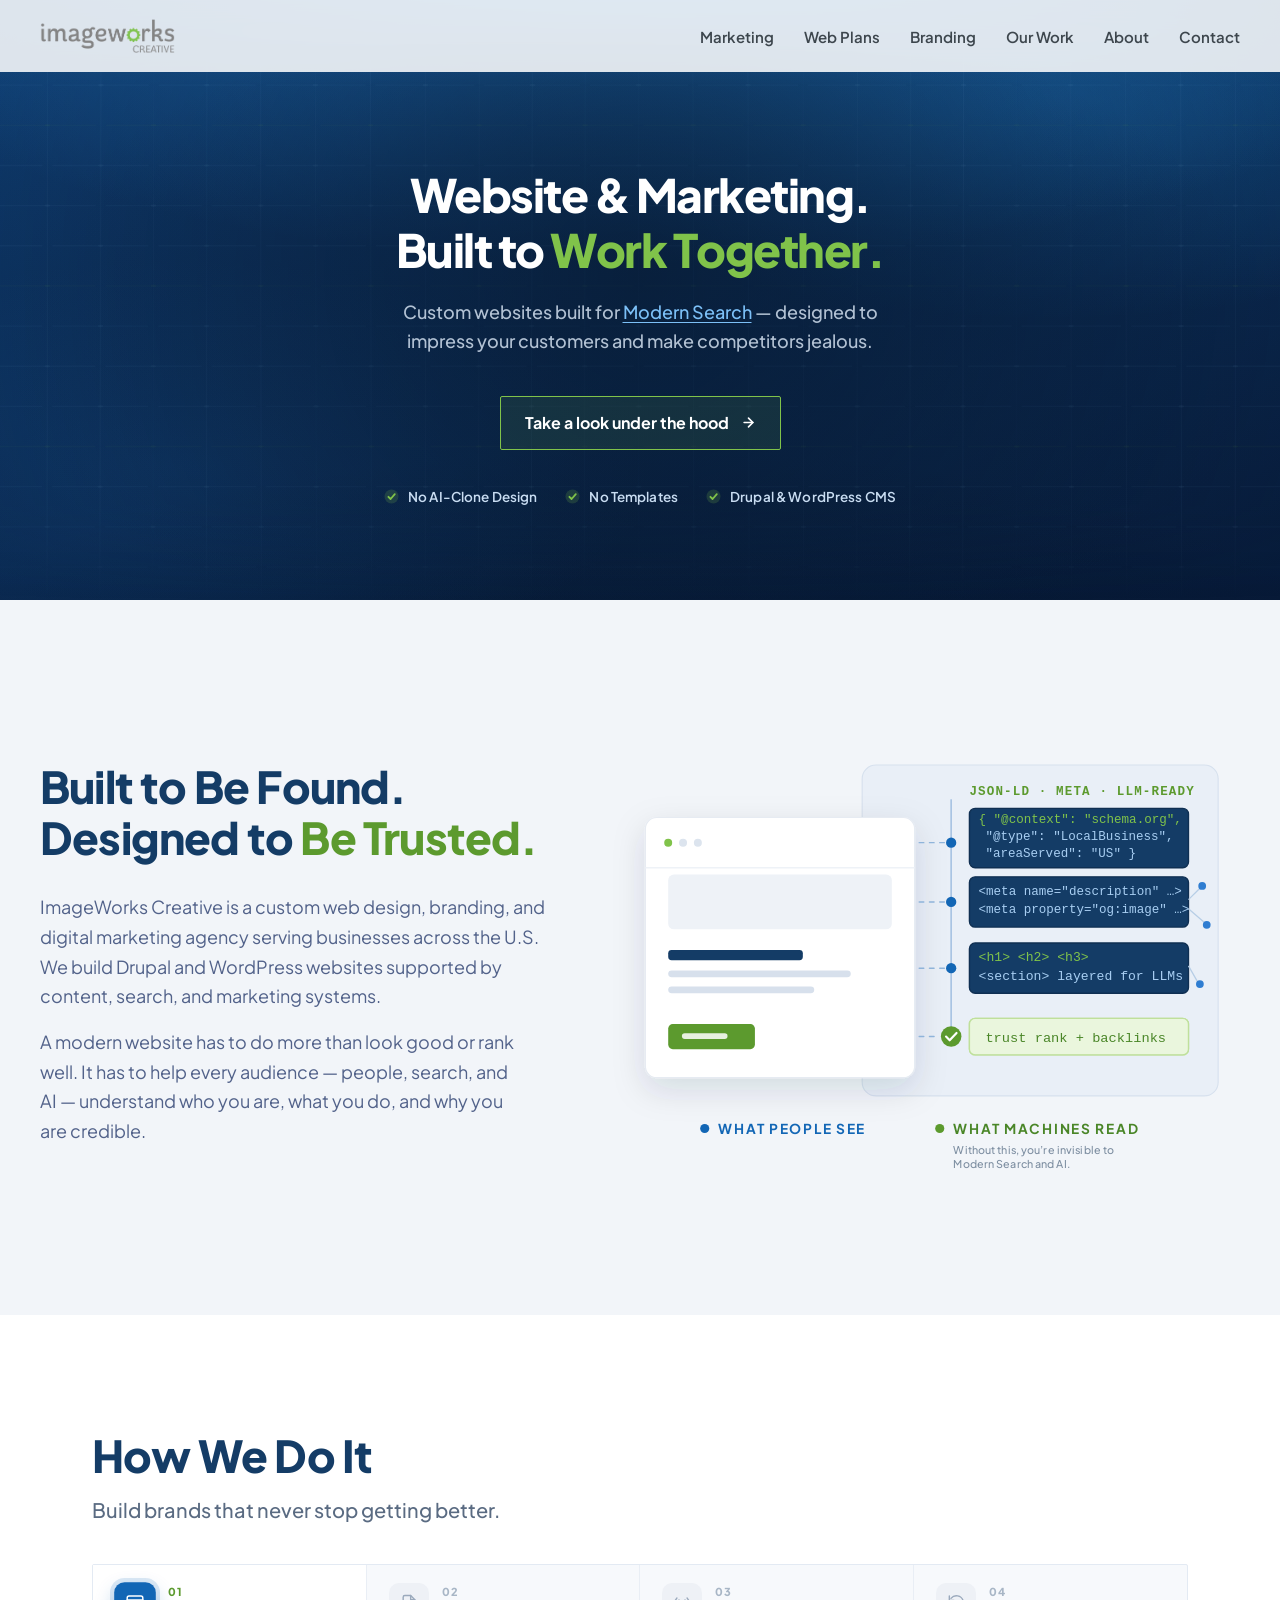
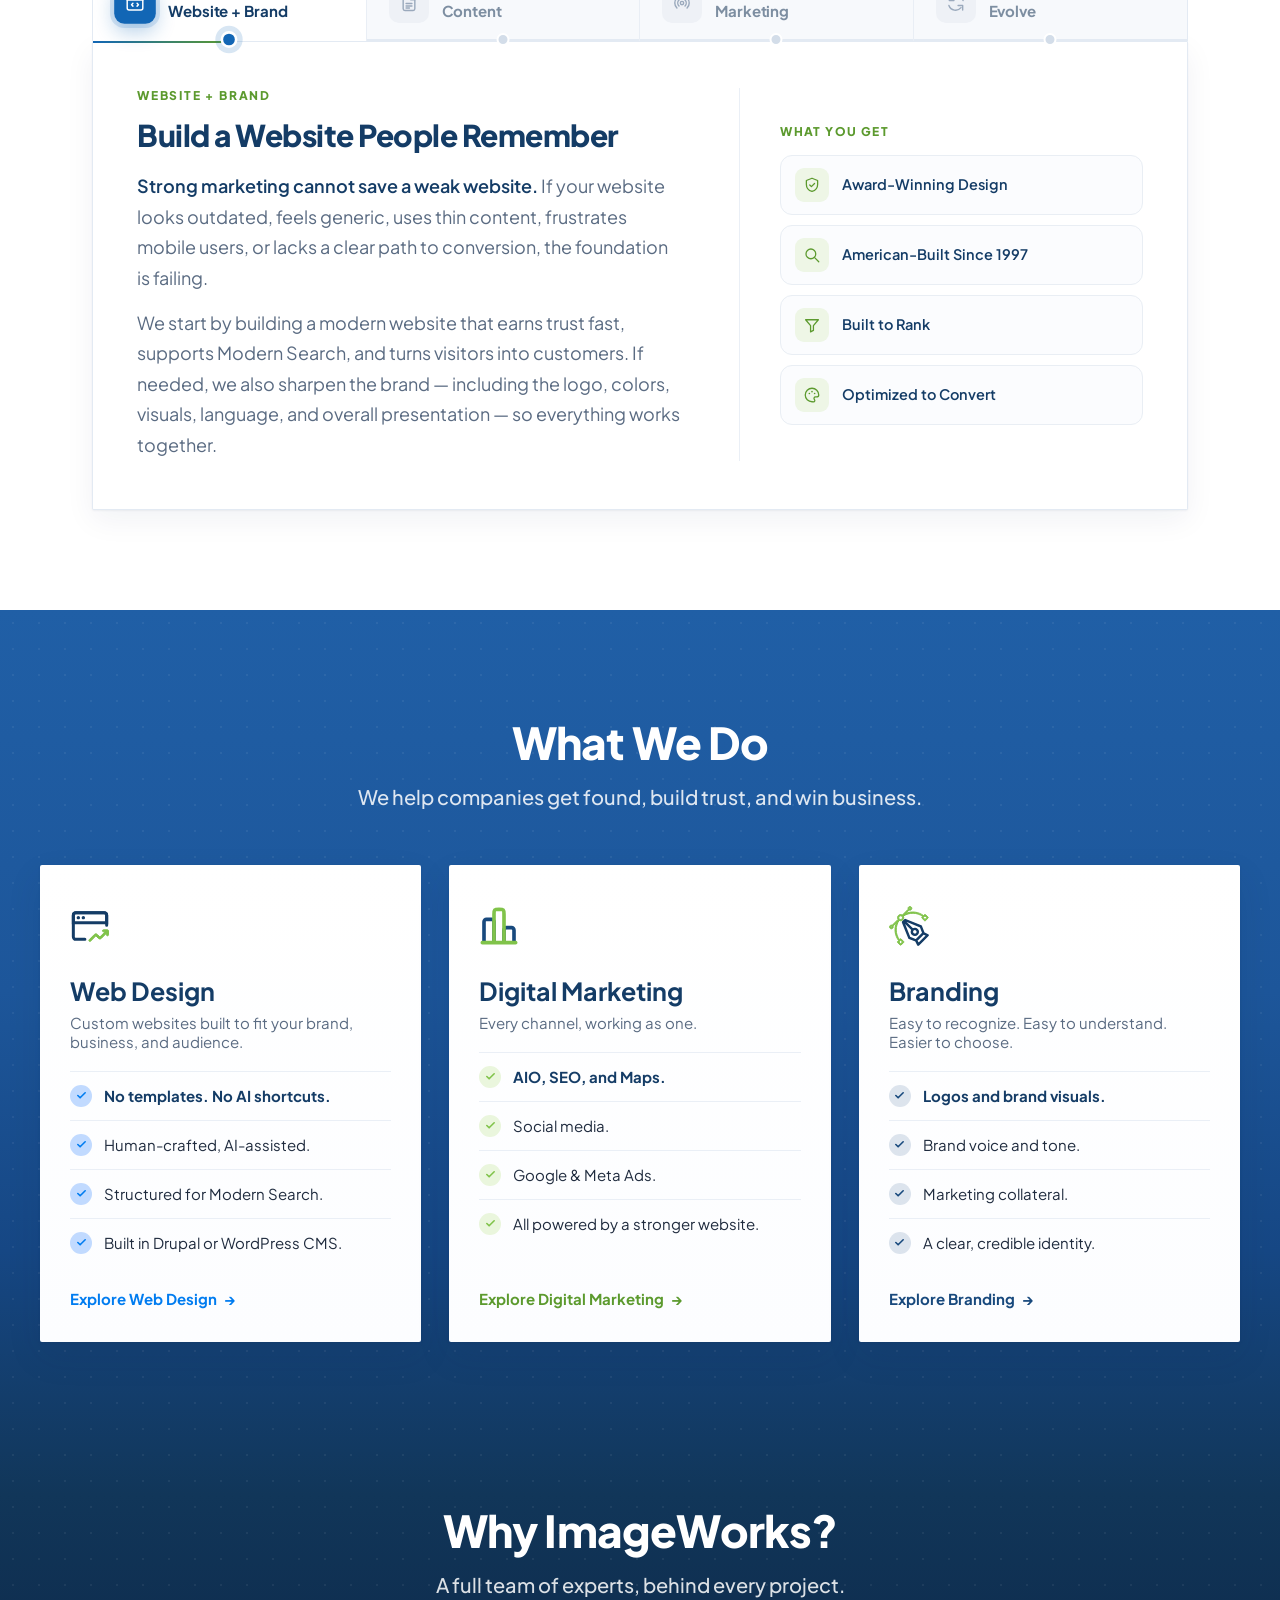
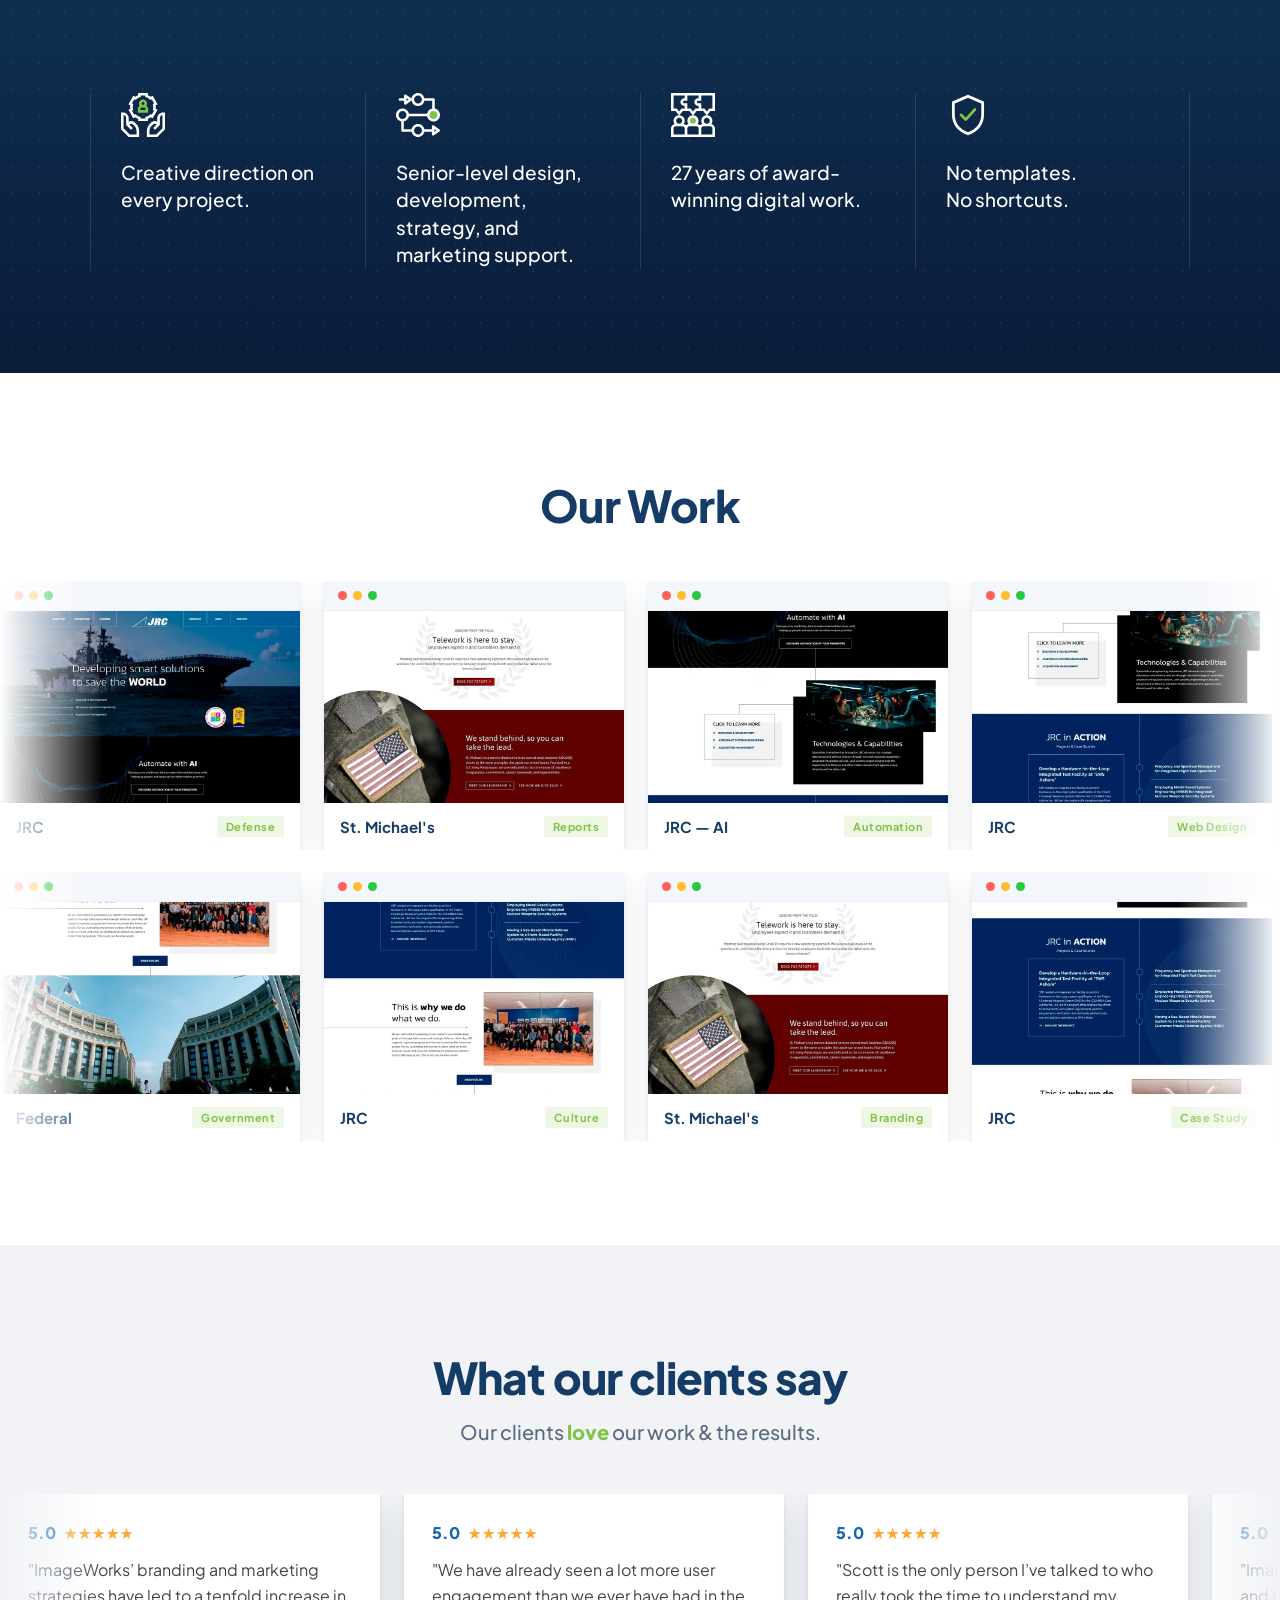
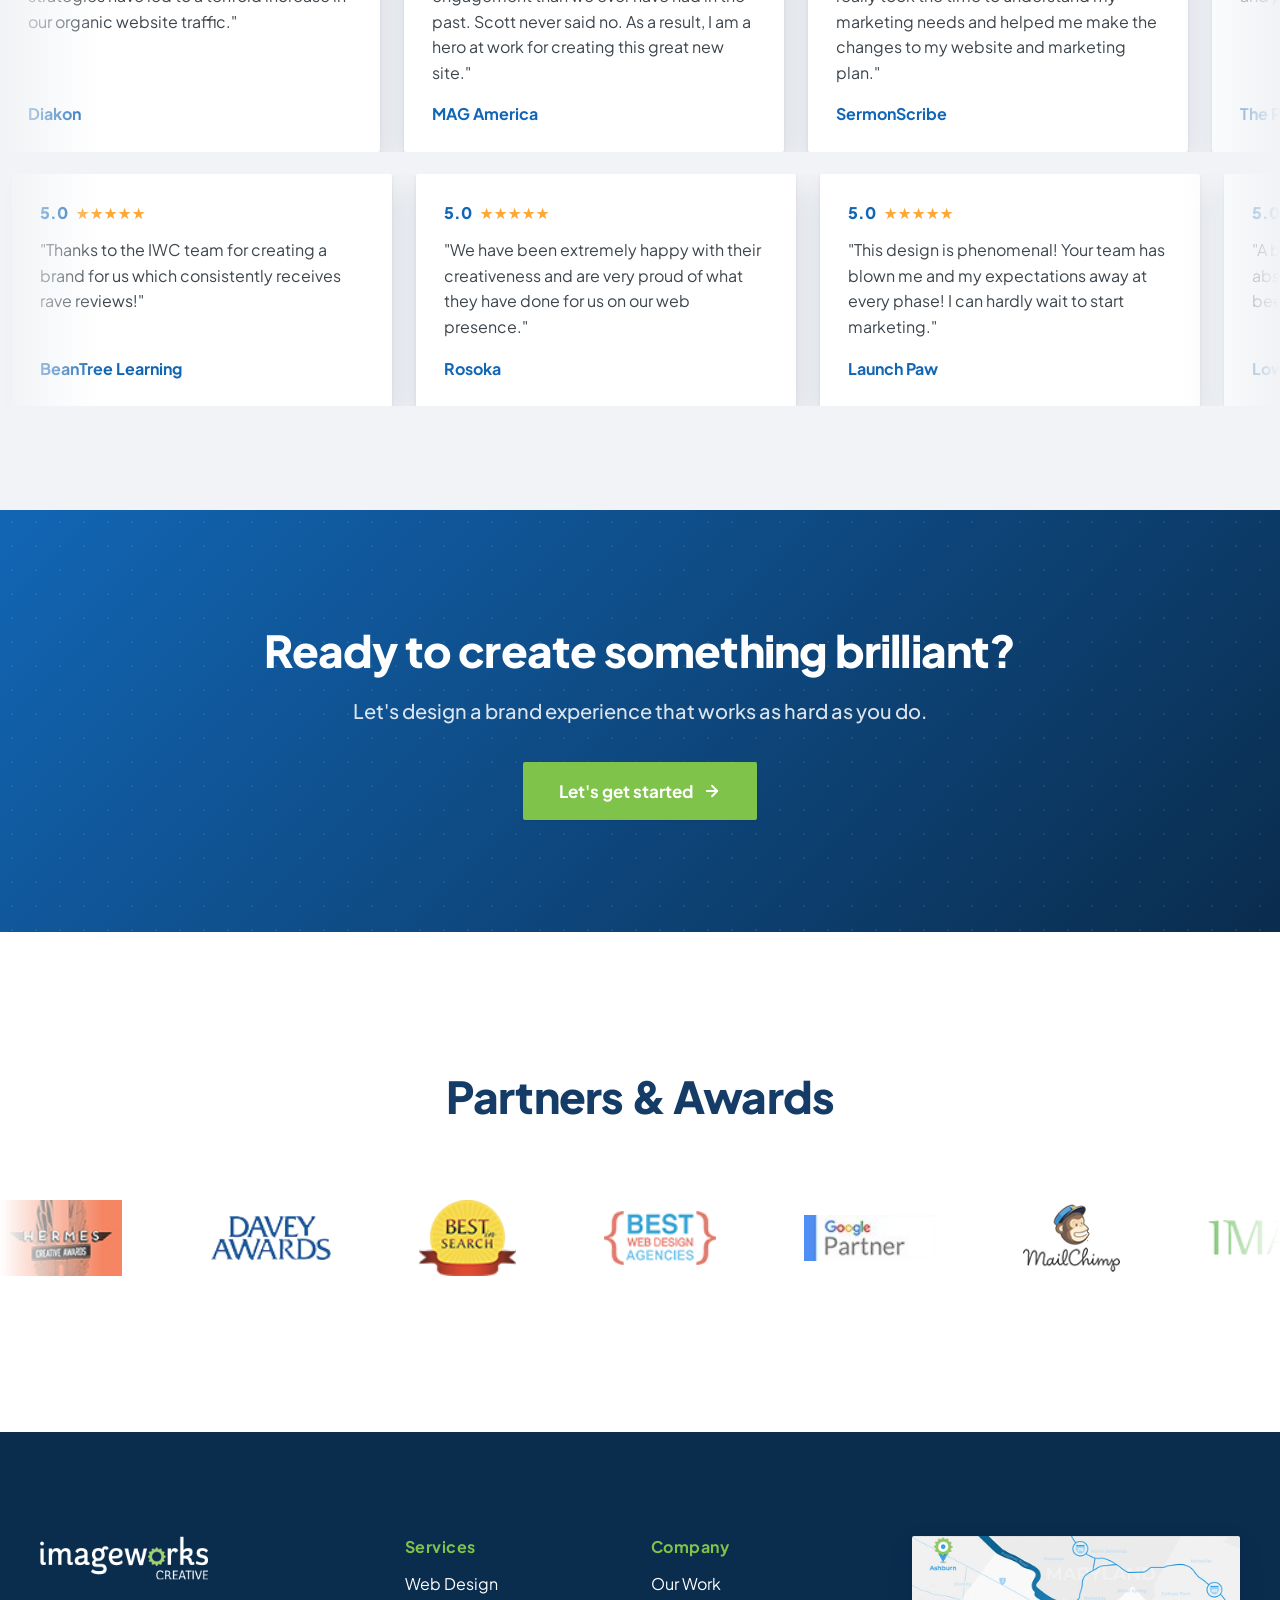
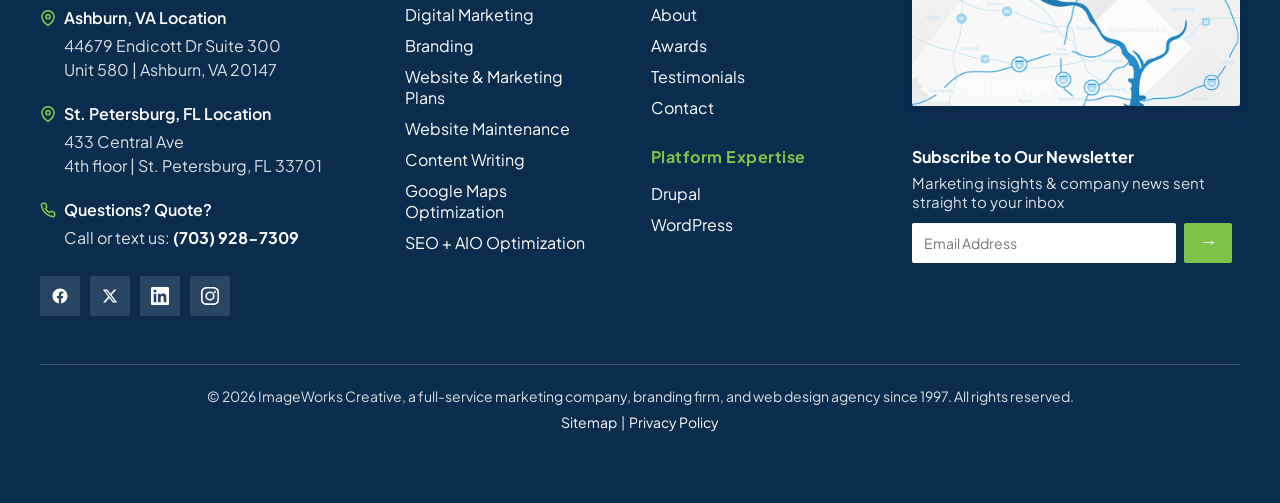
<file: index.html>
<!DOCTYPE html>
<html lang="en">
<head>
<meta charset="utf-8">
<meta name="viewport" content="width=device-width, initial-scale=1">
<title>ImageWorks Creative</title>
<link rel="preconnect" href="https://fonts.googleapis.com">
<link rel="preconnect" href="https://fonts.gstatic.com" crossorigin>
<link href="https://fonts.googleapis.com/css2?family=Plus+Jakarta+Sans:ital,wght@0,400;0,500;0,600;0,700;0,800;1,400&display=swap" rel="stylesheet">
<link rel="stylesheet" href="styles.css">
</head>
<body>
<div style="position:relative;width:100%;overflow-x:hidden;background:#fff;">

<!-- ===================== NAV ===================== -->
<nav data-nav style="position:absolute;top:0;left:0;width:100%;height:72px;z-index:120;display:flex;align-items:center;justify-content:space-between;padding:0 40px;background:rgba(255,255,255,.86);backdrop-filter:blur(14px);-webkit-backdrop-filter:blur(14px);transition:box-shadow .35s ease,background .35s ease;">
  <a href="#top" style="display:flex;align-items:center;text-decoration:none;">
    <img src="assets/logo.png" alt="ImageWorks Creative" style="height:34px;width:auto;display:block;"/>
  </a>
  <!-- every item is a plain link now, so they all sit on one evenly spaced row -->
  <div style="display:flex;align-items:center;gap:30px;">
    <a class="iw-link" href="#work" style="font-size:15px;font-weight:600;color:#3d464d;">Marketing</a>
    <a class="iw-link" href="#work" style="font-size:15px;font-weight:600;color:#3d464d;">Web Plans</a>
    <a class="iw-link" href="#work" style="font-size:15px;font-weight:600;color:#3d464d;">Branding</a>
    <a class="iw-link" href="#work" style="font-size:15px;font-weight:600;color:#3d464d;">Our Work</a>
    <a class="iw-link" href="#why" style="font-size:15px;font-weight:600;color:#3d464d;">About</a>
    <a class="iw-link" href="#cta" style="font-size:15px;font-weight:600;color:#3d464d;">Contact</a>
  </div>
</nav>

<!-- ===================== HERO — navy + animated tech mesh ===================== -->
<header id="top" data-hero class="iw-hero">

  <!-- full-bleed tech mesh: a wire grid that undulates slowly and reacts to the cursor -->
  <canvas class="iwh-mesh" data-mesh aria-hidden="true"></canvas>

  <div class="iwh-center">
    <h1 class="iwh-h1">
      <span class="iwh-line"><span class="iwh-up" style="--d:.08s">Website &amp; Marketing.</span></span>
      <span class="iwh-line"><span class="iwh-up" style="--d:.26s">Built to</span> <span class="iwh-hi" data-type>Work Together.</span></span>
    </h1>
    <p class="iwh-sub">Custom websites built for <span class="iwh-ms">Modern Search</span> — designed to impress your customers and make competitors jealous.</p>
    <a class="iw-btn iwh-cta" href="#work">Take a look under the hood<svg width="15" height="15" viewBox="0 0 24 24" fill="none" stroke="#fff" stroke-width="2.6" stroke-linecap="round" stroke-linejoin="round"><line x1="5" y1="12" x2="19" y2="12"/><polyline points="12 5 19 12 12 19"/></svg></a>

    <!-- trust mini-bar -->
    <div class="iwh-trust" style="display:flex;justify-content:center;align-items:center;gap:28px;margin-top:38px;flex-wrap:wrap;">
      <div style="display:flex;align-items:center;gap:9px;">
        <svg width="15" height="15" viewBox="0 0 15 15" aria-hidden="true"><circle cx="7.5" cy="7.5" r="7" fill="rgba(128,195,74,.18)"/><path d="M4.4 7.8 L6.6 10 L10.8 5.2" stroke="#80C34A" stroke-width="1.8" fill="none" stroke-linecap="round" stroke-linejoin="round"/></svg>
        <span style="font-size:13.5px;font-weight:600;color:#c9ddf2;letter-spacing:.01em;">No AI-Clone Design</span>
      </div>
      <div style="display:flex;align-items:center;gap:9px;">
        <svg width="15" height="15" viewBox="0 0 15 15" aria-hidden="true"><circle cx="7.5" cy="7.5" r="7" fill="rgba(128,195,74,.18)"/><path d="M4.4 7.8 L6.6 10 L10.8 5.2" stroke="#80C34A" stroke-width="1.8" fill="none" stroke-linecap="round" stroke-linejoin="round"/></svg>
        <span style="font-size:13.5px;font-weight:600;color:#c9ddf2;letter-spacing:.01em;">No Templates</span>
      </div>
      <div style="display:flex;align-items:center;gap:9px;">
        <svg width="15" height="15" viewBox="0 0 15 15" aria-hidden="true"><circle cx="7.5" cy="7.5" r="7" fill="rgba(128,195,74,.18)"/><path d="M4.4 7.8 L6.6 10 L10.8 5.2" stroke="#80C34A" stroke-width="1.8" fill="none" stroke-linecap="round" stroke-linejoin="round"/></svg>
        <span style="font-size:13.5px;font-weight:600;color:#c9ddf2;letter-spacing:.01em;">Drupal &amp; WordPress CMS</span>
      </div>
    </div>
  </div>
</header>

<!-- ===================== INTRO STATEMENT (below hero) ===================== -->
<section style="position:relative;background:#f2f5f9;padding:108px 40px 116px;overflow:hidden;">
  <div class="iw-reveal" style="position:relative;max-width:1240px;margin:0 auto;">
    <div class="iw-intro-grid" style="display:grid;grid-template-columns:1fr 1.2fr;gap:60px;align-items:center;">
      <div>
        <h2 style="margin:0 0 30px;text-align:left;font-size:44px;line-height:1.15;font-weight:800;letter-spacing:-.8px;color:#143c66;">Built to Be Found.<br>Designed to <span style="color:#5c9a2e;">Be Trusted.</span></h2>
        <p style="margin:0;font-size:18px;line-height:1.65;color:#52628a;text-wrap:pretty;max-width:520px;">ImageWorks Creative is a custom web design, branding, and digital marketing agency serving businesses across the U.S. We build Drupal and WordPress websites supported by content, search, and marketing systems.</p>
        <p style="margin:16px 0 0;font-size:18px;line-height:1.65;color:#52628a;text-wrap:pretty;max-width:520px;">A modern website has to do more than look good or rank well. It has to help every audience &mdash; people, search, and AI &mdash; understand who you are, what you do, and why you are credible.</p>
      </div>
      <!-- The same page, read twice: the site as a person sees it, and the
           machine-readable structure standing behind it. The dashed rungs pair
           each visible block with its structured counterpart — that pairing is
           the whole point, so nothing is drawn that doesn't serve it. -->
      <div class="iw-illus" style="display:flex;justify-content:center;align-self:center;">
        <svg class="iw-sem" width="100%" viewBox="0 0 545 430" fill="none" xmlns="http://www.w3.org/2000/svg" style="max-width:640px;height:auto;display:block;overflow:visible;" role="img" aria-label="The same web page read two ways: on the left, the site as a person sees it; behind it, the same page as machines read it — structured blocks on a spine, with metadata attached above, entities branching off, and a verified trust mark at the end. Dashed lines pair each visible block with its structured counterpart.">
          <defs>
            <filter id="iwSemCard" x="-30%" y="-30%" width="160%" height="180%">
              <feDropShadow dx="0" dy="10" stdDeviation="14" flood-color="#0d2748" flood-opacity="0.13"/>
            </filter>
            <filter id="iwSemChip" x="-40%" y="-60%" width="180%" height="240%">
              <feDropShadow dx="0" dy="3" stdDeviation="4" flood-color="#0d2748" flood-opacity="0.10"/>
            </filter>
          </defs>

          <!-- ---------- the machine layer, standing behind ---------- -->
          <!-- the machine-read panel: top and right eased out a touch so the caption
               and the JSON blocks aren't jammed against the edge (left/bottom fixed) -->
          <rect x="214" y="50" width="312" height="290" rx="12" fill="#e9eff7" stroke="#d7e1ee" stroke-width="1"/>



          <!-- technical caption: signals the stack to non-technical readers -->
          <text x="308" y="76" font-family="ui-monospace, 'SF Mono', Consolas, monospace" font-size="11" font-weight="700" letter-spacing="1" fill="#5c9a2e">JSON-LD &#183; META &#183; LLM-READY</text>

          <!-- the spine: the page's structure, top to bottom -->
          <line x1="292" y1="80" x2="292" y2="288" stroke="#a9c4e3" stroke-width="1.5"/>

          <!-- structured blocks — each one mirrors a block of the real page -->
          <g stroke="#0f2f52" stroke-width="1.2">
            <rect x="308" y="88" width="192" height="52" rx="5" fill="#143c66"/>
            <rect x="308" y="148" width="192" height="44" rx="5" fill="#143c66"/>
            <rect x="308" y="206" width="192" height="44" rx="5" fill="#143c66"/>
          </g>
          <g stroke="#bfe09b" stroke-width="1.2">
            <rect x="308" y="272" width="192" height="32" rx="5" fill="#eaf6dd"/>
          </g>
          <g font-family="ui-monospace, 'SF Mono', Consolas, monospace" font-size="11.5">
            <text x="316" y="101" fill="#80C34A" font-size="11">{ "@context": "schema.org",</text>
            <text x="322" y="116" fill="#a8cef2" font-size="11">"@type": "LocalBusiness",</text>
            <text x="322" y="131" fill="#a8cef2" font-size="11">"areaServed": "US" }</text>
            <text x="316" y="164" fill="#a8cef2" font-size="11">&lt;meta name="description" &hellip;&gt;</text>
            <text x="316" y="180" fill="#a8cef2" font-size="11">&lt;meta property="og:image" &hellip;&gt;</text>
            <text x="316" y="222" fill="#80C34A">&lt;h1&gt; &lt;h2&gt; &lt;h3&gt;</text>
            <text x="316" y="238" fill="#a8cef2">&lt;section&gt; layered for LLMs</text>
          </g>
          <!-- the trust block reads green: a credible, verified page -->
          <rect x="308" y="272" width="192" height="32" rx="5" fill="#eaf6dd" stroke="#bfe09b" stroke-width="1.2"/>
          <text x="322" y="293" font-family="ui-monospace, 'SF Mono', Consolas, monospace" font-size="12" fill="#4a8628">trust rank + backlinks</text>

          <!-- spine nodes -->
          <g fill="#1266b5">
            <circle cx="292" cy="118" r="4.5"/>
            <circle cx="292" cy="170" r="4.5"/>
            <circle cx="292" cy="228" r="4.5"/>
          </g>
          <!-- credibility: the signal the whole structure adds up to -->
          <g class="iw-sem-check">
            <circle cx="292" cy="288" r="9" fill="#5c9a2e"/>
            <path d="M287.5 288 l3.2 3.2 l6 -6.4" stroke="#ffffff" stroke-width="1.9" stroke-linecap="round" stroke-linejoin="round"/>
          </g>

          <!-- entities lifted out of the content -->
          <g>
            <path d="M500 168 L510 158 M500 176 L514 188 M500 226 L508 240" stroke="#b7cee6" stroke-width="1.1"/>
            <circle cx="512" cy="156" r="3.4" fill="#2f7dd1"/>
            <circle cx="516" cy="190" r="3.4" fill="#2f7dd1"/>
            <circle cx="510" cy="242" r="3.4" fill="#2f7dd1"/>
          </g>

          <!-- ---------- the page itself, in front ---------- -->
          <g filter="url(#iwSemCard)">
            <rect x="24" y="96" width="236" height="228" rx="10" fill="#ffffff" stroke="#e6ebf2" stroke-width="1"/>
          </g>
          <line x1="24" y1="140" x2="260" y2="140" stroke="#eef2f7" stroke-width="1.5"/>
          <circle cx="44" cy="118" r="3.5" fill="#80c34a"/>
          <circle cx="57" cy="118" r="3.5" fill="#dce4ee"/>
          <circle cx="70" cy="118" r="3.5" fill="#dce4ee"/>
          <rect x="44" y="146" width="196" height="48" rx="5" fill="#eef2f7"/>
          <rect x="44" y="212" width="118" height="9" rx="3" fill="#143c66"/>
          <rect x="44" y="230" width="160" height="6" rx="3" fill="#d7e0ec"/>
          <rect x="44" y="244" width="128" height="6" rx="3" fill="#d7e0ec"/>
          <rect x="44" y="277" width="76" height="22" rx="4" fill="#5c9a2e"/>
          <rect x="56" y="285" width="40" height="5" rx="2.5" fill="rgba(255,255,255,.85)"/>

          <!-- ---------- the pairing: every visible block has a machine-readable twin ---------- -->
          <g class="iw-sem-rungs" stroke="#8fb4da" stroke-width="1.3" stroke-linecap="round">
            <line class="iw-sem-flow" x1="264" y1="118" x2="286" y2="118"/>
            <line class="iw-sem-flow" x1="264" y1="170" x2="286" y2="170"/>
            <line class="iw-sem-flow" x1="264" y1="228" x2="286" y2="228"/>
            <line class="iw-sem-flow" x1="264" y1="288" x2="282" y2="288"/>
          </g>

          <circle cx="76" cy="368.5" r="4" fill="#1266b5"/>
          <text class="iw-sem-label" x="88" y="373" fill="#1266b5">WHAT PEOPLE SEE</text>
          <circle cx="282" cy="368.5" r="4" fill="#5c9a2e"/>
          <text class="iw-sem-label" x="294" y="373" fill="#4a8628">WHAT MACHINES READ</text>
          <!-- the stakes, in a quiet aside under the machine label -->
          <text x="294" y="391" font-size="9.4" font-weight="500" fill="#7d8ea1" style="letter-spacing:.1px;"><tspan x="294">Without this, you&rsquo;re invisible to</tspan><tspan x="294" dy="12.4">Modern Search and AI.</tspan></text>
        </svg>
      </div>
    </div>
  </div>
</section>

<!-- ===================== HOW WE DO IT (process) ===================== -->
<section style="position:relative;background:#ffffff;padding:112px 0 100px;overflow:hidden;">
  <div style="max-width:1176px;margin:0 auto 42px;padding:0 40px;display:flex;align-items:flex-end;justify-content:space-between;gap:24px;flex-wrap:wrap;">
    <div>
      <h2 class="iw-reveal" style="margin:0;font-size:44px;font-weight:800;letter-spacing:-.8px;color:#143c66;text-wrap:balance;">How We Do It</h2>
      <p class="iw-reveal" style="margin:14px 0 0;font-size:20px;font-weight:500;color:#5a6b82;">Build brands that never stop getting better.</p>
    </div>
  </div>

  <!-- The four steps are a sequence, so the tab strip is built as a rail: each
       step is a station, and the green line runs up to the one you're on. The
       numbering earns its place — it's the order of the work, not decoration. -->
  <div class="iw-reveal iw-steps" data-steps>
    <div class="iw-steps-tabs" role="tablist" aria-label="Our process">
      <button type="button" class="iw-steps-tab is-active is-done" role="tab" id="iw-tab-1" aria-controls="iw-panel-1" aria-selected="true" data-i="0">
        <span class="iw-steps-tile" aria-hidden="true"><svg viewBox="0 0 24 24" fill="none" stroke="currentColor" stroke-width="1.7" stroke-linecap="round" stroke-linejoin="round"><rect x="3" y="4" width="18" height="16" rx="2.2"/><path d="M3 8.5h18"/><path d="M9.6 12.4 8 14l1.6 1.6"/><path d="M14.4 12.4 16 14l-1.6 1.6"/></svg></span>
        <span class="iw-steps-txt"><span class="iw-steps-n">01</span><span class="iw-steps-l">Website + Brand</span></span>
      </button>
      <button type="button" class="iw-steps-tab" role="tab" id="iw-tab-2" aria-controls="iw-panel-2" aria-selected="false" tabindex="-1" data-i="1">
        <span class="iw-steps-tile" aria-hidden="true"><svg viewBox="0 0 24 24" fill="none" stroke="currentColor" stroke-width="1.7" stroke-linecap="round" stroke-linejoin="round"><path d="M14 3H7a2 2 0 0 0-2 2v14a2 2 0 0 0 2 2h10a2 2 0 0 0 2-2V8z"/><path d="M14 3v5h5"/><path d="M8.5 12.5h7M8.5 15.5h7M8.5 18h4"/></svg></span>
        <span class="iw-steps-txt"><span class="iw-steps-n">02</span><span class="iw-steps-l">Content</span></span>
      </button>
      <button type="button" class="iw-steps-tab" role="tab" id="iw-tab-3" aria-controls="iw-panel-3" aria-selected="false" tabindex="-1" data-i="2">
        <span class="iw-steps-tile" aria-hidden="true"><svg viewBox="0 0 24 24" fill="none" stroke="currentColor" stroke-width="1.7" stroke-linecap="round" stroke-linejoin="round"><circle cx="12" cy="12" r="2"/><path d="M8.4 8.4a5.1 5.1 0 0 0 0 7.2"/><path d="M15.6 8.4a5.1 5.1 0 0 1 0 7.2"/><path d="M5.9 5.9a8.6 8.6 0 0 0 0 12.2"/><path d="M18.1 5.9a8.6 8.6 0 0 1 0 12.2"/></svg></span>
        <span class="iw-steps-txt"><span class="iw-steps-n">03</span><span class="iw-steps-l">Marketing</span></span>
      </button>
      <button type="button" class="iw-steps-tab" role="tab" id="iw-tab-4" aria-controls="iw-panel-4" aria-selected="false" tabindex="-1" data-i="3">
        <span class="iw-steps-tile" aria-hidden="true"><svg viewBox="0 0 24 24" fill="none" stroke="currentColor" stroke-width="1.7" stroke-linecap="round" stroke-linejoin="round"><path d="M20.5 9A8.5 8.5 0 0 0 6 6.4"/><polyline points="4 3.5 4 9 9.5 9"/><path d="M3.5 15A8.5 8.5 0 0 0 18 17.6"/><polyline points="20 20.5 20 15 14.5 15"/></svg></span>
        <span class="iw-steps-txt"><span class="iw-steps-n">04</span><span class="iw-steps-l">Evolve</span></span>
      </button>
      <span class="iw-steps-fill" data-steps-fill aria-hidden="true"></span>
    </div>

    <div class="iw-steps-panels">

      <div class="iw-steps-panel is-active" role="tabpanel" id="iw-panel-1" aria-labelledby="iw-tab-1">
        <div class="iw-steps-copy">
          <div class="iw-steps-eyebrow">Website + Brand</div>
          <h3 class="iw-steps-title">Build a Website People Remember</h3>
          <p class="iw-steps-body"><span style="font-weight:600;color:#143c66;">Strong marketing cannot save a weak website.</span> If your website looks outdated, feels generic, uses thin content, frustrates mobile users, or lacks a clear path to conversion, the foundation is failing.</p>
          <p class="iw-steps-body">We start by building a modern website that earns trust fast, supports Modern Search, and turns visitors into customers. If needed, we also sharpen the brand — including the logo, colors, visuals, language, and overall presentation — so everything works together.</p>
        </div>
        <div class="iw-steps-out">
          <ul class="iw-steps-list">
            <!-- shield: trust, earned fast -->
            <li><span class="iw-steps-ic"><svg width="18" height="18" viewBox="0 0 24 24" fill="none" stroke="#5c9a2e" stroke-width="1.7" stroke-linecap="round" stroke-linejoin="round"><path d="M12 3l7.5 3v5.2c0 4.5-3.2 8-7.5 9.3-4.3-1.3-7.5-4.8-7.5-9.3V6z"/><polyline points="9 12 11.2 14.2 15.4 10"/></svg></span><span>Award-Winning Design</span></li>
            <!-- magnifier: Modern Search -->
            <li><span class="iw-steps-ic"><svg width="18" height="18" viewBox="0 0 24 24" fill="none" stroke="#5c9a2e" stroke-width="1.7" stroke-linecap="round" stroke-linejoin="round"><circle cx="10.5" cy="10.5" r="6.5"/><line x1="15.5" y1="15.5" x2="21" y2="21"/></svg></span><span>American-Built Since 1997</span></li>
            <!-- funnel: visitors narrowing into customers -->
            <li><span class="iw-steps-ic"><svg width="18" height="18" viewBox="0 0 24 24" fill="none" stroke="#5c9a2e" stroke-width="1.7" stroke-linecap="round" stroke-linejoin="round"><path d="M3.5 5h17l-6.6 7.8v6.4l-3.8 2v-8.4z"/></svg></span><span>Built to Rank</span></li>
            <!-- palette: the brand's visual language -->
            <li><span class="iw-steps-ic"><svg width="18" height="18" viewBox="0 0 24 24" fill="none" stroke="#5c9a2e" stroke-width="1.7" stroke-linecap="round" stroke-linejoin="round"><path d="M12 21a9 9 0 1 1 9-9c0 2-1.6 2.6-3 2.6h-1.4a2 2 0 0 0-1.3 3.5 1.8 1.8 0 0 1-1.2 3z"/><circle cx="8.5" cy="10" r="1.1" fill="#5c9a2e" stroke="none"/><circle cx="12" cy="7.5" r="1.1" fill="#5c9a2e" stroke="none"/><circle cx="15.5" cy="10" r="1.1" fill="#5c9a2e" stroke="none"/></svg></span><span>Optimized to Convert</span></li>
          </ul>
        </div>
      </div>

      <div class="iw-steps-panel" role="tabpanel" id="iw-panel-2" aria-labelledby="iw-tab-2">
        <div class="iw-steps-copy">
          <div class="iw-steps-eyebrow">Content</div>
          <h3 class="iw-steps-title">Content That Resonates</h3>
          <p class="iw-steps-body">Once the foundation is right, the content has to do more than fill pages or chase keywords. It should educate, build trust, show expertise, support search, strengthen local signals, position the business better, and make it easier to choose.</p>
          <p class="iw-steps-body">Old content written 2+ years ago won't work today.</p>
        </div>
        <div class="iw-steps-out">
          <ul class="iw-steps-list">
            <!-- open book: content that teaches -->
            <li><span class="iw-steps-ic"><svg width="18" height="18" viewBox="0 0 24 24" fill="none" stroke="#5c9a2e" stroke-width="1.7" stroke-linecap="round" stroke-linejoin="round"><path d="M12 7.5v12"/><path d="M3 5.5h5.5A3.5 3.5 0 0 1 12 9v10.5a3 3 0 0 0-3-3H3z"/><path d="M21 5.5h-5.5A3.5 3.5 0 0 0 12 9v10.5a3 3 0 0 1 3-3h6z"/></svg></span><span>Educates and Builds Trust</span></li>
            <!-- medal: expertise, made visible -->
            <li><span class="iw-steps-ic"><svg width="18" height="18" viewBox="0 0 24 24" fill="none" stroke="#5c9a2e" stroke-width="1.7" stroke-linecap="round" stroke-linejoin="round"><circle cx="12" cy="9" r="5.5"/><path d="M8.6 13.7L7 21l5-2.6L17 21l-1.6-7.3"/></svg></span><span>Boosts SEO and AIO</span></li>
            <!-- map pin: local signals -->
            <li><span class="iw-steps-ic"><svg width="18" height="18" viewBox="0 0 24 24" fill="none" stroke="#5c9a2e" stroke-width="1.7" stroke-linecap="round" stroke-linejoin="round"><path d="M12 21.5s7-6.2 7-11.3A7 7 0 1 0 5 10.2c0 5.1 7 11.3 7 11.3z"/><circle cx="12" cy="10" r="2.6"/></svg></span><span>Sharpens Your Position</span></li>
            <!-- pointer: the moment someone chooses you -->
            <li><span class="iw-steps-ic"><svg width="18" height="18" viewBox="0 0 24 24" fill="none" stroke="#5c9a2e" stroke-width="1.7" stroke-linecap="round" stroke-linejoin="round"><path d="M6 3.2l12.5 7.6-5.6 1.4 3.2 5.6-2.6 1.5-3.2-5.6-4.3 3.9z"/></svg></span><span>Drives Conversions</span></li>
          </ul>
        </div>
      </div>

      <div class="iw-steps-panel" role="tabpanel" id="iw-panel-3" aria-labelledby="iw-tab-3">
        <div class="iw-steps-copy">
          <div class="iw-steps-eyebrow">Marketing</div>
          <h3 class="iw-steps-title">The Right Marketing, for the Right Audience</h3>
          <p class="iw-steps-body">Once the brand, website, and content are strong, we put the right marketing and message in front of the people who actually matter to your business.</p>
          <p class="iw-steps-body">For some businesses, that means more visibility, leads, reviews, ads, and local reach. For others, it means stronger positioning, credibility, sales support, recruiting, and a brand that helps win bigger opportunities.</p>
        </div>
        <div class="iw-steps-out">
          <ul class="iw-steps-list">
            <!-- eye: being seen -->
            <li><span class="iw-steps-ic"><svg width="18" height="18" viewBox="0 0 24 24" fill="none" stroke="#5c9a2e" stroke-width="1.7" stroke-linecap="round" stroke-linejoin="round"><path d="M2 12s3.8-6.5 10-6.5S22 12 22 12s-3.8 6.5-10 6.5S2 12 2 12z"/><circle cx="12" cy="12" r="2.6"/></svg></span><span>SEO + AI Optimization</span></li>
            <!-- megaphone: ads carrying the message out -->
            <li><span class="iw-steps-ic"><svg width="18" height="18" viewBox="0 0 24 24" fill="none" stroke="#5c9a2e" stroke-width="1.7" stroke-linecap="round" stroke-linejoin="round"><path d="M4 9.5h2.8L14 5v14l-7.2-4.5H4a1 1 0 0 1-1-1v-3a1 1 0 0 1 1-1z"/><path d="M17.5 9a4 4 0 0 1 0 6"/></svg></span><span>Google &amp; Meta Ads</span></li>
            <!-- target: positioning -->
            <li><span class="iw-steps-ic"><svg width="18" height="18" viewBox="0 0 24 24" fill="none" stroke="#5c9a2e" stroke-width="1.7" stroke-linecap="round" stroke-linejoin="round"><circle cx="12" cy="12" r="8.5"/><circle cx="12" cy="12" r="4"/><circle cx="12" cy="12" r="1.2" fill="#5c9a2e" stroke="none"/></svg></span><span>Google Maps Optimization</span></li>
            <!-- two people: sales support and recruiting -->
            <li><span class="iw-steps-ic"><svg width="18" height="18" viewBox="0 0 24 24" fill="none" stroke="#5c9a2e" stroke-width="1.7" stroke-linecap="round" stroke-linejoin="round"><circle cx="9" cy="8" r="3.4"/><path d="M2.5 20a6.5 6.5 0 0 1 13 0"/><path d="M16.5 5.2a3.4 3.4 0 0 1 0 5.6"/><path d="M18 14.4a6.5 6.5 0 0 1 3.5 5.6"/></svg></span><span>Social Media &amp; Reels</span></li>
          </ul>
        </div>
      </div>

      <div class="iw-steps-panel" role="tabpanel" id="iw-panel-4" aria-labelledby="iw-tab-4">
        <div class="iw-steps-copy">
          <div class="iw-steps-eyebrow">Evolve</div>
          <h3 class="iw-steps-title">Keep Improving. Nothing Is Ever Done, Done.</h3>
          <p class="iw-steps-body">People change. Search changes. AI changes. Competitors change. Your services, offers, reviews, photos, pages, and customer behavior all change too.</p>
          <p class="iw-steps-body">We start with a strong strategy, then improve from real data: calls, forms, analytics, heatmaps, rankings, conversions, and how customers actually use the site.</p>
        </div>
        <div class="iw-steps-out">
          <ul class="iw-steps-list">
            <!-- phone: the call that actually came in -->
            <li><span class="iw-steps-ic"><svg width="18" height="18" viewBox="0 0 24 24" fill="none" stroke="#5c9a2e" stroke-width="1.7" stroke-linecap="round" stroke-linejoin="round"><path d="M7 3.5l2.6.6 1 3.6-2.1 1.6a12.5 12.5 0 0 0 6.2 6.2l1.6-2.1 3.6 1 .6 2.6a1.8 1.8 0 0 1-1.9 2.2C10.4 20.6 3.4 13.6 4.8 5.4A1.8 1.8 0 0 1 7 3.5z"/></svg></span><span>Calls, forms, and conversions tracked</span></li>
            <!-- bars: analytics actually read -->
            <li><span class="iw-steps-ic"><svg width="18" height="18" viewBox="0 0 24 24" fill="none" stroke="#5c9a2e" stroke-width="1.7" stroke-linecap="round" stroke-linejoin="round"><line x1="3" y1="20.5" x2="21" y2="20.5"/><line x1="6.5" y1="20.5" x2="6.5" y2="12"/><line x1="12" y1="20.5" x2="12" y2="4.5"/><line x1="17.5" y1="20.5" x2="17.5" y2="9"/></svg></span><span>Analytics and heatmaps read, not just collected</span></li>
            <!-- climbing line: rankings over time -->
            <li><span class="iw-steps-ic"><svg width="18" height="18" viewBox="0 0 24 24" fill="none" stroke="#5c9a2e" stroke-width="1.7" stroke-linecap="round" stroke-linejoin="round"><polyline points="3 17 9 11 13 15 21 6.5"/><polyline points="15 6.5 21 6.5 21 12.5"/></svg></span><span>Rankings watched over time</span></li>
            <!-- loop: a strategy that keeps going round -->
            <li><span class="iw-steps-ic"><svg width="18" height="18" viewBox="0 0 24 24" fill="none" stroke="#5c9a2e" stroke-width="1.7" stroke-linecap="round" stroke-linejoin="round"><path d="M20.5 12a8.5 8.5 0 1 1-2.6-6.1"/><polyline points="20.5 3.5 20.5 8.5 15.5 8.5"/></svg></span><span>A strategy that adapts as things change</span></li>
          </ul>
        </div>
      </div>

    </div>
  </div>
</section>

<!-- ===================== WHAT WE DO + WHY (shared blue→navy gradient band) ===================== -->
<div class="iw-blueband">
<section style="position:relative;padding:104px 40px;background:transparent;overflow:hidden;">
  <div style="position:relative;max-width:1240px;margin:0 auto;">
    <div style="text-align:center;max-width:640px;margin:0 auto 56px;">
      <h2 class="iw-reveal" style="margin:0;font-size:44px;font-weight:800;letter-spacing:-.8px;color:#fff;">What We Do</h2>
      <p class="iw-reveal" style="margin:14px 0 0;font-size:20px;color:rgba(255,255,255,.85);font-weight:500;">We help companies get found, build trust, and win business.</p>
    </div>
    <div style="display:grid;grid-template-columns:repeat(3,1fr);gap:28px;">
      <div class="iw-reveal iw-card" style="display:flex;flex-direction:column;transition-delay:0ms;padding:34px 30px;border-radius:2px;background:linear-gradient(180deg,#fff,#fcfdff);box-shadow:0 1px 3px rgba(20,40,80,.08),0 14px 34px rgba(20,40,80,.1);">
        <div style="width:54px;height:54px;display:flex;align-items:center;justify-content:flex-start;"><svg width="40" height="40" viewBox="0 0 40 40" fill="none" xmlns="http://www.w3.org/2000/svg">
<path d="M14.8887 33.3334H5.83203C5.16899 33.3334 4.53311 33.07 4.06426 32.6012C3.59542 32.1323 3.33203 31.4965 3.33203 30.8334V9.16675C3.33203 8.50371 3.59542 7.86782 4.06426 7.39898C4.53311 6.93014 5.16899 6.66675 5.83203 6.66675H34.1654C34.8284 6.66675 35.4643 6.93014 35.9331 7.39898C36.402 7.86782 36.6654 8.50371 36.6654 9.16675V19.2159" stroke="#143C66" stroke-width="3" stroke-linecap="round" stroke-linejoin="round"></path>
<path d="M3.33203 9.16675C3.33203 8.50371 3.59542 7.86782 4.06426 7.39898C4.53311 6.93014 5.16899 6.66675 5.83203 6.66675H34.1654C34.8284 6.66675 35.4643 6.93014 35.9331 7.39898C36.402 7.86782 36.6654 8.50371 36.6654 9.16675V16.6667H3.33203V9.16675Z" stroke="#143C66" stroke-width="3"></path>
<path d="M19.1771 35.1275C18.9771 34.9275 18.8811 34.6902 18.8891 34.4155C18.8971 34.1408 18.9931 33.9115 19.1771 33.7275L24.4521 28.3775C24.8355 27.9942 25.3105 27.8025 25.8771 27.8025C26.4438 27.8025 26.9188 27.9942 27.3021 28.3775L29.8771 30.9775L35.0771 25.8275H33.4771C33.1938 25.8275 32.9565 25.7315 32.7651 25.5395C32.5738 25.3475 32.4778 25.1105 32.4771 24.8285C32.4765 24.5465 32.5725 24.3092 32.7651 24.1165C32.9578 23.9238 33.1951 23.8278 33.4771 23.8285H37.4771C37.7605 23.8285 37.9981 23.9245 38.1901 24.1165C38.3821 24.3085 38.4778 24.5458 38.4771 24.8285V28.8285C38.4771 29.1118 38.3811 29.3495 38.1891 29.5415C37.9971 29.7335 37.7598 29.8292 37.4771 29.8285C37.1945 29.8278 36.9571 29.7322 36.7651 29.5415C36.5731 29.3508 36.4771 29.1132 36.4771 28.8285V27.2285L31.3021 32.4025C30.9188 32.7858 30.4438 32.9775 29.8771 32.9775C29.3105 32.9775 28.8355 32.7858 28.4521 32.4025L25.8771 29.8275L20.5771 35.1275C20.3938 35.3108 20.1605 35.4025 19.8771 35.4025C19.5938 35.4025 19.3605 35.3108 19.1771 35.1275Z" fill="#80C34A" stroke="#80C34A"></path>
<path d="M6.66667 11.6668C6.66667 10.7464 7.41286 10.0002 8.33333 10.0002C9.25381 10.0002 10 10.7464 10 11.6668C10 12.5873 9.25381 13.3335 8.33333 13.3335C7.41286 13.3335 6.66667 12.5873 6.66667 11.6668Z" fill="#143C66"></path>
<path d="M11.6667 11.6668C11.6667 10.7464 12.4129 10.0002 13.3333 10.0002C14.2538 10.0002 15 10.7464 15 11.6668C15 12.5873 14.2538 13.3335 13.3333 13.3335C12.4129 13.3335 11.6667 12.5873 11.6667 11.6668Z" fill="#143C66"></path>
</svg></div>
        <h3 style="margin:22px 0 6px;font-size:25px;font-weight:700;color:#143c66;">Web Design</h3>
        <p style="margin:0 0 20px;font-size:15px;color:#5a6b82;">Custom websites built to fit your brand, business, and audience.</p>
        <ul style="list-style:none;margin:0;padding:0;display:flex;flex-direction:column;gap:0;">
          <li style="display:flex;align-items:center;gap:12px;padding:13px 0;border-top:1px solid #eaeff6;"><span style="width:22px;height:22px;border-radius:50%;background:#c1daff;display:flex;align-items:center;justify-content:center;flex-shrink:0;"><svg width="11" height="11" viewBox="0 0 24 24" fill="none" stroke="#007cf0" stroke-width="3.5" stroke-linecap="round" stroke-linejoin="round"><polyline points="20 6 9 17 4 12"/></svg></span><span style="font-size:15px;font-weight:700;color:#143c66;">No templates. No AI shortcuts.</span></li>
          <li style="display:flex;align-items:center;gap:12px;padding:13px 0;border-top:1px solid #eaeff6;"><span style="width:22px;height:22px;border-radius:50%;background:#c1daff;display:flex;align-items:center;justify-content:center;flex-shrink:0;"><svg width="11" height="11" viewBox="0 0 24 24" fill="none" stroke="#007cf0" stroke-width="3.5" stroke-linecap="round" stroke-linejoin="round"><polyline points="20 6 9 17 4 12"/></svg></span><span style="font-size:15px;color:#1f2b3e;">Human-crafted, AI-assisted.</span></li>
          <li style="display:flex;align-items:center;gap:12px;padding:13px 0;border-top:1px solid #eaeff6;"><span style="width:22px;height:22px;border-radius:50%;background:#c1daff;display:flex;align-items:center;justify-content:center;flex-shrink:0;"><svg width="11" height="11" viewBox="0 0 24 24" fill="none" stroke="#007cf0" stroke-width="3.5" stroke-linecap="round" stroke-linejoin="round"><polyline points="20 6 9 17 4 12"/></svg></span><span style="font-size:15px;color:#1f2b3e;">Structured for Modern Search.</span></li>
          <li style="display:flex;align-items:center;gap:12px;padding:13px 0;border-top:1px solid #eaeff6;"><span style="width:22px;height:22px;border-radius:50%;background:#c1daff;display:flex;align-items:center;justify-content:center;flex-shrink:0;"><svg width="11" height="11" viewBox="0 0 24 24" fill="none" stroke="#007cf0" stroke-width="3.5" stroke-linecap="round" stroke-linejoin="round"><polyline points="20 6 9 17 4 12"/></svg></span><span style="font-size:15px;color:#1f2b3e;">Built in Drupal or WordPress CMS.</span></li>
        </ul>
        <a class="iw-link iw-cta-link" href="#work" style="display:inline-flex;align-items:center;gap:7px;margin-top:auto;padding-top:22px;font-size:15px;font-weight:700;color:#007cf0;text-decoration:none;width:fit-content;">Explore Web Design <span aria-hidden="true">→</span></a>
      </div>
      <div class="iw-reveal iw-card" style="display:flex;flex-direction:column;transition-delay:120ms;padding:34px 30px;border-radius:2px;background:linear-gradient(180deg,#fff,#fcfdff);box-shadow:0 1px 3px rgba(20,40,80,.08),0 14px 34px rgba(20,40,80,.1);">
        <div style="width:54px;height:54px;display:flex;align-items:center;justify-content:flex-start;"><svg width="40" height="40" viewBox="0 0 33 33" fill="none" xmlns="http://www.w3.org/2000/svg">
<path d="M28.875 30.25V19.9375C28.875 19.3905 28.6577 18.8659 28.2709 18.4791C27.8841 18.0923 27.3595 17.875 26.8125 17.875H22.6875C22.1405 17.875 21.6159 18.0923 21.2291 18.4791C20.8423 18.8659 20.625 19.3905 20.625 19.9375V30.25" stroke="#18497D" stroke-width="3"></path>
<path d="M12.375 30.25V13.0625C12.375 12.5155 12.1577 11.9909 11.7709 11.6041C11.3841 11.2173 10.8595 11 10.3125 11H6.1875C5.64049 11 5.11589 11.2173 4.72909 11.6041C4.3423 11.9909 4.125 12.5155 4.125 13.0625V30.25" stroke="#18497D" stroke-width="3"></path>
<path d="M20.625 30.25V6.875C20.625 4.93075 20.625 3.95863 20.02 3.355C19.4178 2.75 18.4456 2.75 16.5 2.75C14.5544 2.75 13.5836 2.75 12.98 3.355C12.375 3.95725 12.375 4.92938 12.375 6.875V30.25" stroke="#80C34A" stroke-width="3"></path>
<path d="M30.25 30.25H2.75" stroke="#80C34A" stroke-width="3" stroke-linecap="round"></path>
</svg></div>
        <h3 style="margin:22px 0 6px;font-size:25px;font-weight:700;color:#143c66;">Digital Marketing</h3>
        <p style="margin:0 0 20px;font-size:15px;color:#5a6b82;">Every channel, working as one.</p>
        <ul style="list-style:none;margin:0;padding:0;">
          <li style="display:flex;align-items:center;gap:12px;padding:13px 0;border-top:1px solid #eaeff6;"><span style="width:22px;height:22px;border-radius:50%;background:#eaf6dd;display:flex;align-items:center;justify-content:center;flex-shrink:0;"><svg width="11" height="11" viewBox="0 0 24 24" fill="none" stroke="#80c34a" stroke-width="3.5" stroke-linecap="round" stroke-linejoin="round"><polyline points="20 6 9 17 4 12"/></svg></span><span style="font-size:15px;font-weight:700;color:#143c66;">AIO, SEO, and Maps.</span></li>
          <li style="display:flex;align-items:center;gap:12px;padding:13px 0;border-top:1px solid #eaeff6;"><span style="width:22px;height:22px;border-radius:50%;background:#eaf6dd;display:flex;align-items:center;justify-content:center;flex-shrink:0;"><svg width="11" height="11" viewBox="0 0 24 24" fill="none" stroke="#80c34a" stroke-width="3.5" stroke-linecap="round" stroke-linejoin="round"><polyline points="20 6 9 17 4 12"/></svg></span><span style="font-size:15px;color:#1f2b3e;">Social media.</span></li>
          <li style="display:flex;align-items:center;gap:12px;padding:13px 0;border-top:1px solid #eaeff6;"><span style="width:22px;height:22px;border-radius:50%;background:#eaf6dd;display:flex;align-items:center;justify-content:center;flex-shrink:0;"><svg width="11" height="11" viewBox="0 0 24 24" fill="none" stroke="#80c34a" stroke-width="3.5" stroke-linecap="round" stroke-linejoin="round"><polyline points="20 6 9 17 4 12"/></svg></span><span style="font-size:15px;color:#1f2b3e;">Google &amp; Meta Ads.</span></li>
          <li style="display:flex;align-items:center;gap:12px;padding:13px 0;border-top:1px solid #eaeff6;"><span style="width:22px;height:22px;border-radius:50%;background:#eaf6dd;display:flex;align-items:center;justify-content:center;flex-shrink:0;"><svg width="11" height="11" viewBox="0 0 24 24" fill="none" stroke="#80c34a" stroke-width="3.5" stroke-linecap="round" stroke-linejoin="round"><polyline points="20 6 9 17 4 12"/></svg></span><span style="font-size:15px;color:#1f2b3e;">All powered by a stronger website.</span></li>
        </ul>
        <a class="iw-link iw-cta-link" href="#work" style="display:inline-flex;align-items:center;gap:7px;margin-top:auto;padding-top:22px;font-size:15px;font-weight:700;color:#5c9a2e;text-decoration:none;width:fit-content;">Explore Digital Marketing <span aria-hidden="true">→</span></a>
      </div>
      <div class="iw-reveal iw-card" style="display:flex;flex-direction:column;transition-delay:240ms;padding:34px 30px;border-radius:2px;background:linear-gradient(180deg,#fff,#fcfdff);box-shadow:0 1px 3px rgba(20,40,80,.08),0 14px 34px rgba(20,40,80,.1);">
        <div style="width:54px;height:54px;display:flex;align-items:center;justify-content:flex-start;"><svg width="40" height="40" viewBox="0 0 32 32" fill="none" xmlns="http://www.w3.org/2000/svg">
<path d="M31.1285 22.9557L27.952 21.3675L25.9303 16.1087C25.9065 16.0465 25.8702 15.9899 25.8235 15.9425C25.7769 15.895 25.7209 15.8576 25.6592 15.8327L13.1152 10.8185C13.0275 10.7836 12.9315 10.7751 12.839 10.794C12.7465 10.8129 12.6616 10.8585 12.5947 10.9251L10.9217 12.5981C10.856 12.6651 10.8112 12.7497 10.7927 12.8417C10.7742 12.9337 10.7828 13.029 10.8176 13.1162L15.8317 25.6601C15.8566 25.7219 15.894 25.7778 15.9415 25.8245C15.989 25.8712 16.0456 25.9075 16.1078 25.9313L21.3665 27.953L22.9548 31.1295C22.9882 31.1996 23.038 31.2605 23.0999 31.3073C23.1619 31.3541 23.2341 31.3853 23.3107 31.3983C23.3364 31.4007 23.3624 31.4007 23.3881 31.3983C23.5164 31.3977 23.6391 31.3463 23.7295 31.2554L31.2544 23.7305C31.3098 23.6771 31.3517 23.6112 31.3765 23.5383C31.4014 23.4655 31.4085 23.3878 31.3973 23.3116C31.3843 23.2351 31.3531 23.1628 31.3063 23.1009C31.2596 23.039 31.1986 22.9892 31.1285 22.9557ZM11.832 13.0532L12.1008 12.7869L18.3449 19.031C17.9334 19.6142 17.7557 20.3305 17.8469 21.0383C17.9381 21.7461 18.2915 22.394 18.8374 22.8538C19.3833 23.3135 20.0818 23.5517 20.7949 23.5212C21.5079 23.4908 22.1836 23.1938 22.6882 22.6892C23.1929 22.1845 23.4898 21.5089 23.5203 20.7958C23.5507 20.0828 23.3126 19.3843 22.8528 18.8384C22.393 18.2925 21.7452 17.939 21.0373 17.8478C20.3295 17.7566 19.6132 17.9344 19.0301 18.3459L12.7859 12.1017L13.0523 11.833L25.1023 16.6535L27.0029 21.5975L21.5965 27.0039L16.6525 25.1033L11.832 13.0532ZM20.6716 18.7914C21.1068 18.792 21.5283 18.9435 21.8643 19.2201C22.2004 19.4967 22.4301 19.8812 22.5144 20.3081C22.5987 20.7351 22.5324 21.178 22.3267 21.5616C22.1211 21.9451 21.7888 22.2455 21.3865 22.4115C20.9842 22.5776 20.5368 22.599 20.1205 22.4721C19.7042 22.3453 19.3448 22.0781 19.1034 21.7159C18.8621 21.3538 18.7537 20.9192 18.7969 20.4861C18.84 20.0531 19.0319 19.6484 19.34 19.341C19.6935 18.9885 20.1725 18.7909 20.6716 18.7914ZM23.5213 30.0957L22.3107 27.6745L27.6687 22.3165L30.0899 23.5271L23.5213 30.0957Z" fill="#3D464D" stroke="#143C66"></path>
<path d="M9.66844 26.3138C9.57584 26.2263 9.45326 26.1775 9.32584 26.1775C9.19843 26.1775 9.07585 26.2263 8.98325 26.3138L8.36828 26.9288C6.72718 24.7014 5.82184 22.0176 5.77844 19.2513C5.73504 16.485 6.55574 13.7741 8.12617 11.4964C8.59667 11.7553 9.1384 11.8547 9.67017 11.7798C10.202 11.7049 10.6951 11.4597 11.0758 11.0809C11.4565 10.7022 11.7042 10.2102 11.7818 9.67883C11.8593 9.14743 11.7626 8.60521 11.5061 8.13341C13.7838 6.56299 16.4947 5.74229 19.261 5.78569C22.0273 5.82909 24.7111 6.73443 26.9385 8.37553L26.3138 8.98324C26.2238 9.07402 26.1733 9.19675 26.1734 9.32462C26.173 9.38835 26.1852 9.45152 26.2093 9.51052C26.2334 9.56951 26.2689 9.62317 26.3138 9.66842L28.4493 11.7869C28.54 11.8771 28.6627 11.9277 28.7906 11.9277C28.9186 11.9277 29.0413 11.8771 29.132 11.7869L31.2554 9.66358C31.3004 9.61861 31.3361 9.5652 31.3605 9.50642C31.3848 9.44763 31.3974 9.38462 31.3974 9.32099C31.3974 9.25735 31.3848 9.19434 31.3605 9.13555C31.3361 9.07677 31.3004 9.02337 31.2554 8.97839L29.132 6.85505C29.0413 6.76486 28.9186 6.71424 28.7906 6.71424C28.6627 6.71424 28.54 6.76486 28.4493 6.85505L27.6285 7.67098C25.6056 6.14879 23.2141 5.19244 20.6994 4.90013C18.1848 4.60781 15.6376 4.99007 13.3195 6.00765L16.1111 3.22333C16.4276 3.37457 16.7875 3.40881 17.1269 3.31996C17.4662 3.23112 17.7632 3.02493 17.965 2.73799C18.1668 2.45104 18.2604 2.10189 18.2293 1.75247C18.1981 1.40305 18.0443 1.07595 17.7949 0.829209C17.5455 0.582464 17.2168 0.432024 16.8671 0.404576C16.5174 0.377129 16.1692 0.474449 15.8844 0.679271C15.5996 0.884094 15.3966 1.18318 15.3113 1.52346C15.2261 1.86375 15.2641 2.22323 15.4187 2.53815L10.7071 7.25696C10.2287 6.93606 9.65377 6.79121 9.08045 6.84716C8.50714 6.9031 7.97103 7.15637 7.5637 7.56369C7.15638 7.97101 6.90312 8.50712 6.84717 9.08044C6.79123 9.65376 6.93608 10.2287 7.25698 10.7071L2.53816 15.4186C2.22202 15.2646 1.86149 15.2276 1.52065 15.3143C1.17982 15.4009 0.880739 15.6056 0.676568 15.892C0.472397 16.1783 0.376355 16.5278 0.40551 16.8783C0.434664 17.2287 0.587126 17.5575 0.835803 17.8062C1.08448 18.0549 1.41327 18.2073 1.76374 18.2365C2.11421 18.2656 2.46367 18.1696 2.75002 17.9654C3.03637 17.7612 3.24106 17.4622 3.32772 17.1213C3.41438 16.7805 3.3774 16.42 3.22335 16.1038L6.01493 13.3195C4.99633 15.637 4.61287 18.1838 4.9039 20.6984C5.19494 23.2131 6.14999 25.6049 7.67099 27.6285L6.85264 28.4492C6.76246 28.54 6.71183 28.6627 6.71183 28.7906C6.71183 28.9186 6.76246 29.0413 6.85264 29.132L8.97599 31.2554C9.06638 31.3463 9.18915 31.3977 9.31737 31.3982C9.38127 31.3983 9.44454 31.3857 9.50355 31.3611C9.56256 31.3366 9.61613 31.3007 9.66117 31.2554L11.7869 29.132C11.8771 29.0413 11.9277 28.9186 11.9277 28.7906C11.9277 28.6627 11.8771 28.54 11.7869 28.4492L9.66844 26.3138ZM28.7955 7.87677L30.2336 9.31493L28.7955 10.7531L27.3573 9.31493L28.7955 7.87677ZM16.3871 1.52853C16.4591 1.45599 16.551 1.40645 16.6511 1.38621C16.7513 1.36598 16.8552 1.37594 16.9496 1.41485C17.0441 1.45376 17.1249 1.51986 17.1818 1.60475C17.2386 1.68965 17.269 1.78953 17.269 1.8917C17.269 1.99388 17.2386 2.09375 17.1818 2.17865C17.1249 2.26354 17.0441 2.32964 16.9496 2.36855C16.8552 2.40746 16.7513 2.41743 16.6511 2.39719C16.551 2.37695 16.4591 2.32741 16.3871 2.25487C16.3394 2.2072 16.3015 2.15059 16.2757 2.08827C16.2498 2.02596 16.2366 1.95916 16.2366 1.8917C16.2366 1.82424 16.2498 1.75744 16.2757 1.69513C16.3015 1.63281 16.3394 1.5762 16.3871 1.52853ZM8.25207 8.25205C8.39268 8.11077 8.55981 7.99865 8.74388 7.92215C8.92794 7.84565 9.12531 7.80627 9.32463 7.80627C9.52396 7.80627 9.72133 7.84565 9.90539 7.92215C10.0895 7.99865 10.2566 8.11077 10.3972 8.25205C10.6097 8.46426 10.7546 8.73475 10.8133 9.02929C10.8721 9.32383 10.8422 9.62918 10.7274 9.90671C10.6125 10.1842 10.418 10.4215 10.1683 10.5884C9.91858 10.7553 9.62498 10.8444 9.32463 10.8444C9.02429 10.8444 8.73069 10.7553 8.48099 10.5884C8.2313 10.4215 8.03672 10.1842 7.9219 9.90671C7.80707 9.62918 7.77715 9.32383 7.83592 9.02929C7.8947 8.73475 8.03952 8.46426 8.25207 8.25205ZM2.25731 17.1134C2.15845 17.1959 2.03234 17.2384 1.90375 17.2326C1.77516 17.2268 1.65339 17.1731 1.56237 17.082C1.47135 16.991 1.41766 16.8693 1.41185 16.7407C1.40604 16.6121 1.44853 16.486 1.53097 16.3871C1.62786 16.2919 1.75828 16.2385 1.89414 16.2385C2.02999 16.2385 2.16041 16.2919 2.25731 16.3871C2.30504 16.4348 2.34291 16.4914 2.36874 16.5537C2.39458 16.616 2.40787 16.6828 2.40787 16.7503C2.40787 16.8177 2.39458 16.8845 2.36874 16.9468C2.34291 17.0092 2.30504 17.0658 2.25731 17.1134ZM9.32463 30.2191L7.88647 28.7809L9.32463 27.3428L10.7628 28.7809L9.32463 30.2191Z" fill="#80C34A" stroke="#80C34A" stroke-width="0.8"></path>
</svg></div>
        <h3 style="margin:22px 0 6px;font-size:25px;font-weight:700;color:#143c66;">Branding</h3>
        <p style="margin:0 0 20px;font-size:15px;color:#5a6b82;">Easy to recognize. Easy to understand.<br>Easier to choose.</p>
        <ul style="list-style:none;margin:0;padding:0;">
          <li style="display:flex;align-items:center;gap:12px;padding:13px 0;border-top:1px solid #eaeff6;"><span style="width:22px;height:22px;border-radius:50%;background:rgba(24,73,125,.14);display:flex;align-items:center;justify-content:center;flex-shrink:0;"><svg width="11" height="11" viewBox="0 0 24 24" fill="none" stroke="#18497d" stroke-width="3.5" stroke-linecap="round" stroke-linejoin="round"><polyline points="20 6 9 17 4 12"/></svg></span><span style="font-size:15px;font-weight:700;color:#143c66;">Logos and brand visuals.</span></li>
          <li style="display:flex;align-items:center;gap:12px;padding:13px 0;border-top:1px solid #eaeff6;"><span style="width:22px;height:22px;border-radius:50%;background:rgba(24,73,125,.14);display:flex;align-items:center;justify-content:center;flex-shrink:0;"><svg width="11" height="11" viewBox="0 0 24 24" fill="none" stroke="#18497d" stroke-width="3.5" stroke-linecap="round" stroke-linejoin="round"><polyline points="20 6 9 17 4 12"/></svg></span><span style="font-size:15px;color:#1f2b3e;">Brand voice and tone.</span></li>
          <li style="display:flex;align-items:center;gap:12px;padding:13px 0;border-top:1px solid #eaeff6;"><span style="width:22px;height:22px;border-radius:50%;background:rgba(24,73,125,.14);display:flex;align-items:center;justify-content:center;flex-shrink:0;"><svg width="11" height="11" viewBox="0 0 24 24" fill="none" stroke="#18497d" stroke-width="3.5" stroke-linecap="round" stroke-linejoin="round"><polyline points="20 6 9 17 4 12"/></svg></span><span style="font-size:15px;color:#1f2b3e;">Marketing collateral.</span></li>
          <li style="display:flex;align-items:center;gap:12px;padding:13px 0;border-top:1px solid #eaeff6;"><span style="width:22px;height:22px;border-radius:50%;background:rgba(24,73,125,.14);display:flex;align-items:center;justify-content:center;flex-shrink:0;"><svg width="11" height="11" viewBox="0 0 24 24" fill="none" stroke="#18497d" stroke-width="3.5" stroke-linecap="round" stroke-linejoin="round"><polyline points="20 6 9 17 4 12"/></svg></span><span style="font-size:15px;color:#1f2b3e;">A clear, credible identity.</span></li>
        </ul>
        <a class="iw-link iw-cta-link" href="#work" style="display:inline-flex;align-items:center;gap:7px;margin-top:auto;padding-top:22px;font-size:15px;font-weight:700;color:#18497d;text-decoration:none;width:fit-content;">Explore Branding <span aria-hidden="true">→</span></a>
      </div>
    </div>
  </div>
</section>

<!-- ===================== WHY IMAGEWORKS ===================== -->
<!-- top pad trimmed: it stacks on What We Do's 104px bottom pad, and the two
     together left a hole between the cards and this heading -->
<section id="why" style="position:relative;padding:56px 40px 104px;background:transparent;overflow:hidden;">
  <div style="position:relative;max-width:1100px;margin:0 auto;">
    <div class="iw-reveal" style="text-align:center;max-width:640px;margin:0 auto 96px;">
      <h2 style="margin:0;font-size:44px;font-weight:800;letter-spacing:-.8px;color:#fff;">Why ImageWorks?</h2>
      <p style="margin:14px 0 0;font-size:20px;color:rgba(255,255,255,.85);font-weight:500;">A full team of experts, behind every project.</p>
    </div>
    <div style="display:grid;grid-template-columns:repeat(4,1fr);gap:0;">
      <div class="iw-reveal" style="transition-delay:120ms;padding:0 30px;border-left:1px solid rgba(255,255,255,.12);">
        <div style="width:44px;height:44px;display:flex;align-items:center;justify-content:flex-start;"><svg width="44" height="44" viewBox="0 0 48 48" fill="none" xmlns="http://www.w3.org/2000/svg">
<g clip-path="url(#clip0_10153_12)">
<path d="M45.8258 21.1891C42.3748 21.1891 39.5672 23.9969 39.5672 27.4478V31.2624C37.4167 30.1686 34.7142 30.5196 32.9181 32.3158L31.3235 33.9105C29.3416 35.8924 28.209 38.6365 28.2163 41.4394L28.2334 47.9867H39.634L48 39.6208V21.1891H45.8258ZM45.1891 38.4564L38.4697 45.1757H31.0371L31.0274 41.432C31.022 39.372 31.8544 37.3548 33.3112 35.8981L34.9058 34.3034C36.0202 33.1892 37.8194 33.1672 38.9606 34.2375L35.1301 38.0683L37.1153 40.0582L42.3783 34.7953V27.4478C42.3783 25.7641 43.5911 24.3585 45.1892 24.059V38.4564H45.1891ZM16.6765 33.9104L15.0818 32.3157C13.2857 30.5195 10.5833 30.1683 8.43281 31.2623V27.4477C8.43281 23.9968 5.62509 21.1891 2.17416 21.1891H0V39.6206L8.36597 47.9865H19.7665L19.7836 41.4392C19.7909 38.6365 18.6584 35.8923 16.6765 33.9104ZM16.9629 45.1757H9.53025L2.81091 38.4564V24.0589C4.40897 24.3585 5.62181 25.764 5.62181 27.4477V34.8206L10.8847 40.058L12.87 38.0681L9.03947 34.2374C10.1807 33.1669 11.98 33.189 13.0942 34.3032L14.6889 35.8979C16.1456 37.3547 16.978 39.3718 16.9728 41.4318L16.9629 45.1757ZM13.4294 27.5226L15.4652 26.3473C16.4506 27.111 17.5348 27.7378 18.6883 28.2108V30.5589H29.3118V28.2108C30.4653 27.7379 31.5495 27.111 32.5349 26.3473L34.5707 27.5226L39.8825 18.3225L37.8471 17.1474C37.9293 16.5304 37.9706 15.9087 37.9707 15.2863C37.9707 14.6638 37.9294 14.0421 37.8471 13.4251L39.8825 12.25L34.5707 3.04992L32.5349 4.22527C31.5495 3.46153 30.4653 2.83462 29.3118 2.36161V0.0135498H18.6883V2.36161C17.5348 2.8346 16.4506 3.46151 15.4652 4.22527L13.4294 3.04992L8.11762 12.25L10.153 13.4251C10.0708 14.0421 10.0295 14.6638 10.0294 15.2863C10.0294 15.9085 10.0708 16.5312 10.153 17.1474L8.11772 18.3225L13.4294 27.5226ZM13.0782 17.5874C12.92 16.8305 12.8402 16.0594 12.8403 15.2862C12.8403 14.5125 12.9203 13.7383 13.0782 12.9849L13.287 11.9885L11.9575 11.221L14.4583 6.88946L15.7913 7.65914L16.55 6.97814C17.7133 5.93414 19.0524 5.15986 20.5304 4.67677L21.4992 4.36008V2.82446H26.5009V4.36036L27.4697 4.67705C28.9477 5.16005 30.2869 5.93442 31.4501 6.97843L32.2087 7.65942L33.5418 6.88974L36.0427 11.2213L34.7131 11.9888L34.9219 12.9852C35.0801 13.742 35.1599 14.5132 35.1598 15.2865C35.1598 16.0601 35.0798 16.8343 34.9219 17.5876L34.7131 18.584L36.0427 19.3516L33.5418 23.6832L32.2087 22.9134L31.4501 23.5944C30.2868 24.6385 28.9477 25.4127 27.4697 25.8958L26.5009 26.2125V27.7484H21.4992V26.2125L20.5304 25.8958C19.0524 25.4128 17.7132 24.6385 16.55 23.5944L15.7913 22.9134L14.4583 23.6832L11.9575 19.3516L13.287 18.584L13.0782 17.5874Z" fill="#ffffff"></path>
<path d="M29.6224 17.5164C29.6224 15.9835 28.848 14.6284 27.6701 13.8206C28.1161 13.1236 28.3528 12.3133 28.3521 11.4859C28.3521 9.08656 26.4001 7.1344 24.0006 7.1344C21.6013 7.1344 19.6492 9.08656 19.6492 11.4859C19.6492 12.3446 19.9002 13.1454 20.3312 13.8206C19.1534 14.6283 18.3789 15.9834 18.3789 17.5164V21.4702H29.6226V17.5164H29.6224ZM24.0006 9.94549C24.85 9.94549 25.5411 10.6366 25.5411 11.486C25.5411 12.3355 24.85 13.0266 24.0006 13.0266C23.1512 13.0266 22.46 12.3355 22.46 11.486C22.46 10.6366 23.1511 9.94549 24.0006 9.94549ZM26.8115 18.6594H21.1896V17.5165C21.1896 16.5968 21.9379 15.8484 22.8577 15.8484H25.1434C26.0632 15.8484 26.8115 16.5967 26.8115 17.5165V18.6594Z" fill="#80C34A"></path>
</g>
<defs>
<clipPath id="clip0_10153_12">
<rect width="48" height="48" fill="white"></rect>
</clipPath>
</defs>
</svg></div>
        <h3 style="margin:22px 0 0;font-size:19px;font-weight:500;line-height:1.45;color:#fff;">Creative direction on every project.</h3>
      </div>
      <div class="iw-reveal" style="transition-delay:240ms;padding:0 30px;border-left:1px solid rgba(255,255,255,.12);">
        <div style="width:44px;height:44px;display:flex;align-items:center;justify-content:flex-start;"><svg width="44" height="44" viewBox="0 0 48 48" fill="none" xmlns="http://www.w3.org/2000/svg">
<g clip-path="url(#clip0_10153_16)">
<path d="M46.0312 23.9062C46.0312 26.754 43.7227 29.0625 40.875 29.0625C38.0273 29.0625 35.7188 26.754 35.7188 23.9062C35.7188 21.0585 38.0273 18.75 40.875 18.75C43.7227 18.75 46.0312 21.0585 46.0312 23.9062Z" fill="#80C34A"></path>
<path d="M47.3918 39.7171L41.3592 35.5596C40.4275 34.9175 39.155 35.5863 39.155 36.7175V39.4688H30.9849C30.3302 36.2113 27.4474 33.75 24 33.75C20.5526 33.75 17.6698 36.2113 17.0151 39.4688H8.53125V30.9849C11.3339 30.4216 13.5466 28.2089 14.1099 25.4062H33.89C34.5447 28.6637 37.4275 31.125 40.8749 31.125C44.8036 31.125 47.9999 27.9288 47.9999 24C47.9999 20.5526 45.5386 17.6698 42.2812 17.0151V7.125C42.2812 6.34837 41.6515 5.71875 40.8749 5.71875H30.9849C30.3302 2.46122 27.4474 0 24 0C20.4694 0 17.5318 2.58188 16.9725 5.95641L10.9555 1.80956C10.0237 1.16747 8.75128 1.83637 8.75128 2.96747V5.71875H4.3125C3.53587 5.71875 2.90625 6.34837 2.90625 7.125C2.90625 7.90163 3.53587 8.53125 4.3125 8.53125H8.75128V11.2825C8.75128 12.4224 10.0318 13.0773 10.9555 12.4404L16.9725 8.29359C17.5318 11.6681 20.4694 14.25 24 14.25C27.4474 14.25 30.3302 11.7888 30.9849 8.53125H39.4688V17.0151C36.6661 17.5784 34.4534 19.7911 33.8901 22.5938H14.1099C13.4552 19.3362 10.5724 16.875 7.125 16.875C3.19631 16.875 0 20.0712 0 24C0 27.4474 2.46131 30.3302 5.71875 30.9849V40.875C5.71875 41.6516 6.34837 42.2812 7.125 42.2812H17.0151C17.6698 45.5387 20.5526 48 24 48C27.4474 48 30.3302 45.5387 30.9849 42.2812H39.155V45.0325C39.155 46.1724 40.4355 46.8273 41.3592 46.1904L47.3918 42.0329C48.2007 41.4754 48.2034 40.2765 47.3918 39.7171ZM11.5638 8.6055V5.6445L13.712 7.125L11.5638 8.6055ZM24 11.4375C21.6221 11.4375 19.6875 9.50288 19.6875 7.125C19.6875 4.74713 21.6221 2.8125 24 2.8125C26.3779 2.8125 28.3125 4.74713 28.3125 7.125C28.3125 9.50288 26.3779 11.4375 24 11.4375ZM40.875 19.6875C43.2529 19.6875 45.1875 21.6221 45.1875 24C45.1875 26.3779 43.2529 28.3125 40.875 28.3125C38.4971 28.3125 36.5625 26.3779 36.5625 24C36.5625 21.6221 38.4971 19.6875 40.875 19.6875ZM2.8125 24C2.8125 21.6221 4.74713 19.6875 7.125 19.6875C9.50288 19.6875 11.4375 21.6221 11.4375 24C11.4375 26.3779 9.50288 28.3125 7.125 28.3125C4.74713 28.3125 2.8125 26.3779 2.8125 24ZM24 45.1875C21.6221 45.1875 19.6875 43.2529 19.6875 40.875C19.6875 38.4971 21.6221 36.5625 24 36.5625C26.3779 36.5625 28.3125 38.4971 28.3125 40.875C28.3125 43.2529 26.3779 45.1875 24 45.1875ZM41.9675 42.3555V39.3946L44.1157 40.875L41.9675 42.3555Z" fill="#ffffff"></path>
</g>
<defs>
<clipPath id="clip0_10153_16">
<rect width="48" height="48" fill="white"></rect>
</clipPath>
</defs>
</svg></div>
        <h3 style="margin:22px 0 0;font-size:19px;font-weight:500;line-height:1.45;color:#fff;">Senior-level design, development, strategy, and marketing support.</h3>
      </div>
      <div class="iw-reveal" style="transition-delay:360ms;padding:0 30px;border-left:1px solid rgba(255,255,255,.12);">
        <div style="width:44px;height:44px;display:flex;align-items:center;justify-content:flex-start;"><svg width="44" height="44" viewBox="0 0 48 48" fill="none" xmlns="http://www.w3.org/2000/svg">
<g clip-path="url(#clip0_10153_22)">
<path d="M28.3223 30.3602C28.3223 32.5726 26.5288 34.3661 24.3164 34.3661C22.104 34.3661 20.3105 32.5726 20.3105 30.3602C20.3105 28.1479 22.104 26.3544 24.3164 26.3544C26.5288 26.3544 28.3223 28.1479 28.3223 30.3602Z" fill="#80C34A"></path>
<path d="M47.9766 19.6779V0H0V19.6779H4.95391L8.62081 24.1827C5.39237 24.3302 2.81113 27.0022 2.81113 30.2665C2.81113 31.5421 3.20609 32.7266 3.87886 33.7061C1.65154 34.2749 0 36.298 0 38.6999V47.9766H47.9766V38.6999C47.9766 36.298 46.3251 34.2749 44.0977 33.7061C44.7705 32.7266 45.1655 31.5421 45.1655 30.2665C45.1655 27.0022 42.5842 24.3302 39.3558 24.1827L43.0227 19.6779H47.9766ZM29.7043 14.0556H30.1727V16.8668H26.5996L23.9883 20.075L21.377 16.8668H17.8038V11.2445H14.5242C13.7493 11.2445 13.1186 10.6138 13.1186 9.83895C13.1186 9.06406 13.7493 8.43338 14.5242 8.43338H17.8038V2.81113H30.1727V5.62225H29.7043C27.3792 5.62225 25.4876 7.51393 25.4876 9.83895C25.4876 12.164 27.3792 14.0556 29.7043 14.0556ZM32.9839 30.2665C32.9839 31.5421 33.3788 32.7266 34.0516 33.7061C33.0908 33.9513 32.2383 34.4681 31.5783 35.168C30.9001 34.4484 30.0179 33.9238 29.0245 33.6874C29.6896 32.7115 30.0791 31.5337 30.0791 30.2665C30.0791 27.0022 27.4978 24.3302 24.2694 24.1827L27.9363 19.6779H35.1267L38.7936 24.1827C35.5651 24.3302 32.9839 27.0022 32.9839 30.2665ZM16.3982 35.168C15.7383 34.4681 14.8854 33.9513 13.925 33.7061C14.5978 32.7266 14.9927 31.5421 14.9927 30.2665C14.9927 27.0022 12.4114 24.3302 9.18304 24.1827L12.8499 19.6779H20.0402L23.7072 24.1827C20.4788 24.3302 17.8975 27.0022 17.8975 30.2665C17.8975 31.5337 18.2869 32.7115 18.9521 33.6874C17.9586 33.9243 17.0765 34.4487 16.3982 35.168ZM20.7087 30.2665C20.7087 28.4579 22.1797 26.9868 23.9883 26.9868C25.7969 26.9868 27.2679 28.4579 27.2679 30.2665C27.2679 32.075 25.7969 33.5461 23.9883 33.5461C22.1797 33.5461 20.7087 32.075 20.7087 30.2665ZM2.81113 16.8668V2.81113H14.9927V5.62225H14.5242C12.1991 5.62225 10.3075 7.51393 10.3075 9.83895C10.3075 12.164 12.1991 14.0556 14.5242 14.0556H14.9927V16.8668H11.5132L8.90193 20.075L6.2906 16.8668H2.81113ZM8.90193 26.9868C10.7105 26.9868 12.1815 28.4579 12.1815 30.2665C12.1815 32.075 10.7105 33.5461 8.90193 33.5461C7.09332 33.5461 5.62225 32.075 5.62225 30.2665C5.62225 28.4579 7.09332 26.9868 8.90193 26.9868ZM14.9927 45.1655H2.81113V38.6999C2.81113 37.4081 3.862 36.3572 5.15371 36.3572H12.6501C13.9418 36.3572 14.9927 37.4081 14.9927 38.6999V45.1655ZM30.1727 45.1655H17.8038V38.6999C17.8038 37.4081 18.8547 36.3572 20.1464 36.3572H27.8302C29.1219 36.3572 30.1727 37.4081 30.1727 38.6999V45.1655ZM45.1655 38.6999V45.1655H32.9839V38.6999C32.9839 37.4081 34.0347 36.3572 35.3265 36.3572H42.8228C44.1146 36.3572 45.1655 37.4081 45.1655 38.6999ZM42.3543 30.2665C42.3543 32.075 40.8832 33.5461 39.0747 33.5461C37.2661 33.5461 35.795 32.075 35.795 30.2665C35.795 28.4579 37.2661 26.9868 39.0747 26.9868C40.8832 26.9868 42.3543 28.4579 42.3543 30.2665ZM39.0747 20.075L36.4634 16.8668H32.9839V11.2445H29.7043C28.9294 11.2445 28.2987 10.6138 28.2987 9.83895C28.2987 9.06406 28.9294 8.43338 29.7043 8.43338H32.9839V2.81113H45.1655V16.8668H41.6859L39.0747 20.075Z" fill="#ffffff"></path>
</g>
<defs>
<clipPath id="clip0_10153_22">
<rect width="48" height="48" fill="white"></rect>
</clipPath>
</defs>
</svg></div>
        <h3 style="margin:22px 0 0;font-size:19px;font-weight:500;line-height:1.45;color:#fff;"><span data-countup="27" data-suffix=" years">27 years</span> of award-winning digital work.</h3>
      </div>
      <!-- closing rule on the last item, so the four columns read as a bracketed set -->
      <div class="iw-reveal" style="transition-delay:480ms;padding:0 30px;border-left:1px solid rgba(255,255,255,.12);border-right:1px solid rgba(255,255,255,.12);">
        <div style="width:44px;height:44px;display:flex;align-items:center;justify-content:flex-start;"><svg width="44" height="44" viewBox="0 0 48 48" fill="none" xmlns="http://www.w3.org/2000/svg">
<path d="M24 3.5L40 10.5V23C40 34.05 33.05 41.2 24 44.5C14.95 41.2 8 34.05 8 23V10.5L24 3.5Z" fill="none" stroke="#ffffff" stroke-width="3" stroke-linejoin="round"></path>
<path d="M16.5 24L21.5 29L31.5 18" fill="none" stroke="#80C34A" stroke-width="3" stroke-linecap="round" stroke-linejoin="round"></path>
</svg></div>
        <h3 style="margin:22px 0 0;font-size:19px;font-weight:500;line-height:1.45;color:#fff;">No templates.<br>No shortcuts.</h3>
      </div>
    </div>
  </div>
</section>
</div>

<!-- ===================== SHOWCASE ===================== -->
<div id="work" style="position:relative;">

  <!-- MODE A: SCROLL / PINNED -->
  <div id="showcase-scroll">
    <!-- Our Work -->
    <section data-screen-label="Our Work" style="position:relative;display:flex;flex-direction:column;background:#fff;padding:104px 0;overflow:hidden;">
      <div style="text-align:center;max-width:680px;margin:0 auto 48px;padding:0 40px;">
        <h2 class="iw-reveal" style="margin:0;font-size:44px;font-weight:800;letter-spacing:-.8px;color:#143c66;">Our Work</h2>
      </div>
      <div class="iw-marq iw-reveal" style="width:100%;margin-bottom:22px;">
        <div class="iw-track" id="track-scroll-works-a" style="gap:24px;animation:iwMarquee 48s linear infinite;"></div>
      </div>
      <div class="iw-marq iw-reveal" style="width:100%;">
        <div class="iw-track" id="track-scroll-works-b" style="gap:24px;animation:iwMarqueeR 54s linear infinite;"></div>
      </div>
    </section>

    <!-- What our clients say -->
    <section data-screen-label="What our clients say" style="position:relative;display:flex;flex-direction:column;background:#f1f3f6;padding:104px 0;overflow:hidden;">
      <div style="text-align:center;max-width:720px;margin:0 auto 50px;padding:0 40px;">
        <h2 class="iw-reveal" style="margin:0;font-size:44px;font-weight:800;letter-spacing:-.8px;color:#143c66;">What our clients say</h2>
        <p class="iw-reveal" style="margin:14px 0 0;font-size:20px;font-weight:500;color:#5a6b82;">Our clients <strong style="color:#80c34a;font-weight:800;">love</strong> our work &amp; the results.</p>
      </div>
      <div class="iw-marq iw-reveal" style="width:100%;margin-bottom:22px;">
        <div class="iw-track" id="track-scroll-testi-a" data-mq="fwd" style="gap:24px;"></div>
      </div>
      <div class="iw-marq iw-reveal" style="width:100%;">
        <div class="iw-track" id="track-scroll-testi-b" data-mq="rev" style="gap:24px;"></div>
      </div>
    </section>
  </div>


</div>

<!-- ===================== CTA ===================== -->
<section id="cta" style="position:relative;padding:112px 40px;background:linear-gradient(135deg,#1266b5,#0a2c4d);overflow:hidden;">
  <div style="position:absolute;inset:0;background-image:radial-gradient(rgba(255,255,255,.07) 1px,transparent 1px);background-size:24px 24px;pointer-events:none;"></div>
  <div style="position:relative;max-width:820px;margin:0 auto;text-align:center;">
    <h2 class="iw-reveal" style="margin:0;font-size:44px;font-weight:800;letter-spacing:-.8px;color:#fff;">Ready to create something brilliant?</h2>
    <p class="iw-reveal" style="margin:18px auto 0;max-width:700px;font-size:20px;font-weight:500;line-height:1.5;color:rgba(255,255,255,.85);">Let's design a brand experience that works as hard as you do.</p>
    <a class="iw-btn iw-reveal" href="#top" style="display:inline-flex;align-items:center;gap:10px;margin-top:36px;height:58px;padding:0 36px;border-radius:2px;background:#80c34a;color:#fff;font-size:17px;font-weight:700;text-decoration:none;box-shadow:0 1px 2px rgba(20,40,80,.14);">Let's get started<svg width="18" height="18" viewBox="0 0 24 24" fill="none" stroke="currentColor" stroke-width="2.4" stroke-linecap="round" stroke-linejoin="round"><line x1="5" y1="12" x2="19" y2="12"/><polyline points="12 5 19 12 12 19"/></svg></a>
  </div>
</section>

<!-- ===================== PARTNERS & AWARDS (above footer) ===================== -->
<section style="position:relative;background:#fff;padding:136px 0 140px;overflow:hidden;">
  <div style="text-align:center;max-width:700px;margin:0 auto 60px;padding:0 40px;">
    <h2 class="iw-reveal" style="margin:0;font-size:44px;font-weight:800;letter-spacing:-.8px;color:#143c66;">Partners &amp; Awards</h2>
  </div>
  <div class="iw-marq iw-reveal" style="width:100%;padding:16px 0;" role="group" aria-label="Industry awards and partner certifications">
    <div class="iw-track" id="track-scroll-partners" style="gap:88px;align-items:center;animation:iwMarquee 40s linear infinite;"></div>
  </div>
</section>

<!-- ===================== FOOTER ===================== -->
<footer class="iw-footer" style="background:#0a2c4d;color:#fff;padding:104px 40px 0;">
  <div class="iw-foot-grid" style="max-width:1340px;margin:0 auto;display:grid;grid-template-columns:1fr 1.5fr 1.15fr;gap:80px;align-items:start;">
    <div style="font-size:16px;line-height:1.5;color:#fff;">
      <img src="assets/footer-logo.png" alt="ImageWorks Creative" style="width:168px;height:auto;display:block;"/>
      <div style="display:flex;align-items:center;gap:8px;font-weight:600;margin-top:26px;"><svg width="16" height="16" viewBox="0 0 24 24" fill="none" stroke="#80c34a" stroke-width="2.4"><path d="M21 10c0 7-9 13-9 13s-9-6-9-13a9 9 0 0 1 18 0z"/><circle cx="12" cy="10" r="3"/></svg>Ashburn, VA Location</div>
      <div style="margin:4px 0 0 24px;color:rgba(255,255,255,.85);">44679 Endicott Dr Suite 300<br>Unit 580 | Ashburn, VA 20147</div>
      <div style="display:flex;align-items:center;gap:8px;font-weight:600;margin-top:20px;"><svg width="16" height="16" viewBox="0 0 24 24" fill="none" stroke="#80c34a" stroke-width="2.4"><path d="M21 10c0 7-9 13-9 13s-9-6-9-13a9 9 0 0 1 18 0z"/><circle cx="12" cy="10" r="3"/></svg>St. Petersburg, FL Location</div>
      <div style="margin:4px 0 0 24px;color:rgba(255,255,255,.85);">433 Central Ave<br>4th floor | St. Petersburg, FL 33701</div>
      <div style="display:flex;align-items:center;gap:8px;font-weight:600;margin-top:20px;"><svg width="16" height="16" viewBox="0 0 24 24" fill="none" stroke="#80c34a" stroke-width="2.4"><path d="M22 16.92v3a2 2 0 0 1-2.18 2 19.79 19.79 0 0 1-8.63-3.07 19.5 19.5 0 0 1-6-6 19.79 19.79 0 0 1-3.07-8.67A2 2 0 0 1 4.11 2h3a2 2 0 0 1 2 1.72c.13.96.36 1.9.7 2.81a2 2 0 0 1-.45 2.11L8.09 9.91a16 16 0 0 0 6 6l1.27-1.27a2 2 0 0 1 2.11-.45c.91.34 1.85.57 2.81.7A2 2 0 0 1 22 16.92z"/></svg>Questions? Quote?</div>
      <div style="margin:4px 0 0 24px;color:rgba(255,255,255,.85);">Call or text us: <a href="#" style="color:#fff;font-weight:700;text-decoration:none;">(703) 928-7309</a></div>
      <div style="display:flex;gap:10px;margin-top:26px;">
        <a class="iw-social" href="#cta" aria-label="Facebook" style="display:flex;align-items:center;justify-content:center;width:40px;height:40px;border-radius:2px;background:rgba(255,255,255,.12);color:#fff;text-decoration:none;"><svg width="18" height="18" viewBox="0 0 24 24" fill="currentColor"><path d="M22 12.06C22 6.5 17.52 2 12 2S2 6.5 2 12.06c0 5 3.66 9.15 8.44 9.94v-7.03H7.9v-2.9h2.54V9.85c0-2.52 1.49-3.91 3.78-3.91 1.1 0 2.24.2 2.24.2v2.47h-1.26c-1.24 0-1.63.78-1.63 1.57v1.88h2.78l-.44 2.9h-2.34V22c4.78-.79 8.44-4.94 8.44-9.94Z"/></svg></a>
        <a class="iw-social" href="#cta" aria-label="X" style="display:flex;align-items:center;justify-content:center;width:40px;height:40px;border-radius:2px;background:rgba(255,255,255,.12);color:#fff;text-decoration:none;"><svg width="16" height="16" viewBox="0 0 24 24" fill="currentColor"><path d="M18.24 2.25h3.31l-7.23 8.26 8.5 11.24h-6.66l-5.22-6.82-5.97 6.82H1.66l7.73-8.84L1.24 2.25H8.08l4.71 6.23 5.45-6.23Zm-1.16 17.52h1.83L7.01 4.13H5.04l12.04 15.64Z"/></svg></a>
        <a class="iw-social" href="#cta" aria-label="LinkedIn" style="display:flex;align-items:center;justify-content:center;width:40px;height:40px;border-radius:2px;background:rgba(255,255,255,.12);color:#fff;text-decoration:none;"><svg width="18" height="18" viewBox="0 0 24 24" fill="currentColor"><path d="M20.45 20.45h-3.56v-5.57c0-1.33-.02-3.04-1.85-3.04-1.85 0-2.14 1.45-2.14 2.94v5.67H9.35V9h3.41v1.56h.05c.48-.9 1.63-1.85 3.36-1.85 3.6 0 4.27 2.37 4.27 5.45v6.29ZM5.34 7.43a2.07 2.07 0 1 1 0-4.14 2.07 2.07 0 0 1 0 4.14ZM7.12 20.45H3.55V9h3.57v11.45ZM22.22 0H1.77C.79 0 0 .77 0 1.73v20.54C0 23.22.79 24 1.77 24h20.45c.98 0 1.78-.78 1.78-1.73V1.73C24 .77 23.2 0 22.22 0Z"/></svg></a>
        <a class="iw-social" href="#cta" aria-label="Instagram" style="display:flex;align-items:center;justify-content:center;width:40px;height:40px;border-radius:2px;background:rgba(255,255,255,.12);color:#fff;text-decoration:none;"><svg width="18" height="18" viewBox="0 0 24 24" fill="currentColor"><path d="M12 2.16c3.2 0 3.58.01 4.85.07 1.17.05 1.8.25 2.23.41.56.22.96.48 1.38.9.42.42.68.82.9 1.38.16.42.36 1.06.41 2.23.06 1.27.07 1.65.07 4.85s-.01 3.58-.07 4.85c-.05 1.17-.25 1.8-.41 2.23-.22.56-.48.96-.9 1.38-.42.42-.82.68-1.38.9-.42.16-1.06.36-2.23.41-1.27.06-1.65.07-4.85.07s-3.58-.01-4.85-.07c-1.17-.05-1.8-.25-2.23-.41a3.72 3.72 0 0 1-1.38-.9 3.72 3.72 0 0 1-.9-1.38c-.16-.42-.36-1.06-.41-2.23C2.17 15.58 2.16 15.2 2.16 12s.01-3.58.07-4.85c.05-1.17.25-1.8.41-2.23.22-.56.48-.96.9-1.38.42-.42.82-.68 1.38-.9.42-.16 1.06-.36 2.23-.41C8.42 2.17 8.8 2.16 12 2.16ZM12 0C8.74 0 8.33.01 7.05.07 5.78.13 4.9.33 4.14.63c-.79.3-1.46.72-2.12 1.38C1.35 2.68.93 3.35.63 4.14.33 4.9.13 5.78.07 7.05.01 8.33 0 8.74 0 12s.01 3.67.07 4.95c.06 1.27.26 2.15.56 2.91.3.79.72 1.46 1.38 2.12.66.66 1.33 1.08 2.12 1.38.76.3 1.64.5 2.91.56C8.33 23.99 8.74 24 12 24s3.67-.01 4.95-.07c1.27-.06 2.15-.26 2.91-.56.79-.3 1.46-.72 2.12-1.38.66-.66 1.08-1.33 1.38-2.12.3-.76.5-1.64.56-2.91.06-1.28.07-1.69.07-4.95s-.01-3.67-.07-4.95c-.06-1.27-.26-2.15-.56-2.91-.3-.79-.72-1.46-1.38-2.12A5.92 5.92 0 0 0 19.86.63c-.76-.3-1.64-.5-2.91-.56C15.67.01 15.26 0 12 0Zm0 5.84a6.16 6.16 0 1 0 0 12.32 6.16 6.16 0 0 0 0-12.32ZM12 16a4 4 0 1 1 0-8 4 4 0 0 1 0 8Zm6.41-10.85a1.44 1.44 0 1 0 0 2.88 1.44 1.44 0 0 0 0-2.88Z"/></svg></a>
      </div>
    </div>
    <div class="iw-foot-menus" style="display:grid;grid-template-columns:1fr 1fr;gap:64px;align-items:start;">
      <div>
        <div style="font-size:16px;font-weight:700;color:#80c34a;letter-spacing:.5px;">Services</div>
        <div style="margin-top:16px;display:flex;flex-direction:column;gap:10px;">
          <a class="iw-link" href="#work" style="font-size:16px;color:#fff;text-decoration:none;width:fit-content;">Web Design</a>
          <a class="iw-link" href="#work" style="font-size:16px;color:#fff;text-decoration:none;width:fit-content;">Digital Marketing</a>
          <a class="iw-link" href="#work" style="font-size:16px;color:#fff;text-decoration:none;width:fit-content;">Branding</a>
          <a class="iw-link" href="#work" style="font-size:16px;color:#fff;text-decoration:none;width:fit-content;">Website &amp; Marketing Plans</a>
          <a class="iw-link" href="#work" style="font-size:16px;color:#fff;text-decoration:none;width:fit-content;">Website Maintenance</a>
          <a class="iw-link" href="#work" style="font-size:16px;color:#fff;text-decoration:none;width:fit-content;">Content Writing</a>
          <a class="iw-link" href="#work" style="font-size:16px;color:#fff;text-decoration:none;width:fit-content;">Google Maps Optimization</a>
          <a class="iw-link" href="#work" style="font-size:16px;color:#fff;text-decoration:none;width:fit-content;">SEO + AIO Optimization</a>
        </div>
      </div>
      <div>
        <div style="font-size:16px;font-weight:700;color:#80c34a;letter-spacing:.5px;">Company</div>
        <div style="margin-top:16px;display:flex;flex-direction:column;gap:10px;">
          <a class="iw-link" href="#work" style="font-size:16px;color:#fff;text-decoration:none;width:fit-content;">Our Work</a>
          <a class="iw-link" href="#" style="font-size:16px;color:#fff;text-decoration:none;width:fit-content;">About</a>
          <a class="iw-link" href="#" style="font-size:16px;color:#fff;text-decoration:none;width:fit-content;">Awards</a>
          <a class="iw-link" href="#" style="font-size:16px;color:#fff;text-decoration:none;width:fit-content;">Testimonials</a>
          <a class="iw-link" href="#cta" style="font-size:16px;color:#fff;text-decoration:none;width:fit-content;">Contact</a>
        </div>
        <div style="margin-top:28px;font-size:16px;font-weight:700;color:#80c34a;letter-spacing:.5px;">Platform Expertise</div>
        <div style="margin-top:16px;display:flex;flex-direction:column;gap:10px;">
          <a class="iw-link" href="#" style="font-size:16px;color:#fff;text-decoration:none;width:fit-content;">Drupal</a>
          <a class="iw-link" href="#" style="font-size:16px;color:#fff;text-decoration:none;width:fit-content;">WordPress</a>
        </div>
      </div>
    </div>
    <div>
      <div style="border-radius:2px;overflow:hidden;box-shadow:0 1px 3px rgba(20,40,80,.12),0 10px 26px rgba(20,40,80,.12);"><img src="assets/footer-map.png" alt="Map of ImageWorks Creative locations" style="width:100%;display:block;"/></div>
      <div style="margin-top:40px;font-size:16px;font-weight:700;">Subscribe to Our Newsletter</div>
      <div style="margin-top:6px;color:rgba(255,255,255,.85);font-size:15px;">Marketing insights &amp; company news sent straight to your inbox</div>
      <form onsubmit="return false" style="margin-top:12px;display:flex;gap:8px;max-width:320px;">
        <input type="email" placeholder="Email Address" style="flex:1;height:40px;border:none;border-radius:2px;padding:0 12px;font-family:inherit;font-size:14px;color:#333;"/>
        <button class="iw-btn" style="border:none;cursor:pointer;width:48px;height:40px;border-radius:2px;background:#80c34a;color:#fff;font-size:18px;">→</button>
      </form>
    </div>
  </div>
  <div style="max-width:1340px;margin:48px auto 0;padding:22px 0;border-top:1px solid rgba(255,255,255,.18);text-align:center;font-size:14px;color:rgba(255,255,255,.85);">
    © 2026 ImageWorks Creative, a full-service marketing company, branding firm, and web design agency since 1997. All rights reserved.
    <div style="margin-top:8px;"><a class="iw-link" href="#" style="color:#fff;text-decoration:none;">Sitemap</a> &nbsp;|&nbsp; <a class="iw-link" href="#" style="color:#fff;text-decoration:none;">Privacy Policy</a></div>
  </div>
  <div style="height:50px;"></div>
</footer>


</div>

<script src="script.js"></script>
</body>
</html>
</file>
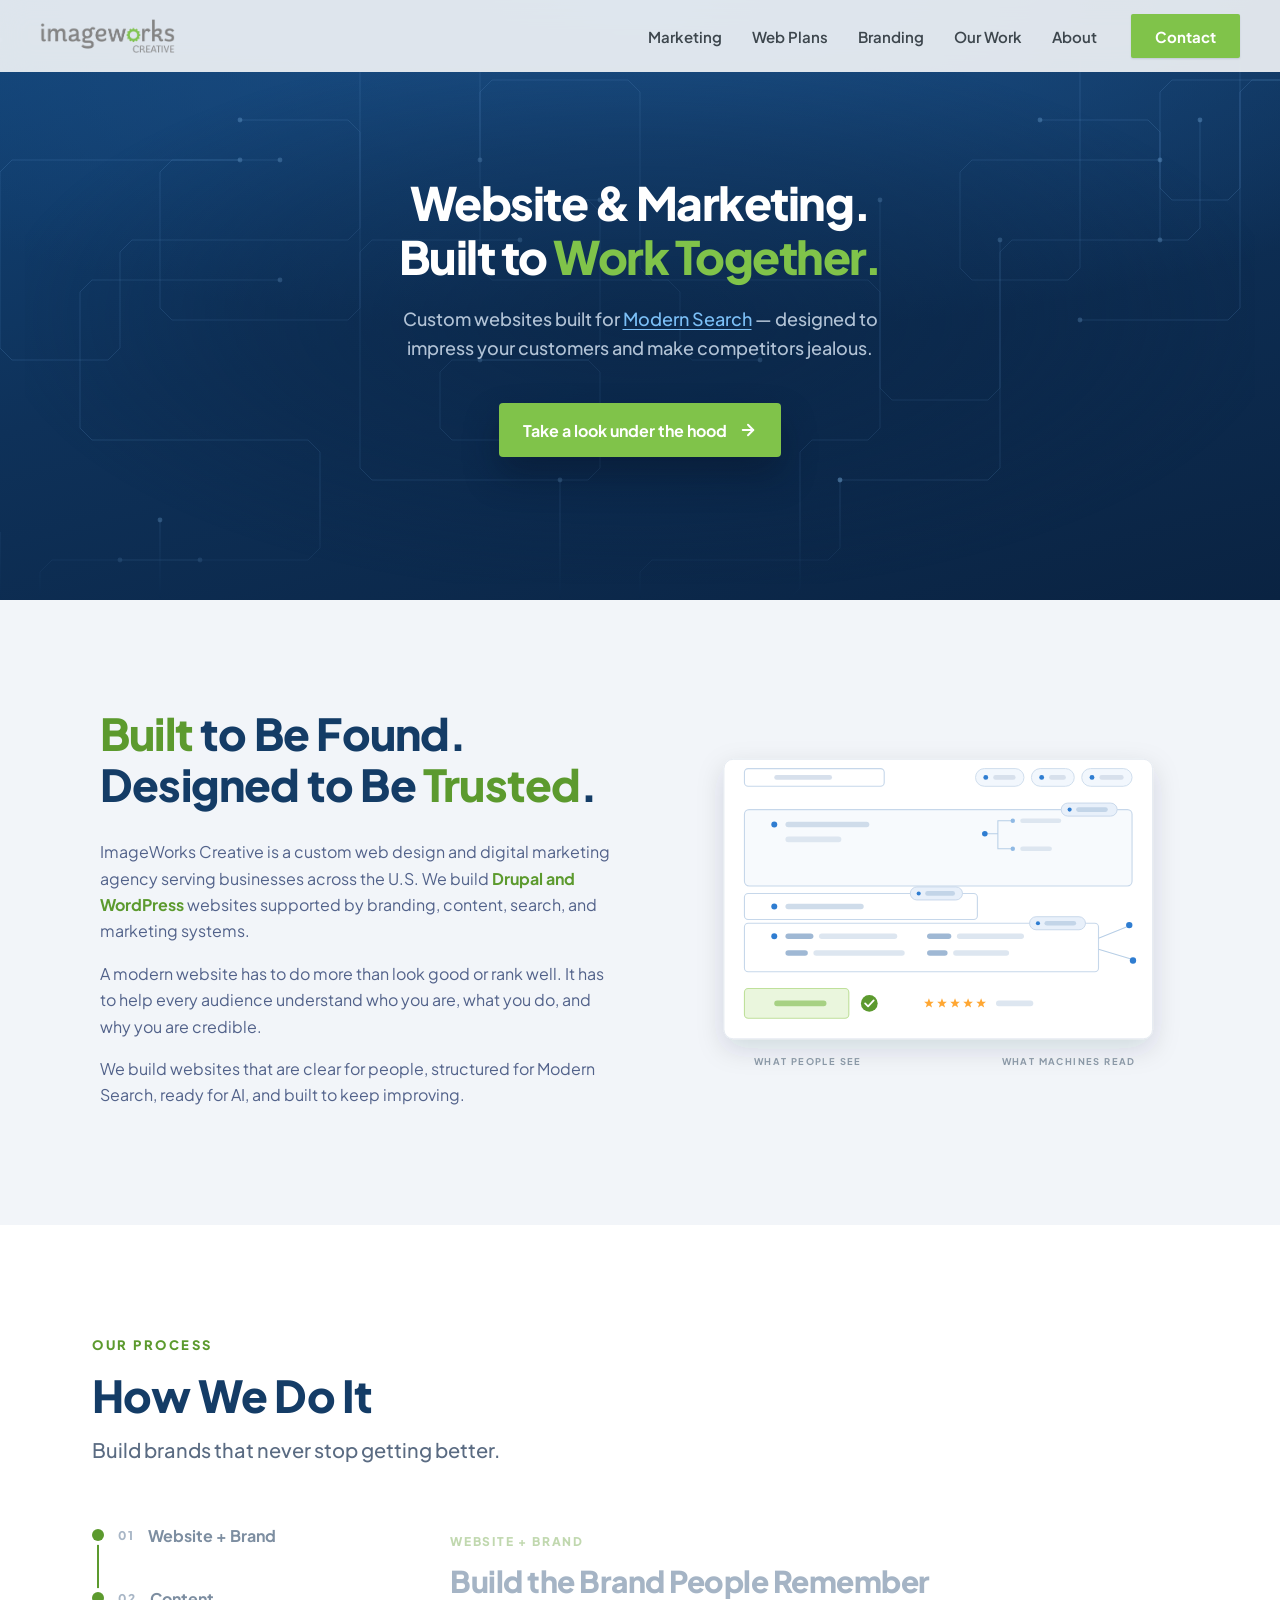
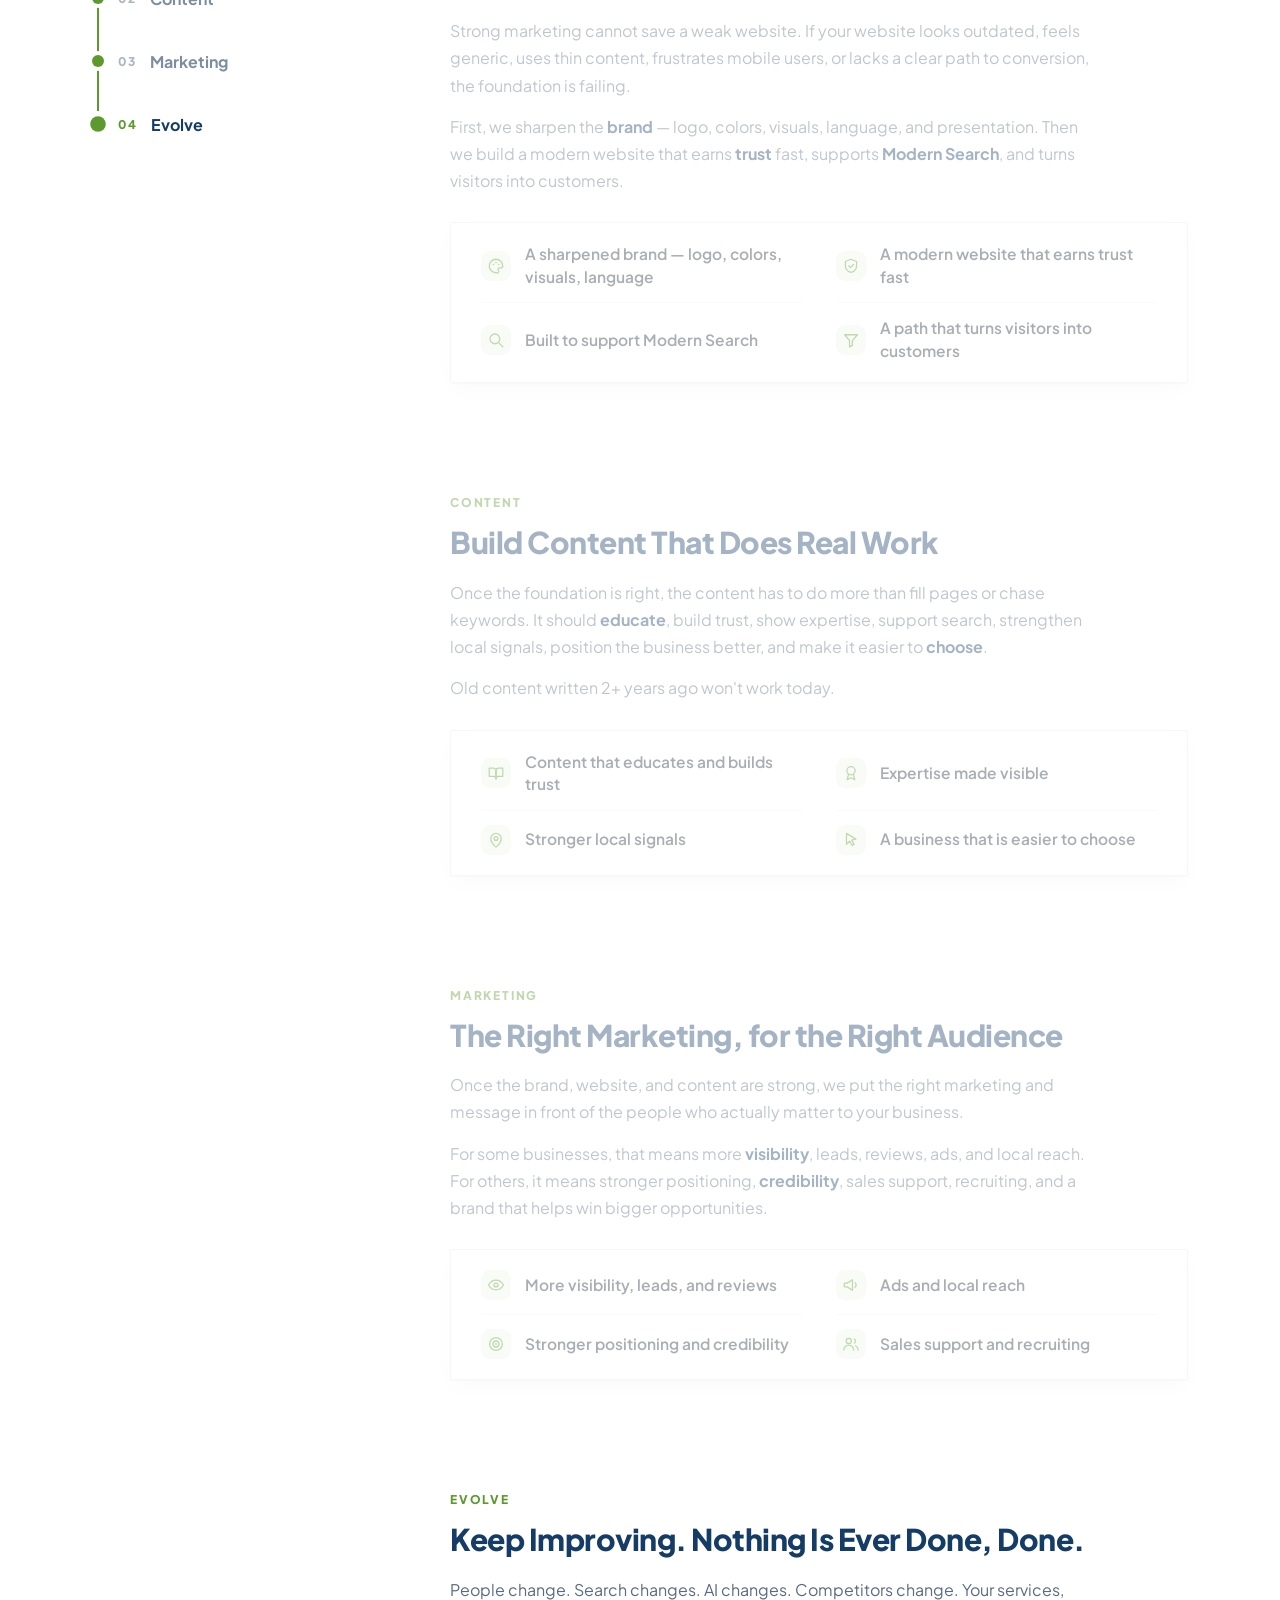
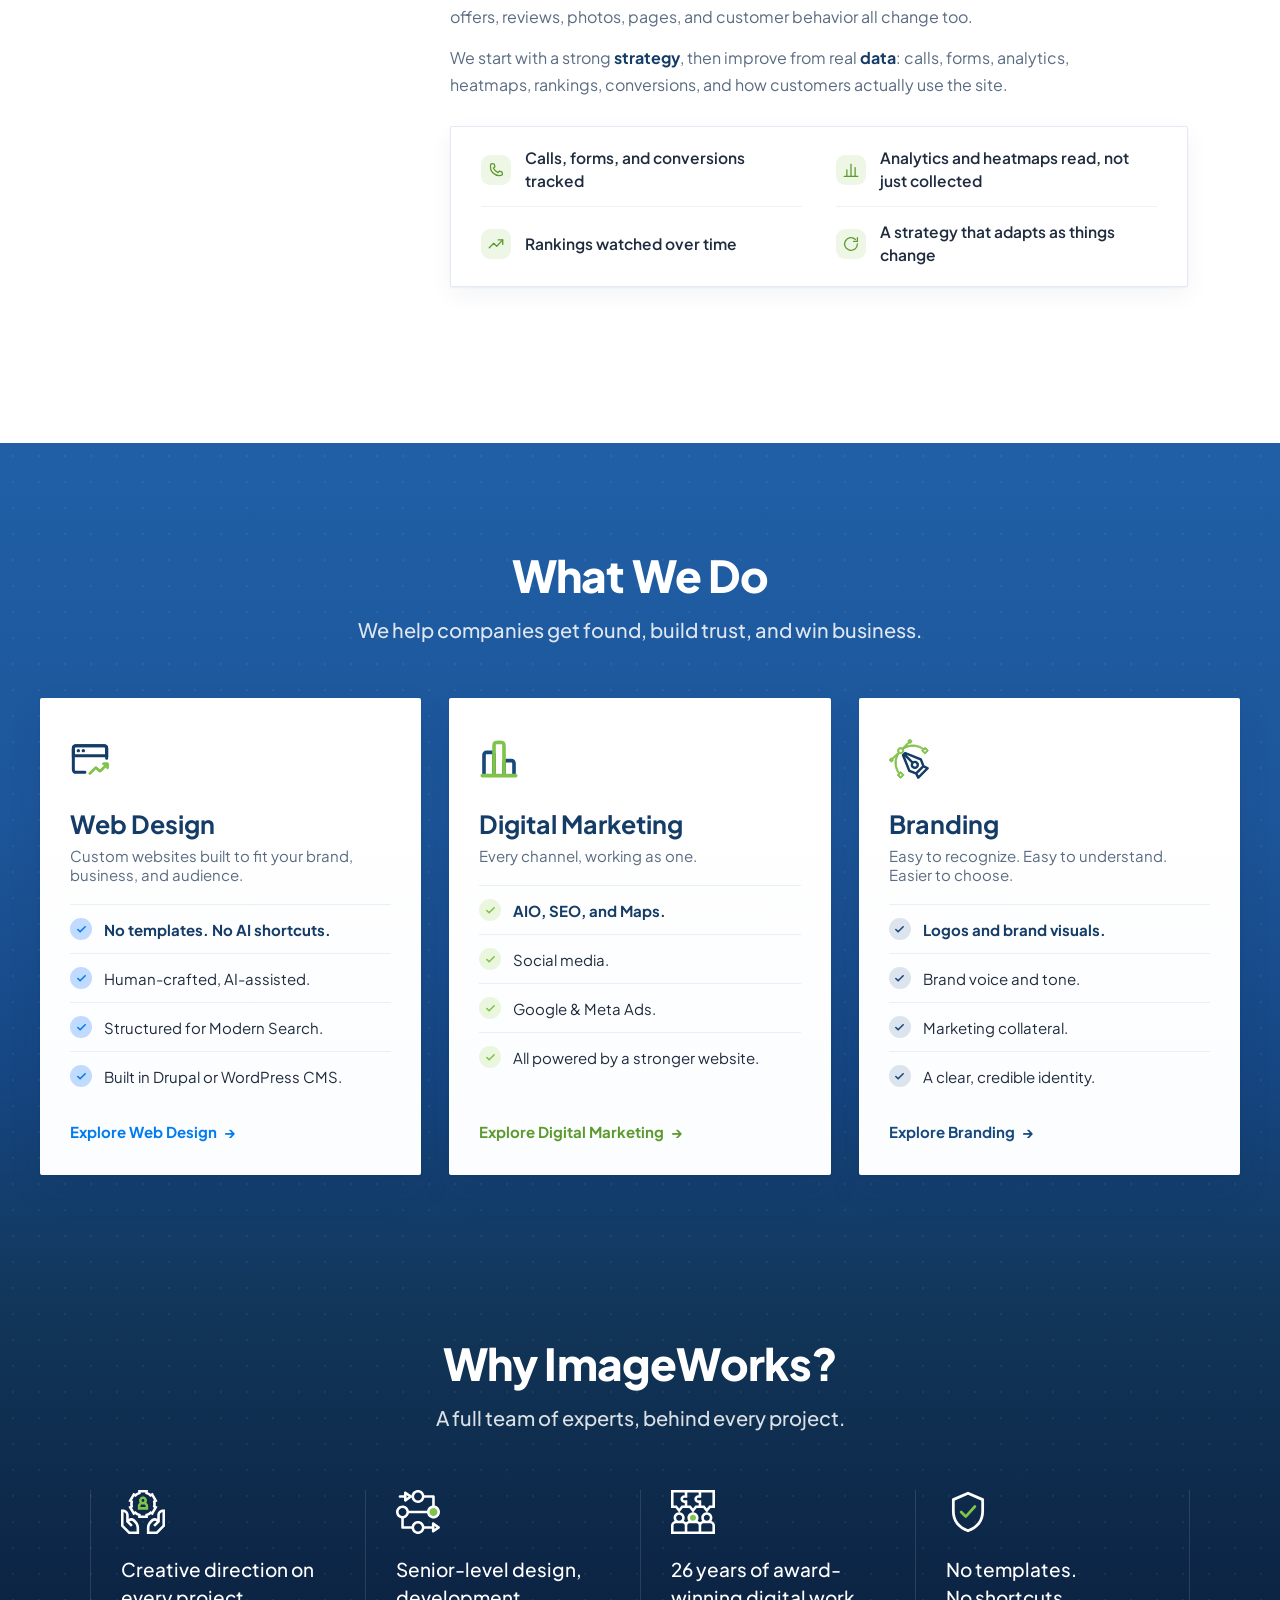
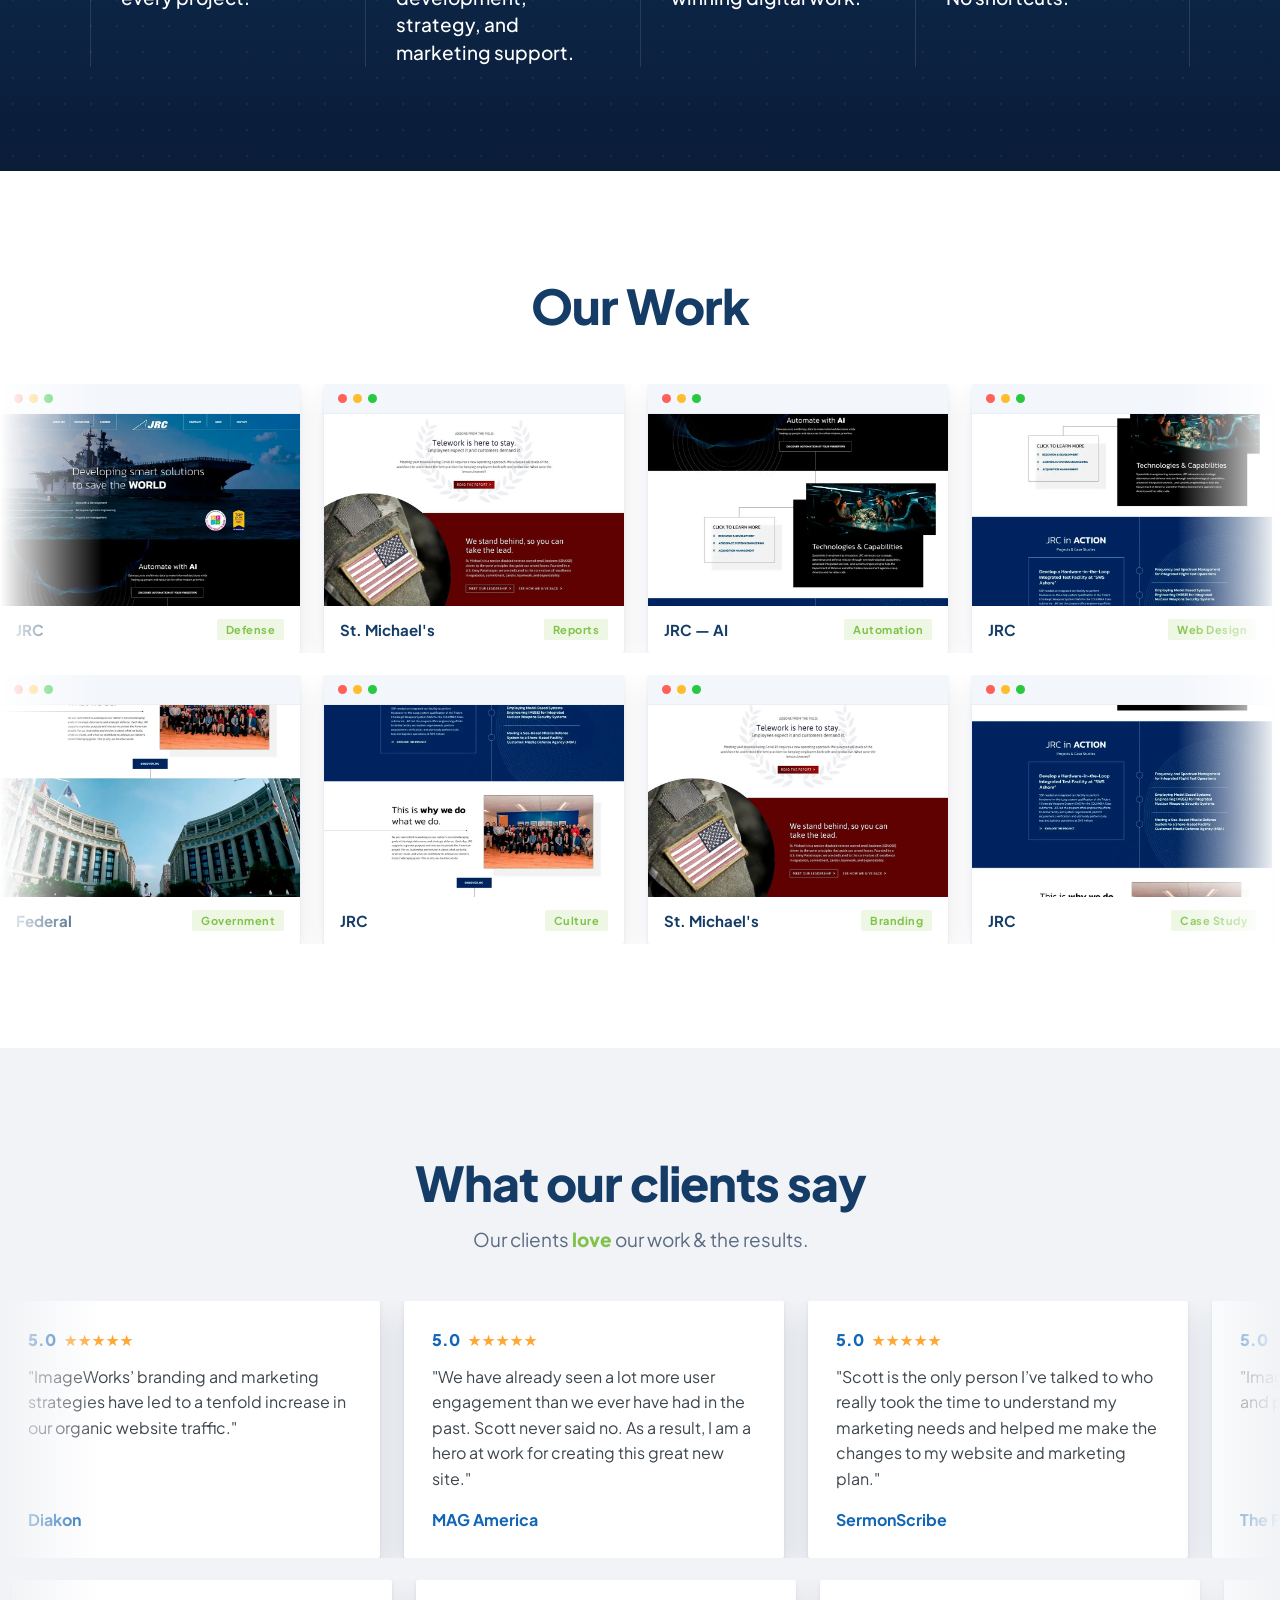
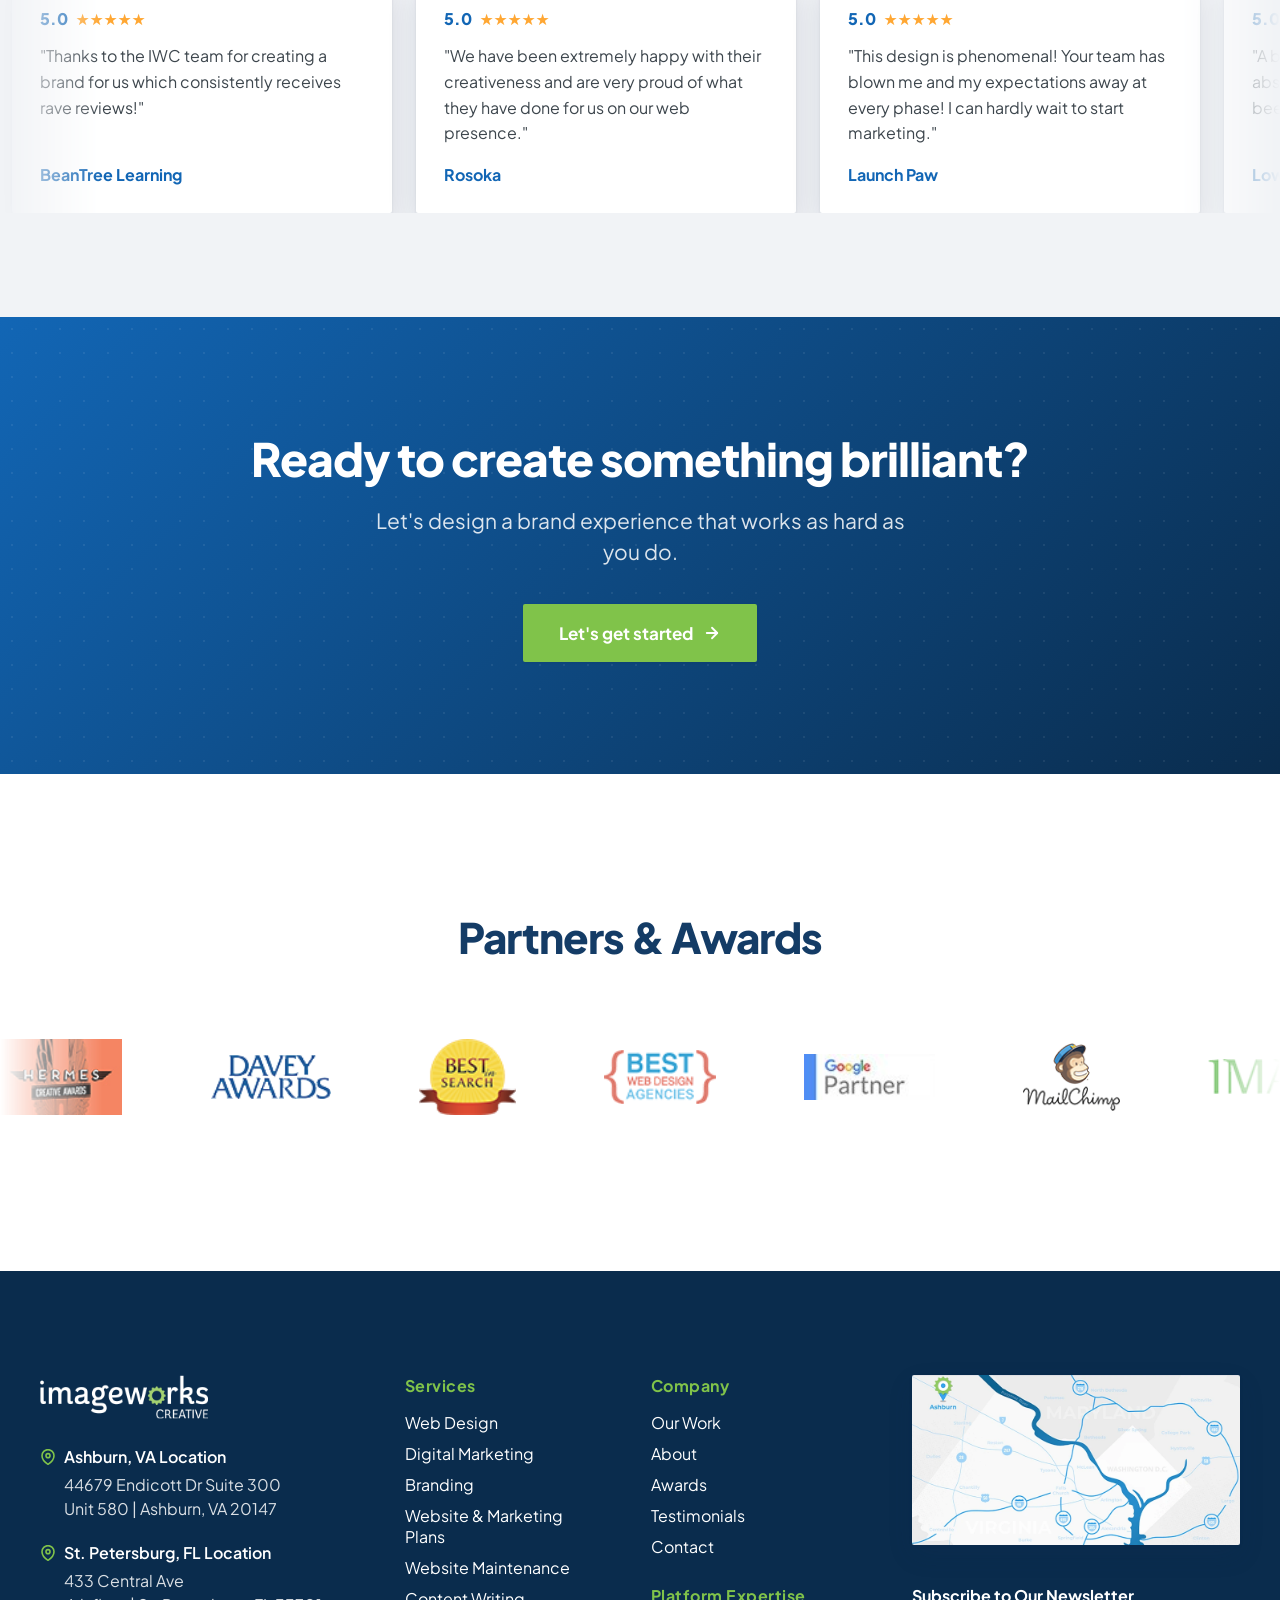
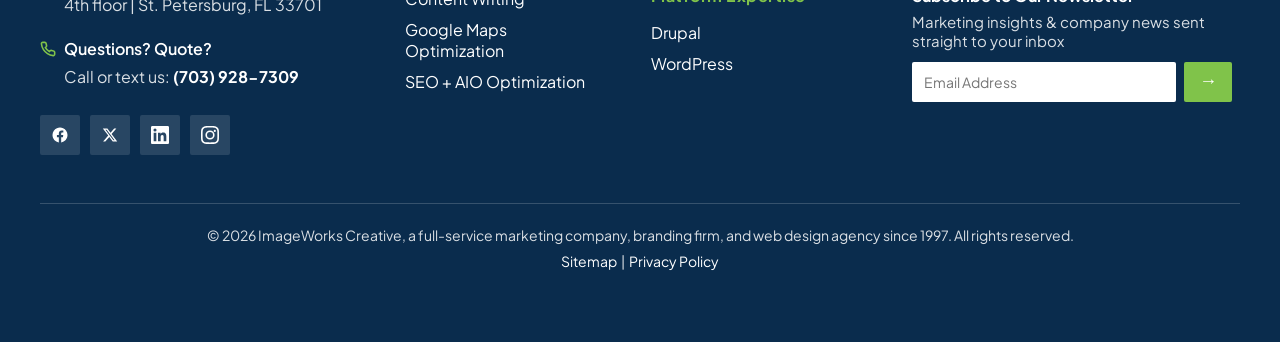
<file: option-2/index.html>
<!DOCTYPE html>
<html lang="en">
<head>
<meta charset="utf-8">
<meta name="viewport" content="width=device-width, initial-scale=1">
<title>ImageWorks Creative</title>
<link rel="preconnect" href="https://fonts.googleapis.com">
<link rel="preconnect" href="https://fonts.gstatic.com" crossorigin>
<link href="https://fonts.googleapis.com/css2?family=Plus+Jakarta+Sans:ital,wght@0,400;0,500;0,600;0,700;0,800;1,400&display=swap" rel="stylesheet">
<link rel="stylesheet" href="styles.css">
</head>
<body>
<!-- overflow-x:clip, not hidden: `hidden` makes this a scroll container, which
     silently kills position:sticky anywhere inside it (the process rail). `clip`
     still contains the horizontal overflow but creates no scrollport. -->
<div style="position:relative;width:100%;overflow-x:clip;background:#fff;">

<!-- ===================== NAV ===================== -->
<nav data-nav style="position:absolute;top:0;left:0;width:100%;height:72px;z-index:120;display:flex;align-items:center;justify-content:space-between;padding:0 40px;background:rgba(255,255,255,.86);backdrop-filter:blur(14px);-webkit-backdrop-filter:blur(14px);transition:box-shadow .35s ease,background .35s ease;">
  <a href="#top" style="display:flex;align-items:center;text-decoration:none;">
    <img src="../assets/logo.png" alt="ImageWorks Creative" style="height:34px;width:auto;display:block;"/>
  </a>
  <!-- links + CTA travel together on the right -->
  <div style="display:flex;align-items:center;gap:34px;">
    <div style="display:flex;align-items:center;gap:30px;">
      <a class="iw-link" href="#work" style="font-size:15px;font-weight:600;color:#3d464d;">Marketing</a>
      <a class="iw-link" href="#work" style="font-size:15px;font-weight:600;color:#3d464d;">Web Plans</a>
      <a class="iw-link" href="#work" style="font-size:15px;font-weight:600;color:#3d464d;">Branding</a>
      <a class="iw-link" href="#work" style="font-size:15px;font-weight:600;color:#3d464d;">Our Work</a>
      <a class="iw-link" href="#why" style="font-size:15px;font-weight:600;color:#3d464d;">About</a>
    </div>
    <a class="iw-btn" href="#cta" style="display:flex;align-items:center;gap:8px;height:44px;padding:0 24px;border-radius:2px;background:#80c34a;color:#fff;font-size:15px;font-weight:700;text-decoration:none;box-shadow:0 1px 2px rgba(20,40,80,.14);">Contact</a>
  </div>
</nav>

<!-- ===================== HERO — navy + drifting dot field ===================== -->
<header id="top" data-hero class="iw-hero">

  <!-- circuit traces: a static board of routed lines, with signals firing along
       them now and then. Nothing here answers to the cursor. -->
  <canvas class="iwh-circuit" data-circuit aria-hidden="true"></canvas>

  <div class="iwh-center">
    <h1 class="iwh-h1">Website &amp; Marketing.<br>Built to <span>Work Together.</span></h1>
    <p class="iwh-sub">Custom websites built for <span class="iwh-ms">Modern Search</span> — designed to impress your customers and make competitors jealous.</p>
    <a class="iw-btn iwh-cta" href="#work">Take a look under the hood<svg width="18" height="18" viewBox="0 0 24 24" fill="none" stroke="#fff" stroke-width="2.6" stroke-linecap="round" stroke-linejoin="round"><line x1="5" y1="12" x2="19" y2="12"/><polyline points="12 5 19 12 12 19"/></svg></a>
  </div>
</header>

<!-- ===================== INTRO STATEMENT (below hero) ===================== -->
<section style="position:relative;background:#f2f5f9;padding:108px 40px 116px;overflow:hidden;">
  <div class="iw-reveal" style="position:relative;max-width:1080px;margin:0 auto;">
    <div class="iw-intro-grid" style="display:grid;grid-template-columns:1.05fr .95fr;gap:60px;align-items:center;">
      <div>
        <h2 style="margin:0 0 30px;text-align:left;font-size:44px;line-height:1.15;font-weight:800;letter-spacing:-.8px;color:#143c66;"><span style="color:#5c9a2e;">Built</span> to Be Found.<br>Designed to Be <span style="color:#5c9a2e;">Trusted</span>.</h2>
        <p style="margin:0;font-size:16px;line-height:1.65;color:#52628a;text-wrap:pretty;max-width:520px;">ImageWorks Creative is a custom web design and digital marketing agency serving businesses across the U.S. We build <strong style="color:#5c9a2e;font-weight:700;">Drupal and WordPress</strong> websites supported by branding, content, search, and marketing systems.</p>
        <p style="margin:16px 0 0;font-size:16px;line-height:1.65;color:#52628a;text-wrap:pretty;max-width:520px;">A modern website has to do more than look good or rank well. It has to help every audience understand who you are, what you do, and why you are credible.</p>
        <p style="margin:16px 0 0;font-size:16px;line-height:1.65;color:#52628a;text-wrap:pretty;max-width:520px;">We build websites that are clear for people, structured for Modern Search, ready for AI, and built to keep improving.</p>
      </div>

      <!-- One page, two readings — but one object. A scan line crosses the card:
           ahead of it the page is rendered the way a person sees it, behind it the
           very same page stands revealed as structure. Both layers share the same
           coordinates, so every block lines up with its machine-readable twin. -->
      <div class="iw-illus" style="display:flex;justify-content:center;align-self:center;">
        <svg class="iw-xray" width="100%" viewBox="0 0 520 400" fill="none" xmlns="http://www.w3.org/2000/svg" style="max-width:520px;height:auto;display:block;overflow:visible;" role="img" aria-label="One web page under a moving scan line. Ahead of the line the page appears as a person sees it — image, headline, text, call to action. Behind the line the same page is revealed as machine-readable structure: metadata attached to the header, each block outlined and wired to a spine of nodes, and a verified mark on the action.">
          <defs>
            <filter id="iwXrayCard" x="-20%" y="-20%" width="140%" height="150%">
              <feDropShadow dx="0" dy="10" stdDeviation="14" flood-color="#0d2748" flood-opacity="0.14"/>
            </filter>
            <clipPath id="iwXrayCard-clip">
              <rect x="30" y="40" width="460" height="300" rx="10"/>
            </clipPath>
            <!-- everything left of the scan line -->
            <clipPath id="iwXrayLeft">
              <rect class="iw-xray-sweep" x="-600" y="0" width="600" height="400"/>
            </clipPath>
            <!-- everything right of it -->
            <clipPath id="iwXrayRight">
              <rect class="iw-xray-sweep" x="0" y="0" width="600" height="400"/>
            </clipPath>
            <!-- a white feather laid over the seam: content dissolves into the scan
                 instead of being sliced by it -->
            <linearGradient id="iwXrayFeather" x1="0" y1="0" x2="1" y2="0">
              <stop offset="0" stop-color="#ffffff" stop-opacity="0"/>
              <stop offset="0.5" stop-color="#ffffff" stop-opacity="0.55"/>
              <stop offset="1" stop-color="#ffffff" stop-opacity="0"/>
            </linearGradient>
            <!-- the line itself: barely there, and fading out at both ends -->
            <linearGradient id="iwXrayBeam" x1="0" y1="0" x2="0" y2="1">
              <stop offset="0" stop-color="#8fb9e4" stop-opacity="0"/>
              <stop offset="0.5" stop-color="#8fb9e4" stop-opacity="0.55"/>
              <stop offset="1" stop-color="#8fb9e4" stop-opacity="0"/>
            </linearGradient>
          </defs>

          <g filter="url(#iwXrayCard)">
            <rect x="30" y="40" width="460" height="300" rx="10" fill="#ffffff" stroke="#e6ebf2" stroke-width="1"/>
          </g>

          <g clip-path="url(#iwXrayCard-clip)">

            <!-- ---------- what a person sees ---------- -->
            <g clip-path="url(#iwXrayLeft)">
              <line x1="30" y1="80" x2="490" y2="80" stroke="#eef2f7" stroke-width="1.5"/>
              <circle cx="52" cy="60" r="3.5" fill="#80c34a"/>
              <circle cx="65" cy="60" r="3.5" fill="#dce4ee"/>
              <circle cx="78" cy="60" r="3.5" fill="#dce4ee"/>
              <rect x="52" y="94" width="416" height="82" rx="5" fill="#eef2f7"/>
              <rect x="52" y="192" width="220" height="12" rx="3" fill="#143c66"/>
              <rect x="52" y="222" width="330" height="7" rx="3.5" fill="#d7e0ec"/>
              <rect x="52" y="238" width="286" height="7" rx="3.5" fill="#d7e0ec"/>
              <rect x="52" y="254" width="318" height="7" rx="3.5" fill="#d7e0ec"/>
              <rect x="52" y="286" width="112" height="32" rx="4" fill="#5c9a2e"/>
              <rect x="66" y="298" width="60" height="6" rx="3" fill="rgba(255,255,255,.85)"/>
            </g>

            <!-- ---------- what a machine reads: same blocks, same places ---------- -->
            <g clip-path="url(#iwXrayRight)">
              <!-- where the person sees browser chrome, the machine sees metadata -->
              <g>
                <rect x="300" y="50" width="52" height="19" rx="9.5" fill="#f2f7fd" stroke="#cddcec" stroke-width="1"/>
                <circle cx="311" cy="59.5" r="2.6" fill="#2f7dd1"/><rect x="319" y="57" width="24" height="5" rx="2.5" fill="#d7e0ec"/>
                <rect x="360" y="50" width="46" height="19" rx="9.5" fill="#f2f7fd" stroke="#cddcec" stroke-width="1"/>
                <circle cx="371" cy="59.5" r="2.6" fill="#2f7dd1"/><rect x="379" y="57" width="18" height="5" rx="2.5" fill="#d7e0ec"/>
                <rect x="414" y="50" width="54" height="19" rx="9.5" fill="#f2f7fd" stroke="#cddcec" stroke-width="1"/>
                <circle cx="425" cy="59.5" r="2.6" fill="#2f7dd1"/><rect x="433" y="57" width="26" height="5" rx="2.5" fill="#d7e0ec"/>
              </g>

              <!-- the title, as a typed thing rather than a bar of pixels -->
              <rect x="52" y="50" width="150" height="19" rx="4" fill="#ffffff" stroke="#c6d7ea" stroke-width="1.2"/>
              <rect x="84" y="57" width="62" height="5" rx="2.5" fill="#d7e0ec"/>

              <!-- Every block keeps its exact geometry but comes back typed: an outline,
                   a badge naming what kind of thing it is, and its content declared as
                   properties instead of pictured. Nothing sits left of x=80 — the scan
                   never reaches further left than that, so anything there would never
                   be seen. -->

              <!-- media block, with a nested object hanging off it -->
              <rect x="52" y="94" width="416" height="82" rx="5" fill="#f7fafd" stroke="#c6d7ea" stroke-width="1.2"/>
              <rect x="392" y="87" width="60" height="14" rx="7" fill="#e8f0fa" stroke="#c6d7ea" stroke-width="1"/>
              <circle cx="401" cy="94" r="2.2" fill="#2f7dd1"/><rect x="408" y="91.5" width="34" height="5" rx="2.5" fill="#c3d5e8"/>
              <circle cx="84" cy="110" r="3.2" fill="#2f7dd1"/>
              <rect x="96" y="107" width="90" height="6" rx="3" fill="#cfdcea"/>
              <rect x="96" y="123" width="60" height="6" rx="3" fill="#dde6f0"/>
              <path d="M310 120 H324 V106 H338 M310 120 H324 V136 H338" stroke="#b7cee6" stroke-width="1.1"/>
              <circle cx="310" cy="120" r="3" fill="#2f7dd1"/>
              <circle cx="340" cy="106" r="2.4" fill="#8fb9e4"/><rect x="348" y="103.5" width="44" height="5" rx="2.5" fill="#dde6f0"/>
              <circle cx="340" cy="136" r="2.4" fill="#8fb9e4"/><rect x="348" y="133.5" width="34" height="5" rx="2.5" fill="#dde6f0"/>

              <!-- headline block -->
              <rect x="52" y="184" width="250" height="28" rx="4" fill="#ffffff" stroke="#c6d7ea" stroke-width="1.2"/>
              <rect x="230" y="177" width="56" height="14" rx="7" fill="#e8f0fa" stroke="#c6d7ea" stroke-width="1"/>
              <circle cx="239" cy="184" r="2.2" fill="#2f7dd1"/><rect x="246" y="181.5" width="32" height="5" rx="2.5" fill="#c3d5e8"/>
              <circle cx="84" cy="198" r="3.2" fill="#2f7dd1"/>
              <rect x="96" y="195" width="84" height="6" rx="3" fill="#cfdcea"/>

              <!-- body block: the prose comes back as property rows, key then value -->
              <rect x="52" y="216" width="380" height="52" rx="4" fill="#ffffff" stroke="#c6d7ea" stroke-width="1.2"/>
              <rect x="358" y="209" width="60" height="14" rx="7" fill="#e8f0fa" stroke="#c6d7ea" stroke-width="1"/>
              <circle cx="367" cy="216" r="2.2" fill="#2f7dd1"/><rect x="374" y="213.5" width="34" height="5" rx="2.5" fill="#c3d5e8"/>
              <circle cx="84" cy="230" r="3.2" fill="#2f7dd1"/>
              <rect x="96" y="227" width="30" height="6" rx="3" fill="#9fb8d4"/><rect x="132" y="227" width="84" height="6" rx="3" fill="#dde6f0"/>
              <rect x="96" y="245" width="24" height="6" rx="3" fill="#9fb8d4"/><rect x="126" y="245" width="98" height="6" rx="3" fill="#dde6f0"/>
              <rect x="248" y="227" width="26" height="6" rx="3" fill="#9fb8d4"/><rect x="280" y="227" width="72" height="6" rx="3" fill="#dde6f0"/>
              <rect x="248" y="245" width="22" height="6" rx="3" fill="#9fb8d4"/><rect x="276" y="245" width="60" height="6" rx="3" fill="#dde6f0"/>

              <!-- the action, and the marks that make the page credible: a verified
                   flag and a rating carried as data, not as a picture of stars -->
              <rect x="52" y="286" width="112" height="32" rx="4" fill="#eaf6dd" stroke="#bfe09b" stroke-width="1.2"/>
              <rect x="84" y="299" width="56" height="6" rx="3" fill="#a7d183"/>
              <g class="iw-xray-check">
                <circle cx="186" cy="302" r="9" fill="#5c9a2e"/>
                <path d="M181.5 302 l3.2 3.2 l6 -6.4" stroke="#ffffff" stroke-width="1.9" stroke-linecap="round" stroke-linejoin="round"/>
              </g>
              <g fill="#ffa733">
                <path d="M0,-5.4 L1.4,-1.8 L5.2,-1.7 L2.2,0.7 L3.3,4.4 L0,2.2 L-3.3,4.4 L-2.2,0.7 L-5.2,-1.7 L-1.4,-1.8 Z" transform="translate(250 302)"/>
                <path d="M0,-5.4 L1.4,-1.8 L5.2,-1.7 L2.2,0.7 L3.3,4.4 L0,2.2 L-3.3,4.4 L-2.2,0.7 L-5.2,-1.7 L-1.4,-1.8 Z" transform="translate(264 302)"/>
                <path d="M0,-5.4 L1.4,-1.8 L5.2,-1.7 L2.2,0.7 L3.3,4.4 L0,2.2 L-3.3,4.4 L-2.2,0.7 L-5.2,-1.7 L-1.4,-1.8 Z" transform="translate(278 302)"/>
                <path d="M0,-5.4 L1.4,-1.8 L5.2,-1.7 L2.2,0.7 L3.3,4.4 L0,2.2 L-3.3,4.4 L-2.2,0.7 L-5.2,-1.7 L-1.4,-1.8 Z" transform="translate(292 302)"/>
                <path d="M0,-5.4 L1.4,-1.8 L5.2,-1.7 L2.2,0.7 L3.3,4.4 L0,2.2 L-3.3,4.4 L-2.2,0.7 L-5.2,-1.7 L-1.4,-1.8 Z" transform="translate(306 302)"/>
              </g>
              <rect x="322" y="299" width="40" height="6" rx="3" fill="#dde6f0"/>

              <!-- entities lifted out of the content -->
              <path d="M432 232 L462 220 M432 244 L466 254" stroke="#b7cee6" stroke-width="1.1"/>
              <circle cx="465" cy="218" r="3.4" fill="#2f7dd1"/>
              <circle cx="469" cy="256" r="3.4" fill="#2f7dd1"/>
            </g>

            <!-- ---------- the scan line itself ---------- -->
            <g class="iw-xray-sweep">
              <rect x="-32" y="40" width="64" height="300" fill="url(#iwXrayFeather)"/>
              <rect x="-0.5" y="40" width="1" height="300" fill="url(#iwXrayBeam)"/>
            </g>
          </g>

          <text class="iw-sem-label" x="120" y="368" text-anchor="middle">WHAT PEOPLE SEE</text>
          <text class="iw-sem-label" x="400" y="368" text-anchor="middle">WHAT MACHINES READ</text>
        </svg>
      </div>
    </div>
  </div>
</section>

<!-- ===================== HOW WE DO IT (process) ===================== -->
<!-- no overflow:hidden here either — it would trap the sticky rail inside the section -->
<section style="position:relative;background:#ffffff;padding:112px 0 100px;">
  <div style="max-width:1176px;margin:0 auto 42px;padding:0 40px;display:flex;align-items:flex-end;justify-content:space-between;gap:24px;flex-wrap:wrap;">
    <div>
      <div class="iw-reveal" style="font-size:13px;font-weight:800;letter-spacing:2.5px;text-transform:uppercase;color:#5c9a2e;margin:0 0 14px;">Our Process</div>
      <h2 class="iw-reveal" style="margin:0;font-size:44px;font-weight:800;letter-spacing:-.8px;color:#143c66;text-wrap:balance;">How We Do It</h2>
      <p class="iw-reveal" style="margin:14px 0 0;font-size:20px;font-weight:500;color:#5a6b82;">Build brands that never stop getting better.</p>
    </div>
  </div>

  <!-- The four steps are a sequence, so the tab strip is built as a rail: each
       step is a station, and the green line runs up to the one you're on. The
       numbering earns its place — it's the order of the work, not decoration. -->
  <!-- The process read by descending it: the rail on the left stays put and fills
       as you go, while each step's panel scrolls past. The scroll IS the sequence,
       so there is nothing to click — though the rail is clickable if you'd rather. -->
  <div class="iw-flow" data-flow>
    <nav class="iw-flow-nav" aria-label="Our process">
      <ul class="iw-flow-list">
        <li>
          <button type="button" class="iw-flow-item is-active" data-flow-to="0">
            <span class="iw-flow-dot" aria-hidden="true"></span>
            <span class="iw-flow-n">01</span>
            <span class="iw-flow-l">Website + Brand</span>
          </button>
        </li>
        <li>
          <button type="button" class="iw-flow-item" data-flow-to="1">
            <span class="iw-flow-dot" aria-hidden="true"></span>
            <span class="iw-flow-n">02</span>
            <span class="iw-flow-l">Content</span>
          </button>
        </li>
        <li>
          <button type="button" class="iw-flow-item" data-flow-to="2">
            <span class="iw-flow-dot" aria-hidden="true"></span>
            <span class="iw-flow-n">03</span>
            <span class="iw-flow-l">Marketing</span>
          </button>
        </li>
        <li>
          <button type="button" class="iw-flow-item" data-flow-to="3">
            <span class="iw-flow-dot" aria-hidden="true"></span>
            <span class="iw-flow-n">04</span>
            <span class="iw-flow-l">Evolve</span>
          </button>
        </li>
        <span class="iw-flow-rail" aria-hidden="true"></span>
        <span class="iw-flow-fill" data-flow-fill aria-hidden="true"></span>
      </ul>
    </nav>

    <div class="iw-flow-panels">
      <article class="iw-flow-panel is-active" data-flow-panel id="iw-flow-1">
        <div class="iw-flow-copy">
          <div class="iw-steps-eyebrow">Website + Brand</div>
          <h3 class="iw-steps-title">Build the Brand People Remember</h3>
          <p class="iw-steps-body">Strong marketing cannot save a weak website. If your website looks outdated, feels generic, uses thin content, frustrates mobile users, or lacks a clear path to conversion, the foundation is failing.</p>
          <p class="iw-steps-body">First, we sharpen the <strong>brand</strong> — logo, colors, visuals, language, and presentation. Then we build a modern website that earns <strong>trust</strong> fast, supports <strong>Modern Search</strong>, and turns visitors into customers.</p>
        </div>
        <div class="iw-flow-out">
          <ul class="iw-steps-list">
          <!-- palette: the brand's visual language -->
          <li><span class="iw-steps-ic"><svg width="18" height="18" viewBox="0 0 24 24" fill="none" stroke="#5c9a2e" stroke-width="1.7" stroke-linecap="round" stroke-linejoin="round"><path d="M12 21a9 9 0 1 1 9-9c0 2-1.6 2.6-3 2.6h-1.4a2 2 0 0 0-1.3 3.5 1.8 1.8 0 0 1-1.2 3z"/><circle cx="8.5" cy="10" r="1.1" fill="#5c9a2e" stroke="none"/><circle cx="12" cy="7.5" r="1.1" fill="#5c9a2e" stroke="none"/><circle cx="15.5" cy="10" r="1.1" fill="#5c9a2e" stroke="none"/></svg></span><span>A sharpened brand — logo, colors, visuals, language</span></li>
          <!-- shield: trust, earned fast -->
          <li><span class="iw-steps-ic"><svg width="18" height="18" viewBox="0 0 24 24" fill="none" stroke="#5c9a2e" stroke-width="1.7" stroke-linecap="round" stroke-linejoin="round"><path d="M12 3l7.5 3v5.2c0 4.5-3.2 8-7.5 9.3-4.3-1.3-7.5-4.8-7.5-9.3V6z"/><polyline points="9 12 11.2 14.2 15.4 10"/></svg></span><span>A modern website that earns trust fast</span></li>
          <!-- magnifier: Modern Search -->
          <li><span class="iw-steps-ic"><svg width="18" height="18" viewBox="0 0 24 24" fill="none" stroke="#5c9a2e" stroke-width="1.7" stroke-linecap="round" stroke-linejoin="round"><circle cx="10.5" cy="10.5" r="6.5"/><line x1="15.5" y1="15.5" x2="21" y2="21"/></svg></span><span>Built to support Modern Search</span></li>
          <!-- funnel: visitors narrowing into customers -->
          <li><span class="iw-steps-ic"><svg width="18" height="18" viewBox="0 0 24 24" fill="none" stroke="#5c9a2e" stroke-width="1.7" stroke-linecap="round" stroke-linejoin="round"><path d="M3.5 5h17l-6.6 7.8v6.4l-3.8 2v-8.4z"/></svg></span><span>A path that turns visitors into customers</span></li>
          </ul>
        </div>
      </article>

      <article class="iw-flow-panel" data-flow-panel id="iw-flow-2">
        <div class="iw-flow-copy">
          <div class="iw-steps-eyebrow">Content</div>
          <h3 class="iw-steps-title">Build Content That Does Real Work</h3>
          <p class="iw-steps-body">Once the foundation is right, the content has to do more than fill pages or chase keywords. It should <strong>educate</strong>, build trust, show expertise, support search, strengthen local signals, position the business better, and make it easier to <strong>choose</strong>.</p>
          <p class="iw-steps-body">Old content written 2+ years ago won't work today.</p>
        </div>
        <div class="iw-flow-out">
          <ul class="iw-steps-list">
          <!-- open book: content that teaches -->
          <li><span class="iw-steps-ic"><svg width="18" height="18" viewBox="0 0 24 24" fill="none" stroke="#5c9a2e" stroke-width="1.7" stroke-linecap="round" stroke-linejoin="round"><path d="M12 7.5v12"/><path d="M3 5.5h5.5A3.5 3.5 0 0 1 12 9v10.5a3 3 0 0 0-3-3H3z"/><path d="M21 5.5h-5.5A3.5 3.5 0 0 0 12 9v10.5a3 3 0 0 1 3-3h6z"/></svg></span><span>Content that educates and builds trust</span></li>
          <!-- medal: expertise, made visible -->
          <li><span class="iw-steps-ic"><svg width="18" height="18" viewBox="0 0 24 24" fill="none" stroke="#5c9a2e" stroke-width="1.7" stroke-linecap="round" stroke-linejoin="round"><circle cx="12" cy="9" r="5.5"/><path d="M8.6 13.7L7 21l5-2.6L17 21l-1.6-7.3"/></svg></span><span>Expertise made visible</span></li>
          <!-- map pin: local signals -->
          <li><span class="iw-steps-ic"><svg width="18" height="18" viewBox="0 0 24 24" fill="none" stroke="#5c9a2e" stroke-width="1.7" stroke-linecap="round" stroke-linejoin="round"><path d="M12 21.5s7-6.2 7-11.3A7 7 0 1 0 5 10.2c0 5.1 7 11.3 7 11.3z"/><circle cx="12" cy="10" r="2.6"/></svg></span><span>Stronger local signals</span></li>
          <!-- pointer: the moment someone chooses you -->
          <li><span class="iw-steps-ic"><svg width="18" height="18" viewBox="0 0 24 24" fill="none" stroke="#5c9a2e" stroke-width="1.7" stroke-linecap="round" stroke-linejoin="round"><path d="M6 3.2l12.5 7.6-5.6 1.4 3.2 5.6-2.6 1.5-3.2-5.6-4.3 3.9z"/></svg></span><span>A business that is easier to choose</span></li>
          </ul>
        </div>
      </article>

      <article class="iw-flow-panel" data-flow-panel id="iw-flow-3">
        <div class="iw-flow-copy">
          <div class="iw-steps-eyebrow">Marketing</div>
          <h3 class="iw-steps-title">The Right Marketing, for the Right Audience</h3>
          <p class="iw-steps-body">Once the brand, website, and content are strong, we put the right marketing and message in front of the people who actually matter to your business.</p>
          <p class="iw-steps-body">For some businesses, that means more <strong>visibility</strong>, leads, reviews, ads, and local reach. For others, it means stronger positioning, <strong>credibility</strong>, sales support, recruiting, and a brand that helps win bigger opportunities.</p>
        </div>
        <div class="iw-flow-out">
          <ul class="iw-steps-list">
          <!-- eye: being seen -->
          <li><span class="iw-steps-ic"><svg width="18" height="18" viewBox="0 0 24 24" fill="none" stroke="#5c9a2e" stroke-width="1.7" stroke-linecap="round" stroke-linejoin="round"><path d="M2 12s3.8-6.5 10-6.5S22 12 22 12s-3.8 6.5-10 6.5S2 12 2 12z"/><circle cx="12" cy="12" r="2.6"/></svg></span><span>More visibility, leads, and reviews</span></li>
          <!-- megaphone: ads carrying the message out -->
          <li><span class="iw-steps-ic"><svg width="18" height="18" viewBox="0 0 24 24" fill="none" stroke="#5c9a2e" stroke-width="1.7" stroke-linecap="round" stroke-linejoin="round"><path d="M4 9.5h2.8L14 5v14l-7.2-4.5H4a1 1 0 0 1-1-1v-3a1 1 0 0 1 1-1z"/><path d="M17.5 9a4 4 0 0 1 0 6"/></svg></span><span>Ads and local reach</span></li>
          <!-- target: positioning -->
          <li><span class="iw-steps-ic"><svg width="18" height="18" viewBox="0 0 24 24" fill="none" stroke="#5c9a2e" stroke-width="1.7" stroke-linecap="round" stroke-linejoin="round"><circle cx="12" cy="12" r="8.5"/><circle cx="12" cy="12" r="4"/><circle cx="12" cy="12" r="1.2" fill="#5c9a2e" stroke="none"/></svg></span><span>Stronger positioning and credibility</span></li>
          <!-- two people: sales support and recruiting -->
          <li><span class="iw-steps-ic"><svg width="18" height="18" viewBox="0 0 24 24" fill="none" stroke="#5c9a2e" stroke-width="1.7" stroke-linecap="round" stroke-linejoin="round"><circle cx="9" cy="8" r="3.4"/><path d="M2.5 20a6.5 6.5 0 0 1 13 0"/><path d="M16.5 5.2a3.4 3.4 0 0 1 0 5.6"/><path d="M18 14.4a6.5 6.5 0 0 1 3.5 5.6"/></svg></span><span>Sales support and recruiting</span></li>
          </ul>
        </div>
      </article>

      <article class="iw-flow-panel" data-flow-panel id="iw-flow-4">
        <div class="iw-flow-copy">
          <div class="iw-steps-eyebrow">Evolve</div>
          <h3 class="iw-steps-title">Keep Improving. Nothing Is Ever Done, Done.</h3>
          <p class="iw-steps-body">People change. Search changes. AI changes. Competitors change. Your services, offers, reviews, photos, pages, and customer behavior all change too.</p>
          <p class="iw-steps-body">We start with a strong <strong>strategy</strong>, then improve from real <strong>data</strong>: calls, forms, analytics, heatmaps, rankings, conversions, and how customers actually use the site.</p>
        </div>
        <div class="iw-flow-out">
          <ul class="iw-steps-list">
          <!-- phone: the call that actually came in -->
          <li><span class="iw-steps-ic"><svg width="18" height="18" viewBox="0 0 24 24" fill="none" stroke="#5c9a2e" stroke-width="1.7" stroke-linecap="round" stroke-linejoin="round"><path d="M7 3.5l2.6.6 1 3.6-2.1 1.6a12.5 12.5 0 0 0 6.2 6.2l1.6-2.1 3.6 1 .6 2.6a1.8 1.8 0 0 1-1.9 2.2C10.4 20.6 3.4 13.6 4.8 5.4A1.8 1.8 0 0 1 7 3.5z"/></svg></span><span>Calls, forms, and conversions tracked</span></li>
          <!-- bars: analytics actually read -->
          <li><span class="iw-steps-ic"><svg width="18" height="18" viewBox="0 0 24 24" fill="none" stroke="#5c9a2e" stroke-width="1.7" stroke-linecap="round" stroke-linejoin="round"><line x1="3" y1="20.5" x2="21" y2="20.5"/><line x1="6.5" y1="20.5" x2="6.5" y2="12"/><line x1="12" y1="20.5" x2="12" y2="4.5"/><line x1="17.5" y1="20.5" x2="17.5" y2="9"/></svg></span><span>Analytics and heatmaps read, not just collected</span></li>
          <!-- climbing line: rankings over time -->
          <li><span class="iw-steps-ic"><svg width="18" height="18" viewBox="0 0 24 24" fill="none" stroke="#5c9a2e" stroke-width="1.7" stroke-linecap="round" stroke-linejoin="round"><polyline points="3 17 9 11 13 15 21 6.5"/><polyline points="15 6.5 21 6.5 21 12.5"/></svg></span><span>Rankings watched over time</span></li>
          <!-- loop: a strategy that keeps going round -->
          <li><span class="iw-steps-ic"><svg width="18" height="18" viewBox="0 0 24 24" fill="none" stroke="#5c9a2e" stroke-width="1.7" stroke-linecap="round" stroke-linejoin="round"><path d="M20.5 12a8.5 8.5 0 1 1-2.6-6.1"/><polyline points="20.5 3.5 20.5 8.5 15.5 8.5"/></svg></span><span>A strategy that adapts as things change</span></li>
          </ul>
        </div>
      </article>
    </div>
  </div>
</section>

<!-- ===================== WHAT WE DO + WHY (shared blue→navy gradient band) ===================== -->
<div class="iw-blueband">
<section style="position:relative;padding:104px 40px;background:transparent;overflow:hidden;">
  <div style="position:relative;max-width:1200px;margin:0 auto;">
    <div style="text-align:center;max-width:640px;margin:0 auto 56px;">
      <h2 class="iw-reveal" style="margin:0;font-size:44px;font-weight:800;letter-spacing:-.8px;color:#fff;">What We Do</h2>
      <p class="iw-reveal" style="margin:14px 0 0;font-size:20px;color:rgba(255,255,255,.85);font-weight:500;">We help companies get found, build trust, and win business.</p>
    </div>
    <div style="display:grid;grid-template-columns:repeat(3,1fr);gap:28px;">
      <div class="iw-reveal iw-card" style="display:flex;flex-direction:column;transition-delay:0ms;padding:34px 30px;border-radius:2px;background:linear-gradient(180deg,#fff,#fcfdff);box-shadow:0 1px 3px rgba(20,40,80,.08),0 14px 34px rgba(20,40,80,.1);">
        <div style="width:54px;height:54px;display:flex;align-items:center;justify-content:flex-start;"><svg width="40" height="40" viewBox="0 0 40 40" fill="none" xmlns="http://www.w3.org/2000/svg">
<path d="M14.8887 33.3334H5.83203C5.16899 33.3334 4.53311 33.07 4.06426 32.6012C3.59542 32.1323 3.33203 31.4965 3.33203 30.8334V9.16675C3.33203 8.50371 3.59542 7.86782 4.06426 7.39898C4.53311 6.93014 5.16899 6.66675 5.83203 6.66675H34.1654C34.8284 6.66675 35.4643 6.93014 35.9331 7.39898C36.402 7.86782 36.6654 8.50371 36.6654 9.16675V19.2159" stroke="#143C66" stroke-width="3" stroke-linecap="round" stroke-linejoin="round"></path>
<path d="M3.33203 9.16675C3.33203 8.50371 3.59542 7.86782 4.06426 7.39898C4.53311 6.93014 5.16899 6.66675 5.83203 6.66675H34.1654C34.8284 6.66675 35.4643 6.93014 35.9331 7.39898C36.402 7.86782 36.6654 8.50371 36.6654 9.16675V16.6667H3.33203V9.16675Z" stroke="#143C66" stroke-width="3"></path>
<path d="M19.1771 35.1275C18.9771 34.9275 18.8811 34.6902 18.8891 34.4155C18.8971 34.1408 18.9931 33.9115 19.1771 33.7275L24.4521 28.3775C24.8355 27.9942 25.3105 27.8025 25.8771 27.8025C26.4438 27.8025 26.9188 27.9942 27.3021 28.3775L29.8771 30.9775L35.0771 25.8275H33.4771C33.1938 25.8275 32.9565 25.7315 32.7651 25.5395C32.5738 25.3475 32.4778 25.1105 32.4771 24.8285C32.4765 24.5465 32.5725 24.3092 32.7651 24.1165C32.9578 23.9238 33.1951 23.8278 33.4771 23.8285H37.4771C37.7605 23.8285 37.9981 23.9245 38.1901 24.1165C38.3821 24.3085 38.4778 24.5458 38.4771 24.8285V28.8285C38.4771 29.1118 38.3811 29.3495 38.1891 29.5415C37.9971 29.7335 37.7598 29.8292 37.4771 29.8285C37.1945 29.8278 36.9571 29.7322 36.7651 29.5415C36.5731 29.3508 36.4771 29.1132 36.4771 28.8285V27.2285L31.3021 32.4025C30.9188 32.7858 30.4438 32.9775 29.8771 32.9775C29.3105 32.9775 28.8355 32.7858 28.4521 32.4025L25.8771 29.8275L20.5771 35.1275C20.3938 35.3108 20.1605 35.4025 19.8771 35.4025C19.5938 35.4025 19.3605 35.3108 19.1771 35.1275Z" fill="#80C34A" stroke="#80C34A"></path>
<path d="M6.66667 11.6668C6.66667 10.7464 7.41286 10.0002 8.33333 10.0002C9.25381 10.0002 10 10.7464 10 11.6668C10 12.5873 9.25381 13.3335 8.33333 13.3335C7.41286 13.3335 6.66667 12.5873 6.66667 11.6668Z" fill="#143C66"></path>
<path d="M11.6667 11.6668C11.6667 10.7464 12.4129 10.0002 13.3333 10.0002C14.2538 10.0002 15 10.7464 15 11.6668C15 12.5873 14.2538 13.3335 13.3333 13.3335C12.4129 13.3335 11.6667 12.5873 11.6667 11.6668Z" fill="#143C66"></path>
</svg></div>
        <h3 style="margin:22px 0 6px;font-size:25px;font-weight:700;color:#143c66;">Web Design</h3>
        <p style="margin:0 0 20px;font-size:15px;color:#5a6b82;">Custom websites built to fit your brand, business, and audience.</p>
        <ul style="list-style:none;margin:0;padding:0;display:flex;flex-direction:column;gap:0;">
          <li style="display:flex;align-items:center;gap:12px;padding:13px 0;border-top:1px solid #eaeff6;"><span style="width:22px;height:22px;border-radius:50%;background:#c1daff;display:flex;align-items:center;justify-content:center;flex-shrink:0;"><svg width="11" height="11" viewBox="0 0 24 24" fill="none" stroke="#007cf0" stroke-width="3.5" stroke-linecap="round" stroke-linejoin="round"><polyline points="20 6 9 17 4 12"/></svg></span><span style="font-size:15px;font-weight:700;color:#143c66;">No templates. No AI shortcuts.</span></li>
          <li style="display:flex;align-items:center;gap:12px;padding:13px 0;border-top:1px solid #eaeff6;"><span style="width:22px;height:22px;border-radius:50%;background:#c1daff;display:flex;align-items:center;justify-content:center;flex-shrink:0;"><svg width="11" height="11" viewBox="0 0 24 24" fill="none" stroke="#007cf0" stroke-width="3.5" stroke-linecap="round" stroke-linejoin="round"><polyline points="20 6 9 17 4 12"/></svg></span><span style="font-size:15px;color:#1f2b3e;">Human-crafted, AI-assisted.</span></li>
          <li style="display:flex;align-items:center;gap:12px;padding:13px 0;border-top:1px solid #eaeff6;"><span style="width:22px;height:22px;border-radius:50%;background:#c1daff;display:flex;align-items:center;justify-content:center;flex-shrink:0;"><svg width="11" height="11" viewBox="0 0 24 24" fill="none" stroke="#007cf0" stroke-width="3.5" stroke-linecap="round" stroke-linejoin="round"><polyline points="20 6 9 17 4 12"/></svg></span><span style="font-size:15px;color:#1f2b3e;">Structured for Modern Search.</span></li>
          <li style="display:flex;align-items:center;gap:12px;padding:13px 0;border-top:1px solid #eaeff6;"><span style="width:22px;height:22px;border-radius:50%;background:#c1daff;display:flex;align-items:center;justify-content:center;flex-shrink:0;"><svg width="11" height="11" viewBox="0 0 24 24" fill="none" stroke="#007cf0" stroke-width="3.5" stroke-linecap="round" stroke-linejoin="round"><polyline points="20 6 9 17 4 12"/></svg></span><span style="font-size:15px;color:#1f2b3e;">Built in Drupal or WordPress CMS.</span></li>
        </ul>
        <a class="iw-link iw-cta-link" href="#work" style="display:inline-flex;align-items:center;gap:7px;margin-top:auto;padding-top:22px;font-size:15px;font-weight:700;color:#007cf0;text-decoration:none;width:fit-content;">Explore Web Design <span aria-hidden="true">→</span></a>
      </div>
      <div class="iw-reveal iw-card" style="display:flex;flex-direction:column;transition-delay:120ms;padding:34px 30px;border-radius:2px;background:linear-gradient(180deg,#fff,#fcfdff);box-shadow:0 1px 3px rgba(20,40,80,.08),0 14px 34px rgba(20,40,80,.1);">
        <div style="width:54px;height:54px;display:flex;align-items:center;justify-content:flex-start;"><svg width="40" height="40" viewBox="0 0 33 33" fill="none" xmlns="http://www.w3.org/2000/svg">
<path d="M28.875 30.25V19.9375C28.875 19.3905 28.6577 18.8659 28.2709 18.4791C27.8841 18.0923 27.3595 17.875 26.8125 17.875H22.6875C22.1405 17.875 21.6159 18.0923 21.2291 18.4791C20.8423 18.8659 20.625 19.3905 20.625 19.9375V30.25" stroke="#18497D" stroke-width="3"></path>
<path d="M12.375 30.25V13.0625C12.375 12.5155 12.1577 11.9909 11.7709 11.6041C11.3841 11.2173 10.8595 11 10.3125 11H6.1875C5.64049 11 5.11589 11.2173 4.72909 11.6041C4.3423 11.9909 4.125 12.5155 4.125 13.0625V30.25" stroke="#18497D" stroke-width="3"></path>
<path d="M20.625 30.25V6.875C20.625 4.93075 20.625 3.95863 20.02 3.355C19.4178 2.75 18.4456 2.75 16.5 2.75C14.5544 2.75 13.5836 2.75 12.98 3.355C12.375 3.95725 12.375 4.92938 12.375 6.875V30.25" stroke="#80C34A" stroke-width="3"></path>
<path d="M30.25 30.25H2.75" stroke="#80C34A" stroke-width="3" stroke-linecap="round"></path>
</svg></div>
        <h3 style="margin:22px 0 6px;font-size:25px;font-weight:700;color:#143c66;">Digital Marketing</h3>
        <p style="margin:0 0 20px;font-size:15px;color:#5a6b82;">Every channel, working as one.</p>
        <ul style="list-style:none;margin:0;padding:0;">
          <li style="display:flex;align-items:center;gap:12px;padding:13px 0;border-top:1px solid #eaeff6;"><span style="width:22px;height:22px;border-radius:50%;background:#eaf6dd;display:flex;align-items:center;justify-content:center;flex-shrink:0;"><svg width="11" height="11" viewBox="0 0 24 24" fill="none" stroke="#80c34a" stroke-width="3.5" stroke-linecap="round" stroke-linejoin="round"><polyline points="20 6 9 17 4 12"/></svg></span><span style="font-size:15px;font-weight:700;color:#143c66;">AIO, SEO, and Maps.</span></li>
          <li style="display:flex;align-items:center;gap:12px;padding:13px 0;border-top:1px solid #eaeff6;"><span style="width:22px;height:22px;border-radius:50%;background:#eaf6dd;display:flex;align-items:center;justify-content:center;flex-shrink:0;"><svg width="11" height="11" viewBox="0 0 24 24" fill="none" stroke="#80c34a" stroke-width="3.5" stroke-linecap="round" stroke-linejoin="round"><polyline points="20 6 9 17 4 12"/></svg></span><span style="font-size:15px;color:#1f2b3e;">Social media.</span></li>
          <li style="display:flex;align-items:center;gap:12px;padding:13px 0;border-top:1px solid #eaeff6;"><span style="width:22px;height:22px;border-radius:50%;background:#eaf6dd;display:flex;align-items:center;justify-content:center;flex-shrink:0;"><svg width="11" height="11" viewBox="0 0 24 24" fill="none" stroke="#80c34a" stroke-width="3.5" stroke-linecap="round" stroke-linejoin="round"><polyline points="20 6 9 17 4 12"/></svg></span><span style="font-size:15px;color:#1f2b3e;">Google &amp; Meta Ads.</span></li>
          <li style="display:flex;align-items:center;gap:12px;padding:13px 0;border-top:1px solid #eaeff6;"><span style="width:22px;height:22px;border-radius:50%;background:#eaf6dd;display:flex;align-items:center;justify-content:center;flex-shrink:0;"><svg width="11" height="11" viewBox="0 0 24 24" fill="none" stroke="#80c34a" stroke-width="3.5" stroke-linecap="round" stroke-linejoin="round"><polyline points="20 6 9 17 4 12"/></svg></span><span style="font-size:15px;color:#1f2b3e;">All powered by a stronger website.</span></li>
        </ul>
        <a class="iw-link iw-cta-link" href="#work" style="display:inline-flex;align-items:center;gap:7px;margin-top:auto;padding-top:22px;font-size:15px;font-weight:700;color:#5c9a2e;text-decoration:none;width:fit-content;">Explore Digital Marketing <span aria-hidden="true">→</span></a>
      </div>
      <div class="iw-reveal iw-card" style="display:flex;flex-direction:column;transition-delay:240ms;padding:34px 30px;border-radius:2px;background:linear-gradient(180deg,#fff,#fcfdff);box-shadow:0 1px 3px rgba(20,40,80,.08),0 14px 34px rgba(20,40,80,.1);">
        <div style="width:54px;height:54px;display:flex;align-items:center;justify-content:flex-start;"><svg width="40" height="40" viewBox="0 0 32 32" fill="none" xmlns="http://www.w3.org/2000/svg">
<path d="M31.1285 22.9557L27.952 21.3675L25.9303 16.1087C25.9065 16.0465 25.8702 15.9899 25.8235 15.9425C25.7769 15.895 25.7209 15.8576 25.6592 15.8327L13.1152 10.8185C13.0275 10.7836 12.9315 10.7751 12.839 10.794C12.7465 10.8129 12.6616 10.8585 12.5947 10.9251L10.9217 12.5981C10.856 12.6651 10.8112 12.7497 10.7927 12.8417C10.7742 12.9337 10.7828 13.029 10.8176 13.1162L15.8317 25.6601C15.8566 25.7219 15.894 25.7778 15.9415 25.8245C15.989 25.8712 16.0456 25.9075 16.1078 25.9313L21.3665 27.953L22.9548 31.1295C22.9882 31.1996 23.038 31.2605 23.0999 31.3073C23.1619 31.3541 23.2341 31.3853 23.3107 31.3983C23.3364 31.4007 23.3624 31.4007 23.3881 31.3983C23.5164 31.3977 23.6391 31.3463 23.7295 31.2554L31.2544 23.7305C31.3098 23.6771 31.3517 23.6112 31.3765 23.5383C31.4014 23.4655 31.4085 23.3878 31.3973 23.3116C31.3843 23.2351 31.3531 23.1628 31.3063 23.1009C31.2596 23.039 31.1986 22.9892 31.1285 22.9557ZM11.832 13.0532L12.1008 12.7869L18.3449 19.031C17.9334 19.6142 17.7557 20.3305 17.8469 21.0383C17.9381 21.7461 18.2915 22.394 18.8374 22.8538C19.3833 23.3135 20.0818 23.5517 20.7949 23.5212C21.5079 23.4908 22.1836 23.1938 22.6882 22.6892C23.1929 22.1845 23.4898 21.5089 23.5203 20.7958C23.5507 20.0828 23.3126 19.3843 22.8528 18.8384C22.393 18.2925 21.7452 17.939 21.0373 17.8478C20.3295 17.7566 19.6132 17.9344 19.0301 18.3459L12.7859 12.1017L13.0523 11.833L25.1023 16.6535L27.0029 21.5975L21.5965 27.0039L16.6525 25.1033L11.832 13.0532ZM20.6716 18.7914C21.1068 18.792 21.5283 18.9435 21.8643 19.2201C22.2004 19.4967 22.4301 19.8812 22.5144 20.3081C22.5987 20.7351 22.5324 21.178 22.3267 21.5616C22.1211 21.9451 21.7888 22.2455 21.3865 22.4115C20.9842 22.5776 20.5368 22.599 20.1205 22.4721C19.7042 22.3453 19.3448 22.0781 19.1034 21.7159C18.8621 21.3538 18.7537 20.9192 18.7969 20.4861C18.84 20.0531 19.0319 19.6484 19.34 19.341C19.6935 18.9885 20.1725 18.7909 20.6716 18.7914ZM23.5213 30.0957L22.3107 27.6745L27.6687 22.3165L30.0899 23.5271L23.5213 30.0957Z" fill="#3D464D" stroke="#143C66"></path>
<path d="M9.66844 26.3138C9.57584 26.2263 9.45326 26.1775 9.32584 26.1775C9.19843 26.1775 9.07585 26.2263 8.98325 26.3138L8.36828 26.9288C6.72718 24.7014 5.82184 22.0176 5.77844 19.2513C5.73504 16.485 6.55574 13.7741 8.12617 11.4964C8.59667 11.7553 9.1384 11.8547 9.67017 11.7798C10.202 11.7049 10.6951 11.4597 11.0758 11.0809C11.4565 10.7022 11.7042 10.2102 11.7818 9.67883C11.8593 9.14743 11.7626 8.60521 11.5061 8.13341C13.7838 6.56299 16.4947 5.74229 19.261 5.78569C22.0273 5.82909 24.7111 6.73443 26.9385 8.37553L26.3138 8.98324C26.2238 9.07402 26.1733 9.19675 26.1734 9.32462C26.173 9.38835 26.1852 9.45152 26.2093 9.51052C26.2334 9.56951 26.2689 9.62317 26.3138 9.66842L28.4493 11.7869C28.54 11.8771 28.6627 11.9277 28.7906 11.9277C28.9186 11.9277 29.0413 11.8771 29.132 11.7869L31.2554 9.66358C31.3004 9.61861 31.3361 9.5652 31.3605 9.50642C31.3848 9.44763 31.3974 9.38462 31.3974 9.32099C31.3974 9.25735 31.3848 9.19434 31.3605 9.13555C31.3361 9.07677 31.3004 9.02337 31.2554 8.97839L29.132 6.85505C29.0413 6.76486 28.9186 6.71424 28.7906 6.71424C28.6627 6.71424 28.54 6.76486 28.4493 6.85505L27.6285 7.67098C25.6056 6.14879 23.2141 5.19244 20.6994 4.90013C18.1848 4.60781 15.6376 4.99007 13.3195 6.00765L16.1111 3.22333C16.4276 3.37457 16.7875 3.40881 17.1269 3.31996C17.4662 3.23112 17.7632 3.02493 17.965 2.73799C18.1668 2.45104 18.2604 2.10189 18.2293 1.75247C18.1981 1.40305 18.0443 1.07595 17.7949 0.829209C17.5455 0.582464 17.2168 0.432024 16.8671 0.404576C16.5174 0.377129 16.1692 0.474449 15.8844 0.679271C15.5996 0.884094 15.3966 1.18318 15.3113 1.52346C15.2261 1.86375 15.2641 2.22323 15.4187 2.53815L10.7071 7.25696C10.2287 6.93606 9.65377 6.79121 9.08045 6.84716C8.50714 6.9031 7.97103 7.15637 7.5637 7.56369C7.15638 7.97101 6.90312 8.50712 6.84717 9.08044C6.79123 9.65376 6.93608 10.2287 7.25698 10.7071L2.53816 15.4186C2.22202 15.2646 1.86149 15.2276 1.52065 15.3143C1.17982 15.4009 0.880739 15.6056 0.676568 15.892C0.472397 16.1783 0.376355 16.5278 0.40551 16.8783C0.434664 17.2287 0.587126 17.5575 0.835803 17.8062C1.08448 18.0549 1.41327 18.2073 1.76374 18.2365C2.11421 18.2656 2.46367 18.1696 2.75002 17.9654C3.03637 17.7612 3.24106 17.4622 3.32772 17.1213C3.41438 16.7805 3.3774 16.42 3.22335 16.1038L6.01493 13.3195C4.99633 15.637 4.61287 18.1838 4.9039 20.6984C5.19494 23.2131 6.14999 25.6049 7.67099 27.6285L6.85264 28.4492C6.76246 28.54 6.71183 28.6627 6.71183 28.7906C6.71183 28.9186 6.76246 29.0413 6.85264 29.132L8.97599 31.2554C9.06638 31.3463 9.18915 31.3977 9.31737 31.3982C9.38127 31.3983 9.44454 31.3857 9.50355 31.3611C9.56256 31.3366 9.61613 31.3007 9.66117 31.2554L11.7869 29.132C11.8771 29.0413 11.9277 28.9186 11.9277 28.7906C11.9277 28.6627 11.8771 28.54 11.7869 28.4492L9.66844 26.3138ZM28.7955 7.87677L30.2336 9.31493L28.7955 10.7531L27.3573 9.31493L28.7955 7.87677ZM16.3871 1.52853C16.4591 1.45599 16.551 1.40645 16.6511 1.38621C16.7513 1.36598 16.8552 1.37594 16.9496 1.41485C17.0441 1.45376 17.1249 1.51986 17.1818 1.60475C17.2386 1.68965 17.269 1.78953 17.269 1.8917C17.269 1.99388 17.2386 2.09375 17.1818 2.17865C17.1249 2.26354 17.0441 2.32964 16.9496 2.36855C16.8552 2.40746 16.7513 2.41743 16.6511 2.39719C16.551 2.37695 16.4591 2.32741 16.3871 2.25487C16.3394 2.2072 16.3015 2.15059 16.2757 2.08827C16.2498 2.02596 16.2366 1.95916 16.2366 1.8917C16.2366 1.82424 16.2498 1.75744 16.2757 1.69513C16.3015 1.63281 16.3394 1.5762 16.3871 1.52853ZM8.25207 8.25205C8.39268 8.11077 8.55981 7.99865 8.74388 7.92215C8.92794 7.84565 9.12531 7.80627 9.32463 7.80627C9.52396 7.80627 9.72133 7.84565 9.90539 7.92215C10.0895 7.99865 10.2566 8.11077 10.3972 8.25205C10.6097 8.46426 10.7546 8.73475 10.8133 9.02929C10.8721 9.32383 10.8422 9.62918 10.7274 9.90671C10.6125 10.1842 10.418 10.4215 10.1683 10.5884C9.91858 10.7553 9.62498 10.8444 9.32463 10.8444C9.02429 10.8444 8.73069 10.7553 8.48099 10.5884C8.2313 10.4215 8.03672 10.1842 7.9219 9.90671C7.80707 9.62918 7.77715 9.32383 7.83592 9.02929C7.8947 8.73475 8.03952 8.46426 8.25207 8.25205ZM2.25731 17.1134C2.15845 17.1959 2.03234 17.2384 1.90375 17.2326C1.77516 17.2268 1.65339 17.1731 1.56237 17.082C1.47135 16.991 1.41766 16.8693 1.41185 16.7407C1.40604 16.6121 1.44853 16.486 1.53097 16.3871C1.62786 16.2919 1.75828 16.2385 1.89414 16.2385C2.02999 16.2385 2.16041 16.2919 2.25731 16.3871C2.30504 16.4348 2.34291 16.4914 2.36874 16.5537C2.39458 16.616 2.40787 16.6828 2.40787 16.7503C2.40787 16.8177 2.39458 16.8845 2.36874 16.9468C2.34291 17.0092 2.30504 17.0658 2.25731 17.1134ZM9.32463 30.2191L7.88647 28.7809L9.32463 27.3428L10.7628 28.7809L9.32463 30.2191Z" fill="#80C34A" stroke="#80C34A" stroke-width="0.8"></path>
</svg></div>
        <h3 style="margin:22px 0 6px;font-size:25px;font-weight:700;color:#143c66;">Branding</h3>
        <p style="margin:0 0 20px;font-size:15px;color:#5a6b82;">Easy to recognize. Easy to understand.<br>Easier to choose.</p>
        <ul style="list-style:none;margin:0;padding:0;">
          <li style="display:flex;align-items:center;gap:12px;padding:13px 0;border-top:1px solid #eaeff6;"><span style="width:22px;height:22px;border-radius:50%;background:rgba(24,73,125,.14);display:flex;align-items:center;justify-content:center;flex-shrink:0;"><svg width="11" height="11" viewBox="0 0 24 24" fill="none" stroke="#18497d" stroke-width="3.5" stroke-linecap="round" stroke-linejoin="round"><polyline points="20 6 9 17 4 12"/></svg></span><span style="font-size:15px;font-weight:700;color:#143c66;">Logos and brand visuals.</span></li>
          <li style="display:flex;align-items:center;gap:12px;padding:13px 0;border-top:1px solid #eaeff6;"><span style="width:22px;height:22px;border-radius:50%;background:rgba(24,73,125,.14);display:flex;align-items:center;justify-content:center;flex-shrink:0;"><svg width="11" height="11" viewBox="0 0 24 24" fill="none" stroke="#18497d" stroke-width="3.5" stroke-linecap="round" stroke-linejoin="round"><polyline points="20 6 9 17 4 12"/></svg></span><span style="font-size:15px;color:#1f2b3e;">Brand voice and tone.</span></li>
          <li style="display:flex;align-items:center;gap:12px;padding:13px 0;border-top:1px solid #eaeff6;"><span style="width:22px;height:22px;border-radius:50%;background:rgba(24,73,125,.14);display:flex;align-items:center;justify-content:center;flex-shrink:0;"><svg width="11" height="11" viewBox="0 0 24 24" fill="none" stroke="#18497d" stroke-width="3.5" stroke-linecap="round" stroke-linejoin="round"><polyline points="20 6 9 17 4 12"/></svg></span><span style="font-size:15px;color:#1f2b3e;">Marketing collateral.</span></li>
          <li style="display:flex;align-items:center;gap:12px;padding:13px 0;border-top:1px solid #eaeff6;"><span style="width:22px;height:22px;border-radius:50%;background:rgba(24,73,125,.14);display:flex;align-items:center;justify-content:center;flex-shrink:0;"><svg width="11" height="11" viewBox="0 0 24 24" fill="none" stroke="#18497d" stroke-width="3.5" stroke-linecap="round" stroke-linejoin="round"><polyline points="20 6 9 17 4 12"/></svg></span><span style="font-size:15px;color:#1f2b3e;">A clear, credible identity.</span></li>
        </ul>
        <a class="iw-link iw-cta-link" href="#work" style="display:inline-flex;align-items:center;gap:7px;margin-top:auto;padding-top:22px;font-size:15px;font-weight:700;color:#18497d;text-decoration:none;width:fit-content;">Explore Branding <span aria-hidden="true">→</span></a>
      </div>
    </div>
  </div>
</section>

<!-- ===================== WHY IMAGEWORKS ===================== -->
<!-- top pad trimmed: it stacks on What We Do's 104px bottom pad, and the two
     together left a hole between the cards and this heading -->
<section id="why" style="position:relative;padding:56px 40px 104px;background:transparent;overflow:hidden;">
  <div style="position:relative;max-width:1100px;margin:0 auto;">
    <div class="iw-reveal" style="text-align:center;max-width:640px;margin:0 auto 60px;">
      <h2 style="margin:0;font-size:44px;font-weight:800;letter-spacing:-.8px;color:#fff;">Why ImageWorks?</h2>
      <p style="margin:14px 0 0;font-size:20px;color:rgba(255,255,255,.85);font-weight:500;">A full team of experts, behind every project.</p>
    </div>
    <div style="display:grid;grid-template-columns:repeat(4,1fr);gap:0;">
      <div class="iw-reveal" style="transition-delay:120ms;padding:0 30px;border-left:1px solid rgba(255,255,255,.12);">
        <div style="width:44px;height:44px;display:flex;align-items:center;justify-content:flex-start;"><svg width="44" height="44" viewBox="0 0 48 48" fill="none" xmlns="http://www.w3.org/2000/svg">
<g clip-path="url(#clip0_10153_12)">
<path d="M45.8258 21.1891C42.3748 21.1891 39.5672 23.9969 39.5672 27.4478V31.2624C37.4167 30.1686 34.7142 30.5196 32.9181 32.3158L31.3235 33.9105C29.3416 35.8924 28.209 38.6365 28.2163 41.4394L28.2334 47.9867H39.634L48 39.6208V21.1891H45.8258ZM45.1891 38.4564L38.4697 45.1757H31.0371L31.0274 41.432C31.022 39.372 31.8544 37.3548 33.3112 35.8981L34.9058 34.3034C36.0202 33.1892 37.8194 33.1672 38.9606 34.2375L35.1301 38.0683L37.1153 40.0582L42.3783 34.7953V27.4478C42.3783 25.7641 43.5911 24.3585 45.1892 24.059V38.4564H45.1891ZM16.6765 33.9104L15.0818 32.3157C13.2857 30.5195 10.5833 30.1683 8.43281 31.2623V27.4477C8.43281 23.9968 5.62509 21.1891 2.17416 21.1891H0V39.6206L8.36597 47.9865H19.7665L19.7836 41.4392C19.7909 38.6365 18.6584 35.8923 16.6765 33.9104ZM16.9629 45.1757H9.53025L2.81091 38.4564V24.0589C4.40897 24.3585 5.62181 25.764 5.62181 27.4477V34.8206L10.8847 40.058L12.87 38.0681L9.03947 34.2374C10.1807 33.1669 11.98 33.189 13.0942 34.3032L14.6889 35.8979C16.1456 37.3547 16.978 39.3718 16.9728 41.4318L16.9629 45.1757ZM13.4294 27.5226L15.4652 26.3473C16.4506 27.111 17.5348 27.7378 18.6883 28.2108V30.5589H29.3118V28.2108C30.4653 27.7379 31.5495 27.111 32.5349 26.3473L34.5707 27.5226L39.8825 18.3225L37.8471 17.1474C37.9293 16.5304 37.9706 15.9087 37.9707 15.2863C37.9707 14.6638 37.9294 14.0421 37.8471 13.4251L39.8825 12.25L34.5707 3.04992L32.5349 4.22527C31.5495 3.46153 30.4653 2.83462 29.3118 2.36161V0.0135498H18.6883V2.36161C17.5348 2.8346 16.4506 3.46151 15.4652 4.22527L13.4294 3.04992L8.11762 12.25L10.153 13.4251C10.0708 14.0421 10.0295 14.6638 10.0294 15.2863C10.0294 15.9085 10.0708 16.5312 10.153 17.1474L8.11772 18.3225L13.4294 27.5226ZM13.0782 17.5874C12.92 16.8305 12.8402 16.0594 12.8403 15.2862C12.8403 14.5125 12.9203 13.7383 13.0782 12.9849L13.287 11.9885L11.9575 11.221L14.4583 6.88946L15.7913 7.65914L16.55 6.97814C17.7133 5.93414 19.0524 5.15986 20.5304 4.67677L21.4992 4.36008V2.82446H26.5009V4.36036L27.4697 4.67705C28.9477 5.16005 30.2869 5.93442 31.4501 6.97843L32.2087 7.65942L33.5418 6.88974L36.0427 11.2213L34.7131 11.9888L34.9219 12.9852C35.0801 13.742 35.1599 14.5132 35.1598 15.2865C35.1598 16.0601 35.0798 16.8343 34.9219 17.5876L34.7131 18.584L36.0427 19.3516L33.5418 23.6832L32.2087 22.9134L31.4501 23.5944C30.2868 24.6385 28.9477 25.4127 27.4697 25.8958L26.5009 26.2125V27.7484H21.4992V26.2125L20.5304 25.8958C19.0524 25.4128 17.7132 24.6385 16.55 23.5944L15.7913 22.9134L14.4583 23.6832L11.9575 19.3516L13.287 18.584L13.0782 17.5874Z" fill="#ffffff"></path>
<path d="M29.6224 17.5164C29.6224 15.9835 28.848 14.6284 27.6701 13.8206C28.1161 13.1236 28.3528 12.3133 28.3521 11.4859C28.3521 9.08656 26.4001 7.1344 24.0006 7.1344C21.6013 7.1344 19.6492 9.08656 19.6492 11.4859C19.6492 12.3446 19.9002 13.1454 20.3312 13.8206C19.1534 14.6283 18.3789 15.9834 18.3789 17.5164V21.4702H29.6226V17.5164H29.6224ZM24.0006 9.94549C24.85 9.94549 25.5411 10.6366 25.5411 11.486C25.5411 12.3355 24.85 13.0266 24.0006 13.0266C23.1512 13.0266 22.46 12.3355 22.46 11.486C22.46 10.6366 23.1511 9.94549 24.0006 9.94549ZM26.8115 18.6594H21.1896V17.5165C21.1896 16.5968 21.9379 15.8484 22.8577 15.8484H25.1434C26.0632 15.8484 26.8115 16.5967 26.8115 17.5165V18.6594Z" fill="#80C34A"></path>
</g>
<defs>
<clipPath id="clip0_10153_12">
<rect width="48" height="48" fill="white"></rect>
</clipPath>
</defs>
</svg></div>
        <h3 style="margin:22px 0 0;font-size:19px;font-weight:500;line-height:1.45;color:#fff;">Creative direction on every project.</h3>
      </div>
      <div class="iw-reveal" style="transition-delay:240ms;padding:0 30px;border-left:1px solid rgba(255,255,255,.12);">
        <div style="width:44px;height:44px;display:flex;align-items:center;justify-content:flex-start;"><svg width="44" height="44" viewBox="0 0 48 48" fill="none" xmlns="http://www.w3.org/2000/svg">
<g clip-path="url(#clip0_10153_16)">
<path d="M46.0312 23.9062C46.0312 26.754 43.7227 29.0625 40.875 29.0625C38.0273 29.0625 35.7188 26.754 35.7188 23.9062C35.7188 21.0585 38.0273 18.75 40.875 18.75C43.7227 18.75 46.0312 21.0585 46.0312 23.9062Z" fill="#80C34A"></path>
<path d="M47.3918 39.7171L41.3592 35.5596C40.4275 34.9175 39.155 35.5863 39.155 36.7175V39.4688H30.9849C30.3302 36.2113 27.4474 33.75 24 33.75C20.5526 33.75 17.6698 36.2113 17.0151 39.4688H8.53125V30.9849C11.3339 30.4216 13.5466 28.2089 14.1099 25.4062H33.89C34.5447 28.6637 37.4275 31.125 40.8749 31.125C44.8036 31.125 47.9999 27.9288 47.9999 24C47.9999 20.5526 45.5386 17.6698 42.2812 17.0151V7.125C42.2812 6.34837 41.6515 5.71875 40.8749 5.71875H30.9849C30.3302 2.46122 27.4474 0 24 0C20.4694 0 17.5318 2.58188 16.9725 5.95641L10.9555 1.80956C10.0237 1.16747 8.75128 1.83637 8.75128 2.96747V5.71875H4.3125C3.53587 5.71875 2.90625 6.34837 2.90625 7.125C2.90625 7.90163 3.53587 8.53125 4.3125 8.53125H8.75128V11.2825C8.75128 12.4224 10.0318 13.0773 10.9555 12.4404L16.9725 8.29359C17.5318 11.6681 20.4694 14.25 24 14.25C27.4474 14.25 30.3302 11.7888 30.9849 8.53125H39.4688V17.0151C36.6661 17.5784 34.4534 19.7911 33.8901 22.5938H14.1099C13.4552 19.3362 10.5724 16.875 7.125 16.875C3.19631 16.875 0 20.0712 0 24C0 27.4474 2.46131 30.3302 5.71875 30.9849V40.875C5.71875 41.6516 6.34837 42.2812 7.125 42.2812H17.0151C17.6698 45.5387 20.5526 48 24 48C27.4474 48 30.3302 45.5387 30.9849 42.2812H39.155V45.0325C39.155 46.1724 40.4355 46.8273 41.3592 46.1904L47.3918 42.0329C48.2007 41.4754 48.2034 40.2765 47.3918 39.7171ZM11.5638 8.6055V5.6445L13.712 7.125L11.5638 8.6055ZM24 11.4375C21.6221 11.4375 19.6875 9.50288 19.6875 7.125C19.6875 4.74713 21.6221 2.8125 24 2.8125C26.3779 2.8125 28.3125 4.74713 28.3125 7.125C28.3125 9.50288 26.3779 11.4375 24 11.4375ZM40.875 19.6875C43.2529 19.6875 45.1875 21.6221 45.1875 24C45.1875 26.3779 43.2529 28.3125 40.875 28.3125C38.4971 28.3125 36.5625 26.3779 36.5625 24C36.5625 21.6221 38.4971 19.6875 40.875 19.6875ZM2.8125 24C2.8125 21.6221 4.74713 19.6875 7.125 19.6875C9.50288 19.6875 11.4375 21.6221 11.4375 24C11.4375 26.3779 9.50288 28.3125 7.125 28.3125C4.74713 28.3125 2.8125 26.3779 2.8125 24ZM24 45.1875C21.6221 45.1875 19.6875 43.2529 19.6875 40.875C19.6875 38.4971 21.6221 36.5625 24 36.5625C26.3779 36.5625 28.3125 38.4971 28.3125 40.875C28.3125 43.2529 26.3779 45.1875 24 45.1875ZM41.9675 42.3555V39.3946L44.1157 40.875L41.9675 42.3555Z" fill="#ffffff"></path>
</g>
<defs>
<clipPath id="clip0_10153_16">
<rect width="48" height="48" fill="white"></rect>
</clipPath>
</defs>
</svg></div>
        <h3 style="margin:22px 0 0;font-size:19px;font-weight:500;line-height:1.45;color:#fff;">Senior-level design, development, strategy, and marketing support.</h3>
      </div>
      <div class="iw-reveal" style="transition-delay:360ms;padding:0 30px;border-left:1px solid rgba(255,255,255,.12);">
        <div style="width:44px;height:44px;display:flex;align-items:center;justify-content:flex-start;"><svg width="44" height="44" viewBox="0 0 48 48" fill="none" xmlns="http://www.w3.org/2000/svg">
<g clip-path="url(#clip0_10153_22)">
<path d="M28.3223 30.3602C28.3223 32.5726 26.5288 34.3661 24.3164 34.3661C22.104 34.3661 20.3105 32.5726 20.3105 30.3602C20.3105 28.1479 22.104 26.3544 24.3164 26.3544C26.5288 26.3544 28.3223 28.1479 28.3223 30.3602Z" fill="#80C34A"></path>
<path d="M47.9766 19.6779V0H0V19.6779H4.95391L8.62081 24.1827C5.39237 24.3302 2.81113 27.0022 2.81113 30.2665C2.81113 31.5421 3.20609 32.7266 3.87886 33.7061C1.65154 34.2749 0 36.298 0 38.6999V47.9766H47.9766V38.6999C47.9766 36.298 46.3251 34.2749 44.0977 33.7061C44.7705 32.7266 45.1655 31.5421 45.1655 30.2665C45.1655 27.0022 42.5842 24.3302 39.3558 24.1827L43.0227 19.6779H47.9766ZM29.7043 14.0556H30.1727V16.8668H26.5996L23.9883 20.075L21.377 16.8668H17.8038V11.2445H14.5242C13.7493 11.2445 13.1186 10.6138 13.1186 9.83895C13.1186 9.06406 13.7493 8.43338 14.5242 8.43338H17.8038V2.81113H30.1727V5.62225H29.7043C27.3792 5.62225 25.4876 7.51393 25.4876 9.83895C25.4876 12.164 27.3792 14.0556 29.7043 14.0556ZM32.9839 30.2665C32.9839 31.5421 33.3788 32.7266 34.0516 33.7061C33.0908 33.9513 32.2383 34.4681 31.5783 35.168C30.9001 34.4484 30.0179 33.9238 29.0245 33.6874C29.6896 32.7115 30.0791 31.5337 30.0791 30.2665C30.0791 27.0022 27.4978 24.3302 24.2694 24.1827L27.9363 19.6779H35.1267L38.7936 24.1827C35.5651 24.3302 32.9839 27.0022 32.9839 30.2665ZM16.3982 35.168C15.7383 34.4681 14.8854 33.9513 13.925 33.7061C14.5978 32.7266 14.9927 31.5421 14.9927 30.2665C14.9927 27.0022 12.4114 24.3302 9.18304 24.1827L12.8499 19.6779H20.0402L23.7072 24.1827C20.4788 24.3302 17.8975 27.0022 17.8975 30.2665C17.8975 31.5337 18.2869 32.7115 18.9521 33.6874C17.9586 33.9243 17.0765 34.4487 16.3982 35.168ZM20.7087 30.2665C20.7087 28.4579 22.1797 26.9868 23.9883 26.9868C25.7969 26.9868 27.2679 28.4579 27.2679 30.2665C27.2679 32.075 25.7969 33.5461 23.9883 33.5461C22.1797 33.5461 20.7087 32.075 20.7087 30.2665ZM2.81113 16.8668V2.81113H14.9927V5.62225H14.5242C12.1991 5.62225 10.3075 7.51393 10.3075 9.83895C10.3075 12.164 12.1991 14.0556 14.5242 14.0556H14.9927V16.8668H11.5132L8.90193 20.075L6.2906 16.8668H2.81113ZM8.90193 26.9868C10.7105 26.9868 12.1815 28.4579 12.1815 30.2665C12.1815 32.075 10.7105 33.5461 8.90193 33.5461C7.09332 33.5461 5.62225 32.075 5.62225 30.2665C5.62225 28.4579 7.09332 26.9868 8.90193 26.9868ZM14.9927 45.1655H2.81113V38.6999C2.81113 37.4081 3.862 36.3572 5.15371 36.3572H12.6501C13.9418 36.3572 14.9927 37.4081 14.9927 38.6999V45.1655ZM30.1727 45.1655H17.8038V38.6999C17.8038 37.4081 18.8547 36.3572 20.1464 36.3572H27.8302C29.1219 36.3572 30.1727 37.4081 30.1727 38.6999V45.1655ZM45.1655 38.6999V45.1655H32.9839V38.6999C32.9839 37.4081 34.0347 36.3572 35.3265 36.3572H42.8228C44.1146 36.3572 45.1655 37.4081 45.1655 38.6999ZM42.3543 30.2665C42.3543 32.075 40.8832 33.5461 39.0747 33.5461C37.2661 33.5461 35.795 32.075 35.795 30.2665C35.795 28.4579 37.2661 26.9868 39.0747 26.9868C40.8832 26.9868 42.3543 28.4579 42.3543 30.2665ZM39.0747 20.075L36.4634 16.8668H32.9839V11.2445H29.7043C28.9294 11.2445 28.2987 10.6138 28.2987 9.83895C28.2987 9.06406 28.9294 8.43338 29.7043 8.43338H32.9839V2.81113H45.1655V16.8668H41.6859L39.0747 20.075Z" fill="#ffffff"></path>
</g>
<defs>
<clipPath id="clip0_10153_22">
<rect width="48" height="48" fill="white"></rect>
</clipPath>
</defs>
</svg></div>
        <h3 style="margin:22px 0 0;font-size:19px;font-weight:500;line-height:1.45;color:#fff;"><span data-countup="27" data-suffix=" years">27 years</span> of award-winning digital work.</h3>
      </div>
      <!-- closing rule on the last item, so the four columns read as a bracketed set -->
      <div class="iw-reveal" style="transition-delay:480ms;padding:0 30px;border-left:1px solid rgba(255,255,255,.12);border-right:1px solid rgba(255,255,255,.12);">
        <div style="width:44px;height:44px;display:flex;align-items:center;justify-content:flex-start;"><svg width="44" height="44" viewBox="0 0 48 48" fill="none" xmlns="http://www.w3.org/2000/svg">
<path d="M24 3.5L40 10.5V23C40 34.05 33.05 41.2 24 44.5C14.95 41.2 8 34.05 8 23V10.5L24 3.5Z" fill="none" stroke="#ffffff" stroke-width="3" stroke-linejoin="round"></path>
<path d="M16.5 24L21.5 29L31.5 18" fill="none" stroke="#80C34A" stroke-width="3" stroke-linecap="round" stroke-linejoin="round"></path>
</svg></div>
        <h3 style="margin:22px 0 0;font-size:19px;font-weight:500;line-height:1.45;color:#fff;">No templates.<br>No shortcuts.</h3>
      </div>
    </div>
  </div>
</section>
</div>

<!-- ===================== SHOWCASE ===================== -->
<div id="work" style="position:relative;">

  <!-- MODE A: SCROLL / PINNED -->
  <div id="showcase-scroll">
    <!-- Our Work -->
    <section data-screen-label="Our Work" style="position:relative;display:flex;flex-direction:column;background:#fff;padding:104px 0;overflow:hidden;">
      <div style="text-align:center;max-width:680px;margin:0 auto 48px;padding:0 40px;">
        <h2 class="iw-reveal" style="margin:0;font-size:48px;font-weight:800;letter-spacing:-1px;color:#143c66;">Our Work</h2>
      </div>
      <div class="iw-marq iw-reveal" style="width:100%;margin-bottom:22px;">
        <div class="iw-track" id="track-scroll-works-a" style="gap:24px;animation:iwMarquee 48s linear infinite;"></div>
      </div>
      <div class="iw-marq iw-reveal" style="width:100%;">
        <div class="iw-track" id="track-scroll-works-b" style="gap:24px;animation:iwMarqueeR 54s linear infinite;"></div>
      </div>
    </section>

    <!-- What our clients say -->
    <section data-screen-label="What our clients say" style="position:relative;display:flex;flex-direction:column;background:#f1f3f6;padding:104px 0;overflow:hidden;">
      <div style="text-align:center;max-width:720px;margin:0 auto 50px;padding:0 40px;">
        <h2 class="iw-reveal" style="margin:0;font-size:48px;font-weight:800;letter-spacing:-1px;color:#143c66;">What our clients say</h2>
        <p class="iw-reveal" style="margin:14px 0 0;font-size:19px;color:#5a6b82;">Our clients <strong style="color:#80c34a;font-weight:800;">love</strong> our work &amp; the results.</p>
      </div>
      <div class="iw-marq iw-reveal" style="width:100%;margin-bottom:22px;">
        <div class="iw-track" id="track-scroll-testi-a" data-mq="fwd" style="gap:24px;"></div>
      </div>
      <div class="iw-marq iw-reveal" style="width:100%;">
        <div class="iw-track" id="track-scroll-testi-b" data-mq="rev" style="gap:24px;"></div>
      </div>
    </section>
  </div>


</div>

<!-- ===================== CTA ===================== -->
<section id="cta" style="position:relative;padding:112px 40px;background:linear-gradient(135deg,#1266b5,#0a2c4d);overflow:hidden;">
  <div style="position:absolute;inset:0;background-image:radial-gradient(rgba(255,255,255,.07) 1px,transparent 1px);background-size:24px 24px;pointer-events:none;"></div>
  <div style="position:relative;max-width:820px;margin:0 auto;text-align:center;">
    <h2 class="iw-reveal" style="margin:0;font-size:46px;font-weight:800;letter-spacing:-1px;color:#fff;">Ready to create something brilliant?</h2>
    <p class="iw-reveal" style="margin:18px auto 0;max-width:540px;font-size:21px;line-height:1.5;color:rgba(255,255,255,.85);">Let's design a brand experience that works as hard as you do.</p>
    <a class="iw-btn iw-reveal" href="#top" style="display:inline-flex;align-items:center;gap:10px;margin-top:36px;height:58px;padding:0 36px;border-radius:2px;background:#80c34a;color:#fff;font-size:17px;font-weight:700;text-decoration:none;box-shadow:0 1px 2px rgba(20,40,80,.14);">Let's get started<svg width="18" height="18" viewBox="0 0 24 24" fill="none" stroke="currentColor" stroke-width="2.4" stroke-linecap="round" stroke-linejoin="round"><line x1="5" y1="12" x2="19" y2="12"/><polyline points="12 5 19 12 12 19"/></svg></a>
  </div>
</section>

<!-- ===================== PARTNERS & AWARDS (above footer) ===================== -->
<section style="position:relative;background:#fff;padding:136px 0 140px;overflow:hidden;">
  <div style="text-align:center;max-width:700px;margin:0 auto 60px;padding:0 40px;">
    <h2 class="iw-reveal" style="margin:0;font-size:42px;font-weight:800;letter-spacing:-1px;color:#143c66;">Partners &amp; Awards</h2>
  </div>
  <div class="iw-marq iw-reveal" style="width:100%;padding:16px 0;" role="group" aria-label="Industry awards and partner certifications">
    <div class="iw-track" id="track-scroll-partners" style="gap:88px;align-items:center;animation:iwMarquee 40s linear infinite;"></div>
  </div>
</section>

<!-- ===================== FOOTER ===================== -->
<footer class="iw-footer" style="background:#0a2c4d;color:#fff;padding:104px 40px 0;">
  <div class="iw-foot-grid" style="max-width:1340px;margin:0 auto;display:grid;grid-template-columns:1fr 1.5fr 1.15fr;gap:80px;align-items:start;">
    <div style="font-size:16px;line-height:1.5;color:#fff;">
      <img src="../assets/footer-logo.png" alt="ImageWorks Creative" style="width:168px;height:auto;display:block;"/>
      <div style="display:flex;align-items:center;gap:8px;font-weight:600;margin-top:26px;"><svg width="16" height="16" viewBox="0 0 24 24" fill="none" stroke="#80c34a" stroke-width="2.4"><path d="M21 10c0 7-9 13-9 13s-9-6-9-13a9 9 0 0 1 18 0z"/><circle cx="12" cy="10" r="3"/></svg>Ashburn, VA Location</div>
      <div style="margin:4px 0 0 24px;color:rgba(255,255,255,.85);">44679 Endicott Dr Suite 300<br>Unit 580 | Ashburn, VA 20147</div>
      <div style="display:flex;align-items:center;gap:8px;font-weight:600;margin-top:20px;"><svg width="16" height="16" viewBox="0 0 24 24" fill="none" stroke="#80c34a" stroke-width="2.4"><path d="M21 10c0 7-9 13-9 13s-9-6-9-13a9 9 0 0 1 18 0z"/><circle cx="12" cy="10" r="3"/></svg>St. Petersburg, FL Location</div>
      <div style="margin:4px 0 0 24px;color:rgba(255,255,255,.85);">433 Central Ave<br>4th floor | St. Petersburg, FL 33701</div>
      <div style="display:flex;align-items:center;gap:8px;font-weight:600;margin-top:20px;"><svg width="16" height="16" viewBox="0 0 24 24" fill="none" stroke="#80c34a" stroke-width="2.4"><path d="M22 16.92v3a2 2 0 0 1-2.18 2 19.79 19.79 0 0 1-8.63-3.07 19.5 19.5 0 0 1-6-6 19.79 19.79 0 0 1-3.07-8.67A2 2 0 0 1 4.11 2h3a2 2 0 0 1 2 1.72c.13.96.36 1.9.7 2.81a2 2 0 0 1-.45 2.11L8.09 9.91a16 16 0 0 0 6 6l1.27-1.27a2 2 0 0 1 2.11-.45c.91.34 1.85.57 2.81.7A2 2 0 0 1 22 16.92z"/></svg>Questions? Quote?</div>
      <div style="margin:4px 0 0 24px;color:rgba(255,255,255,.85);">Call or text us: <a href="#" style="color:#fff;font-weight:700;text-decoration:none;">(703) 928-7309</a></div>
      <div style="display:flex;gap:10px;margin-top:26px;">
        <a class="iw-social" href="#cta" aria-label="Facebook" style="display:flex;align-items:center;justify-content:center;width:40px;height:40px;border-radius:2px;background:rgba(255,255,255,.12);color:#fff;text-decoration:none;"><svg width="18" height="18" viewBox="0 0 24 24" fill="currentColor"><path d="M22 12.06C22 6.5 17.52 2 12 2S2 6.5 2 12.06c0 5 3.66 9.15 8.44 9.94v-7.03H7.9v-2.9h2.54V9.85c0-2.52 1.49-3.91 3.78-3.91 1.1 0 2.24.2 2.24.2v2.47h-1.26c-1.24 0-1.63.78-1.63 1.57v1.88h2.78l-.44 2.9h-2.34V22c4.78-.79 8.44-4.94 8.44-9.94Z"/></svg></a>
        <a class="iw-social" href="#cta" aria-label="X" style="display:flex;align-items:center;justify-content:center;width:40px;height:40px;border-radius:2px;background:rgba(255,255,255,.12);color:#fff;text-decoration:none;"><svg width="16" height="16" viewBox="0 0 24 24" fill="currentColor"><path d="M18.24 2.25h3.31l-7.23 8.26 8.5 11.24h-6.66l-5.22-6.82-5.97 6.82H1.66l7.73-8.84L1.24 2.25H8.08l4.71 6.23 5.45-6.23Zm-1.16 17.52h1.83L7.01 4.13H5.04l12.04 15.64Z"/></svg></a>
        <a class="iw-social" href="#cta" aria-label="LinkedIn" style="display:flex;align-items:center;justify-content:center;width:40px;height:40px;border-radius:2px;background:rgba(255,255,255,.12);color:#fff;text-decoration:none;"><svg width="18" height="18" viewBox="0 0 24 24" fill="currentColor"><path d="M20.45 20.45h-3.56v-5.57c0-1.33-.02-3.04-1.85-3.04-1.85 0-2.14 1.45-2.14 2.94v5.67H9.35V9h3.41v1.56h.05c.48-.9 1.63-1.85 3.36-1.85 3.6 0 4.27 2.37 4.27 5.45v6.29ZM5.34 7.43a2.07 2.07 0 1 1 0-4.14 2.07 2.07 0 0 1 0 4.14ZM7.12 20.45H3.55V9h3.57v11.45ZM22.22 0H1.77C.79 0 0 .77 0 1.73v20.54C0 23.22.79 24 1.77 24h20.45c.98 0 1.78-.78 1.78-1.73V1.73C24 .77 23.2 0 22.22 0Z"/></svg></a>
        <a class="iw-social" href="#cta" aria-label="Instagram" style="display:flex;align-items:center;justify-content:center;width:40px;height:40px;border-radius:2px;background:rgba(255,255,255,.12);color:#fff;text-decoration:none;"><svg width="18" height="18" viewBox="0 0 24 24" fill="currentColor"><path d="M12 2.16c3.2 0 3.58.01 4.85.07 1.17.05 1.8.25 2.23.41.56.22.96.48 1.38.9.42.42.68.82.9 1.38.16.42.36 1.06.41 2.23.06 1.27.07 1.65.07 4.85s-.01 3.58-.07 4.85c-.05 1.17-.25 1.8-.41 2.23-.22.56-.48.96-.9 1.38-.42.42-.82.68-1.38.9-.42.16-1.06.36-2.23.41-1.27.06-1.65.07-4.85.07s-3.58-.01-4.85-.07c-1.17-.05-1.8-.25-2.23-.41a3.72 3.72 0 0 1-1.38-.9 3.72 3.72 0 0 1-.9-1.38c-.16-.42-.36-1.06-.41-2.23C2.17 15.58 2.16 15.2 2.16 12s.01-3.58.07-4.85c.05-1.17.25-1.8.41-2.23.22-.56.48-.96.9-1.38.42-.42.82-.68 1.38-.9.42-.16 1.06-.36 2.23-.41C8.42 2.17 8.8 2.16 12 2.16ZM12 0C8.74 0 8.33.01 7.05.07 5.78.13 4.9.33 4.14.63c-.79.3-1.46.72-2.12 1.38C1.35 2.68.93 3.35.63 4.14.33 4.9.13 5.78.07 7.05.01 8.33 0 8.74 0 12s.01 3.67.07 4.95c.06 1.27.26 2.15.56 2.91.3.79.72 1.46 1.38 2.12.66.66 1.33 1.08 2.12 1.38.76.3 1.64.5 2.91.56C8.33 23.99 8.74 24 12 24s3.67-.01 4.95-.07c1.27-.06 2.15-.26 2.91-.56.79-.3 1.46-.72 2.12-1.38.66-.66 1.08-1.33 1.38-2.12.3-.76.5-1.64.56-2.91.06-1.28.07-1.69.07-4.95s-.01-3.67-.07-4.95c-.06-1.27-.26-2.15-.56-2.91-.3-.79-.72-1.46-1.38-2.12A5.92 5.92 0 0 0 19.86.63c-.76-.3-1.64-.5-2.91-.56C15.67.01 15.26 0 12 0Zm0 5.84a6.16 6.16 0 1 0 0 12.32 6.16 6.16 0 0 0 0-12.32ZM12 16a4 4 0 1 1 0-8 4 4 0 0 1 0 8Zm6.41-10.85a1.44 1.44 0 1 0 0 2.88 1.44 1.44 0 0 0 0-2.88Z"/></svg></a>
      </div>
    </div>
    <div class="iw-foot-menus" style="display:grid;grid-template-columns:1fr 1fr;gap:64px;align-items:start;">
      <div>
        <div style="font-size:16px;font-weight:700;color:#80c34a;letter-spacing:.5px;">Services</div>
        <div style="margin-top:16px;display:flex;flex-direction:column;gap:10px;">
          <a class="iw-link" href="#work" style="font-size:16px;color:#fff;text-decoration:none;width:fit-content;">Web Design</a>
          <a class="iw-link" href="#work" style="font-size:16px;color:#fff;text-decoration:none;width:fit-content;">Digital Marketing</a>
          <a class="iw-link" href="#work" style="font-size:16px;color:#fff;text-decoration:none;width:fit-content;">Branding</a>
          <a class="iw-link" href="#work" style="font-size:16px;color:#fff;text-decoration:none;width:fit-content;">Website &amp; Marketing Plans</a>
          <a class="iw-link" href="#work" style="font-size:16px;color:#fff;text-decoration:none;width:fit-content;">Website Maintenance</a>
          <a class="iw-link" href="#work" style="font-size:16px;color:#fff;text-decoration:none;width:fit-content;">Content Writing</a>
          <a class="iw-link" href="#work" style="font-size:16px;color:#fff;text-decoration:none;width:fit-content;">Google Maps Optimization</a>
          <a class="iw-link" href="#work" style="font-size:16px;color:#fff;text-decoration:none;width:fit-content;">SEO + AIO Optimization</a>
        </div>
      </div>
      <div>
        <div style="font-size:16px;font-weight:700;color:#80c34a;letter-spacing:.5px;">Company</div>
        <div style="margin-top:16px;display:flex;flex-direction:column;gap:10px;">
          <a class="iw-link" href="#work" style="font-size:16px;color:#fff;text-decoration:none;width:fit-content;">Our Work</a>
          <a class="iw-link" href="#" style="font-size:16px;color:#fff;text-decoration:none;width:fit-content;">About</a>
          <a class="iw-link" href="#" style="font-size:16px;color:#fff;text-decoration:none;width:fit-content;">Awards</a>
          <a class="iw-link" href="#" style="font-size:16px;color:#fff;text-decoration:none;width:fit-content;">Testimonials</a>
          <a class="iw-link" href="#cta" style="font-size:16px;color:#fff;text-decoration:none;width:fit-content;">Contact</a>
        </div>
        <div style="margin-top:28px;font-size:16px;font-weight:700;color:#80c34a;letter-spacing:.5px;">Platform Expertise</div>
        <div style="margin-top:16px;display:flex;flex-direction:column;gap:10px;">
          <a class="iw-link" href="#" style="font-size:16px;color:#fff;text-decoration:none;width:fit-content;">Drupal</a>
          <a class="iw-link" href="#" style="font-size:16px;color:#fff;text-decoration:none;width:fit-content;">WordPress</a>
        </div>
      </div>
    </div>
    <div>
      <div style="border-radius:2px;overflow:hidden;box-shadow:0 1px 3px rgba(20,40,80,.12),0 10px 26px rgba(20,40,80,.12);"><img src="../assets/footer-map.png" alt="Map of ImageWorks Creative locations" style="width:100%;display:block;"/></div>
      <div style="margin-top:40px;font-size:16px;font-weight:700;">Subscribe to Our Newsletter</div>
      <div style="margin-top:6px;color:rgba(255,255,255,.85);font-size:15px;">Marketing insights &amp; company news sent straight to your inbox</div>
      <form onsubmit="return false" style="margin-top:12px;display:flex;gap:8px;max-width:320px;">
        <input type="email" placeholder="Email Address" style="flex:1;height:40px;border:none;border-radius:2px;padding:0 12px;font-family:inherit;font-size:14px;color:#333;"/>
        <button class="iw-btn" style="border:none;cursor:pointer;width:48px;height:40px;border-radius:2px;background:#80c34a;color:#fff;font-size:18px;">→</button>
      </form>
    </div>
  </div>
  <div style="max-width:1340px;margin:48px auto 0;padding:22px 0;border-top:1px solid rgba(255,255,255,.18);text-align:center;font-size:14px;color:rgba(255,255,255,.85);">
    © 2026 ImageWorks Creative, a full-service marketing company, branding firm, and web design agency since 1997. All rights reserved.
    <div style="margin-top:8px;"><a class="iw-link" href="#" style="color:#fff;text-decoration:none;">Sitemap</a> &nbsp;|&nbsp; <a class="iw-link" href="#" style="color:#fff;text-decoration:none;">Privacy Policy</a></div>
  </div>
  <div style="height:50px;"></div>
</footer>


</div>

<script src="script.js"></script>
</body>
</html>
</file>
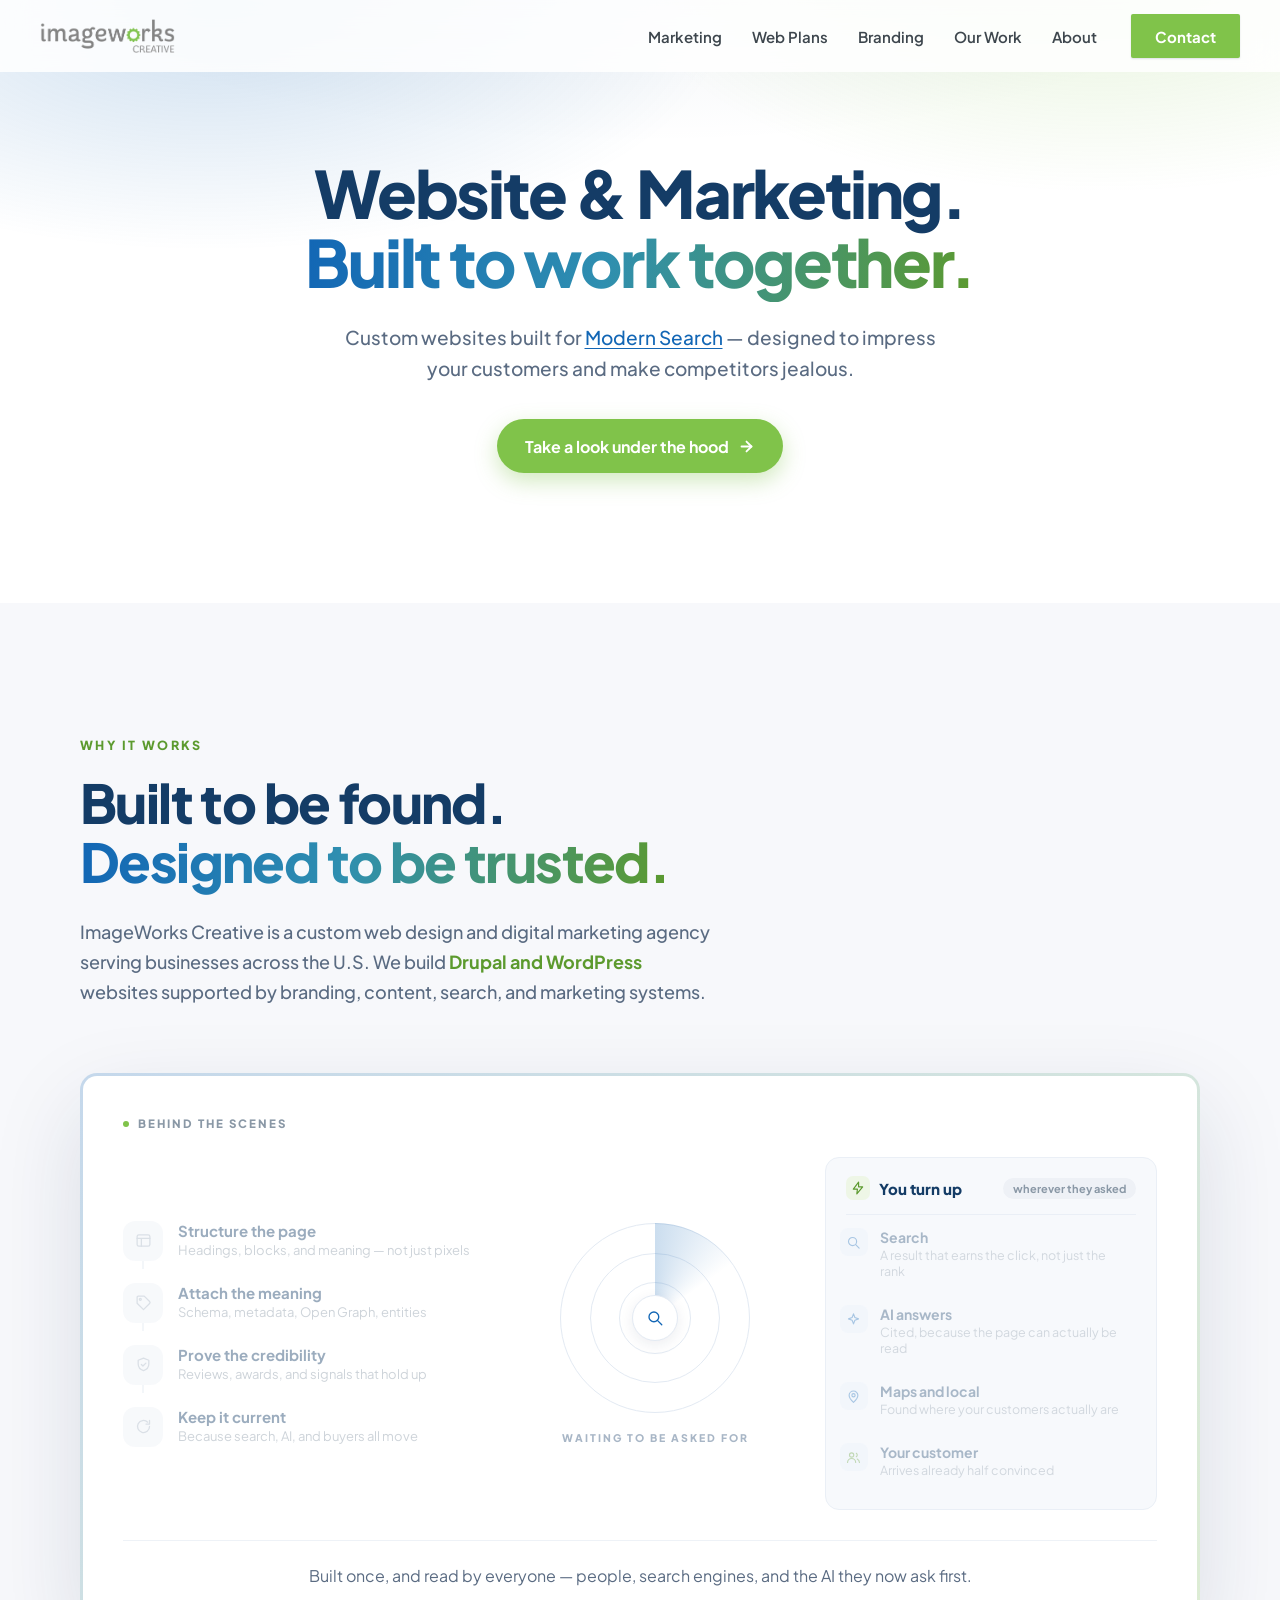
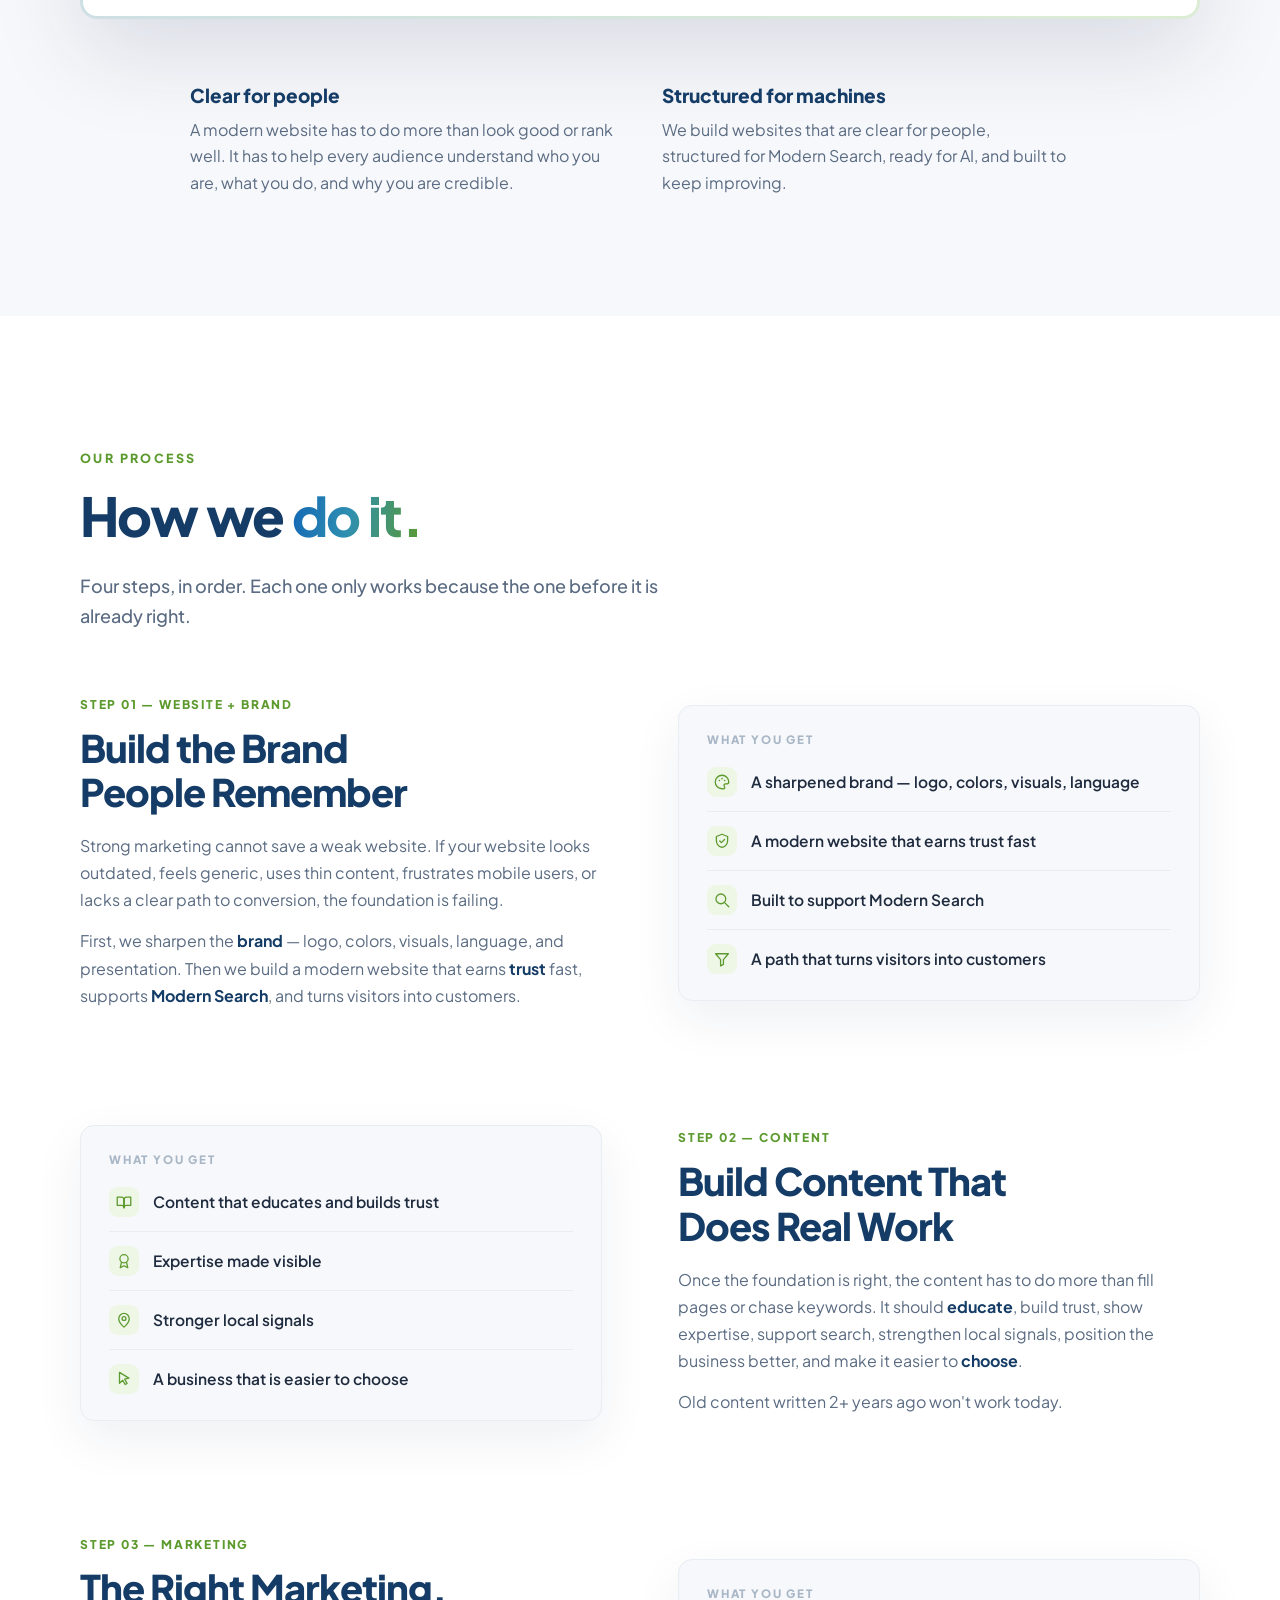
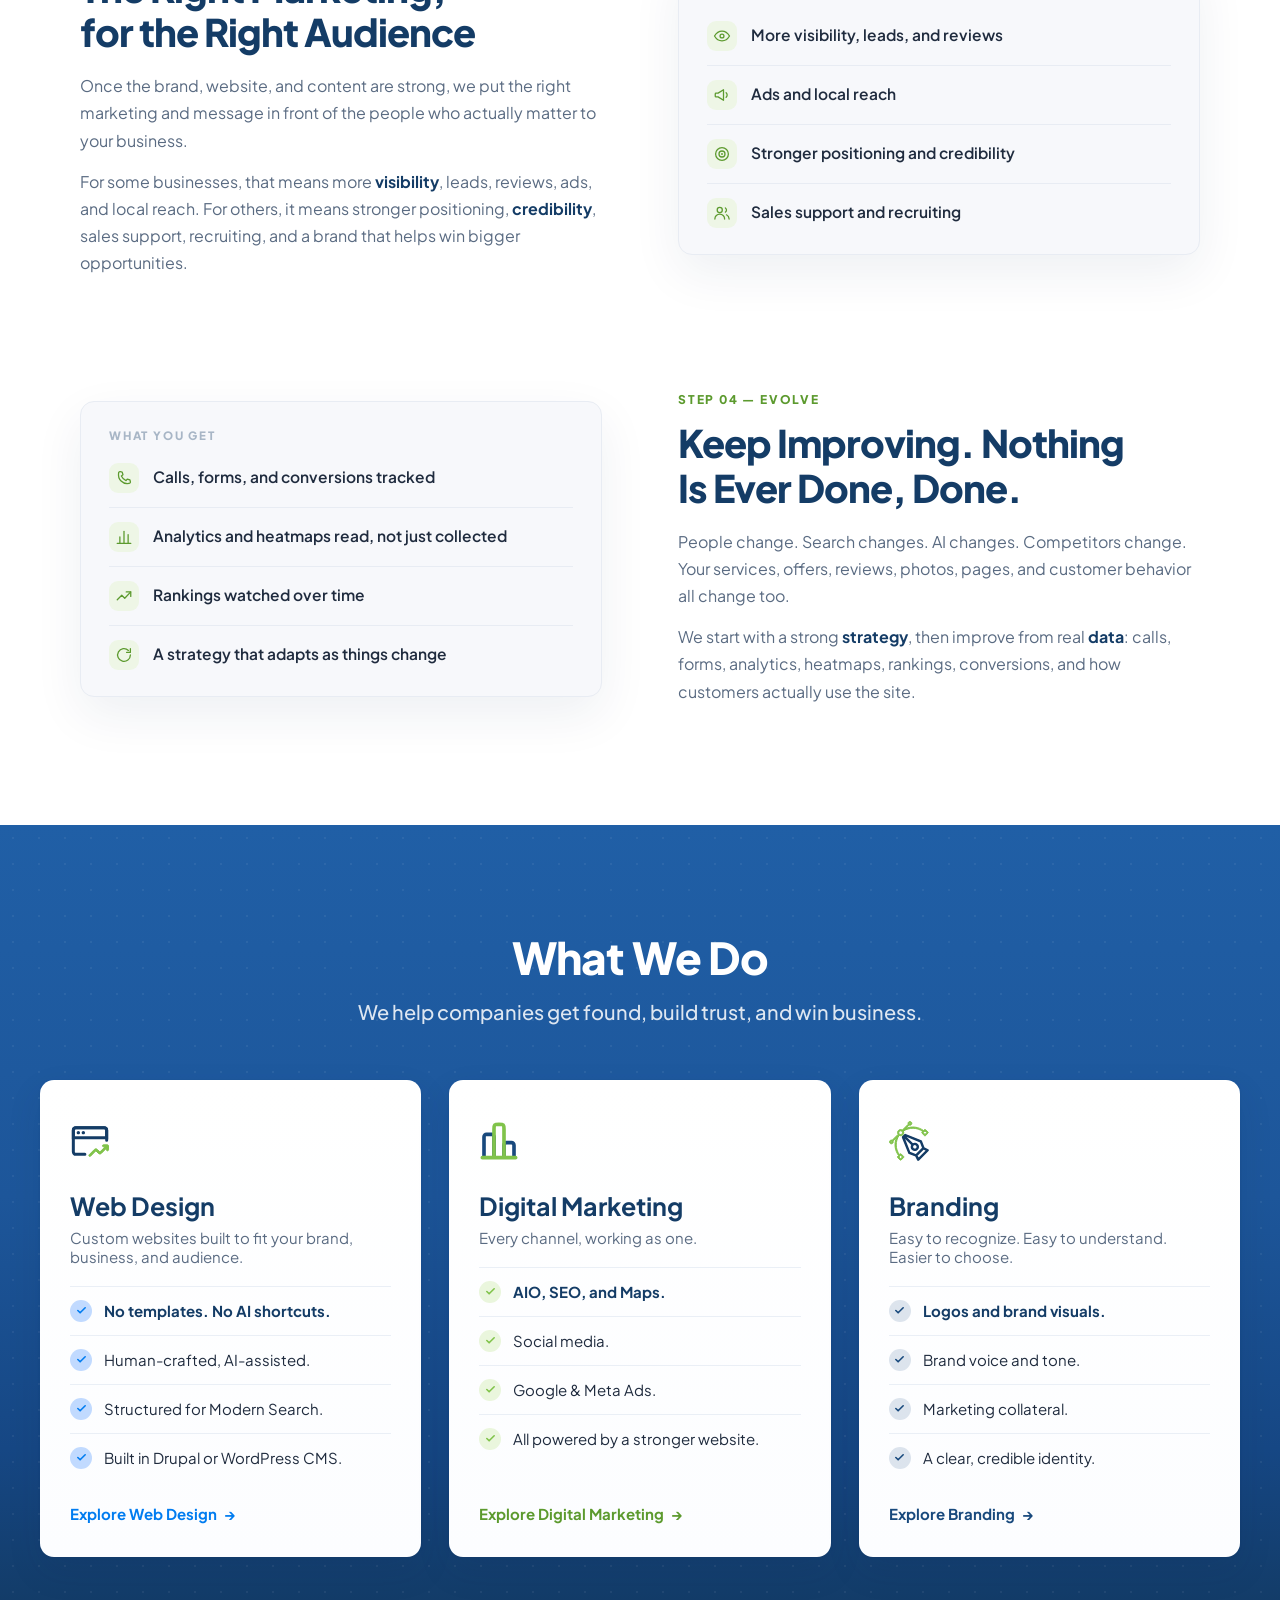
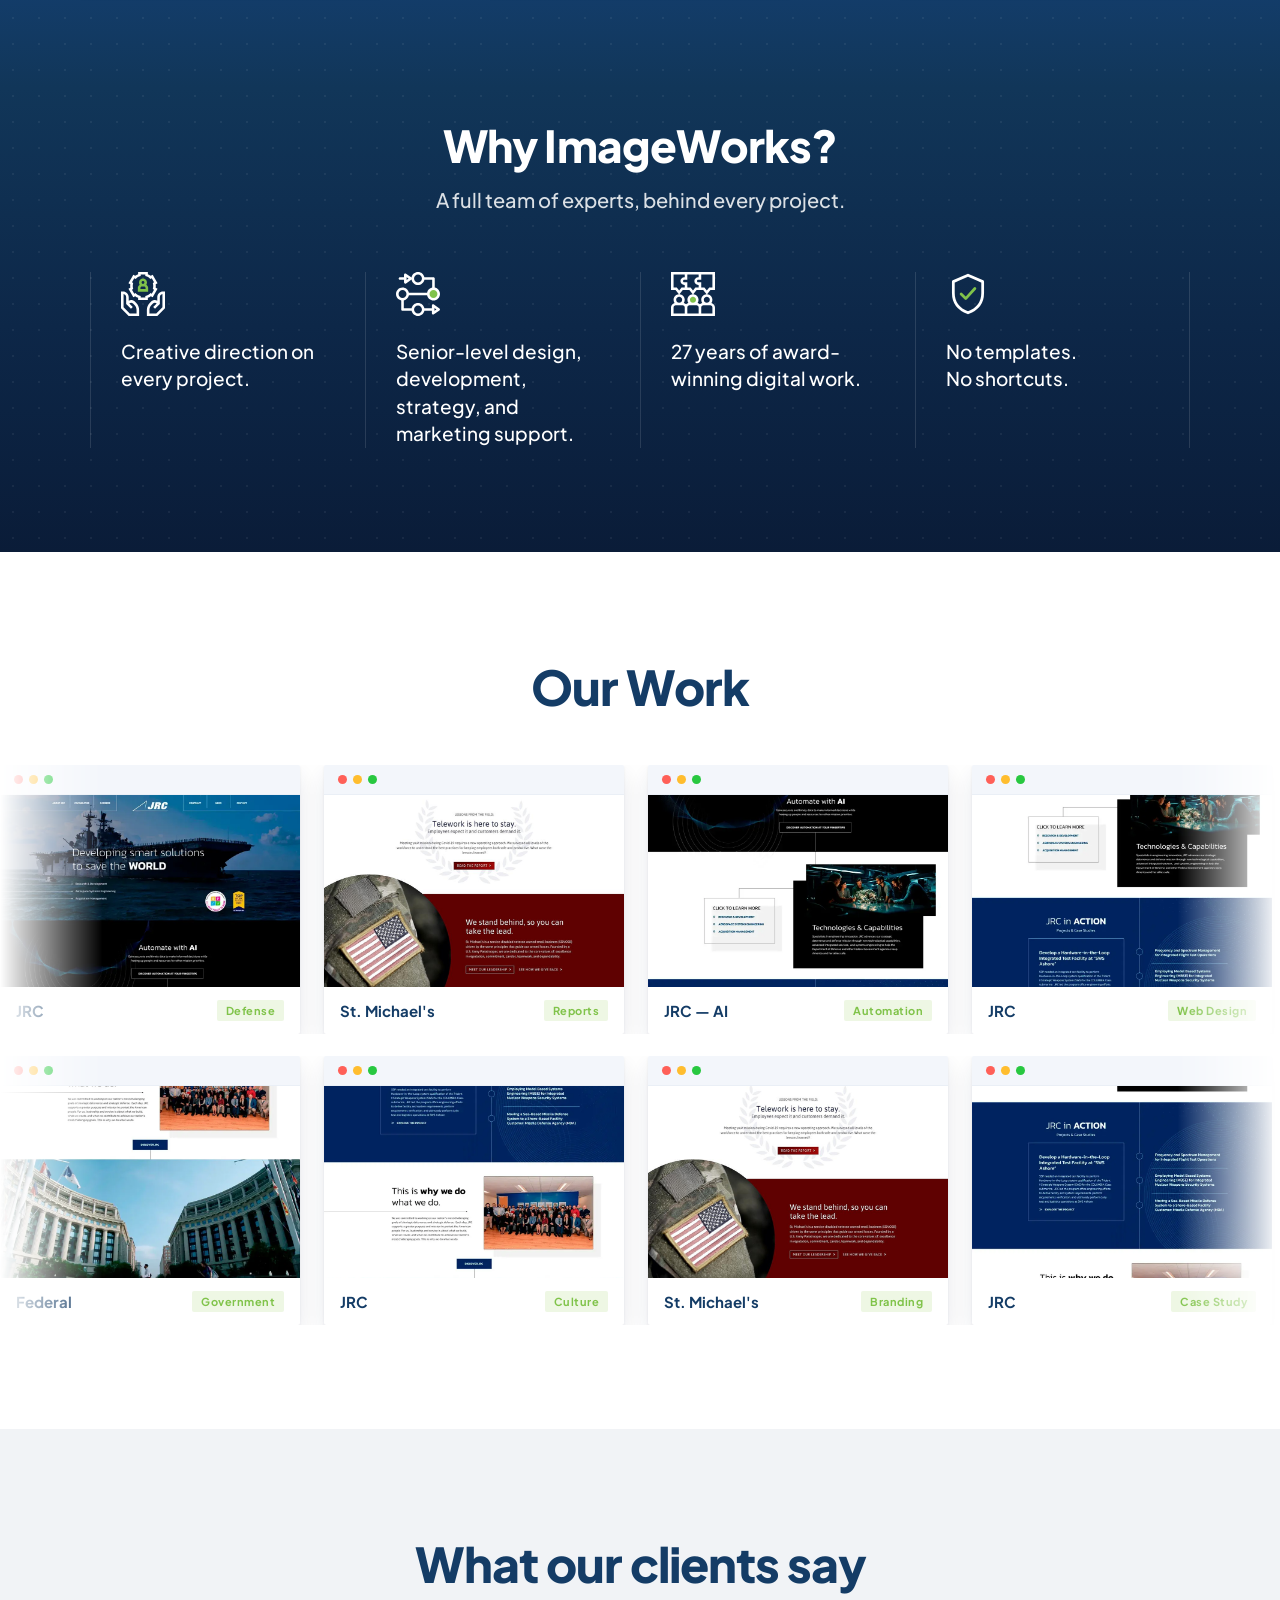
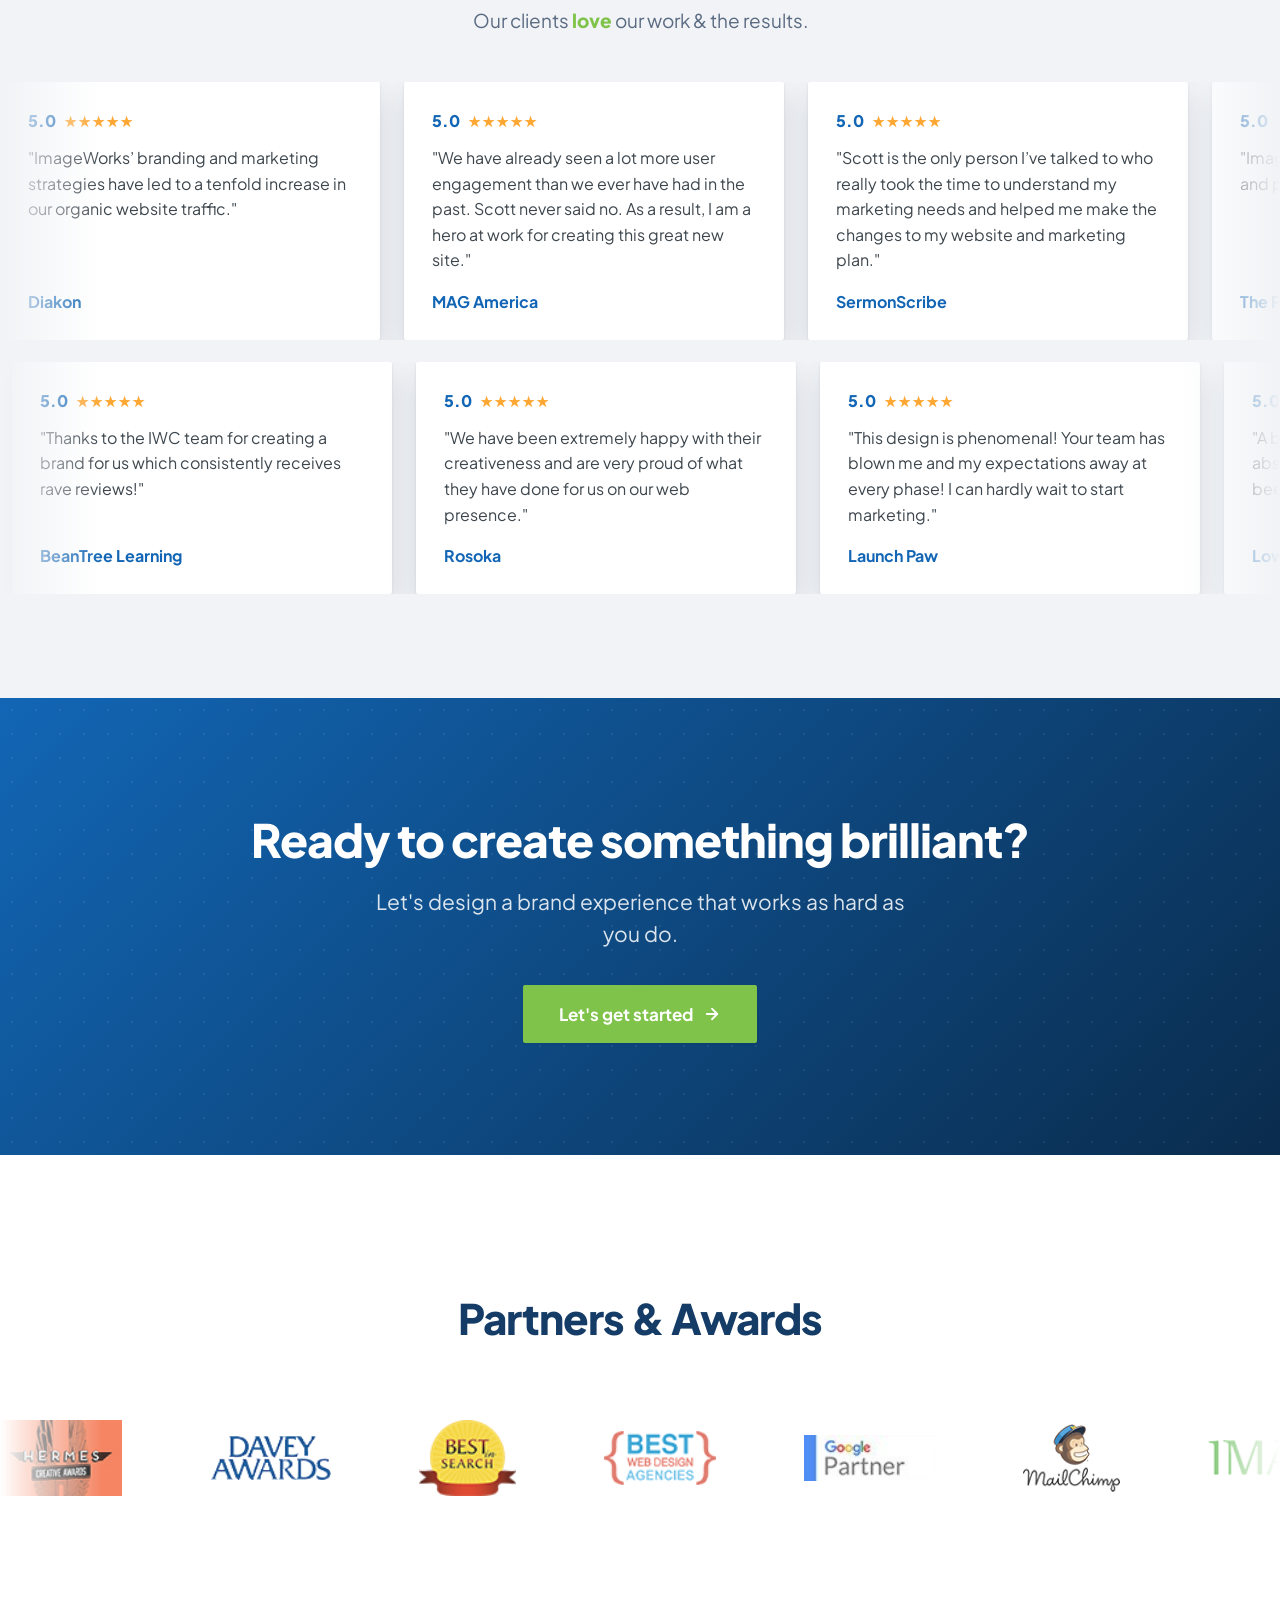
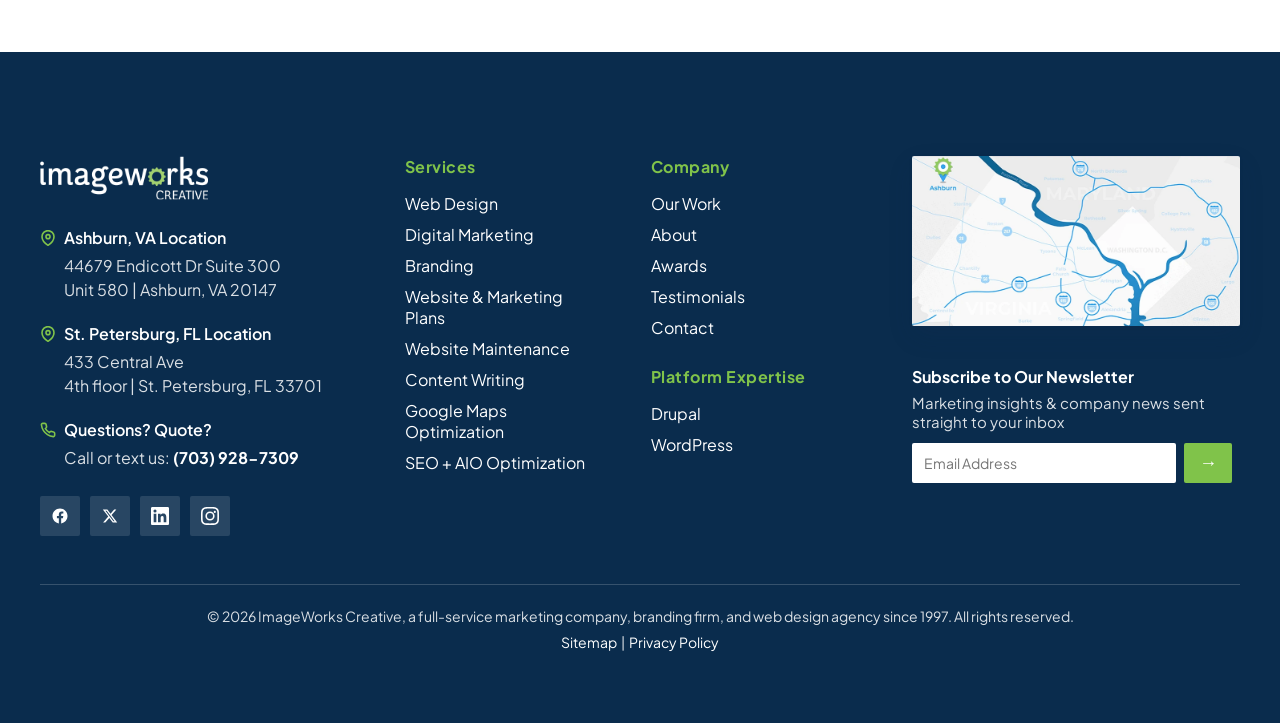
<file: option-3/index.html>
<!DOCTYPE html>
<html lang="en">
<head>
<meta charset="utf-8">
<meta name="viewport" content="width=device-width, initial-scale=1">
<title>ImageWorks Creative</title>
<link rel="preconnect" href="https://fonts.googleapis.com">
<link rel="preconnect" href="https://fonts.gstatic.com" crossorigin>
<link href="https://fonts.googleapis.com/css2?family=Plus+Jakarta+Sans:ital,wght@0,400;0,500;0,600;0,700;0,800;1,400&display=swap" rel="stylesheet">
<link rel="stylesheet" href="styles.css">
</head>
<body>
<!-- overflow-x:clip, not hidden: `hidden` makes this a scroll container, which
     silently kills position:sticky anywhere inside it (the process rail). `clip`
     still contains the horizontal overflow but creates no scrollport. -->
<div style="position:relative;width:100%;overflow-x:clip;background:#fff;">

<!-- ===================== NAV ===================== -->
<nav data-nav style="position:absolute;top:0;left:0;width:100%;height:72px;z-index:120;display:flex;align-items:center;justify-content:space-between;padding:0 40px;background:rgba(255,255,255,.86);backdrop-filter:blur(14px);-webkit-backdrop-filter:blur(14px);transition:box-shadow .35s ease,background .35s ease;">
  <a href="#top" style="display:flex;align-items:center;text-decoration:none;">
    <img src="../assets/logo.png" alt="ImageWorks Creative" style="height:34px;width:auto;display:block;"/>
  </a>
  <!-- links + CTA travel together on the right -->
  <div style="display:flex;align-items:center;gap:34px;">
    <div style="display:flex;align-items:center;gap:30px;">
      <a class="iw-link" href="#work" style="font-size:15px;font-weight:600;color:#3d464d;">Marketing</a>
      <a class="iw-link" href="#work" style="font-size:15px;font-weight:600;color:#3d464d;">Web Plans</a>
      <a class="iw-link" href="#work" style="font-size:15px;font-weight:600;color:#3d464d;">Branding</a>
      <a class="iw-link" href="#work" style="font-size:15px;font-weight:600;color:#3d464d;">Our Work</a>
      <a class="iw-link" href="#why" style="font-size:15px;font-weight:600;color:#3d464d;">About</a>
    </div>
    <a class="iw-btn" href="#cta" style="display:flex;align-items:center;gap:8px;height:44px;padding:0 24px;border-radius:2px;background:#80c34a;color:#fff;font-size:15px;font-weight:700;text-decoration:none;box-shadow:0 1px 2px rgba(20,40,80,.14);">Contact</a>
  </div>
</nav>

<!-- ===================== HERO — light, air, and one enormous line ===================== -->
<header id="top" data-hero class="iw-hero">
  <!-- washes of brand colour bled into white; the type does the work, not the background -->
  <div class="iw-hero-wash" aria-hidden="true"></div>

  <div class="iw-hero-in">
    <h1 class="iw-hero-h1">Website &amp; Marketing.<br><span class="iw-grad">Built to work together.</span></h1>

    <p class="iw-hero-sub">Custom websites built for <span class="iw-ms">Modern Search</span> — designed to impress your customers and make competitors jealous.</p>

    <div class="iw-hero-cta">
      <a class="iw-pill iw-pill--solid" href="#work">Take a look under the hood
        <svg width="17" height="17" viewBox="0 0 24 24" fill="none" stroke="currentColor" stroke-width="2.6" stroke-linecap="round" stroke-linejoin="round" aria-hidden="true"><line x1="5" y1="12" x2="19" y2="12"/><polyline points="12 5 19 12 12 19"/></svg>
      </a>
    </div>
  </div>
</header>

<!-- ===================== BUILT TO BE FOUND ===================== -->
<section class="iw-band">
  <div class="iw-reveal iw-head iw-head--left">
    <span class="iw-eyebrow">Why it works</span>
    <h2 class="iw-big iw-big--sm">Built to be found.<br><span class="iw-grad">Designed to be trusted.</span></h2>
    <p class="iw-lead">ImageWorks Creative is a custom web design and digital marketing agency serving businesses across the U.S. We build <strong>Drupal and WordPress</strong> websites supported by branding, content, search, and marketing systems.</p>
  </div>

  <!-- The work, running. Three acts on a loop: we prepare the page (the steps
       light up one by one), the page waits to be asked for (the radar sweeps),
       and then you turn up wherever the question was asked (the channels fire).
       The whole point of the section, played out rather than described. -->
  <div class="iw-reveal iw-flo" data-flo>
    <div class="iw-flo-in">
      <span class="iw-flo-eyebrow"><span class="iw-flo-eyedot" aria-hidden="true"></span>Behind the scenes</span>

      <div class="iw-flo-grid">

        <!-- ACT 1 — the work we do to the page -->
        <ol class="iw-flo-steps">
          <li class="iw-flo-step" data-flo-step>
            <span class="iw-flo-tile">
              <svg width="17" height="17" viewBox="0 0 24 24" fill="none" stroke="currentColor" stroke-width="1.8" stroke-linecap="round" stroke-linejoin="round"><rect x="3" y="4" width="18" height="16" rx="2.5"/><path d="M3 9h18M9 9v11"/></svg>
              <span class="iw-flo-check" aria-hidden="true">
                <svg width="9" height="9" viewBox="0 0 24 24" fill="none" stroke="#fff" stroke-width="3.6" stroke-linecap="round" stroke-linejoin="round"><polyline points="20 6 9 17 4 12"/></svg>
              </span>
            </span>
            <span class="iw-flo-txt"><b>Structure the page</b><i>Headings, blocks, and meaning — not just pixels</i></span>
          </li>
          <li class="iw-flo-step" data-flo-step>
            <span class="iw-flo-tile">
              <svg width="17" height="17" viewBox="0 0 24 24" fill="none" stroke="currentColor" stroke-width="1.8" stroke-linecap="round" stroke-linejoin="round"><path d="M20.6 13.4 12 22l-9-9V4.5A1.5 1.5 0 0 1 4.5 3H13l7.6 7.6a2 2 0 0 1 0 2.8z"/><circle cx="7.5" cy="7.5" r="1.4"/></svg>
              <span class="iw-flo-check" aria-hidden="true">
                <svg width="9" height="9" viewBox="0 0 24 24" fill="none" stroke="#fff" stroke-width="3.6" stroke-linecap="round" stroke-linejoin="round"><polyline points="20 6 9 17 4 12"/></svg>
              </span>
            </span>
            <span class="iw-flo-txt"><b>Attach the meaning</b><i>Schema, metadata, Open Graph, entities</i></span>
          </li>
          <li class="iw-flo-step" data-flo-step>
            <span class="iw-flo-tile">
              <svg width="17" height="17" viewBox="0 0 24 24" fill="none" stroke="currentColor" stroke-width="1.8" stroke-linecap="round" stroke-linejoin="round"><path d="M12 3l7.5 3v5.2c0 4.5-3.2 8-7.5 9.3-4.3-1.3-7.5-4.8-7.5-9.3V6z"/><polyline points="9 12 11.2 14.2 15.4 10"/></svg>
              <span class="iw-flo-check" aria-hidden="true">
                <svg width="9" height="9" viewBox="0 0 24 24" fill="none" stroke="#fff" stroke-width="3.6" stroke-linecap="round" stroke-linejoin="round"><polyline points="20 6 9 17 4 12"/></svg>
              </span>
            </span>
            <span class="iw-flo-txt"><b>Prove the credibility</b><i>Reviews, awards, and signals that hold up</i></span>
          </li>
          <li class="iw-flo-step" data-flo-step>
            <span class="iw-flo-tile">
              <svg width="17" height="17" viewBox="0 0 24 24" fill="none" stroke="currentColor" stroke-width="1.8" stroke-linecap="round" stroke-linejoin="round"><path d="M20.5 12a8.5 8.5 0 1 1-2.6-6.1"/><polyline points="20.5 3.5 20.5 8.5 15.5 8.5"/></svg>
              <span class="iw-flo-check" aria-hidden="true">
                <svg width="9" height="9" viewBox="0 0 24 24" fill="none" stroke="#fff" stroke-width="3.6" stroke-linecap="round" stroke-linejoin="round"><polyline points="20 6 9 17 4 12"/></svg>
              </span>
            </span>
            <span class="iw-flo-txt"><b>Keep it current</b><i>Because search, AI, and buyers all move</i></span>
          </li>
        </ol>

        <!-- ACT 2 — the page, waiting to be asked for -->
        <div class="iw-flo-radar" data-flo-radar>
          <div class="iw-flo-rings" aria-hidden="true">
            <span class="iw-flo-ring"></span>
            <span class="iw-flo-ring"></span>
            <span class="iw-flo-ring"></span>
            <span class="iw-flo-sweep"></span>
            <span class="iw-flo-core">
              <svg width="18" height="18" viewBox="0 0 24 24" fill="none" stroke="#1266b5" stroke-width="1.8" stroke-linecap="round"><circle cx="10.5" cy="10.5" r="6.5"/><line x1="15.5" y1="15.5" x2="21" y2="21"/></svg>
            </span>
            <span class="iw-flo-blip" data-flo-blip>Someone searches</span>
          </div>
          <span class="iw-flo-state" data-flo-state>Waiting to be asked for</span>
        </div>

        <!-- ACT 3 — where the page turns up -->
        <div class="iw-flo-panel">
          <div class="iw-flo-panel-head">
            <span class="iw-flo-bolt" aria-hidden="true">
              <svg width="14" height="14" viewBox="0 0 24 24" fill="none" stroke="#5c9a2e" stroke-width="2" stroke-linecap="round" stroke-linejoin="round"><polygon points="13 2 4 14 11 14 10 22 20 10 13 10 13 2"/></svg>
            </span>
            <b>You turn up</b>
            <span class="iw-flo-when">wherever they asked</span>
          </div>
          <ul class="iw-flo-rows">
            <li class="iw-flo-row" data-flo-row>
              <span class="iw-flo-rowic"><svg width="15" height="15" viewBox="0 0 24 24" fill="none" stroke="#1266b5" stroke-width="1.8" stroke-linecap="round"><circle cx="10.5" cy="10.5" r="6.5"/><line x1="15.5" y1="15.5" x2="21" y2="21"/></svg></span>
              <span><b>Search</b><i>A result that earns the click, not just the rank</i></span>
            </li>
            <li class="iw-flo-row" data-flo-row>
              <span class="iw-flo-rowic"><svg width="15" height="15" viewBox="0 0 24 24" fill="none" stroke="#1266b5" stroke-width="1.8" stroke-linecap="round" stroke-linejoin="round"><path d="M12 3l2.2 5.8L20 11l-5.8 2.2L12 19l-2.2-5.8L4 11l5.8-2.2z"/></svg></span>
              <span><b>AI answers</b><i>Cited, because the page can actually be read</i></span>
            </li>
            <li class="iw-flo-row" data-flo-row>
              <span class="iw-flo-rowic"><svg width="15" height="15" viewBox="0 0 24 24" fill="none" stroke="#1266b5" stroke-width="1.8" stroke-linecap="round" stroke-linejoin="round"><path d="M12 21.5s7-6.2 7-11.3A7 7 0 1 0 5 10.2c0 5.1 7 11.3 7 11.3z"/><circle cx="12" cy="10" r="2.6"/></svg></span>
              <span><b>Maps and local</b><i>Found where your customers actually are</i></span>
            </li>
            <li class="iw-flo-row" data-flo-row>
              <span class="iw-flo-rowic"><svg width="15" height="15" viewBox="0 0 24 24" fill="none" stroke="#5c9a2e" stroke-width="1.8" stroke-linecap="round" stroke-linejoin="round"><circle cx="9" cy="8" r="3.4"/><path d="M2.5 20a6.5 6.5 0 0 1 13 0"/><path d="M16.5 5.2a3.4 3.4 0 0 1 0 5.6"/><path d="M18 14.4a6.5 6.5 0 0 1 3.5 5.6"/></svg></span>
              <span><b>Your customer</b><i>Arrives already half convinced</i></span>
            </li>
          </ul>
        </div>
      </div>

      <p class="iw-flo-foot">Built once, and read by everyone — people, search engines, and the AI they now ask first.</p>
    </div>
  </div>

  <!-- the two claims the graphic is making, spelled out under it -->
  <div class="iw-reveal iw-notes">
    <div class="iw-note">
      <h3>Clear for people</h3>
      <p>A modern website has to do more than look good or rank well. It has to help every audience understand who you are, what you do, and why you are credible.</p>
    </div>
    <div class="iw-note">
      <h3>Structured for machines</h3>
      <p>We build websites that are clear for people, structured for Modern Search, ready for AI, and built to keep improving.</p>
    </div>
  </div>
</section>

<!-- ===================== HOW WE DO IT (process) ===================== -->
<section class="iw-process">
  <div class="iw-reveal iw-head iw-head--left">
    <span class="iw-eyebrow">Our process</span>
    <h2 class="iw-big iw-big--single iw-big--sm">How we <span class="iw-grad">do it.</span></h2>
    <p class="iw-lead">Four steps, in order. Each one only works because the one before it is already right.</p>
  </div>

  <div class="iw-steps-rows">
    <div class="iw-reveal iw-step-row">
      <div class="iw-step-copy">
        <div class="iw-steps-eyebrow">Step 01 — Website + Brand</div>
        <h3 class="iw-steps-title">Build the Brand People Remember</h3>
        <p class="iw-steps-body">Strong marketing cannot save a weak website. If your website looks outdated, feels generic, uses thin content, frustrates mobile users, or lacks a clear path to conversion, the foundation is failing.</p>
        <p class="iw-steps-body">First, we sharpen the <strong>brand</strong> — logo, colors, visuals, language, and presentation. Then we build a modern website that earns <strong>trust</strong> fast, supports <strong>Modern Search</strong>, and turns visitors into customers.</p>
      </div>
      <div class="iw-step-card">
        <div class="iw-step-card-head">What you get</div>
        <div class="iw-step-card-body">
          <ul class="iw-steps-list">
            <!-- palette: the brand's visual language -->
            <li><span class="iw-steps-ic"><svg width="18" height="18" viewBox="0 0 24 24" fill="none" stroke="#5c9a2e" stroke-width="1.7" stroke-linecap="round" stroke-linejoin="round"><path d="M12 21a9 9 0 1 1 9-9c0 2-1.6 2.6-3 2.6h-1.4a2 2 0 0 0-1.3 3.5 1.8 1.8 0 0 1-1.2 3z"/><circle cx="8.5" cy="10" r="1.1" fill="#5c9a2e" stroke="none"/><circle cx="12" cy="7.5" r="1.1" fill="#5c9a2e" stroke="none"/><circle cx="15.5" cy="10" r="1.1" fill="#5c9a2e" stroke="none"/></svg></span><span>A sharpened brand — logo, colors, visuals, language</span></li>
            <!-- shield: trust, earned fast -->
            <li><span class="iw-steps-ic"><svg width="18" height="18" viewBox="0 0 24 24" fill="none" stroke="#5c9a2e" stroke-width="1.7" stroke-linecap="round" stroke-linejoin="round"><path d="M12 3l7.5 3v5.2c0 4.5-3.2 8-7.5 9.3-4.3-1.3-7.5-4.8-7.5-9.3V6z"/><polyline points="9 12 11.2 14.2 15.4 10"/></svg></span><span>A modern website that earns trust fast</span></li>
            <!-- magnifier: Modern Search -->
            <li><span class="iw-steps-ic"><svg width="18" height="18" viewBox="0 0 24 24" fill="none" stroke="#5c9a2e" stroke-width="1.7" stroke-linecap="round" stroke-linejoin="round"><circle cx="10.5" cy="10.5" r="6.5"/><line x1="15.5" y1="15.5" x2="21" y2="21"/></svg></span><span>Built to support Modern Search</span></li>
            <!-- funnel: visitors narrowing into customers -->
            <li><span class="iw-steps-ic"><svg width="18" height="18" viewBox="0 0 24 24" fill="none" stroke="#5c9a2e" stroke-width="1.7" stroke-linecap="round" stroke-linejoin="round"><path d="M3.5 5h17l-6.6 7.8v6.4l-3.8 2v-8.4z"/></svg></span><span>A path that turns visitors into customers</span></li>
            </ul>
        </div>
      </div>
    </div>

    <div class="iw-reveal iw-step-row is-flipped">
      <div class="iw-step-copy">
        <div class="iw-steps-eyebrow">Step 02 — Content</div>
        <h3 class="iw-steps-title">Build Content That Does Real Work</h3>
        <p class="iw-steps-body">Once the foundation is right, the content has to do more than fill pages or chase keywords. It should <strong>educate</strong>, build trust, show expertise, support search, strengthen local signals, position the business better, and make it easier to <strong>choose</strong>.</p>
        <p class="iw-steps-body">Old content written 2+ years ago won't work today.</p>
      </div>
      <div class="iw-step-card">
        <div class="iw-step-card-head">What you get</div>
        <div class="iw-step-card-body">
          <ul class="iw-steps-list">
            <!-- open book: content that teaches -->
            <li><span class="iw-steps-ic"><svg width="18" height="18" viewBox="0 0 24 24" fill="none" stroke="#5c9a2e" stroke-width="1.7" stroke-linecap="round" stroke-linejoin="round"><path d="M12 7.5v12"/><path d="M3 5.5h5.5A3.5 3.5 0 0 1 12 9v10.5a3 3 0 0 0-3-3H3z"/><path d="M21 5.5h-5.5A3.5 3.5 0 0 0 12 9v10.5a3 3 0 0 1 3-3h6z"/></svg></span><span>Content that educates and builds trust</span></li>
            <!-- medal: expertise, made visible -->
            <li><span class="iw-steps-ic"><svg width="18" height="18" viewBox="0 0 24 24" fill="none" stroke="#5c9a2e" stroke-width="1.7" stroke-linecap="round" stroke-linejoin="round"><circle cx="12" cy="9" r="5.5"/><path d="M8.6 13.7L7 21l5-2.6L17 21l-1.6-7.3"/></svg></span><span>Expertise made visible</span></li>
            <!-- map pin: local signals -->
            <li><span class="iw-steps-ic"><svg width="18" height="18" viewBox="0 0 24 24" fill="none" stroke="#5c9a2e" stroke-width="1.7" stroke-linecap="round" stroke-linejoin="round"><path d="M12 21.5s7-6.2 7-11.3A7 7 0 1 0 5 10.2c0 5.1 7 11.3 7 11.3z"/><circle cx="12" cy="10" r="2.6"/></svg></span><span>Stronger local signals</span></li>
            <!-- pointer: the moment someone chooses you -->
            <li><span class="iw-steps-ic"><svg width="18" height="18" viewBox="0 0 24 24" fill="none" stroke="#5c9a2e" stroke-width="1.7" stroke-linecap="round" stroke-linejoin="round"><path d="M6 3.2l12.5 7.6-5.6 1.4 3.2 5.6-2.6 1.5-3.2-5.6-4.3 3.9z"/></svg></span><span>A business that is easier to choose</span></li>
            </ul>
        </div>
      </div>
    </div>

    <div class="iw-reveal iw-step-row">
      <div class="iw-step-copy">
        <div class="iw-steps-eyebrow">Step 03 — Marketing</div>
        <h3 class="iw-steps-title">The Right Marketing, for the Right Audience</h3>
        <p class="iw-steps-body">Once the brand, website, and content are strong, we put the right marketing and message in front of the people who actually matter to your business.</p>
        <p class="iw-steps-body">For some businesses, that means more <strong>visibility</strong>, leads, reviews, ads, and local reach. For others, it means stronger positioning, <strong>credibility</strong>, sales support, recruiting, and a brand that helps win bigger opportunities.</p>
      </div>
      <div class="iw-step-card">
        <div class="iw-step-card-head">What you get</div>
        <div class="iw-step-card-body">
          <ul class="iw-steps-list">
            <!-- eye: being seen -->
            <li><span class="iw-steps-ic"><svg width="18" height="18" viewBox="0 0 24 24" fill="none" stroke="#5c9a2e" stroke-width="1.7" stroke-linecap="round" stroke-linejoin="round"><path d="M2 12s3.8-6.5 10-6.5S22 12 22 12s-3.8 6.5-10 6.5S2 12 2 12z"/><circle cx="12" cy="12" r="2.6"/></svg></span><span>More visibility, leads, and reviews</span></li>
            <!-- megaphone: ads carrying the message out -->
            <li><span class="iw-steps-ic"><svg width="18" height="18" viewBox="0 0 24 24" fill="none" stroke="#5c9a2e" stroke-width="1.7" stroke-linecap="round" stroke-linejoin="round"><path d="M4 9.5h2.8L14 5v14l-7.2-4.5H4a1 1 0 0 1-1-1v-3a1 1 0 0 1 1-1z"/><path d="M17.5 9a4 4 0 0 1 0 6"/></svg></span><span>Ads and local reach</span></li>
            <!-- target: positioning -->
            <li><span class="iw-steps-ic"><svg width="18" height="18" viewBox="0 0 24 24" fill="none" stroke="#5c9a2e" stroke-width="1.7" stroke-linecap="round" stroke-linejoin="round"><circle cx="12" cy="12" r="8.5"/><circle cx="12" cy="12" r="4"/><circle cx="12" cy="12" r="1.2" fill="#5c9a2e" stroke="none"/></svg></span><span>Stronger positioning and credibility</span></li>
            <!-- two people: sales support and recruiting -->
            <li><span class="iw-steps-ic"><svg width="18" height="18" viewBox="0 0 24 24" fill="none" stroke="#5c9a2e" stroke-width="1.7" stroke-linecap="round" stroke-linejoin="round"><circle cx="9" cy="8" r="3.4"/><path d="M2.5 20a6.5 6.5 0 0 1 13 0"/><path d="M16.5 5.2a3.4 3.4 0 0 1 0 5.6"/><path d="M18 14.4a6.5 6.5 0 0 1 3.5 5.6"/></svg></span><span>Sales support and recruiting</span></li>
            </ul>
        </div>
      </div>
    </div>

    <div class="iw-reveal iw-step-row is-flipped">
      <div class="iw-step-copy">
        <div class="iw-steps-eyebrow">Step 04 — Evolve</div>
        <h3 class="iw-steps-title">Keep Improving. Nothing Is Ever Done, Done.</h3>
        <p class="iw-steps-body">People change. Search changes. AI changes. Competitors change. Your services, offers, reviews, photos, pages, and customer behavior all change too.</p>
        <p class="iw-steps-body">We start with a strong <strong>strategy</strong>, then improve from real <strong>data</strong>: calls, forms, analytics, heatmaps, rankings, conversions, and how customers actually use the site.</p>
      </div>
      <div class="iw-step-card">
        <div class="iw-step-card-head">What you get</div>
        <div class="iw-step-card-body">
          <ul class="iw-steps-list">
            <!-- phone: the call that actually came in -->
            <li><span class="iw-steps-ic"><svg width="18" height="18" viewBox="0 0 24 24" fill="none" stroke="#5c9a2e" stroke-width="1.7" stroke-linecap="round" stroke-linejoin="round"><path d="M7 3.5l2.6.6 1 3.6-2.1 1.6a12.5 12.5 0 0 0 6.2 6.2l1.6-2.1 3.6 1 .6 2.6a1.8 1.8 0 0 1-1.9 2.2C10.4 20.6 3.4 13.6 4.8 5.4A1.8 1.8 0 0 1 7 3.5z"/></svg></span><span>Calls, forms, and conversions tracked</span></li>
            <!-- bars: analytics actually read -->
            <li><span class="iw-steps-ic"><svg width="18" height="18" viewBox="0 0 24 24" fill="none" stroke="#5c9a2e" stroke-width="1.7" stroke-linecap="round" stroke-linejoin="round"><line x1="3" y1="20.5" x2="21" y2="20.5"/><line x1="6.5" y1="20.5" x2="6.5" y2="12"/><line x1="12" y1="20.5" x2="12" y2="4.5"/><line x1="17.5" y1="20.5" x2="17.5" y2="9"/></svg></span><span>Analytics and heatmaps read, not just collected</span></li>
            <!-- climbing line: rankings over time -->
            <li><span class="iw-steps-ic"><svg width="18" height="18" viewBox="0 0 24 24" fill="none" stroke="#5c9a2e" stroke-width="1.7" stroke-linecap="round" stroke-linejoin="round"><polyline points="3 17 9 11 13 15 21 6.5"/><polyline points="15 6.5 21 6.5 21 12.5"/></svg></span><span>Rankings watched over time</span></li>
            <!-- loop: a strategy that keeps going round -->
            <li><span class="iw-steps-ic"><svg width="18" height="18" viewBox="0 0 24 24" fill="none" stroke="#5c9a2e" stroke-width="1.7" stroke-linecap="round" stroke-linejoin="round"><path d="M20.5 12a8.5 8.5 0 1 1-2.6-6.1"/><polyline points="20.5 3.5 20.5 8.5 15.5 8.5"/></svg></span><span>A strategy that adapts as things change</span></li>
            </ul>
        </div>
      </div>
    </div>
  </div>
</section>

<!-- ===================== WHAT WE DO + WHY (shared blue→navy gradient band) ===================== -->
<div class="iw-blueband">
<section style="position:relative;padding:104px 40px;background:transparent;overflow:hidden;">
  <div style="position:relative;max-width:1200px;margin:0 auto;">
    <div style="text-align:center;max-width:640px;margin:0 auto 56px;">
      <h2 class="iw-reveal" style="margin:0;font-size:44px;font-weight:800;letter-spacing:-.8px;color:#fff;">What We Do</h2>
      <p class="iw-reveal" style="margin:14px 0 0;font-size:20px;color:rgba(255,255,255,.85);font-weight:500;">We help companies get found, build trust, and win business.</p>
    </div>
    <div style="display:grid;grid-template-columns:repeat(3,1fr);gap:28px;">
      <div class="iw-reveal iw-card" style="display:flex;flex-direction:column;transition-delay:0ms;padding:34px 30px;border-radius:14px;background:linear-gradient(180deg,#fff,#fcfdff);box-shadow:0 1px 3px rgba(20,40,80,.08),0 14px 34px rgba(20,40,80,.1);">
        <div style="width:54px;height:54px;display:flex;align-items:center;justify-content:flex-start;"><svg width="40" height="40" viewBox="0 0 40 40" fill="none" xmlns="http://www.w3.org/2000/svg">
<path d="M14.8887 33.3334H5.83203C5.16899 33.3334 4.53311 33.07 4.06426 32.6012C3.59542 32.1323 3.33203 31.4965 3.33203 30.8334V9.16675C3.33203 8.50371 3.59542 7.86782 4.06426 7.39898C4.53311 6.93014 5.16899 6.66675 5.83203 6.66675H34.1654C34.8284 6.66675 35.4643 6.93014 35.9331 7.39898C36.402 7.86782 36.6654 8.50371 36.6654 9.16675V19.2159" stroke="#143C66" stroke-width="3" stroke-linecap="round" stroke-linejoin="round"></path>
<path d="M3.33203 9.16675C3.33203 8.50371 3.59542 7.86782 4.06426 7.39898C4.53311 6.93014 5.16899 6.66675 5.83203 6.66675H34.1654C34.8284 6.66675 35.4643 6.93014 35.9331 7.39898C36.402 7.86782 36.6654 8.50371 36.6654 9.16675V16.6667H3.33203V9.16675Z" stroke="#143C66" stroke-width="3"></path>
<path d="M19.1771 35.1275C18.9771 34.9275 18.8811 34.6902 18.8891 34.4155C18.8971 34.1408 18.9931 33.9115 19.1771 33.7275L24.4521 28.3775C24.8355 27.9942 25.3105 27.8025 25.8771 27.8025C26.4438 27.8025 26.9188 27.9942 27.3021 28.3775L29.8771 30.9775L35.0771 25.8275H33.4771C33.1938 25.8275 32.9565 25.7315 32.7651 25.5395C32.5738 25.3475 32.4778 25.1105 32.4771 24.8285C32.4765 24.5465 32.5725 24.3092 32.7651 24.1165C32.9578 23.9238 33.1951 23.8278 33.4771 23.8285H37.4771C37.7605 23.8285 37.9981 23.9245 38.1901 24.1165C38.3821 24.3085 38.4778 24.5458 38.4771 24.8285V28.8285C38.4771 29.1118 38.3811 29.3495 38.1891 29.5415C37.9971 29.7335 37.7598 29.8292 37.4771 29.8285C37.1945 29.8278 36.9571 29.7322 36.7651 29.5415C36.5731 29.3508 36.4771 29.1132 36.4771 28.8285V27.2285L31.3021 32.4025C30.9188 32.7858 30.4438 32.9775 29.8771 32.9775C29.3105 32.9775 28.8355 32.7858 28.4521 32.4025L25.8771 29.8275L20.5771 35.1275C20.3938 35.3108 20.1605 35.4025 19.8771 35.4025C19.5938 35.4025 19.3605 35.3108 19.1771 35.1275Z" fill="#80C34A" stroke="#80C34A"></path>
<path d="M6.66667 11.6668C6.66667 10.7464 7.41286 10.0002 8.33333 10.0002C9.25381 10.0002 10 10.7464 10 11.6668C10 12.5873 9.25381 13.3335 8.33333 13.3335C7.41286 13.3335 6.66667 12.5873 6.66667 11.6668Z" fill="#143C66"></path>
<path d="M11.6667 11.6668C11.6667 10.7464 12.4129 10.0002 13.3333 10.0002C14.2538 10.0002 15 10.7464 15 11.6668C15 12.5873 14.2538 13.3335 13.3333 13.3335C12.4129 13.3335 11.6667 12.5873 11.6667 11.6668Z" fill="#143C66"></path>
</svg></div>
        <h3 style="margin:22px 0 6px;font-size:25px;font-weight:700;color:#143c66;">Web Design</h3>
        <p style="margin:0 0 20px;font-size:15px;color:#5a6b82;">Custom websites built to fit your brand, business, and audience.</p>
        <ul style="list-style:none;margin:0;padding:0;display:flex;flex-direction:column;gap:0;">
          <li style="display:flex;align-items:center;gap:12px;padding:13px 0;border-top:1px solid #eaeff6;"><span style="width:22px;height:22px;border-radius:50%;background:#c1daff;display:flex;align-items:center;justify-content:center;flex-shrink:0;"><svg width="11" height="11" viewBox="0 0 24 24" fill="none" stroke="#007cf0" stroke-width="3.5" stroke-linecap="round" stroke-linejoin="round"><polyline points="20 6 9 17 4 12"/></svg></span><span style="font-size:15px;font-weight:700;color:#143c66;">No templates. No AI shortcuts.</span></li>
          <li style="display:flex;align-items:center;gap:12px;padding:13px 0;border-top:1px solid #eaeff6;"><span style="width:22px;height:22px;border-radius:50%;background:#c1daff;display:flex;align-items:center;justify-content:center;flex-shrink:0;"><svg width="11" height="11" viewBox="0 0 24 24" fill="none" stroke="#007cf0" stroke-width="3.5" stroke-linecap="round" stroke-linejoin="round"><polyline points="20 6 9 17 4 12"/></svg></span><span style="font-size:15px;color:#1f2b3e;">Human-crafted, AI-assisted.</span></li>
          <li style="display:flex;align-items:center;gap:12px;padding:13px 0;border-top:1px solid #eaeff6;"><span style="width:22px;height:22px;border-radius:50%;background:#c1daff;display:flex;align-items:center;justify-content:center;flex-shrink:0;"><svg width="11" height="11" viewBox="0 0 24 24" fill="none" stroke="#007cf0" stroke-width="3.5" stroke-linecap="round" stroke-linejoin="round"><polyline points="20 6 9 17 4 12"/></svg></span><span style="font-size:15px;color:#1f2b3e;">Structured for Modern Search.</span></li>
          <li style="display:flex;align-items:center;gap:12px;padding:13px 0;border-top:1px solid #eaeff6;"><span style="width:22px;height:22px;border-radius:50%;background:#c1daff;display:flex;align-items:center;justify-content:center;flex-shrink:0;"><svg width="11" height="11" viewBox="0 0 24 24" fill="none" stroke="#007cf0" stroke-width="3.5" stroke-linecap="round" stroke-linejoin="round"><polyline points="20 6 9 17 4 12"/></svg></span><span style="font-size:15px;color:#1f2b3e;">Built in Drupal or WordPress CMS.</span></li>
        </ul>
        <a class="iw-link iw-cta-link" href="#work" style="display:inline-flex;align-items:center;gap:7px;margin-top:auto;padding-top:22px;font-size:15px;font-weight:700;color:#007cf0;text-decoration:none;width:fit-content;">Explore Web Design <span aria-hidden="true">→</span></a>
      </div>
      <div class="iw-reveal iw-card" style="display:flex;flex-direction:column;transition-delay:120ms;padding:34px 30px;border-radius:14px;background:linear-gradient(180deg,#fff,#fcfdff);box-shadow:0 1px 3px rgba(20,40,80,.08),0 14px 34px rgba(20,40,80,.1);">
        <div style="width:54px;height:54px;display:flex;align-items:center;justify-content:flex-start;"><svg width="40" height="40" viewBox="0 0 33 33" fill="none" xmlns="http://www.w3.org/2000/svg">
<path d="M28.875 30.25V19.9375C28.875 19.3905 28.6577 18.8659 28.2709 18.4791C27.8841 18.0923 27.3595 17.875 26.8125 17.875H22.6875C22.1405 17.875 21.6159 18.0923 21.2291 18.4791C20.8423 18.8659 20.625 19.3905 20.625 19.9375V30.25" stroke="#18497D" stroke-width="3"></path>
<path d="M12.375 30.25V13.0625C12.375 12.5155 12.1577 11.9909 11.7709 11.6041C11.3841 11.2173 10.8595 11 10.3125 11H6.1875C5.64049 11 5.11589 11.2173 4.72909 11.6041C4.3423 11.9909 4.125 12.5155 4.125 13.0625V30.25" stroke="#18497D" stroke-width="3"></path>
<path d="M20.625 30.25V6.875C20.625 4.93075 20.625 3.95863 20.02 3.355C19.4178 2.75 18.4456 2.75 16.5 2.75C14.5544 2.75 13.5836 2.75 12.98 3.355C12.375 3.95725 12.375 4.92938 12.375 6.875V30.25" stroke="#80C34A" stroke-width="3"></path>
<path d="M30.25 30.25H2.75" stroke="#80C34A" stroke-width="3" stroke-linecap="round"></path>
</svg></div>
        <h3 style="margin:22px 0 6px;font-size:25px;font-weight:700;color:#143c66;">Digital Marketing</h3>
        <p style="margin:0 0 20px;font-size:15px;color:#5a6b82;">Every channel, working as one.</p>
        <ul style="list-style:none;margin:0;padding:0;">
          <li style="display:flex;align-items:center;gap:12px;padding:13px 0;border-top:1px solid #eaeff6;"><span style="width:22px;height:22px;border-radius:50%;background:#eaf6dd;display:flex;align-items:center;justify-content:center;flex-shrink:0;"><svg width="11" height="11" viewBox="0 0 24 24" fill="none" stroke="#80c34a" stroke-width="3.5" stroke-linecap="round" stroke-linejoin="round"><polyline points="20 6 9 17 4 12"/></svg></span><span style="font-size:15px;font-weight:700;color:#143c66;">AIO, SEO, and Maps.</span></li>
          <li style="display:flex;align-items:center;gap:12px;padding:13px 0;border-top:1px solid #eaeff6;"><span style="width:22px;height:22px;border-radius:50%;background:#eaf6dd;display:flex;align-items:center;justify-content:center;flex-shrink:0;"><svg width="11" height="11" viewBox="0 0 24 24" fill="none" stroke="#80c34a" stroke-width="3.5" stroke-linecap="round" stroke-linejoin="round"><polyline points="20 6 9 17 4 12"/></svg></span><span style="font-size:15px;color:#1f2b3e;">Social media.</span></li>
          <li style="display:flex;align-items:center;gap:12px;padding:13px 0;border-top:1px solid #eaeff6;"><span style="width:22px;height:22px;border-radius:50%;background:#eaf6dd;display:flex;align-items:center;justify-content:center;flex-shrink:0;"><svg width="11" height="11" viewBox="0 0 24 24" fill="none" stroke="#80c34a" stroke-width="3.5" stroke-linecap="round" stroke-linejoin="round"><polyline points="20 6 9 17 4 12"/></svg></span><span style="font-size:15px;color:#1f2b3e;">Google &amp; Meta Ads.</span></li>
          <li style="display:flex;align-items:center;gap:12px;padding:13px 0;border-top:1px solid #eaeff6;"><span style="width:22px;height:22px;border-radius:50%;background:#eaf6dd;display:flex;align-items:center;justify-content:center;flex-shrink:0;"><svg width="11" height="11" viewBox="0 0 24 24" fill="none" stroke="#80c34a" stroke-width="3.5" stroke-linecap="round" stroke-linejoin="round"><polyline points="20 6 9 17 4 12"/></svg></span><span style="font-size:15px;color:#1f2b3e;">All powered by a stronger website.</span></li>
        </ul>
        <a class="iw-link iw-cta-link" href="#work" style="display:inline-flex;align-items:center;gap:7px;margin-top:auto;padding-top:22px;font-size:15px;font-weight:700;color:#5c9a2e;text-decoration:none;width:fit-content;">Explore Digital Marketing <span aria-hidden="true">→</span></a>
      </div>
      <div class="iw-reveal iw-card" style="display:flex;flex-direction:column;transition-delay:240ms;padding:34px 30px;border-radius:14px;background:linear-gradient(180deg,#fff,#fcfdff);box-shadow:0 1px 3px rgba(20,40,80,.08),0 14px 34px rgba(20,40,80,.1);">
        <div style="width:54px;height:54px;display:flex;align-items:center;justify-content:flex-start;"><svg width="40" height="40" viewBox="0 0 32 32" fill="none" xmlns="http://www.w3.org/2000/svg">
<path d="M31.1285 22.9557L27.952 21.3675L25.9303 16.1087C25.9065 16.0465 25.8702 15.9899 25.8235 15.9425C25.7769 15.895 25.7209 15.8576 25.6592 15.8327L13.1152 10.8185C13.0275 10.7836 12.9315 10.7751 12.839 10.794C12.7465 10.8129 12.6616 10.8585 12.5947 10.9251L10.9217 12.5981C10.856 12.6651 10.8112 12.7497 10.7927 12.8417C10.7742 12.9337 10.7828 13.029 10.8176 13.1162L15.8317 25.6601C15.8566 25.7219 15.894 25.7778 15.9415 25.8245C15.989 25.8712 16.0456 25.9075 16.1078 25.9313L21.3665 27.953L22.9548 31.1295C22.9882 31.1996 23.038 31.2605 23.0999 31.3073C23.1619 31.3541 23.2341 31.3853 23.3107 31.3983C23.3364 31.4007 23.3624 31.4007 23.3881 31.3983C23.5164 31.3977 23.6391 31.3463 23.7295 31.2554L31.2544 23.7305C31.3098 23.6771 31.3517 23.6112 31.3765 23.5383C31.4014 23.4655 31.4085 23.3878 31.3973 23.3116C31.3843 23.2351 31.3531 23.1628 31.3063 23.1009C31.2596 23.039 31.1986 22.9892 31.1285 22.9557ZM11.832 13.0532L12.1008 12.7869L18.3449 19.031C17.9334 19.6142 17.7557 20.3305 17.8469 21.0383C17.9381 21.7461 18.2915 22.394 18.8374 22.8538C19.3833 23.3135 20.0818 23.5517 20.7949 23.5212C21.5079 23.4908 22.1836 23.1938 22.6882 22.6892C23.1929 22.1845 23.4898 21.5089 23.5203 20.7958C23.5507 20.0828 23.3126 19.3843 22.8528 18.8384C22.393 18.2925 21.7452 17.939 21.0373 17.8478C20.3295 17.7566 19.6132 17.9344 19.0301 18.3459L12.7859 12.1017L13.0523 11.833L25.1023 16.6535L27.0029 21.5975L21.5965 27.0039L16.6525 25.1033L11.832 13.0532ZM20.6716 18.7914C21.1068 18.792 21.5283 18.9435 21.8643 19.2201C22.2004 19.4967 22.4301 19.8812 22.5144 20.3081C22.5987 20.7351 22.5324 21.178 22.3267 21.5616C22.1211 21.9451 21.7888 22.2455 21.3865 22.4115C20.9842 22.5776 20.5368 22.599 20.1205 22.4721C19.7042 22.3453 19.3448 22.0781 19.1034 21.7159C18.8621 21.3538 18.7537 20.9192 18.7969 20.4861C18.84 20.0531 19.0319 19.6484 19.34 19.341C19.6935 18.9885 20.1725 18.7909 20.6716 18.7914ZM23.5213 30.0957L22.3107 27.6745L27.6687 22.3165L30.0899 23.5271L23.5213 30.0957Z" fill="#3D464D" stroke="#143C66"></path>
<path d="M9.66844 26.3138C9.57584 26.2263 9.45326 26.1775 9.32584 26.1775C9.19843 26.1775 9.07585 26.2263 8.98325 26.3138L8.36828 26.9288C6.72718 24.7014 5.82184 22.0176 5.77844 19.2513C5.73504 16.485 6.55574 13.7741 8.12617 11.4964C8.59667 11.7553 9.1384 11.8547 9.67017 11.7798C10.202 11.7049 10.6951 11.4597 11.0758 11.0809C11.4565 10.7022 11.7042 10.2102 11.7818 9.67883C11.8593 9.14743 11.7626 8.60521 11.5061 8.13341C13.7838 6.56299 16.4947 5.74229 19.261 5.78569C22.0273 5.82909 24.7111 6.73443 26.9385 8.37553L26.3138 8.98324C26.2238 9.07402 26.1733 9.19675 26.1734 9.32462C26.173 9.38835 26.1852 9.45152 26.2093 9.51052C26.2334 9.56951 26.2689 9.62317 26.3138 9.66842L28.4493 11.7869C28.54 11.8771 28.6627 11.9277 28.7906 11.9277C28.9186 11.9277 29.0413 11.8771 29.132 11.7869L31.2554 9.66358C31.3004 9.61861 31.3361 9.5652 31.3605 9.50642C31.3848 9.44763 31.3974 9.38462 31.3974 9.32099C31.3974 9.25735 31.3848 9.19434 31.3605 9.13555C31.3361 9.07677 31.3004 9.02337 31.2554 8.97839L29.132 6.85505C29.0413 6.76486 28.9186 6.71424 28.7906 6.71424C28.6627 6.71424 28.54 6.76486 28.4493 6.85505L27.6285 7.67098C25.6056 6.14879 23.2141 5.19244 20.6994 4.90013C18.1848 4.60781 15.6376 4.99007 13.3195 6.00765L16.1111 3.22333C16.4276 3.37457 16.7875 3.40881 17.1269 3.31996C17.4662 3.23112 17.7632 3.02493 17.965 2.73799C18.1668 2.45104 18.2604 2.10189 18.2293 1.75247C18.1981 1.40305 18.0443 1.07595 17.7949 0.829209C17.5455 0.582464 17.2168 0.432024 16.8671 0.404576C16.5174 0.377129 16.1692 0.474449 15.8844 0.679271C15.5996 0.884094 15.3966 1.18318 15.3113 1.52346C15.2261 1.86375 15.2641 2.22323 15.4187 2.53815L10.7071 7.25696C10.2287 6.93606 9.65377 6.79121 9.08045 6.84716C8.50714 6.9031 7.97103 7.15637 7.5637 7.56369C7.15638 7.97101 6.90312 8.50712 6.84717 9.08044C6.79123 9.65376 6.93608 10.2287 7.25698 10.7071L2.53816 15.4186C2.22202 15.2646 1.86149 15.2276 1.52065 15.3143C1.17982 15.4009 0.880739 15.6056 0.676568 15.892C0.472397 16.1783 0.376355 16.5278 0.40551 16.8783C0.434664 17.2287 0.587126 17.5575 0.835803 17.8062C1.08448 18.0549 1.41327 18.2073 1.76374 18.2365C2.11421 18.2656 2.46367 18.1696 2.75002 17.9654C3.03637 17.7612 3.24106 17.4622 3.32772 17.1213C3.41438 16.7805 3.3774 16.42 3.22335 16.1038L6.01493 13.3195C4.99633 15.637 4.61287 18.1838 4.9039 20.6984C5.19494 23.2131 6.14999 25.6049 7.67099 27.6285L6.85264 28.4492C6.76246 28.54 6.71183 28.6627 6.71183 28.7906C6.71183 28.9186 6.76246 29.0413 6.85264 29.132L8.97599 31.2554C9.06638 31.3463 9.18915 31.3977 9.31737 31.3982C9.38127 31.3983 9.44454 31.3857 9.50355 31.3611C9.56256 31.3366 9.61613 31.3007 9.66117 31.2554L11.7869 29.132C11.8771 29.0413 11.9277 28.9186 11.9277 28.7906C11.9277 28.6627 11.8771 28.54 11.7869 28.4492L9.66844 26.3138ZM28.7955 7.87677L30.2336 9.31493L28.7955 10.7531L27.3573 9.31493L28.7955 7.87677ZM16.3871 1.52853C16.4591 1.45599 16.551 1.40645 16.6511 1.38621C16.7513 1.36598 16.8552 1.37594 16.9496 1.41485C17.0441 1.45376 17.1249 1.51986 17.1818 1.60475C17.2386 1.68965 17.269 1.78953 17.269 1.8917C17.269 1.99388 17.2386 2.09375 17.1818 2.17865C17.1249 2.26354 17.0441 2.32964 16.9496 2.36855C16.8552 2.40746 16.7513 2.41743 16.6511 2.39719C16.551 2.37695 16.4591 2.32741 16.3871 2.25487C16.3394 2.2072 16.3015 2.15059 16.2757 2.08827C16.2498 2.02596 16.2366 1.95916 16.2366 1.8917C16.2366 1.82424 16.2498 1.75744 16.2757 1.69513C16.3015 1.63281 16.3394 1.5762 16.3871 1.52853ZM8.25207 8.25205C8.39268 8.11077 8.55981 7.99865 8.74388 7.92215C8.92794 7.84565 9.12531 7.80627 9.32463 7.80627C9.52396 7.80627 9.72133 7.84565 9.90539 7.92215C10.0895 7.99865 10.2566 8.11077 10.3972 8.25205C10.6097 8.46426 10.7546 8.73475 10.8133 9.02929C10.8721 9.32383 10.8422 9.62918 10.7274 9.90671C10.6125 10.1842 10.418 10.4215 10.1683 10.5884C9.91858 10.7553 9.62498 10.8444 9.32463 10.8444C9.02429 10.8444 8.73069 10.7553 8.48099 10.5884C8.2313 10.4215 8.03672 10.1842 7.9219 9.90671C7.80707 9.62918 7.77715 9.32383 7.83592 9.02929C7.8947 8.73475 8.03952 8.46426 8.25207 8.25205ZM2.25731 17.1134C2.15845 17.1959 2.03234 17.2384 1.90375 17.2326C1.77516 17.2268 1.65339 17.1731 1.56237 17.082C1.47135 16.991 1.41766 16.8693 1.41185 16.7407C1.40604 16.6121 1.44853 16.486 1.53097 16.3871C1.62786 16.2919 1.75828 16.2385 1.89414 16.2385C2.02999 16.2385 2.16041 16.2919 2.25731 16.3871C2.30504 16.4348 2.34291 16.4914 2.36874 16.5537C2.39458 16.616 2.40787 16.6828 2.40787 16.7503C2.40787 16.8177 2.39458 16.8845 2.36874 16.9468C2.34291 17.0092 2.30504 17.0658 2.25731 17.1134ZM9.32463 30.2191L7.88647 28.7809L9.32463 27.3428L10.7628 28.7809L9.32463 30.2191Z" fill="#80C34A" stroke="#80C34A" stroke-width="0.8"></path>
</svg></div>
        <h3 style="margin:22px 0 6px;font-size:25px;font-weight:700;color:#143c66;">Branding</h3>
        <p style="margin:0 0 20px;font-size:15px;color:#5a6b82;">Easy to recognize. Easy to understand.<br>Easier to choose.</p>
        <ul style="list-style:none;margin:0;padding:0;">
          <li style="display:flex;align-items:center;gap:12px;padding:13px 0;border-top:1px solid #eaeff6;"><span style="width:22px;height:22px;border-radius:50%;background:rgba(24,73,125,.14);display:flex;align-items:center;justify-content:center;flex-shrink:0;"><svg width="11" height="11" viewBox="0 0 24 24" fill="none" stroke="#18497d" stroke-width="3.5" stroke-linecap="round" stroke-linejoin="round"><polyline points="20 6 9 17 4 12"/></svg></span><span style="font-size:15px;font-weight:700;color:#143c66;">Logos and brand visuals.</span></li>
          <li style="display:flex;align-items:center;gap:12px;padding:13px 0;border-top:1px solid #eaeff6;"><span style="width:22px;height:22px;border-radius:50%;background:rgba(24,73,125,.14);display:flex;align-items:center;justify-content:center;flex-shrink:0;"><svg width="11" height="11" viewBox="0 0 24 24" fill="none" stroke="#18497d" stroke-width="3.5" stroke-linecap="round" stroke-linejoin="round"><polyline points="20 6 9 17 4 12"/></svg></span><span style="font-size:15px;color:#1f2b3e;">Brand voice and tone.</span></li>
          <li style="display:flex;align-items:center;gap:12px;padding:13px 0;border-top:1px solid #eaeff6;"><span style="width:22px;height:22px;border-radius:50%;background:rgba(24,73,125,.14);display:flex;align-items:center;justify-content:center;flex-shrink:0;"><svg width="11" height="11" viewBox="0 0 24 24" fill="none" stroke="#18497d" stroke-width="3.5" stroke-linecap="round" stroke-linejoin="round"><polyline points="20 6 9 17 4 12"/></svg></span><span style="font-size:15px;color:#1f2b3e;">Marketing collateral.</span></li>
          <li style="display:flex;align-items:center;gap:12px;padding:13px 0;border-top:1px solid #eaeff6;"><span style="width:22px;height:22px;border-radius:50%;background:rgba(24,73,125,.14);display:flex;align-items:center;justify-content:center;flex-shrink:0;"><svg width="11" height="11" viewBox="0 0 24 24" fill="none" stroke="#18497d" stroke-width="3.5" stroke-linecap="round" stroke-linejoin="round"><polyline points="20 6 9 17 4 12"/></svg></span><span style="font-size:15px;color:#1f2b3e;">A clear, credible identity.</span></li>
        </ul>
        <a class="iw-link iw-cta-link" href="#work" style="display:inline-flex;align-items:center;gap:7px;margin-top:auto;padding-top:22px;font-size:15px;font-weight:700;color:#18497d;text-decoration:none;width:fit-content;">Explore Branding <span aria-hidden="true">→</span></a>
      </div>
    </div>
  </div>
</section>

<!-- ===================== WHY IMAGEWORKS ===================== -->
<!-- top pad trimmed: it stacks on What We Do's 104px bottom pad, and the two
     together left a hole between the cards and this heading -->
<section id="why" style="position:relative;padding:56px 40px 104px;background:transparent;overflow:hidden;">
  <div style="position:relative;max-width:1100px;margin:0 auto;">
    <div class="iw-reveal" style="text-align:center;max-width:640px;margin:0 auto 60px;">
      <h2 style="margin:0;font-size:44px;font-weight:800;letter-spacing:-.8px;color:#fff;">Why ImageWorks?</h2>
      <p style="margin:14px 0 0;font-size:20px;color:rgba(255,255,255,.85);font-weight:500;">A full team of experts, behind every project.</p>
    </div>
    <div style="display:grid;grid-template-columns:repeat(4,1fr);gap:0;">
      <div class="iw-reveal" style="transition-delay:120ms;padding:0 30px;border-left:1px solid rgba(255,255,255,.12);">
        <div style="width:44px;height:44px;display:flex;align-items:center;justify-content:flex-start;"><svg width="44" height="44" viewBox="0 0 48 48" fill="none" xmlns="http://www.w3.org/2000/svg">
<g clip-path="url(#clip0_10153_12)">
<path d="M45.8258 21.1891C42.3748 21.1891 39.5672 23.9969 39.5672 27.4478V31.2624C37.4167 30.1686 34.7142 30.5196 32.9181 32.3158L31.3235 33.9105C29.3416 35.8924 28.209 38.6365 28.2163 41.4394L28.2334 47.9867H39.634L48 39.6208V21.1891H45.8258ZM45.1891 38.4564L38.4697 45.1757H31.0371L31.0274 41.432C31.022 39.372 31.8544 37.3548 33.3112 35.8981L34.9058 34.3034C36.0202 33.1892 37.8194 33.1672 38.9606 34.2375L35.1301 38.0683L37.1153 40.0582L42.3783 34.7953V27.4478C42.3783 25.7641 43.5911 24.3585 45.1892 24.059V38.4564H45.1891ZM16.6765 33.9104L15.0818 32.3157C13.2857 30.5195 10.5833 30.1683 8.43281 31.2623V27.4477C8.43281 23.9968 5.62509 21.1891 2.17416 21.1891H0V39.6206L8.36597 47.9865H19.7665L19.7836 41.4392C19.7909 38.6365 18.6584 35.8923 16.6765 33.9104ZM16.9629 45.1757H9.53025L2.81091 38.4564V24.0589C4.40897 24.3585 5.62181 25.764 5.62181 27.4477V34.8206L10.8847 40.058L12.87 38.0681L9.03947 34.2374C10.1807 33.1669 11.98 33.189 13.0942 34.3032L14.6889 35.8979C16.1456 37.3547 16.978 39.3718 16.9728 41.4318L16.9629 45.1757ZM13.4294 27.5226L15.4652 26.3473C16.4506 27.111 17.5348 27.7378 18.6883 28.2108V30.5589H29.3118V28.2108C30.4653 27.7379 31.5495 27.111 32.5349 26.3473L34.5707 27.5226L39.8825 18.3225L37.8471 17.1474C37.9293 16.5304 37.9706 15.9087 37.9707 15.2863C37.9707 14.6638 37.9294 14.0421 37.8471 13.4251L39.8825 12.25L34.5707 3.04992L32.5349 4.22527C31.5495 3.46153 30.4653 2.83462 29.3118 2.36161V0.0135498H18.6883V2.36161C17.5348 2.8346 16.4506 3.46151 15.4652 4.22527L13.4294 3.04992L8.11762 12.25L10.153 13.4251C10.0708 14.0421 10.0295 14.6638 10.0294 15.2863C10.0294 15.9085 10.0708 16.5312 10.153 17.1474L8.11772 18.3225L13.4294 27.5226ZM13.0782 17.5874C12.92 16.8305 12.8402 16.0594 12.8403 15.2862C12.8403 14.5125 12.9203 13.7383 13.0782 12.9849L13.287 11.9885L11.9575 11.221L14.4583 6.88946L15.7913 7.65914L16.55 6.97814C17.7133 5.93414 19.0524 5.15986 20.5304 4.67677L21.4992 4.36008V2.82446H26.5009V4.36036L27.4697 4.67705C28.9477 5.16005 30.2869 5.93442 31.4501 6.97843L32.2087 7.65942L33.5418 6.88974L36.0427 11.2213L34.7131 11.9888L34.9219 12.9852C35.0801 13.742 35.1599 14.5132 35.1598 15.2865C35.1598 16.0601 35.0798 16.8343 34.9219 17.5876L34.7131 18.584L36.0427 19.3516L33.5418 23.6832L32.2087 22.9134L31.4501 23.5944C30.2868 24.6385 28.9477 25.4127 27.4697 25.8958L26.5009 26.2125V27.7484H21.4992V26.2125L20.5304 25.8958C19.0524 25.4128 17.7132 24.6385 16.55 23.5944L15.7913 22.9134L14.4583 23.6832L11.9575 19.3516L13.287 18.584L13.0782 17.5874Z" fill="#ffffff"></path>
<path d="M29.6224 17.5164C29.6224 15.9835 28.848 14.6284 27.6701 13.8206C28.1161 13.1236 28.3528 12.3133 28.3521 11.4859C28.3521 9.08656 26.4001 7.1344 24.0006 7.1344C21.6013 7.1344 19.6492 9.08656 19.6492 11.4859C19.6492 12.3446 19.9002 13.1454 20.3312 13.8206C19.1534 14.6283 18.3789 15.9834 18.3789 17.5164V21.4702H29.6226V17.5164H29.6224ZM24.0006 9.94549C24.85 9.94549 25.5411 10.6366 25.5411 11.486C25.5411 12.3355 24.85 13.0266 24.0006 13.0266C23.1512 13.0266 22.46 12.3355 22.46 11.486C22.46 10.6366 23.1511 9.94549 24.0006 9.94549ZM26.8115 18.6594H21.1896V17.5165C21.1896 16.5968 21.9379 15.8484 22.8577 15.8484H25.1434C26.0632 15.8484 26.8115 16.5967 26.8115 17.5165V18.6594Z" fill="#80C34A"></path>
</g>
<defs>
<clipPath id="clip0_10153_12">
<rect width="48" height="48" fill="white"></rect>
</clipPath>
</defs>
</svg></div>
        <h3 style="margin:22px 0 0;font-size:19px;font-weight:500;line-height:1.45;color:#fff;">Creative direction on every project.</h3>
      </div>
      <div class="iw-reveal" style="transition-delay:240ms;padding:0 30px;border-left:1px solid rgba(255,255,255,.12);">
        <div style="width:44px;height:44px;display:flex;align-items:center;justify-content:flex-start;"><svg width="44" height="44" viewBox="0 0 48 48" fill="none" xmlns="http://www.w3.org/2000/svg">
<g clip-path="url(#clip0_10153_16)">
<path d="M46.0312 23.9062C46.0312 26.754 43.7227 29.0625 40.875 29.0625C38.0273 29.0625 35.7188 26.754 35.7188 23.9062C35.7188 21.0585 38.0273 18.75 40.875 18.75C43.7227 18.75 46.0312 21.0585 46.0312 23.9062Z" fill="#80C34A"></path>
<path d="M47.3918 39.7171L41.3592 35.5596C40.4275 34.9175 39.155 35.5863 39.155 36.7175V39.4688H30.9849C30.3302 36.2113 27.4474 33.75 24 33.75C20.5526 33.75 17.6698 36.2113 17.0151 39.4688H8.53125V30.9849C11.3339 30.4216 13.5466 28.2089 14.1099 25.4062H33.89C34.5447 28.6637 37.4275 31.125 40.8749 31.125C44.8036 31.125 47.9999 27.9288 47.9999 24C47.9999 20.5526 45.5386 17.6698 42.2812 17.0151V7.125C42.2812 6.34837 41.6515 5.71875 40.8749 5.71875H30.9849C30.3302 2.46122 27.4474 0 24 0C20.4694 0 17.5318 2.58188 16.9725 5.95641L10.9555 1.80956C10.0237 1.16747 8.75128 1.83637 8.75128 2.96747V5.71875H4.3125C3.53587 5.71875 2.90625 6.34837 2.90625 7.125C2.90625 7.90163 3.53587 8.53125 4.3125 8.53125H8.75128V11.2825C8.75128 12.4224 10.0318 13.0773 10.9555 12.4404L16.9725 8.29359C17.5318 11.6681 20.4694 14.25 24 14.25C27.4474 14.25 30.3302 11.7888 30.9849 8.53125H39.4688V17.0151C36.6661 17.5784 34.4534 19.7911 33.8901 22.5938H14.1099C13.4552 19.3362 10.5724 16.875 7.125 16.875C3.19631 16.875 0 20.0712 0 24C0 27.4474 2.46131 30.3302 5.71875 30.9849V40.875C5.71875 41.6516 6.34837 42.2812 7.125 42.2812H17.0151C17.6698 45.5387 20.5526 48 24 48C27.4474 48 30.3302 45.5387 30.9849 42.2812H39.155V45.0325C39.155 46.1724 40.4355 46.8273 41.3592 46.1904L47.3918 42.0329C48.2007 41.4754 48.2034 40.2765 47.3918 39.7171ZM11.5638 8.6055V5.6445L13.712 7.125L11.5638 8.6055ZM24 11.4375C21.6221 11.4375 19.6875 9.50288 19.6875 7.125C19.6875 4.74713 21.6221 2.8125 24 2.8125C26.3779 2.8125 28.3125 4.74713 28.3125 7.125C28.3125 9.50288 26.3779 11.4375 24 11.4375ZM40.875 19.6875C43.2529 19.6875 45.1875 21.6221 45.1875 24C45.1875 26.3779 43.2529 28.3125 40.875 28.3125C38.4971 28.3125 36.5625 26.3779 36.5625 24C36.5625 21.6221 38.4971 19.6875 40.875 19.6875ZM2.8125 24C2.8125 21.6221 4.74713 19.6875 7.125 19.6875C9.50288 19.6875 11.4375 21.6221 11.4375 24C11.4375 26.3779 9.50288 28.3125 7.125 28.3125C4.74713 28.3125 2.8125 26.3779 2.8125 24ZM24 45.1875C21.6221 45.1875 19.6875 43.2529 19.6875 40.875C19.6875 38.4971 21.6221 36.5625 24 36.5625C26.3779 36.5625 28.3125 38.4971 28.3125 40.875C28.3125 43.2529 26.3779 45.1875 24 45.1875ZM41.9675 42.3555V39.3946L44.1157 40.875L41.9675 42.3555Z" fill="#ffffff"></path>
</g>
<defs>
<clipPath id="clip0_10153_16">
<rect width="48" height="48" fill="white"></rect>
</clipPath>
</defs>
</svg></div>
        <h3 style="margin:22px 0 0;font-size:19px;font-weight:500;line-height:1.45;color:#fff;">Senior-level design, development, strategy, and marketing support.</h3>
      </div>
      <div class="iw-reveal" style="transition-delay:360ms;padding:0 30px;border-left:1px solid rgba(255,255,255,.12);">
        <div style="width:44px;height:44px;display:flex;align-items:center;justify-content:flex-start;"><svg width="44" height="44" viewBox="0 0 48 48" fill="none" xmlns="http://www.w3.org/2000/svg">
<g clip-path="url(#clip0_10153_22)">
<path d="M28.3223 30.3602C28.3223 32.5726 26.5288 34.3661 24.3164 34.3661C22.104 34.3661 20.3105 32.5726 20.3105 30.3602C20.3105 28.1479 22.104 26.3544 24.3164 26.3544C26.5288 26.3544 28.3223 28.1479 28.3223 30.3602Z" fill="#80C34A"></path>
<path d="M47.9766 19.6779V0H0V19.6779H4.95391L8.62081 24.1827C5.39237 24.3302 2.81113 27.0022 2.81113 30.2665C2.81113 31.5421 3.20609 32.7266 3.87886 33.7061C1.65154 34.2749 0 36.298 0 38.6999V47.9766H47.9766V38.6999C47.9766 36.298 46.3251 34.2749 44.0977 33.7061C44.7705 32.7266 45.1655 31.5421 45.1655 30.2665C45.1655 27.0022 42.5842 24.3302 39.3558 24.1827L43.0227 19.6779H47.9766ZM29.7043 14.0556H30.1727V16.8668H26.5996L23.9883 20.075L21.377 16.8668H17.8038V11.2445H14.5242C13.7493 11.2445 13.1186 10.6138 13.1186 9.83895C13.1186 9.06406 13.7493 8.43338 14.5242 8.43338H17.8038V2.81113H30.1727V5.62225H29.7043C27.3792 5.62225 25.4876 7.51393 25.4876 9.83895C25.4876 12.164 27.3792 14.0556 29.7043 14.0556ZM32.9839 30.2665C32.9839 31.5421 33.3788 32.7266 34.0516 33.7061C33.0908 33.9513 32.2383 34.4681 31.5783 35.168C30.9001 34.4484 30.0179 33.9238 29.0245 33.6874C29.6896 32.7115 30.0791 31.5337 30.0791 30.2665C30.0791 27.0022 27.4978 24.3302 24.2694 24.1827L27.9363 19.6779H35.1267L38.7936 24.1827C35.5651 24.3302 32.9839 27.0022 32.9839 30.2665ZM16.3982 35.168C15.7383 34.4681 14.8854 33.9513 13.925 33.7061C14.5978 32.7266 14.9927 31.5421 14.9927 30.2665C14.9927 27.0022 12.4114 24.3302 9.18304 24.1827L12.8499 19.6779H20.0402L23.7072 24.1827C20.4788 24.3302 17.8975 27.0022 17.8975 30.2665C17.8975 31.5337 18.2869 32.7115 18.9521 33.6874C17.9586 33.9243 17.0765 34.4487 16.3982 35.168ZM20.7087 30.2665C20.7087 28.4579 22.1797 26.9868 23.9883 26.9868C25.7969 26.9868 27.2679 28.4579 27.2679 30.2665C27.2679 32.075 25.7969 33.5461 23.9883 33.5461C22.1797 33.5461 20.7087 32.075 20.7087 30.2665ZM2.81113 16.8668V2.81113H14.9927V5.62225H14.5242C12.1991 5.62225 10.3075 7.51393 10.3075 9.83895C10.3075 12.164 12.1991 14.0556 14.5242 14.0556H14.9927V16.8668H11.5132L8.90193 20.075L6.2906 16.8668H2.81113ZM8.90193 26.9868C10.7105 26.9868 12.1815 28.4579 12.1815 30.2665C12.1815 32.075 10.7105 33.5461 8.90193 33.5461C7.09332 33.5461 5.62225 32.075 5.62225 30.2665C5.62225 28.4579 7.09332 26.9868 8.90193 26.9868ZM14.9927 45.1655H2.81113V38.6999C2.81113 37.4081 3.862 36.3572 5.15371 36.3572H12.6501C13.9418 36.3572 14.9927 37.4081 14.9927 38.6999V45.1655ZM30.1727 45.1655H17.8038V38.6999C17.8038 37.4081 18.8547 36.3572 20.1464 36.3572H27.8302C29.1219 36.3572 30.1727 37.4081 30.1727 38.6999V45.1655ZM45.1655 38.6999V45.1655H32.9839V38.6999C32.9839 37.4081 34.0347 36.3572 35.3265 36.3572H42.8228C44.1146 36.3572 45.1655 37.4081 45.1655 38.6999ZM42.3543 30.2665C42.3543 32.075 40.8832 33.5461 39.0747 33.5461C37.2661 33.5461 35.795 32.075 35.795 30.2665C35.795 28.4579 37.2661 26.9868 39.0747 26.9868C40.8832 26.9868 42.3543 28.4579 42.3543 30.2665ZM39.0747 20.075L36.4634 16.8668H32.9839V11.2445H29.7043C28.9294 11.2445 28.2987 10.6138 28.2987 9.83895C28.2987 9.06406 28.9294 8.43338 29.7043 8.43338H32.9839V2.81113H45.1655V16.8668H41.6859L39.0747 20.075Z" fill="#ffffff"></path>
</g>
<defs>
<clipPath id="clip0_10153_22">
<rect width="48" height="48" fill="white"></rect>
</clipPath>
</defs>
</svg></div>
        <h3 style="margin:22px 0 0;font-size:19px;font-weight:500;line-height:1.45;color:#fff;"><span data-countup="27" data-suffix=" years">27 years</span> of award-winning digital work.</h3>
      </div>
      <!-- closing rule on the last item, so the four columns read as a bracketed set -->
      <div class="iw-reveal" style="transition-delay:480ms;padding:0 30px;border-left:1px solid rgba(255,255,255,.12);border-right:1px solid rgba(255,255,255,.12);">
        <div style="width:44px;height:44px;display:flex;align-items:center;justify-content:flex-start;"><svg width="44" height="44" viewBox="0 0 48 48" fill="none" xmlns="http://www.w3.org/2000/svg">
<path d="M24 3.5L40 10.5V23C40 34.05 33.05 41.2 24 44.5C14.95 41.2 8 34.05 8 23V10.5L24 3.5Z" fill="none" stroke="#ffffff" stroke-width="3" stroke-linejoin="round"></path>
<path d="M16.5 24L21.5 29L31.5 18" fill="none" stroke="#80C34A" stroke-width="3" stroke-linecap="round" stroke-linejoin="round"></path>
</svg></div>
        <h3 style="margin:22px 0 0;font-size:19px;font-weight:500;line-height:1.45;color:#fff;">No templates.<br>No shortcuts.</h3>
      </div>
    </div>
  </div>
</section>
</div>

<!-- ===================== SHOWCASE ===================== -->
<div id="work" style="position:relative;">

  <!-- MODE A: SCROLL / PINNED -->
  <div id="showcase-scroll">
    <!-- Our Work -->
    <section data-screen-label="Our Work" style="position:relative;display:flex;flex-direction:column;background:#fff;padding:104px 0;overflow:hidden;">
      <div style="text-align:center;max-width:680px;margin:0 auto 48px;padding:0 40px;">
        <h2 class="iw-reveal" style="margin:0;font-size:48px;font-weight:800;letter-spacing:-1px;color:#143c66;">Our Work</h2>
      </div>
      <div class="iw-marq iw-reveal" style="width:100%;margin-bottom:22px;">
        <div class="iw-track" id="track-scroll-works-a" style="gap:24px;animation:iwMarquee 48s linear infinite;"></div>
      </div>
      <div class="iw-marq iw-reveal" style="width:100%;">
        <div class="iw-track" id="track-scroll-works-b" style="gap:24px;animation:iwMarqueeR 54s linear infinite;"></div>
      </div>
    </section>

    <!-- What our clients say -->
    <section data-screen-label="What our clients say" style="position:relative;display:flex;flex-direction:column;background:#f1f3f6;padding:104px 0;overflow:hidden;">
      <div style="text-align:center;max-width:720px;margin:0 auto 50px;padding:0 40px;">
        <h2 class="iw-reveal" style="margin:0;font-size:48px;font-weight:800;letter-spacing:-1px;color:#143c66;">What our clients say</h2>
        <p class="iw-reveal" style="margin:14px 0 0;font-size:19px;color:#5a6b82;">Our clients <strong style="color:#80c34a;font-weight:800;">love</strong> our work &amp; the results.</p>
      </div>
      <div class="iw-marq iw-reveal" style="width:100%;margin-bottom:22px;">
        <div class="iw-track" id="track-scroll-testi-a" data-mq="fwd" style="gap:24px;"></div>
      </div>
      <div class="iw-marq iw-reveal" style="width:100%;">
        <div class="iw-track" id="track-scroll-testi-b" data-mq="rev" style="gap:24px;"></div>
      </div>
    </section>
  </div>


</div>

<!-- ===================== CTA ===================== -->
<section id="cta" style="position:relative;padding:112px 40px;background:linear-gradient(135deg,#1266b5,#0a2c4d);overflow:hidden;">
  <div style="position:absolute;inset:0;background-image:radial-gradient(rgba(255,255,255,.07) 1px,transparent 1px);background-size:24px 24px;pointer-events:none;"></div>
  <div style="position:relative;max-width:820px;margin:0 auto;text-align:center;">
    <h2 class="iw-reveal" style="margin:0;font-size:46px;font-weight:800;letter-spacing:-1px;color:#fff;">Ready to create something brilliant?</h2>
    <p class="iw-reveal" style="margin:18px auto 0;max-width:540px;font-size:21px;line-height:1.5;color:rgba(255,255,255,.85);">Let's design a brand experience that works as hard as you do.</p>
    <a class="iw-btn iw-reveal" href="#top" style="display:inline-flex;align-items:center;gap:10px;margin-top:36px;height:58px;padding:0 36px;border-radius:2px;background:#80c34a;color:#fff;font-size:17px;font-weight:700;text-decoration:none;box-shadow:0 1px 2px rgba(20,40,80,.14);">Let's get started<svg width="18" height="18" viewBox="0 0 24 24" fill="none" stroke="currentColor" stroke-width="2.4" stroke-linecap="round" stroke-linejoin="round"><line x1="5" y1="12" x2="19" y2="12"/><polyline points="12 5 19 12 12 19"/></svg></a>
  </div>
</section>

<!-- ===================== PARTNERS & AWARDS (above footer) ===================== -->
<section style="position:relative;background:#fff;padding:136px 0 140px;overflow:hidden;">
  <div style="text-align:center;max-width:700px;margin:0 auto 60px;padding:0 40px;">
    <h2 class="iw-reveal" style="margin:0;font-size:42px;font-weight:800;letter-spacing:-1px;color:#143c66;">Partners &amp; Awards</h2>
  </div>
  <div class="iw-marq iw-reveal" style="width:100%;padding:16px 0;" role="group" aria-label="Industry awards and partner certifications">
    <div class="iw-track" id="track-scroll-partners" style="gap:88px;align-items:center;animation:iwMarquee 40s linear infinite;"></div>
  </div>
</section>

<!-- ===================== FOOTER ===================== -->
<footer class="iw-footer" style="background:#0a2c4d;color:#fff;padding:104px 40px 0;">
  <div class="iw-foot-grid" style="max-width:1340px;margin:0 auto;display:grid;grid-template-columns:1fr 1.5fr 1.15fr;gap:80px;align-items:start;">
    <div style="font-size:16px;line-height:1.5;color:#fff;">
      <img src="../assets/footer-logo.png" alt="ImageWorks Creative" style="width:168px;height:auto;display:block;"/>
      <div style="display:flex;align-items:center;gap:8px;font-weight:600;margin-top:26px;"><svg width="16" height="16" viewBox="0 0 24 24" fill="none" stroke="#80c34a" stroke-width="2.4"><path d="M21 10c0 7-9 13-9 13s-9-6-9-13a9 9 0 0 1 18 0z"/><circle cx="12" cy="10" r="3"/></svg>Ashburn, VA Location</div>
      <div style="margin:4px 0 0 24px;color:rgba(255,255,255,.85);">44679 Endicott Dr Suite 300<br>Unit 580 | Ashburn, VA 20147</div>
      <div style="display:flex;align-items:center;gap:8px;font-weight:600;margin-top:20px;"><svg width="16" height="16" viewBox="0 0 24 24" fill="none" stroke="#80c34a" stroke-width="2.4"><path d="M21 10c0 7-9 13-9 13s-9-6-9-13a9 9 0 0 1 18 0z"/><circle cx="12" cy="10" r="3"/></svg>St. Petersburg, FL Location</div>
      <div style="margin:4px 0 0 24px;color:rgba(255,255,255,.85);">433 Central Ave<br>4th floor | St. Petersburg, FL 33701</div>
      <div style="display:flex;align-items:center;gap:8px;font-weight:600;margin-top:20px;"><svg width="16" height="16" viewBox="0 0 24 24" fill="none" stroke="#80c34a" stroke-width="2.4"><path d="M22 16.92v3a2 2 0 0 1-2.18 2 19.79 19.79 0 0 1-8.63-3.07 19.5 19.5 0 0 1-6-6 19.79 19.79 0 0 1-3.07-8.67A2 2 0 0 1 4.11 2h3a2 2 0 0 1 2 1.72c.13.96.36 1.9.7 2.81a2 2 0 0 1-.45 2.11L8.09 9.91a16 16 0 0 0 6 6l1.27-1.27a2 2 0 0 1 2.11-.45c.91.34 1.85.57 2.81.7A2 2 0 0 1 22 16.92z"/></svg>Questions? Quote?</div>
      <div style="margin:4px 0 0 24px;color:rgba(255,255,255,.85);">Call or text us: <a href="#" style="color:#fff;font-weight:700;text-decoration:none;">(703) 928-7309</a></div>
      <div style="display:flex;gap:10px;margin-top:26px;">
        <a class="iw-social" href="#cta" aria-label="Facebook" style="display:flex;align-items:center;justify-content:center;width:40px;height:40px;border-radius:2px;background:rgba(255,255,255,.12);color:#fff;text-decoration:none;"><svg width="18" height="18" viewBox="0 0 24 24" fill="currentColor"><path d="M22 12.06C22 6.5 17.52 2 12 2S2 6.5 2 12.06c0 5 3.66 9.15 8.44 9.94v-7.03H7.9v-2.9h2.54V9.85c0-2.52 1.49-3.91 3.78-3.91 1.1 0 2.24.2 2.24.2v2.47h-1.26c-1.24 0-1.63.78-1.63 1.57v1.88h2.78l-.44 2.9h-2.34V22c4.78-.79 8.44-4.94 8.44-9.94Z"/></svg></a>
        <a class="iw-social" href="#cta" aria-label="X" style="display:flex;align-items:center;justify-content:center;width:40px;height:40px;border-radius:2px;background:rgba(255,255,255,.12);color:#fff;text-decoration:none;"><svg width="16" height="16" viewBox="0 0 24 24" fill="currentColor"><path d="M18.24 2.25h3.31l-7.23 8.26 8.5 11.24h-6.66l-5.22-6.82-5.97 6.82H1.66l7.73-8.84L1.24 2.25H8.08l4.71 6.23 5.45-6.23Zm-1.16 17.52h1.83L7.01 4.13H5.04l12.04 15.64Z"/></svg></a>
        <a class="iw-social" href="#cta" aria-label="LinkedIn" style="display:flex;align-items:center;justify-content:center;width:40px;height:40px;border-radius:2px;background:rgba(255,255,255,.12);color:#fff;text-decoration:none;"><svg width="18" height="18" viewBox="0 0 24 24" fill="currentColor"><path d="M20.45 20.45h-3.56v-5.57c0-1.33-.02-3.04-1.85-3.04-1.85 0-2.14 1.45-2.14 2.94v5.67H9.35V9h3.41v1.56h.05c.48-.9 1.63-1.85 3.36-1.85 3.6 0 4.27 2.37 4.27 5.45v6.29ZM5.34 7.43a2.07 2.07 0 1 1 0-4.14 2.07 2.07 0 0 1 0 4.14ZM7.12 20.45H3.55V9h3.57v11.45ZM22.22 0H1.77C.79 0 0 .77 0 1.73v20.54C0 23.22.79 24 1.77 24h20.45c.98 0 1.78-.78 1.78-1.73V1.73C24 .77 23.2 0 22.22 0Z"/></svg></a>
        <a class="iw-social" href="#cta" aria-label="Instagram" style="display:flex;align-items:center;justify-content:center;width:40px;height:40px;border-radius:2px;background:rgba(255,255,255,.12);color:#fff;text-decoration:none;"><svg width="18" height="18" viewBox="0 0 24 24" fill="currentColor"><path d="M12 2.16c3.2 0 3.58.01 4.85.07 1.17.05 1.8.25 2.23.41.56.22.96.48 1.38.9.42.42.68.82.9 1.38.16.42.36 1.06.41 2.23.06 1.27.07 1.65.07 4.85s-.01 3.58-.07 4.85c-.05 1.17-.25 1.8-.41 2.23-.22.56-.48.96-.9 1.38-.42.42-.82.68-1.38.9-.42.16-1.06.36-2.23.41-1.27.06-1.65.07-4.85.07s-3.58-.01-4.85-.07c-1.17-.05-1.8-.25-2.23-.41a3.72 3.72 0 0 1-1.38-.9 3.72 3.72 0 0 1-.9-1.38c-.16-.42-.36-1.06-.41-2.23C2.17 15.58 2.16 15.2 2.16 12s.01-3.58.07-4.85c.05-1.17.25-1.8.41-2.23.22-.56.48-.96.9-1.38.42-.42.82-.68 1.38-.9.42-.16 1.06-.36 2.23-.41C8.42 2.17 8.8 2.16 12 2.16ZM12 0C8.74 0 8.33.01 7.05.07 5.78.13 4.9.33 4.14.63c-.79.3-1.46.72-2.12 1.38C1.35 2.68.93 3.35.63 4.14.33 4.9.13 5.78.07 7.05.01 8.33 0 8.74 0 12s.01 3.67.07 4.95c.06 1.27.26 2.15.56 2.91.3.79.72 1.46 1.38 2.12.66.66 1.33 1.08 2.12 1.38.76.3 1.64.5 2.91.56C8.33 23.99 8.74 24 12 24s3.67-.01 4.95-.07c1.27-.06 2.15-.26 2.91-.56.79-.3 1.46-.72 2.12-1.38.66-.66 1.08-1.33 1.38-2.12.3-.76.5-1.64.56-2.91.06-1.28.07-1.69.07-4.95s-.01-3.67-.07-4.95c-.06-1.27-.26-2.15-.56-2.91-.3-.79-.72-1.46-1.38-2.12A5.92 5.92 0 0 0 19.86.63c-.76-.3-1.64-.5-2.91-.56C15.67.01 15.26 0 12 0Zm0 5.84a6.16 6.16 0 1 0 0 12.32 6.16 6.16 0 0 0 0-12.32ZM12 16a4 4 0 1 1 0-8 4 4 0 0 1 0 8Zm6.41-10.85a1.44 1.44 0 1 0 0 2.88 1.44 1.44 0 0 0 0-2.88Z"/></svg></a>
      </div>
    </div>
    <div class="iw-foot-menus" style="display:grid;grid-template-columns:1fr 1fr;gap:64px;align-items:start;">
      <div>
        <div style="font-size:16px;font-weight:700;color:#80c34a;letter-spacing:.5px;">Services</div>
        <div style="margin-top:16px;display:flex;flex-direction:column;gap:10px;">
          <a class="iw-link" href="#work" style="font-size:16px;color:#fff;text-decoration:none;width:fit-content;">Web Design</a>
          <a class="iw-link" href="#work" style="font-size:16px;color:#fff;text-decoration:none;width:fit-content;">Digital Marketing</a>
          <a class="iw-link" href="#work" style="font-size:16px;color:#fff;text-decoration:none;width:fit-content;">Branding</a>
          <a class="iw-link" href="#work" style="font-size:16px;color:#fff;text-decoration:none;width:fit-content;">Website &amp; Marketing Plans</a>
          <a class="iw-link" href="#work" style="font-size:16px;color:#fff;text-decoration:none;width:fit-content;">Website Maintenance</a>
          <a class="iw-link" href="#work" style="font-size:16px;color:#fff;text-decoration:none;width:fit-content;">Content Writing</a>
          <a class="iw-link" href="#work" style="font-size:16px;color:#fff;text-decoration:none;width:fit-content;">Google Maps Optimization</a>
          <a class="iw-link" href="#work" style="font-size:16px;color:#fff;text-decoration:none;width:fit-content;">SEO + AIO Optimization</a>
        </div>
      </div>
      <div>
        <div style="font-size:16px;font-weight:700;color:#80c34a;letter-spacing:.5px;">Company</div>
        <div style="margin-top:16px;display:flex;flex-direction:column;gap:10px;">
          <a class="iw-link" href="#work" style="font-size:16px;color:#fff;text-decoration:none;width:fit-content;">Our Work</a>
          <a class="iw-link" href="#" style="font-size:16px;color:#fff;text-decoration:none;width:fit-content;">About</a>
          <a class="iw-link" href="#" style="font-size:16px;color:#fff;text-decoration:none;width:fit-content;">Awards</a>
          <a class="iw-link" href="#" style="font-size:16px;color:#fff;text-decoration:none;width:fit-content;">Testimonials</a>
          <a class="iw-link" href="#cta" style="font-size:16px;color:#fff;text-decoration:none;width:fit-content;">Contact</a>
        </div>
        <div style="margin-top:28px;font-size:16px;font-weight:700;color:#80c34a;letter-spacing:.5px;">Platform Expertise</div>
        <div style="margin-top:16px;display:flex;flex-direction:column;gap:10px;">
          <a class="iw-link" href="#" style="font-size:16px;color:#fff;text-decoration:none;width:fit-content;">Drupal</a>
          <a class="iw-link" href="#" style="font-size:16px;color:#fff;text-decoration:none;width:fit-content;">WordPress</a>
        </div>
      </div>
    </div>
    <div>
      <div style="border-radius:2px;overflow:hidden;box-shadow:0 1px 3px rgba(20,40,80,.12),0 10px 26px rgba(20,40,80,.12);"><img src="../assets/footer-map.png" alt="Map of ImageWorks Creative locations" style="width:100%;display:block;"/></div>
      <div style="margin-top:40px;font-size:16px;font-weight:700;">Subscribe to Our Newsletter</div>
      <div style="margin-top:6px;color:rgba(255,255,255,.85);font-size:15px;">Marketing insights &amp; company news sent straight to your inbox</div>
      <form onsubmit="return false" style="margin-top:12px;display:flex;gap:8px;max-width:320px;">
        <input type="email" placeholder="Email Address" style="flex:1;height:40px;border:none;border-radius:2px;padding:0 12px;font-family:inherit;font-size:14px;color:#333;"/>
        <button class="iw-btn" style="border:none;cursor:pointer;width:48px;height:40px;border-radius:2px;background:#80c34a;color:#fff;font-size:18px;">→</button>
      </form>
    </div>
  </div>
  <div style="max-width:1340px;margin:48px auto 0;padding:22px 0;border-top:1px solid rgba(255,255,255,.18);text-align:center;font-size:14px;color:rgba(255,255,255,.85);">
    © 2026 ImageWorks Creative, a full-service marketing company, branding firm, and web design agency since 1997. All rights reserved.
    <div style="margin-top:8px;"><a class="iw-link" href="#" style="color:#fff;text-decoration:none;">Sitemap</a> &nbsp;|&nbsp; <a class="iw-link" href="#" style="color:#fff;text-decoration:none;">Privacy Policy</a></div>
  </div>
  <div style="height:50px;"></div>
</footer>


</div>

<script src="script.js"></script>
</body>
</html>
</file>
<file: styles.css>
/* ===========================================================
   ImageWorks Creative — Home
   Plain CSS. No build step. Edit freely.
   =========================================================== */

* { box-sizing: border-box; }
html, body { margin: 0; padding: 0; }
body {
  background: #fff;
  font-family: 'Plus Jakarta Sans', system-ui, -apple-system, sans-serif;
  -webkit-font-smoothing: antialiased;
  color: #1f2b3e;
}
::selection { background: rgba(128, 195, 74, .28); }

/* ---------- keyframes ---------- */
@keyframes iwFloat   { 0%,100%{transform:translateY(0)} 50%{transform:translateY(-16px)} }
@keyframes iwFloatB  { 0%,100%{transform:translateY(0)} 50%{transform:translateY(12px)} }
@keyframes iwDrift   { 0%{transform:translate(0,0) scale(1)} 33%{transform:translate(46px,-34px) scale(1.12)} 66%{transform:translate(-34px,26px) scale(.94)} 100%{transform:translate(0,0) scale(1)} }
@keyframes iwDriftB  { 0%{transform:translate(0,0) scale(1)} 50%{transform:translate(-40px,30px) scale(1.1)} 100%{transform:translate(0,0) scale(1)} }
@keyframes iwMarquee { from{transform:translateX(0)} to{transform:translateX(-50%)} }
@keyframes iwMarqueeR{ from{transform:translateX(-50%)} to{transform:translateX(0)} }
@keyframes iwPulse   { 0%{transform:scale(.6);opacity:.6} 100%{transform:scale(2.4);opacity:0} }
@keyframes iwSpin    { to{transform:rotate(360deg)} }
@keyframes iwFlow    { from{background-position:0 0} to{background-position:0 12px} }
@keyframes iwNodePulse { 0%,100%{opacity:1;transform:translateX(-50%) scale(1)} 50%{opacity:.35;transform:translateX(-50%) scale(1.5)} }
@keyframes iwBob     { 0%,100%{transform:translateY(0)} 50%{transform:translateY(-7px)} }
@keyframes iwBobB    { 0%,100%{transform:translateY(0)} 50%{transform:translateY(7px)} }
@keyframes iwTileA   { 0%,100%{transform:translate(0,0) rotate(0deg)} 50%{transform:translate(0,-14px) rotate(-.7deg)} }
@keyframes iwTileB   { 0%,100%{transform:translate(0,0) rotate(0deg)} 50%{transform:translate(0,13px) rotate(.7deg)} }
@keyframes iwTileC   { 0%,100%{transform:translate(0,0)} 50%{transform:translate(0,-11px)} }
@keyframes iwTileD   { 0%,100%{transform:translate(0,0)} 50%{transform:translate(0,12px)} }
@keyframes iwAmb1    { 0%{transform:translate(0,0) rotate(0deg)} 50%{transform:translate(34px,-30px) rotate(4deg)} 100%{transform:translate(0,0) rotate(0deg)} }
@keyframes iwAmb2    { 0%{transform:translate(0,0) rotate(0deg)} 50%{transform:translate(-40px,28px) rotate(-5deg)} 100%{transform:translate(0,0) rotate(0deg)} }
@keyframes iwAmb3    { 0%{transform:translate(0,0) rotate(0deg)} 50%{transform:translate(26px,32px) rotate(3deg)} 100%{transform:translate(0,0) rotate(0deg)} }
@keyframes iwBlob    { 0%{transform:translate(0,0) scale(1)} 50%{transform:translate(30px,-26px) scale(1.12)} 100%{transform:translate(0,0) scale(1)} }
@keyframes iwBlobB   { 0%{transform:translate(0,0) scale(1)} 50%{transform:translate(-34px,30px) scale(1.1)} 100%{transform:translate(0,0) scale(1)} }
@keyframes iwGlowPulse { 0%,100%{opacity:.35} 50%{opacity:.85} }
@keyframes iwPanelFade { 0%,100%{opacity:.5} 50%{opacity:.95} }
@keyframes iwPart1   { 0%{transform:translate(0,0);opacity:.2} 50%{transform:translate(18px,-46px);opacity:.9} 100%{transform:translate(0,0);opacity:.2} }
@keyframes iwPart2   { 0%{transform:translate(0,0);opacity:.25} 50%{transform:translate(-22px,-38px);opacity:.85} 100%{transform:translate(0,0);opacity:.25} }
@keyframes iwGridShift { 0%{background-position:0 0} 100%{background-position:46px 46px} }

/* ---------- scroll reveal ---------- */
.iw-reveal {
  opacity: 0;
  transform: translateY(32px);
  transition: opacity .85s cubic-bezier(.16,.84,.44,1), transform .85s cubic-bezier(.16,.84,.44,1);
}
.iw-reveal.in { opacity: 1; transform: none; }

/* ---------- marquee ---------- */
.iw-marq {
  overflow: hidden;
  -webkit-mask-image: linear-gradient(90deg, transparent, #000 8%, #000 92%, transparent);
          mask-image: linear-gradient(90deg, transparent, #000 8%, #000 92%, transparent);
}
.iw-track { display: flex; width: max-content; }
.iw-marq:hover .iw-track { animation-play-state: paused; }

/* ---------- links & hovers ---------- */
.iw-link { position: relative; text-decoration: none; }
.iw-link::after {
  content: ""; position: absolute; left: 0; bottom: -4px;
  height: 2px; width: 100%; background: #80c34a;
  transform: scaleX(0); transform-origin: left;
  transition: transform .3s cubic-bezier(.16,.84,.44,1);
}
.iw-link:hover::after { transform: scaleX(1); }
/* CTA links: underline matches the text color instead of the default green */
.iw-cta-link::after { background: currentColor; }

.iw-card { transition: transform .4s cubic-bezier(.16,.84,.44,1), box-shadow .4s cubic-bezier(.16,.84,.44,1); }
.iw-work { transition: transform .45s cubic-bezier(.16,.84,.44,1), box-shadow .45s cubic-bezier(.16,.84,.44,1); }
.iw-work:hover { transform: translateY(-8px); box-shadow: 0 14px 36px rgba(20,40,80,.16); }

.iw-btn { transition: transform .25s cubic-bezier(.16,.84,.44,1), box-shadow .25s ease, filter .25s ease; }
.iw-btn:hover { transform: translateY(-3px); box-shadow: 0 4px 12px rgba(20,40,80,.18); filter: brightness(1.04); }

.iw-social { transition: background .25s ease; }
.iw-social:hover { background: #80c34a; }

.iw-ghost { transition: transform .25s ease, background .25s ease, border-color .25s ease; }
.iw-ghost:hover { transform: translateY(-3px); background: rgba(18,102,181,.06); border-color: rgba(18,102,181,.5); }

.iw-partner { opacity: .92; transition: opacity .4s ease, transform .4s ease; }
.iw-partner:hover { opacity: 1; transform: scale(1.06); }

.iw-seg { transition: color .3s ease; }

/* tabbed panels: shown/hidden by JS via [hidden] */
[hidden] { display: none !important; }


/* shared blue -> navy gradient behind "What We Do" + "Why ImageWorks" */
.iw-blueband {
  position: relative;
  background: linear-gradient(180deg,
    #205fa6 0%,
    #1d569a 28%,
    #164784 47%,
    #113659 65%,
    #0d2748 83%,
    #0a1c38 100%);
}
/* the dot field rides on the whole band, not on one section — laid over the
   gradient rather than replacing it, so the grid runs unbroken from What We Do
   straight through Why ImageWorks instead of restarting at the seam */
.iw-blueband::before {
  content: "";
  position: absolute; inset: 0;
  background-image: radial-gradient(rgba(255,255,255,.06) 1px, transparent 1px);
  background-size: 26px 26px;
  pointer-events: none;
}

/* ---------- HERO — navy field + animated tech mesh ---------- */
.iw-hero {
  position: relative;
  display: flex; align-items: center; justify-content: center;
  width: 100%; min-height: 600px;
  overflow: hidden;
  /* The copy is flex-centred inside the content box, so the two pads decide
     where it lands. They have to differ by the nav's 72px, or the nav eats the
     top of the gap and the copy reads high. Total is unchanged, so the hero
     keeps its height. */
  padding: 148px 40px 76px;
  /* a cooler, more dimensional ground: a bright cool glow off the top, an
     electric-blue bloom to the right and a fainter counter-bloom lower-left for
     depth, a deepened bottom, over a slightly cooler deep-navy base */
  background:
    radial-gradient(130% 100% at 50% -8%, #1e6bb0 0%, rgba(30,107,176,0) 52%),
    radial-gradient(72% 62% at 82% 16%, rgba(32,132,206,0.30) 0%, rgba(32,132,206,0) 60%),
    radial-gradient(60% 56% at 14% 78%, rgba(26,95,165,0.22) 0%, rgba(26,95,165,0) 62%),
    radial-gradient(100% 72% at 50% 118%, rgba(5,16,33,0.66) 0%, rgba(5,16,33,0) 60%),
    linear-gradient(165deg, #103f74 0%, #0b2c55 48%, #071a38 100%);
}
/* the mesh sits behind the copy and never eats pointer events */
.iwh-mesh {
  position: absolute; inset: 0;
  width: 100%; height: 100%;
  z-index: 0;
  pointer-events: none;
  /* fade out top & bottom so it slides under the nav and into the next section */
  -webkit-mask-image: linear-gradient(180deg, transparent 0, #000 14%, #000 84%, transparent 100%);
          mask-image: linear-gradient(180deg, transparent 0, #000 14%, #000 84%, transparent 100%);
}

.iwh-center {
  position: relative; z-index: 1;
  width: 100%; max-width: 820px;
  text-align: center;
}
/* soft scrim behind the copy — enough to hold contrast, light enough that the
   network still reads through the middle of the hero */
.iwh-center::before {
  content: "";
  position: absolute; left: 50%; top: 50%;
  width: 150%; height: 190%;
  transform: translate(-50%, -50%);
  background: radial-gradient(ellipse at center, rgba(10,35,66,.5) 0%, rgba(10,35,66,.26) 45%, rgba(10,35,66,0) 74%);
  z-index: -1;
  pointer-events: none;
}
.iwh-h1 { margin: 0; font-size: 46px; line-height: 1.18; font-weight: 800; letter-spacing: -1.5px; color: #fff; }
.iwh-hi { color: #80c34a; }
.iwh-line { display: block; }

/* each phrase lifts in on its own --d; inline-block so it can take a transform */
.iwh-up  { display: inline-block; animation: iwhUnveil .8s cubic-bezier(.16,.84,.44,1) var(--d, 0s) backwards; }
.iwh-sub { animation: iwhUnveil .8s cubic-bezier(.16,.84,.44,1) .6s backwards; }
@keyframes iwhUnveil { from { opacity: 0; transform: translateY(.28em); } }

/* the accent lands a letter at a time — JS stamps each letter's delay */
.iwh-ch { display: inline-block; animation: iwhChar .44s cubic-bezier(.16,.84,.44,1) backwards; }
@keyframes iwhChar { from { opacity: 0; transform: translateY(.34em); } }

/* the button and trust bar lift in once the words have all landed */
.iwh-cta   { animation: iwhFade .8s cubic-bezier(.16,.84,.44,1) 1.16s backwards; }
.iwh-trust { animation: iwhFade .8s cubic-bezier(.16,.84,.44,1) 1.28s backwards; }
/* Only a from-state: every keyframe ends at the element's natural value, and
   `backwards` drops the fill once it's done — so the CTA's hover lift still wins
   afterwards instead of being pinned by a forwards fill. */
@keyframes iwhFade { from { opacity: 0; transform: translateY(14px); } }
.iwh-sub {
  margin: 22px auto 0; max-width: 580px;
  font-size: 18px; line-height: 1.6; font-weight: 500;
  color: rgba(226,238,252,.78);
  text-wrap: balance;
}
.iwh-ms { color: #7cc0f7; text-decoration: underline; text-decoration-thickness: 1px; text-underline-offset: 3px; }
/* outlined against the navy: a green rule, the hero showing through, and the
   site's squared 2px corner rather than a pill. No drop shadow — a shadow under
   a see-through button reads as a mistake. It fills in on hover */
.iwh-cta {
  display: inline-flex; align-items: center; gap: 12px;
  height: 54px; padding: 0 24px; margin-top: 40px;
  border-radius: 2px;
  background: rgba(128,195,74,.10); color: #fff;
  border: 1.5px solid #80c34a;
  font-size: 16px; font-weight: 700; text-decoration: none;
  transition: background .25s ease, border-color .25s ease;
}
.iwh-cta:hover { background: #80c34a; border-color: #80c34a; }

@media (min-width: 1441px) {
  .iw-hero { min-height: 660px; }
  .iwh-h1 { font-size: 58px; letter-spacing: -1.9px; }
  .iwh-sub { font-size: 20px; margin-top: 26px; }
}
@media (max-width: 860px) {
  .iw-hero { min-height: 0; padding: 126px 24px 54px; }   /* same 72px offset for the nav */
  .iwh-h1 { font-size: 33px; letter-spacing: -1px; }
  .iwh-sub { font-size: 17px; margin-top: 18px; }
  .iwh-cta { margin-top: 30px; height: 52px; }
}

/* ---------- intro statement responsive ---------- */
@media (max-width: 860px) {
  .iw-intro-grid { grid-template-columns: 1fr !important; gap: 44px !important; }
}


/* ---------- How We Do It: the process as a rail of four stations ---------- */
.iw-steps {
  max-width: 1176px; margin: 0 auto; padding: 0 40px;
}
.iw-steps-tabs {
  position: relative;
  display: grid; grid-template-columns: repeat(4, 1fr);
  /* squared off to match the What We Do cards (2px) */
  border-radius: 2px 2px 0 0;
  background: #f7f9fc;
  border: 1px solid #e3eaf3;
  /* the rail the stations sit on */
  box-shadow: inset 0 -2px 0 #e3eaf3;
}
.iw-steps-tab {
  position: relative;
  display: flex; align-items: center; gap: 13px;
  padding: 18px 22px;
  border: 0; border-right: 1px solid #e9eef5;
  background: transparent; cursor: pointer;
  text-align: left; font: inherit;
  transition: background .3s ease;
}
.iw-steps-tab:last-of-type { border-right: 0; }
.iw-steps-tab:hover { background: #f1f5fa; }
.iw-steps-tab:focus-visible { outline: 2px solid #1266b5; outline-offset: -3px; border-radius: 8px; }
.iw-steps-tab.is-active { background: #ffffff; }

/* the tech tile: a module that powers up — brand blue with a glow ring — when
   it's the step you're on. The icon inherits currentColor, so the tile is the
   only thing that decides its colour */
.iw-steps-tile {
  flex-shrink: 0; width: 40px; height: 40px; border-radius: 10px;
  display: flex; align-items: center; justify-content: center;
  background: #eef1f6; color: #9aa9bc;
  transition: background .4s ease, color .4s ease,
              transform .4s cubic-bezier(.2,.8,.3,1), box-shadow .4s ease;
}
.iw-steps-tile svg { width: 20px; height: 20px; }
.iw-steps-tab:hover .iw-steps-tile { background: #e5edf7; color: #5a6b82; }
.iw-steps-tab.is-active .iw-steps-tile {
  background: #1266b5; color: #fff; transform: scale(1.04);
  box-shadow: 0 0 0 4px rgba(18,102,181,.14), 0 8px 18px rgba(18,102,181,.30);
}

.iw-steps-txt { display: flex; flex-direction: column; gap: 3px; min-width: 0; }
/* the number stays in the site face (Plus Jakarta Sans) */
.iw-steps-n {
  font-size: 11px; font-weight: 800; letter-spacing: 1.4px; color: #a8b6c6;
  transition: color .3s ease;
}
.iw-steps-l { font-size: 15px; font-weight: 700; letter-spacing: -.1px; color: #7d8ea1; transition: color .3s ease; }
.iw-steps-tab.is-active .iw-steps-n { color: #5c9a2e; }
.iw-steps-tab.is-active .iw-steps-l { color: #143c66; }
.iw-steps-tab:hover .iw-steps-l { color: #143c66; }

/* the station node on the rail: green once a step is done, brand-blue with a ring
   for the one you're on — so it echoes the powered-up tile above it */
.iw-steps-tab::after {
  content: ""; position: absolute; left: 50%; bottom: -5px;
  width: 9px; height: 9px; border-radius: 50%;
  background: #d3dde9; border: 2px solid #fff;
  transform: translateX(-50%);
  transition: background .35s ease, transform .35s cubic-bezier(.2,.8,.3,1), box-shadow .35s ease;
  z-index: 2;
}
.iw-steps-tab.is-done::after { background: #5c9a2e; }
.iw-steps-tab.is-active::after {
  background: #1266b5;
  transform: translateX(-50%) scale(1.3);
  box-shadow: 0 0 0 4px rgba(18,102,181,.16);
}
/* the rail fills from the start of the process up to the station you're on;
   the blue→green run reads as "current, over everything already done" */
.iw-steps-fill {
  position: absolute; left: 0; bottom: -2px; height: 2px;
  width: 12.5%;
  background: linear-gradient(90deg, #1266b5, #5c9a2e);
  transition: width .5s cubic-bezier(.2,.8,.3,1);
  z-index: 1;
}

.iw-steps-panels {
  display: grid;                      /* every panel shares one cell, so the box
                                        never resizes when you switch steps */
  border: 1px solid #e3eaf3; border-top: 0;
  border-radius: 0 0 2px 2px;
  background: #fff;
  box-shadow: 0 1px 2px rgba(20,40,80,.05), 0 10px 30px rgba(20,40,80,.06);
}
.iw-steps-panel {
  grid-area: 1 / 1;
  display: grid; grid-template-columns: 1.15fr .85fr; gap: 56px;
  padding: 46px 44px 48px;
  opacity: 0; visibility: hidden;
  transform: translateY(8px);
  transition: opacity .4s ease, transform .45s cubic-bezier(.2,.8,.3,1), visibility .4s;
}
/* the box is as tall as the longest step, so shorter steps would sit high and
   leave a hole underneath — both columns centre in the space instead. The
   columns still stretch, so the divider rule keeps its full height. */
.iw-steps-copy, .iw-steps-out { display: flex; flex-direction: column; justify-content: center; }
.iw-steps-panel.is-active { opacity: 1; visibility: visible; transform: none; }
.iw-steps-eyebrow { font-size: 12px; font-weight: 800; letter-spacing: 1.8px; text-transform: uppercase; color: #5c9a2e; }
.iw-steps-title { margin: 14px 0 18px; font-size: 30px; line-height: 1.22; font-weight: 800; letter-spacing: -.5px; color: #143c66; text-wrap: balance; }
.iw-steps-body { margin: 0; font-size: 18px; line-height: 1.7; color: #5a6b82; }
.iw-steps-body + .iw-steps-body { margin-top: 14px; }
.iw-steps-body strong { color: #143c66; font-weight: 700; }
/* the deliverables read as the outcome of the copy — a small "what you get"
   panel of tidy cards, set behind a rule so they hang off the step's story.
   Green here on purpose: blue is the current step, green is what it delivers */
.iw-steps-out { border-left: 1px solid #eaeff6; padding-left: 40px; }
.iw-steps-out::before {
  content: "What you get";
  display: block;
  font-size: 12px; font-weight: 800; letter-spacing: 1.4px; text-transform: uppercase;
  color: #5c9a2e; margin-bottom: 16px;
}
.iw-steps-list { list-style: none; margin: 0; padding: 0; display: grid; gap: 10px; }
.iw-steps-list li {
  display: flex; align-items: center; gap: 13px;
  padding: 12px 14px;
  border: 1px solid #e9eef4; border-radius: 12px;
  background: #fbfcfe;
  font-size: 14.5px; line-height: 1.4; font-weight: 600; color: #143c66;
  transition: border-color .3s ease, background .3s ease,
              box-shadow .3s ease, transform .35s cubic-bezier(.2,.8,.3,1);
}
.iw-steps-list li:hover {
  border-color: #cfe0f2; background: #ffffff;
  box-shadow: 0 8px 20px rgba(20,40,80,.08);
  transform: translateX(3px);
}
/* each item carries its own glyph — the icon should say something the line
   doesn't have to repeat, so a row of identical checks is no use here */
.iw-steps-ic {
  flex-shrink: 0; width: 34px; height: 34px;
  border-radius: 9px; background: #eef6e6;
  display: flex; align-items: center; justify-content: center;
  transition: background .3s ease, transform .35s cubic-bezier(.2,.8,.3,1);
}
.iw-steps-ic svg { width: 18px; height: 18px; }
.iw-steps-list li:hover .iw-steps-ic { background: #e2f0d3; transform: scale(1.07); }
@media (max-width: 980px) {
  .iw-steps-panel { grid-template-columns: 1fr; gap: 34px; padding: 38px 30px 40px; }
  .iw-steps-out { border-left: 0; border-top: 1px solid #eaeff6; padding-left: 0; padding-top: 26px; }
}
@media (max-width: 720px) {
  .iw-steps { padding: 0 24px; }
  .iw-steps-tabs { grid-template-columns: repeat(2, 1fr); }
  .iw-steps-tab { padding: 14px 14px; gap: 11px; }
  .iw-steps-tile { width: 34px; height: 34px; border-radius: 9px; }
  .iw-steps-tile svg { width: 18px; height: 18px; }
  .iw-steps-tab:nth-of-type(2) { border-right: 0; }
  .iw-steps-tab:nth-of-type(-n+2) { border-bottom: 1px solid #e9eef5; }
  .iw-steps-l { font-size: 14px; }
  /* the rail only reads as a rail in one row — drop it rather than fake it */
  .iw-steps-tab::after, .iw-steps-fill { display: none; }
  .iw-steps-title { font-size: 25px; }
}

/* ---------- intro graphic: the page, read twice ---------- */
/* no fill here on purpose: each label carries its own fill attribute (blue for
   the human side, green for the machine side) and a CSS fill would silently
   override it — presentation attributes lose to CSS */
.iw-sem-label { font-size: 12px; font-weight: 700; letter-spacing: 1.5px; }
/* the dashed runs read as the page being continuously ingested — slow enough
   to register as a system working, not as an animation asking for attention */
.iw-sem-flow { stroke-dasharray: 4 5; animation: iwSemFlow 2.8s linear infinite; }
@keyframes iwSemFlow { to { stroke-dashoffset: -18; } }
.iw-sem-check { transform-box: fill-box; transform-origin: center; animation: iwSemPulse 4.5s ease-in-out infinite; }
@keyframes iwSemPulse { 0%, 100% { transform: scale(1); } 50% { transform: scale(1.09); } }

/* ---------- footer responsive ---------- */
/* inline styles set the desktop grid; override with !important on small screens */
@media (max-width: 860px) {
  .iw-footer { padding: 72px 44px 0 !important; }
  .iw-foot-grid { grid-template-columns: 1fr !important; gap: 52px !important; justify-items: center !important; }
  /* each stacked block becomes a centered band; text inside stays left-aligned */
  .iw-foot-grid > * { width: 100% !important; max-width: 420px !important; margin-left: auto !important; margin-right: auto !important; text-align: left !important; }
  .iw-foot-grid form { max-width: 100% !important; }
}
@media (max-width: 520px) {
  .iw-footer { padding: 60px 34px 0 !important; }
  .iw-foot-menus { grid-template-columns: 1fr !important; gap: 40px !important; }
}

/* ---------- reduced motion ---------- */
@media (prefers-reduced-motion: reduce) {
  .iw-reveal { transition: none; opacity: 1; transform: none; }
  .iw-track { animation: none !important; }
  .iw-sem-flow, .iw-sem-check { animation: none !important; }
  /* the hero entrance simply doesn't play — every keyframe ends at the
     element's natural state, so skipping it leaves the copy exactly in place */
  .iwh-up, .iwh-sub, .iwh-ch, .iwh-cta, .iwh-trust { animation: none !important; }
}
</file>
<file: option-2/styles.css>
/* ===========================================================
   ImageWorks Creative — Home
   Plain CSS. No build step. Edit freely.
   =========================================================== */

* { box-sizing: border-box; }
html, body { margin: 0; padding: 0; }
body {
  background: #fff;
  font-family: 'Plus Jakarta Sans', system-ui, -apple-system, sans-serif;
  -webkit-font-smoothing: antialiased;
  color: #1f2b3e;
}
::selection { background: rgba(128, 195, 74, .28); }

/* ---------- keyframes ---------- */
@keyframes iwFloat   { 0%,100%{transform:translateY(0)} 50%{transform:translateY(-16px)} }
@keyframes iwFloatB  { 0%,100%{transform:translateY(0)} 50%{transform:translateY(12px)} }
@keyframes iwDrift   { 0%{transform:translate(0,0) scale(1)} 33%{transform:translate(46px,-34px) scale(1.12)} 66%{transform:translate(-34px,26px) scale(.94)} 100%{transform:translate(0,0) scale(1)} }
@keyframes iwDriftB  { 0%{transform:translate(0,0) scale(1)} 50%{transform:translate(-40px,30px) scale(1.1)} 100%{transform:translate(0,0) scale(1)} }
@keyframes iwMarquee { from{transform:translateX(0)} to{transform:translateX(-50%)} }
@keyframes iwMarqueeR{ from{transform:translateX(-50%)} to{transform:translateX(0)} }
@keyframes iwPulse   { 0%{transform:scale(.6);opacity:.6} 100%{transform:scale(2.4);opacity:0} }
@keyframes iwSpin    { to{transform:rotate(360deg)} }
@keyframes iwFlow    { from{background-position:0 0} to{background-position:0 12px} }
@keyframes iwNodePulse { 0%,100%{opacity:1;transform:translateX(-50%) scale(1)} 50%{opacity:.35;transform:translateX(-50%) scale(1.5)} }
@keyframes iwBob     { 0%,100%{transform:translateY(0)} 50%{transform:translateY(-7px)} }
@keyframes iwBobB    { 0%,100%{transform:translateY(0)} 50%{transform:translateY(7px)} }
@keyframes iwTileA   { 0%,100%{transform:translate(0,0) rotate(0deg)} 50%{transform:translate(0,-14px) rotate(-.7deg)} }
@keyframes iwTileB   { 0%,100%{transform:translate(0,0) rotate(0deg)} 50%{transform:translate(0,13px) rotate(.7deg)} }
@keyframes iwTileC   { 0%,100%{transform:translate(0,0)} 50%{transform:translate(0,-11px)} }
@keyframes iwTileD   { 0%,100%{transform:translate(0,0)} 50%{transform:translate(0,12px)} }
@keyframes iwAmb1    { 0%{transform:translate(0,0) rotate(0deg)} 50%{transform:translate(34px,-30px) rotate(4deg)} 100%{transform:translate(0,0) rotate(0deg)} }
@keyframes iwAmb2    { 0%{transform:translate(0,0) rotate(0deg)} 50%{transform:translate(-40px,28px) rotate(-5deg)} 100%{transform:translate(0,0) rotate(0deg)} }
@keyframes iwAmb3    { 0%{transform:translate(0,0) rotate(0deg)} 50%{transform:translate(26px,32px) rotate(3deg)} 100%{transform:translate(0,0) rotate(0deg)} }
@keyframes iwBlob    { 0%{transform:translate(0,0) scale(1)} 50%{transform:translate(30px,-26px) scale(1.12)} 100%{transform:translate(0,0) scale(1)} }
@keyframes iwBlobB   { 0%{transform:translate(0,0) scale(1)} 50%{transform:translate(-34px,30px) scale(1.1)} 100%{transform:translate(0,0) scale(1)} }
@keyframes iwGlowPulse { 0%,100%{opacity:.35} 50%{opacity:.85} }
@keyframes iwPanelFade { 0%,100%{opacity:.5} 50%{opacity:.95} }
@keyframes iwPart1   { 0%{transform:translate(0,0);opacity:.2} 50%{transform:translate(18px,-46px);opacity:.9} 100%{transform:translate(0,0);opacity:.2} }
@keyframes iwPart2   { 0%{transform:translate(0,0);opacity:.25} 50%{transform:translate(-22px,-38px);opacity:.85} 100%{transform:translate(0,0);opacity:.25} }
@keyframes iwGridShift { 0%{background-position:0 0} 100%{background-position:46px 46px} }

/* ---------- scroll reveal ---------- */
.iw-reveal {
  opacity: 0;
  transform: translateY(32px);
  transition: opacity .85s cubic-bezier(.16,.84,.44,1), transform .85s cubic-bezier(.16,.84,.44,1);
}
.iw-reveal.in { opacity: 1; transform: none; }

/* ---------- marquee ---------- */
.iw-marq {
  overflow: hidden;
  -webkit-mask-image: linear-gradient(90deg, transparent, #000 8%, #000 92%, transparent);
          mask-image: linear-gradient(90deg, transparent, #000 8%, #000 92%, transparent);
}
.iw-track { display: flex; width: max-content; }
.iw-marq:hover .iw-track { animation-play-state: paused; }

/* ---------- links & hovers ---------- */
.iw-link { position: relative; text-decoration: none; }
.iw-link::after {
  content: ""; position: absolute; left: 0; bottom: -4px;
  height: 2px; width: 100%; background: #80c34a;
  transform: scaleX(0); transform-origin: left;
  transition: transform .3s cubic-bezier(.16,.84,.44,1);
}
.iw-link:hover::after { transform: scaleX(1); }
/* CTA links: underline matches the text color instead of the default green */
.iw-cta-link::after { background: currentColor; }

.iw-card { transition: transform .4s cubic-bezier(.16,.84,.44,1), box-shadow .4s cubic-bezier(.16,.84,.44,1); }
.iw-work { transition: transform .45s cubic-bezier(.16,.84,.44,1), box-shadow .45s cubic-bezier(.16,.84,.44,1); }
.iw-work:hover { transform: translateY(-8px); box-shadow: 0 14px 36px rgba(20,40,80,.16); }

.iw-btn { transition: transform .25s cubic-bezier(.16,.84,.44,1), box-shadow .25s ease, filter .25s ease; }
.iw-btn:hover { transform: translateY(-3px); box-shadow: 0 4px 12px rgba(20,40,80,.18); filter: brightness(1.04); }

.iw-social { transition: background .25s ease; }
.iw-social:hover { background: #80c34a; }

.iw-ghost { transition: transform .25s ease, background .25s ease, border-color .25s ease; }
.iw-ghost:hover { transform: translateY(-3px); background: rgba(18,102,181,.06); border-color: rgba(18,102,181,.5); }

.iw-partner { opacity: .92; transition: opacity .4s ease, transform .4s ease; }
.iw-partner:hover { opacity: 1; transform: scale(1.06); }

.iw-seg { transition: color .3s ease; }

/* tabbed panels: shown/hidden by JS via [hidden] */
[hidden] { display: none !important; }


/* shared blue -> navy gradient behind "What We Do" + "Why ImageWorks" */
.iw-blueband {
  position: relative;
  background: linear-gradient(180deg,
    #205fa6 0%,
    #1d569a 28%,
    #164784 47%,
    #113659 65%,
    #0d2748 83%,
    #0a1c38 100%);
}
/* the dot field rides on the whole band, not on one section — laid over the
   gradient rather than replacing it, so the grid runs unbroken from What We Do
   straight through Why ImageWorks instead of restarting at the seam */
.iw-blueband::before {
  content: "";
  position: absolute; inset: 0;
  background-image: radial-gradient(rgba(255,255,255,.06) 1px, transparent 1px);
  background-size: 26px 26px;
  pointer-events: none;
}

/* ---------- HERO — navy field + animated tech mesh ---------- */
.iw-hero {
  position: relative;
  display: flex; align-items: center; justify-content: center;
  width: 100%; min-height: 600px;
  overflow: hidden;
  padding: 128px 40px 96px;   /* top pad clears the 72px nav */
  background:
    radial-gradient(120% 90% at 50% 0%, #1b4f86 0%, rgba(27,79,134,0) 62%),
    linear-gradient(165deg, #12457a 0%, #0e3159 46%, #0a2342 100%);
}
/* the circuit sits behind the copy and never eats pointer events */
.iwh-circuit {
  position: absolute; inset: 0;
  width: 100%; height: 100%;
  z-index: 0;
  pointer-events: none;
  /* fade out top & bottom so it slides under the nav and into the next section */
  -webkit-mask-image: linear-gradient(180deg, transparent 0, #000 14%, #000 84%, transparent 100%);
          mask-image: linear-gradient(180deg, transparent 0, #000 14%, #000 84%, transparent 100%);
}

.iwh-center {
  position: relative; z-index: 1;
  width: 100%; max-width: 820px;
  text-align: center;
}
/* soft scrim behind the copy — enough to hold contrast, light enough that the
   network still reads through the middle of the hero */
.iwh-center::before {
  content: "";
  position: absolute; left: 50%; top: 50%;
  width: 150%; height: 190%;
  transform: translate(-50%, -50%);
  background: radial-gradient(ellipse at center, rgba(10,35,66,.5) 0%, rgba(10,35,66,.26) 45%, rgba(10,35,66,0) 74%);
  z-index: -1;
  pointer-events: none;
}
.iwh-h1 { margin: 0; font-size: 46px; line-height: 1.18; font-weight: 800; letter-spacing: -1.5px; color: #fff; }
.iwh-h1 span { color: #80c34a; }
.iwh-sub {
  margin: 22px auto 0; max-width: 580px;
  font-size: 18px; line-height: 1.6; font-weight: 500;
  color: rgba(226,238,252,.78);
  text-wrap: balance;
}
.iwh-ms { color: #7cc0f7; text-decoration: underline; text-decoration-thickness: 1px; text-underline-offset: 3px; }
.iwh-cta {
  display: inline-flex; align-items: center; gap: 12px;
  height: 54px; padding: 0 24px; margin-top: 40px;
  border-radius: 4px;
  background: #80c34a; color: #fff;
  font-size: 16px; font-weight: 700; text-decoration: none;
  box-shadow: 0 18px 34px rgba(4,16,34,.38);
}

@media (min-width: 1441px) {
  .iw-hero { min-height: 660px; }
  .iwh-h1 { font-size: 58px; letter-spacing: -1.9px; }
  .iwh-sub { font-size: 20px; margin-top: 26px; }
}
@media (max-width: 860px) {
  .iw-hero { min-height: 0; padding: 108px 24px 72px; }
  .iwh-h1 { font-size: 33px; letter-spacing: -1px; }
  .iwh-sub { font-size: 17px; margin-top: 18px; }
  .iwh-cta { margin-top: 30px; height: 52px; }
}

/* ---------- intro statement responsive ---------- */
@media (max-width: 860px) {
  .iw-intro-grid { grid-template-columns: 1fr !important; gap: 44px !important; }
}


/* ---------- How We Do It: the process read by descending it ---------- */
.iw-flow {
  max-width: 1176px; margin: 0 auto; padding: 0 40px;
  display: grid; grid-template-columns: 268px 1fr; gap: 90px;
  align-items: start;
}
/* the rail holds its place while the steps go by — the page scroll is the
   progress bar, so there's nothing to click and nothing to wait for */
.iw-flow-nav { position: sticky; top: 118px; }   /* 118 clears the 72px nav */
.iw-flow-list { position: relative; list-style: none; margin: 0; padding: 0; }
.iw-flow-rail, .iw-flow-fill {
  position: absolute; left: 5px; width: 2px;
  /* the rail runs between the first and last node centres, not the full column */
  top: 33px; height: calc(100% - 66px);
}
.iw-flow-rail { background: #e3eaf3; }
.iw-flow-fill {
  height: calc((100% - 66px) * var(--p, 0));
  background: #5c9a2e;
  transition: height .55s cubic-bezier(.2, .8, .3, 1);
}
.iw-flow-item {
  position: relative; z-index: 1;
  display: flex; align-items: center; gap: 14px;
  width: 100%; padding: 21px 0;
  border: 0; background: transparent; cursor: pointer;
  text-align: left; font: inherit;
}
.iw-flow-item:focus-visible { outline: 2px solid #1266b5; outline-offset: 3px; border-radius: 4px; }
.iw-flow-dot {
  flex-shrink: 0; width: 12px; height: 12px; border-radius: 50%;
  background: #d3dde9; box-shadow: 0 0 0 4px #fff;   /* punches a hole in the rail */
  transition: background .35s ease, transform .35s cubic-bezier(.2,.8,.3,1);
}
.iw-flow-item.is-done .iw-flow-dot { background: #5c9a2e; }
.iw-flow-item.is-active .iw-flow-dot { transform: scale(1.3); }
.iw-flow-n { font-size: 12px; font-weight: 800; letter-spacing: 1.6px; color: #a8b6c6; transition: color .3s ease; }
.iw-flow-l { font-size: 16px; font-weight: 700; color: #7d8ea1; transition: color .3s ease; }
.iw-flow-item.is-active .iw-flow-n { color: #5c9a2e; }
.iw-flow-item.is-active .iw-flow-l,
.iw-flow-item:hover .iw-flow-l { color: #143c66; }

.iw-flow-panels { display: flex; flex-direction: column; gap: 26px; }
.iw-flow-panel {
  padding: 30px 0 56px;
  opacity: .38;                                   /* the step you're not on recedes */
  transition: opacity .5s ease;
}
.iw-flow-panel.is-active { opacity: 1; }
.iw-flow-copy { max-width: 640px; }
.iw-flow-out {
  margin-top: 28px; padding: 6px 30px;
  border: 1px solid #e3eaf3; border-radius: 2px;
  background: #fff;
  box-shadow: 0 1px 2px rgba(20,40,80,.05), 0 8px 24px rgba(20,40,80,.05);
}
/* two up, so the deliverables read as a set rather than a long column */
.iw-flow-out .iw-steps-list { display: grid; grid-template-columns: 1fr 1fr; column-gap: 34px; }
.iw-flow-out .iw-steps-list li:nth-child(2) { border-top: 0; }

.iw-steps-eyebrow { font-size: 12px; font-weight: 800; letter-spacing: 1.8px; text-transform: uppercase; color: #5c9a2e; }
.iw-steps-title { margin: 14px 0 18px; font-size: 30px; line-height: 1.22; font-weight: 800; letter-spacing: -.5px; color: #143c66; text-wrap: balance; }
.iw-steps-body { margin: 0; font-size: 16px; line-height: 1.7; color: #5a6b82; }
.iw-steps-body + .iw-steps-body { margin-top: 14px; }
.iw-steps-body strong { color: #143c66; font-weight: 700; }
.iw-steps-list { list-style: none; margin: 0; padding: 0; }
.iw-steps-list li {
  display: flex; align-items: center; gap: 14px;
  padding: 14px 0; border-top: 1px solid #eef2f7;
  font-size: 15.5px; line-height: 1.45; font-weight: 600; color: #1f2b3e;
}
.iw-steps-list li:first-child { border-top: 0; }
/* each item carries its own glyph — the icon should say something the line
   doesn't have to repeat, so a row of identical checks is no use here */
.iw-steps-ic {
  flex-shrink: 0; width: 30px; height: 30px;
  border-radius: 9px; background: #eef6e6;
  display: flex; align-items: center; justify-content: center;
  transition: background .3s ease;
}
.iw-steps-list li:hover .iw-steps-ic { background: #dff0cc; }

@media (max-width: 1080px) {
  .iw-flow { grid-template-columns: 1fr; gap: 30px; }
  /* stacked, a sticky rail would just sit on top of the copy */
  .iw-flow-nav { position: static; }
  .iw-flow-list { display: flex; overflow-x: auto; gap: 26px; scrollbar-width: none; }
  .iw-flow-list::-webkit-scrollbar { display: none; }
  .iw-flow-rail, .iw-flow-fill, .iw-flow-dot { display: none; }
  .iw-flow-item { width: auto; white-space: nowrap; padding: 8px 0 18px; }
  .iw-flow-panel { opacity: 1; padding: 18px 0 34px; }   /* nothing to dim once it's a list */
  .iw-flow-out .iw-steps-list { grid-template-columns: 1fr; }
  .iw-flow-out .iw-steps-list li:nth-child(2) { border-top: 1px solid #eef2f7; }
}
@media (max-width: 720px) {
  .iw-flow { padding: 0 24px; }
  .iw-flow-out { padding: 6px 22px; }
  .iw-steps-title { font-size: 25px; }
}
@media (prefers-reduced-motion: reduce) {
  .iw-flow-fill { transition: none; }
  .iw-flow-panel { opacity: 1; }
}

/* ---------- intro graphic: one page, x-rayed ---------- */
.iw-sem-label { font-size: 10px; font-weight: 700; letter-spacing: 1.5px; fill: #8a98a6; }
/* One animation drives three things — the two clip rects and the beam — so the
   reveal can never drift out of step with the line that's supposedly causing it.
   It rests at each end before turning back, which reads as a system taking a
   reading rather than a slider being dragged. */
.iw-xray-sweep { animation: iwXraySweep 12s cubic-bezier(.45, 0, .55, 1) infinite; }
@keyframes iwXraySweep {
  0%, 7%    { transform: translateX(74px); }
  45%, 55%  { transform: translateX(446px); }
  93%, 100% { transform: translateX(74px); }
}
.iw-xray-check { transform-box: fill-box; transform-origin: center; animation: iwXrayPulse 4.5s ease-in-out infinite; }
@keyframes iwXrayPulse { 0%, 100% { transform: scale(1); } 50% { transform: scale(1.09); } }

/* ---------- footer responsive ---------- */
/* inline styles set the desktop grid; override with !important on small screens */
@media (max-width: 860px) {
  .iw-footer { padding: 72px 44px 0 !important; }
  .iw-foot-grid { grid-template-columns: 1fr !important; gap: 52px !important; justify-items: center !important; }
  /* each stacked block becomes a centered band; text inside stays left-aligned */
  .iw-foot-grid > * { width: 100% !important; max-width: 420px !important; margin-left: auto !important; margin-right: auto !important; text-align: left !important; }
  .iw-foot-grid form { max-width: 100% !important; }
}
@media (max-width: 520px) {
  .iw-footer { padding: 60px 34px 0 !important; }
  .iw-foot-menus { grid-template-columns: 1fr !important; gap: 40px !important; }
}

/* ---------- reduced motion ---------- */
@media (prefers-reduced-motion: reduce) {
  .iw-reveal { transition: none; opacity: 1; transform: none; }
  .iw-track { animation: none !important; }
  /* the scan parks mid-card: both readings stay legible, nothing moves */
  .iw-xray-sweep { animation: none !important; transform: translateX(260px); }
  .iw-xray-check { animation: none !important; }
}
</file>
<file: option-3/styles.css>
/* ===========================================================
   ImageWorks Creative — Home
   Plain CSS. No build step. Edit freely.
   =========================================================== */

* { box-sizing: border-box; }
html, body { margin: 0; padding: 0; }
body {
  background: #fff;
  font-family: 'Plus Jakarta Sans', system-ui, -apple-system, sans-serif;
  -webkit-font-smoothing: antialiased;
  color: #1f2b3e;
}
::selection { background: rgba(128, 195, 74, .28); }

/* ---------- keyframes ---------- */
@keyframes iwFloat   { 0%,100%{transform:translateY(0)} 50%{transform:translateY(-16px)} }
@keyframes iwFloatB  { 0%,100%{transform:translateY(0)} 50%{transform:translateY(12px)} }
@keyframes iwDrift   { 0%{transform:translate(0,0) scale(1)} 33%{transform:translate(46px,-34px) scale(1.12)} 66%{transform:translate(-34px,26px) scale(.94)} 100%{transform:translate(0,0) scale(1)} }
@keyframes iwDriftB  { 0%{transform:translate(0,0) scale(1)} 50%{transform:translate(-40px,30px) scale(1.1)} 100%{transform:translate(0,0) scale(1)} }
@keyframes iwMarquee { from{transform:translateX(0)} to{transform:translateX(-50%)} }
@keyframes iwMarqueeR{ from{transform:translateX(-50%)} to{transform:translateX(0)} }
@keyframes iwPulse   { 0%{transform:scale(.6);opacity:.6} 100%{transform:scale(2.4);opacity:0} }
@keyframes iwSpin    { to{transform:rotate(360deg)} }
@keyframes iwFlow    { from{background-position:0 0} to{background-position:0 12px} }
@keyframes iwNodePulse { 0%,100%{opacity:1;transform:translateX(-50%) scale(1)} 50%{opacity:.35;transform:translateX(-50%) scale(1.5)} }
@keyframes iwBob     { 0%,100%{transform:translateY(0)} 50%{transform:translateY(-7px)} }
@keyframes iwBobB    { 0%,100%{transform:translateY(0)} 50%{transform:translateY(7px)} }
@keyframes iwTileA   { 0%,100%{transform:translate(0,0) rotate(0deg)} 50%{transform:translate(0,-14px) rotate(-.7deg)} }
@keyframes iwTileB   { 0%,100%{transform:translate(0,0) rotate(0deg)} 50%{transform:translate(0,13px) rotate(.7deg)} }
@keyframes iwTileC   { 0%,100%{transform:translate(0,0)} 50%{transform:translate(0,-11px)} }
@keyframes iwTileD   { 0%,100%{transform:translate(0,0)} 50%{transform:translate(0,12px)} }
@keyframes iwAmb1    { 0%{transform:translate(0,0) rotate(0deg)} 50%{transform:translate(34px,-30px) rotate(4deg)} 100%{transform:translate(0,0) rotate(0deg)} }
@keyframes iwAmb2    { 0%{transform:translate(0,0) rotate(0deg)} 50%{transform:translate(-40px,28px) rotate(-5deg)} 100%{transform:translate(0,0) rotate(0deg)} }
@keyframes iwAmb3    { 0%{transform:translate(0,0) rotate(0deg)} 50%{transform:translate(26px,32px) rotate(3deg)} 100%{transform:translate(0,0) rotate(0deg)} }
@keyframes iwBlob    { 0%{transform:translate(0,0) scale(1)} 50%{transform:translate(30px,-26px) scale(1.12)} 100%{transform:translate(0,0) scale(1)} }
@keyframes iwBlobB   { 0%{transform:translate(0,0) scale(1)} 50%{transform:translate(-34px,30px) scale(1.1)} 100%{transform:translate(0,0) scale(1)} }
@keyframes iwGlowPulse { 0%,100%{opacity:.35} 50%{opacity:.85} }
@keyframes iwPanelFade { 0%,100%{opacity:.5} 50%{opacity:.95} }
@keyframes iwPart1   { 0%{transform:translate(0,0);opacity:.2} 50%{transform:translate(18px,-46px);opacity:.9} 100%{transform:translate(0,0);opacity:.2} }
@keyframes iwPart2   { 0%{transform:translate(0,0);opacity:.25} 50%{transform:translate(-22px,-38px);opacity:.85} 100%{transform:translate(0,0);opacity:.25} }
@keyframes iwGridShift { 0%{background-position:0 0} 100%{background-position:46px 46px} }

/* ---------- scroll reveal ---------- */
.iw-reveal {
  opacity: 0;
  transform: translateY(32px);
  transition: opacity .85s cubic-bezier(.16,.84,.44,1), transform .85s cubic-bezier(.16,.84,.44,1);
}
.iw-reveal.in { opacity: 1; transform: none; }

/* ---------- marquee ---------- */
.iw-marq {
  overflow: hidden;
  -webkit-mask-image: linear-gradient(90deg, transparent, #000 8%, #000 92%, transparent);
          mask-image: linear-gradient(90deg, transparent, #000 8%, #000 92%, transparent);
}
.iw-track { display: flex; width: max-content; }
.iw-marq:hover .iw-track { animation-play-state: paused; }

/* ---------- links & hovers ---------- */
.iw-link { position: relative; text-decoration: none; }
.iw-link::after {
  content: ""; position: absolute; left: 0; bottom: -4px;
  height: 2px; width: 100%; background: #80c34a;
  transform: scaleX(0); transform-origin: left;
  transition: transform .3s cubic-bezier(.16,.84,.44,1);
}
.iw-link:hover::after { transform: scaleX(1); }
/* CTA links: underline matches the text color instead of the default green */
.iw-cta-link::after { background: currentColor; }

.iw-card { transition: transform .4s cubic-bezier(.16,.84,.44,1), box-shadow .4s cubic-bezier(.16,.84,.44,1); }
.iw-work { transition: transform .45s cubic-bezier(.16,.84,.44,1), box-shadow .45s cubic-bezier(.16,.84,.44,1); }
.iw-work:hover { transform: translateY(-8px); box-shadow: 0 14px 36px rgba(20,40,80,.16); }

.iw-btn { transition: transform .25s cubic-bezier(.16,.84,.44,1), box-shadow .25s ease, filter .25s ease; }
.iw-btn:hover { transform: translateY(-3px); box-shadow: 0 4px 12px rgba(20,40,80,.18); filter: brightness(1.04); }

.iw-social { transition: background .25s ease; }
.iw-social:hover { background: #80c34a; }

.iw-ghost { transition: transform .25s ease, background .25s ease, border-color .25s ease; }
.iw-ghost:hover { transform: translateY(-3px); background: rgba(18,102,181,.06); border-color: rgba(18,102,181,.5); }

.iw-partner { opacity: .92; transition: opacity .4s ease, transform .4s ease; }
.iw-partner:hover { opacity: 1; transform: scale(1.06); }

.iw-seg { transition: color .3s ease; }

/* tabbed panels: shown/hidden by JS via [hidden] */
[hidden] { display: none !important; }


/* shared blue -> navy gradient behind "What We Do" + "Why ImageWorks" */
.iw-blueband {
  position: relative;
  background: linear-gradient(180deg,
    #205fa6 0%,
    #1d569a 28%,
    #164784 47%,
    #113659 65%,
    #0d2748 83%,
    #0a1c38 100%);
}
/* the dot field rides on the whole band, not on one section — laid over the
   gradient rather than replacing it, so the grid runs unbroken from What We Do
   straight through Why ImageWorks instead of restarting at the seam */
.iw-blueband::before {
  content: "";
  position: absolute; inset: 0;
  background-image: radial-gradient(rgba(255,255,255,.06) 1px, transparent 1px);
  background-size: 26px 26px;
  pointer-events: none;
}


/* ===========================================================
   OPTION 3 — the demandflo language, in ImageWorks' colours:
   light ground, one enormous line of type with the second half in
   a brand gradient, and product cards floating on a pastel wash.
   Palette, typeface and the nav bar are unchanged.
   =========================================================== */

/* the accent gradient: brand blue running into brand green */
.iw-grad {
  background: linear-gradient(100deg, #1266b5 0%, #2f8fb0 45%, #5c9a2e 100%);
  -webkit-background-clip: text; background-clip: text;
  color: transparent;
}

/* ---------- pills ---------- */
.iw-pill {
  display: inline-flex; align-items: center; gap: 9px;
  height: 54px; padding: 0 28px;
  border-radius: 999px;
  font-size: 16px; font-weight: 700; text-decoration: none;
  transition: transform .25s cubic-bezier(.16,.84,.44,1), box-shadow .25s ease, background .25s ease;
}
.iw-pill--solid { background: #80c34a; color: #fff; box-shadow: 0 8px 22px rgba(128,195,74,.36); }
.iw-pill--solid:hover { transform: translateY(-2px); box-shadow: 0 12px 30px rgba(128,195,74,.44); }


/* ---------- HERO ---------- */
.iw-hero {
  position: relative;
  /* clears the 72px nav bar; the bottom pad is back now that no card closes it off */
  padding: 158px 40px 130px;
  background: #fff;
  overflow: hidden;
}
/* two soft washes of brand colour, bled into white. No canvas, no pattern —
   at this type size the headline is the composition and the ground stays quiet. */
.iw-hero-wash {
  position: absolute; inset: -20% -10% auto -10%; height: 130%;
  background:
    radial-gradient(48% 42% at 22% 18%, rgba(18,102,181,.20) 0%, rgba(18,102,181,0) 70%),
    radial-gradient(44% 40% at 80% 12%, rgba(128,195,74,.20) 0%, rgba(128,195,74,0) 70%),
    radial-gradient(60% 45% at 50% 0%, rgba(20,60,102,.10) 0%, rgba(20,60,102,0) 75%);
  pointer-events: none;
}
.iw-hero-in { position: relative; max-width: 1140px; margin: 0 auto; text-align: center; }
.iw-hero-h1 {
  margin: 0;
  /* sized so each of the two authored lines holds on one row — `balance` is off
     on purpose, or it re-breaks them into four */
  font-size: clamp(36px, 5.1vw, 70px);
  line-height: 1.06;
  font-weight: 800;
  letter-spacing: -2.2px;
  color: #143c66;
}
.iw-hero-sub {
  margin: 26px auto 0; max-width: 620px;
  font-size: 19px; line-height: 1.6; font-weight: 500; color: #5a6b82;
  text-wrap: pretty;
}
.iw-ms { color: #1266b5; text-decoration: underline; text-decoration-thickness: 1px; text-underline-offset: 3px; }
.iw-hero-cta { display: flex; justify-content: center; gap: 14px; margin-top: 36px; flex-wrap: wrap; }
@media (max-width: 860px) {
  .iw-hero { padding: 130px 22px 88px; }
  .iw-hero-h1 { letter-spacing: -1.6px; }
}

/* ---------- shared section head ---------- */
.iw-head { max-width: 820px; margin: 0 auto 66px; text-align: center; }
/* left-aligned variant: widened to the step rows' container so its left edge
   lands on theirs rather than floating in from a narrower column */
.iw-head--left { max-width: 1120px; text-align: left; }
.iw-head--left .iw-lead { margin-left: 0; }
.iw-eyebrow {
  display: inline-block; margin-bottom: 20px;
  font-size: 12.5px; font-weight: 800; letter-spacing: 2.4px; text-transform: uppercase;
  color: #5c9a2e;
}
.iw-big {
  margin: 0;
  font-size: clamp(38px, 5.6vw, 76px);
  line-height: 1.02; font-weight: 800; letter-spacing: -2.4px;
  color: #143c66; text-wrap: balance;
}
/* a headline short enough to hold one line gets to keep it — size is left to
   the size modifier, so the two never fight over font-size */
.iw-big--single { white-space: nowrap; }
/* section heads run smaller than the hero: at 76px they start shouting over the
   graphic they exist to introduce */
.iw-big--sm { font-size: clamp(32px, 4.2vw, 54px); letter-spacing: -1.6px; line-height: 1.1; }
.iw-lead {
  margin: 26px auto 0; max-width: 640px;
  font-size: 18px; line-height: 1.65; font-weight: 500; color: #5a6b82;
  text-wrap: pretty;
}
.iw-lead strong { color: #5c9a2e; font-weight: 700; }

/* ---------- BUILT TO BE FOUND ---------- */
.iw-band { position: relative; background: #f7f8fb; padding: 130px 40px 120px; }

/* ---------- the work, running: three acts on a loop ---------- */
.iw-flo {
  max-width: 1120px; margin: 0 auto;
  padding: 3px;                                  /* the gradient ring */
  /* 17, not 14: the ring sits 3px outside the card, and a border has to run
     wider than what it wraps or the corner pinches */
  border-radius: 17px;
  background: linear-gradient(140deg, rgba(18,102,181,.22), rgba(128,195,74,.22));
  box-shadow: 0 34px 90px rgba(20,40,80,.13);
}
.iw-flo-in { border-radius: 14px; background: #fff; padding: 34px 40px 30px; }
.iw-flo-eyebrow {
  display: inline-flex; align-items: center; gap: 9px;
  font-size: 11.5px; font-weight: 800; letter-spacing: 2px; text-transform: uppercase;
  color: #8a98a6;
}
.iw-flo-eyedot { width: 6px; height: 6px; border-radius: 50%; background: #80c34a; }
.iw-flo-grid {
  display: grid; grid-template-columns: 1.2fr .9fr 1.1fr; gap: 34px;
  align-items: center; margin-top: 26px;
}

/* ACT 1 — steps */
.iw-flo-steps { list-style: none; margin: 0; padding: 0; }
.iw-flo-step {
  position: relative;
  display: flex; align-items: flex-start; gap: 15px;
  padding: 11px 0;
  opacity: .42;                                  /* not yet done */
  transition: opacity .5s ease;
}
.iw-flo-step.is-on { opacity: 1; }
/* the thread joining one step to the next; it colours in as the work is done */
.iw-flo-step:not(:last-child)::after {
  content: ""; position: absolute; left: 19px; top: 51px; bottom: 3px;
  width: 2px; background: #e3eaf3;
  transition: background .5s ease;
}
.iw-flo-step.is-on:not(:last-child)::after { background: #cfe0f2; }
.iw-flo-tile {
  position: relative; flex-shrink: 0;
  width: 40px; height: 40px; border-radius: 12px;
  display: flex; align-items: center; justify-content: center;
  background: #eef1f6; color: #a8b6c6;
  transition: background .45s ease, color .45s ease, transform .45s cubic-bezier(.2,.8,.3,1);
}
.iw-flo-step.is-on .iw-flo-tile { background: #1266b5; color: #fff; transform: scale(1.04); }
.iw-flo-check {
  position: absolute; top: -4px; right: -4px;
  width: 15px; height: 15px; border-radius: 50%;
  background: #5c9a2e; border: 2px solid #fff;
  display: flex; align-items: center; justify-content: center;
  opacity: 0; transform: scale(.4);
  transition: opacity .35s ease, transform .35s cubic-bezier(.2,1.4,.4,1);
}
.iw-flo-step.is-done .iw-flo-check { opacity: 1; transform: scale(1); }
.iw-flo-txt b { display: block; font-size: 15px; font-weight: 700; color: #143c66; }
.iw-flo-txt i { display: block; font-style: normal; font-size: 13px; color: #8a98a6; margin-top: 2px; }

/* ACT 2 — the radar */
.iw-flo-radar { display: flex; flex-direction: column; align-items: center; gap: 18px; }
.iw-flo-rings { position: relative; width: 190px; height: 190px; }
.iw-flo-ring {
  position: absolute; top: 50%; left: 50%; transform: translate(-50%, -50%);
  border: 1px solid #e3eaf3; border-radius: 50%;
}
.iw-flo-ring:nth-child(1) { width: 190px; height: 190px; }
.iw-flo-ring:nth-child(2) { width: 130px; height: 130px; }
.iw-flo-ring:nth-child(3) { width: 72px; height: 72px; }
/* the sweep: a wedge of light going round, which is what makes it read as listening */
.iw-flo-sweep {
  position: absolute; inset: 0; border-radius: 50%;
  background: conic-gradient(from 0deg, rgba(18,102,181,.22) 0deg, rgba(18,102,181,0) 55deg, rgba(18,102,181,0) 360deg);
  animation: iwFloSweep 4s linear infinite;
}
@keyframes iwFloSweep { to { transform: rotate(360deg); } }
.iw-flo-core {
  position: absolute; top: 50%; left: 50%; transform: translate(-50%, -50%);
  width: 46px; height: 46px; border-radius: 50%;
  background: #fff; border: 1px solid #e3eaf3;
  display: flex; align-items: center; justify-content: center;
  box-shadow: 0 4px 14px rgba(20,40,80,.08);
}
/* the blip only exists once a query actually fires */
.iw-flo-blip {
  position: absolute; top: 27%; left: 62%;
  padding: 5px 11px; border-radius: 999px;
  background: #fff; border: 1px solid #cfe0f2;
  box-shadow: 0 6px 18px rgba(20,40,80,.12);
  font-size: 10.5px; font-weight: 800; letter-spacing: .6px; text-transform: uppercase;
  color: #1266b5; white-space: nowrap;
  opacity: 0; transform: scale(.7);
  transition: opacity .4s ease, transform .4s cubic-bezier(.2,1.4,.4,1);
}
.iw-flo.is-hit .iw-flo-blip { opacity: 1; transform: scale(1); }
.iw-flo-state {
  font-size: 10.5px; font-weight: 800; letter-spacing: 2px; text-transform: uppercase;
  color: #a8b6c6; text-align: center; transition: color .4s ease;
}
.iw-flo.is-hit .iw-flo-state { color: #5c9a2e; }

/* ACT 3 — the channels */
.iw-flo-panel { border-radius: 14px; background: #f7f9fc; border: 1px solid #eaeff6; padding: 18px 20px; }
.iw-flo-panel-head { display: flex; align-items: center; gap: 9px; padding-bottom: 14px; border-bottom: 1px solid #eaeff6; }
.iw-flo-panel-head b { font-size: 15px; font-weight: 800; color: #143c66; }
.iw-flo-bolt { width: 24px; height: 24px; border-radius: 7px; background: #eef6e6; display: flex; align-items: center; justify-content: center; }
.iw-flo-when {
  margin-left: auto; padding: 4px 10px; border-radius: 999px;
  background: #eef1f6; font-size: 11px; font-weight: 700; color: #8a98a6;
}
.iw-flo-rows { list-style: none; margin: 0; padding: 0; }
.iw-flo-row {
  display: flex; align-items: flex-start; gap: 12px;
  padding: 13px 0;
  opacity: .34;
  transform: translateX(-6px);
  transition: opacity .5s ease, transform .5s cubic-bezier(.2,.8,.3,1);
}
.iw-flo-row.is-on { opacity: 1; transform: none; }
.iw-flo-rowic {
  flex-shrink: 0; width: 28px; height: 28px; border-radius: 8px;
  background: #e9f1fa; display: flex; align-items: center; justify-content: center;
}
.iw-flo-row b { display: block; font-size: 14px; font-weight: 700; color: #143c66; }
.iw-flo-row i { display: block; font-style: normal; font-size: 12.5px; color: #8a98a6; margin-top: 1px; }

.iw-flo-foot {
  margin: 30px 0 0; padding-top: 24px; border-top: 1px solid #eef2f7;
  text-align: center; font-size: 16px; color: #5a6b82; text-wrap: pretty;
}

@media (max-width: 980px) {
  .iw-flo-in { padding: 26px 22px 24px; }
  .iw-flo-grid { grid-template-columns: 1fr; gap: 34px; }
  .iw-flo-radar { order: -1; }        /* the radar reads as the hinge; keep it up top */
}
@media (prefers-reduced-motion: reduce) {
  /* no loop: the finished state says the same thing, standing still */
  .iw-flo-sweep { animation: none; }
  .iw-flo-step, .iw-flo-row { opacity: 1; transform: none; }
  .iw-flo-check { opacity: 1; transform: scale(1); }
  .iw-flo-blip { opacity: 1; transform: none; }
}
.iw-notes {
  display: grid; grid-template-columns: 1fr 1fr; gap: 44px;
  max-width: 900px; margin: 64px auto 0;
}
.iw-note h3 { margin: 0 0 10px; font-size: 19px; font-weight: 800; color: #143c66; }
.iw-note p { margin: 0; font-size: 16px; line-height: 1.65; color: #5a6b82; text-wrap: pretty; }
@media (max-width: 860px) {
  .iw-band { padding: 88px 22px 84px; }
  .iw-notes { grid-template-columns: 1fr; gap: 30px; margin-top: 44px; }
}

/* ---------- HOW WE DO IT — alternating step rows ---------- */
.iw-process { position: relative; background: #fff; padding: 130px 40px 120px; }
.iw-steps-rows { display: flex; flex-direction: column; gap: 116px; max-width: 1120px; margin: 0 auto; }
.iw-step-row {
  display: grid; grid-template-columns: 1fr 1fr; gap: 76px; align-items: center;
}
/* every other step swaps sides, so the page doesn't march down one rail */
.iw-step-row.is-flipped .iw-step-copy { order: 2; }
.iw-step-row.is-flipped .iw-step-card { order: 1; }
.iw-step-card {
  padding: 26px 28px 12px;
  border-radius: 14px;
  background: #f7f8fb;
  border: 1px solid #e8ecf3;
  box-shadow: 0 18px 50px rgba(20,40,80,.07);
}
.iw-step-card-head {
  font-size: 11.5px; font-weight: 800; letter-spacing: 1.8px; text-transform: uppercase;
  color: #a8b6c6; margin-bottom: 6px;
}
.iw-step-card-body .iw-steps-list li { border-top: 1px solid #e8ecf3; }
.iw-step-card-body .iw-steps-list li:first-child { border-top: 0; }
@media (max-width: 940px) {
  .iw-process { padding: 88px 22px 84px; }
  .iw-steps-rows { gap: 70px; }
  .iw-step-row { grid-template-columns: 1fr; gap: 30px; }
  /* stacked, the copy always leads — flipping would put the card above its own title */
  .iw-step-row.is-flipped .iw-step-copy { order: 1; }
  .iw-step-row.is-flipped .iw-step-card { order: 2; }
}

/* step copy (shared with the card list) */
.iw-steps-eyebrow { font-size: 12px; font-weight: 800; letter-spacing: 1.8px; text-transform: uppercase; color: #5c9a2e; }
.iw-steps-title { margin: 14px 0 18px; font-size: clamp(28px, 3vw, 38px); line-height: 1.16; font-weight: 800; letter-spacing: -1px; color: #143c66; text-wrap: balance; }
.iw-steps-body { margin: 0; font-size: 16px; line-height: 1.7; color: #5a6b82; }
.iw-steps-body + .iw-steps-body { margin-top: 14px; }
.iw-steps-body strong { color: #143c66; font-weight: 700; }
.iw-steps-list { list-style: none; margin: 0; padding: 0; }
.iw-steps-list li {
  display: flex; align-items: center; gap: 14px;
  padding: 14px 0; border-top: 1px solid #eef2f7;
  font-size: 15.5px; line-height: 1.45; font-weight: 600; color: #1f2b3e;
}
.iw-steps-list li:first-child { border-top: 0; }
/* each item carries its own glyph — the icon should say something the line
   doesn't have to repeat, so a row of identical checks is no use here */
.iw-steps-ic {
  flex-shrink: 0; width: 30px; height: 30px;
  border-radius: 9px; background: #eef6e6;
  display: flex; align-items: center; justify-content: center;
  transition: background .3s ease;
}
.iw-steps-list li:hover .iw-steps-ic { background: #dff0cc; }

/* ---------- intro graphic: one page, x-rayed ---------- */
.iw-sem-label { font-size: 10px; font-weight: 700; letter-spacing: 1.5px; fill: #8a98a6; }
/* One animation drives three things — the two clip rects and the beam — so the
   reveal can never drift out of step with the line that's supposedly causing it.
   It rests at each end before turning back, which reads as a system taking a
   reading rather than a slider being dragged. */
.iw-xray-sweep { animation: iwXraySweep 12s cubic-bezier(.45, 0, .55, 1) infinite; }
@keyframes iwXraySweep {
  0%, 7%    { transform: translateX(74px); }
  45%, 55%  { transform: translateX(446px); }
  93%, 100% { transform: translateX(74px); }
}
.iw-xray-check { transform-box: fill-box; transform-origin: center; animation: iwXrayPulse 4.5s ease-in-out infinite; }
@keyframes iwXrayPulse { 0%, 100% { transform: scale(1); } 50% { transform: scale(1.09); } }

/* ---------- footer responsive ---------- */
/* inline styles set the desktop grid; override with !important on small screens */
@media (max-width: 860px) {
  .iw-footer { padding: 72px 44px 0 !important; }
  .iw-foot-grid { grid-template-columns: 1fr !important; gap: 52px !important; justify-items: center !important; }
  /* each stacked block becomes a centered band; text inside stays left-aligned */
  .iw-foot-grid > * { width: 100% !important; max-width: 420px !important; margin-left: auto !important; margin-right: auto !important; text-align: left !important; }
  .iw-foot-grid form { max-width: 100% !important; }
}
@media (max-width: 520px) {
  .iw-footer { padding: 60px 34px 0 !important; }
  .iw-foot-menus { grid-template-columns: 1fr !important; gap: 40px !important; }
}

/* ---------- reduced motion ---------- */
@media (prefers-reduced-motion: reduce) {
  .iw-reveal { transition: none; opacity: 1; transform: none; }
  .iw-track { animation: none !important; }
  /* the scan parks mid-card: both readings stay legible, nothing moves */
  .iw-xray-sweep { animation: none !important; transform: translateX(260px); }
  .iw-xray-check { animation: none !important; }
}
</file>
